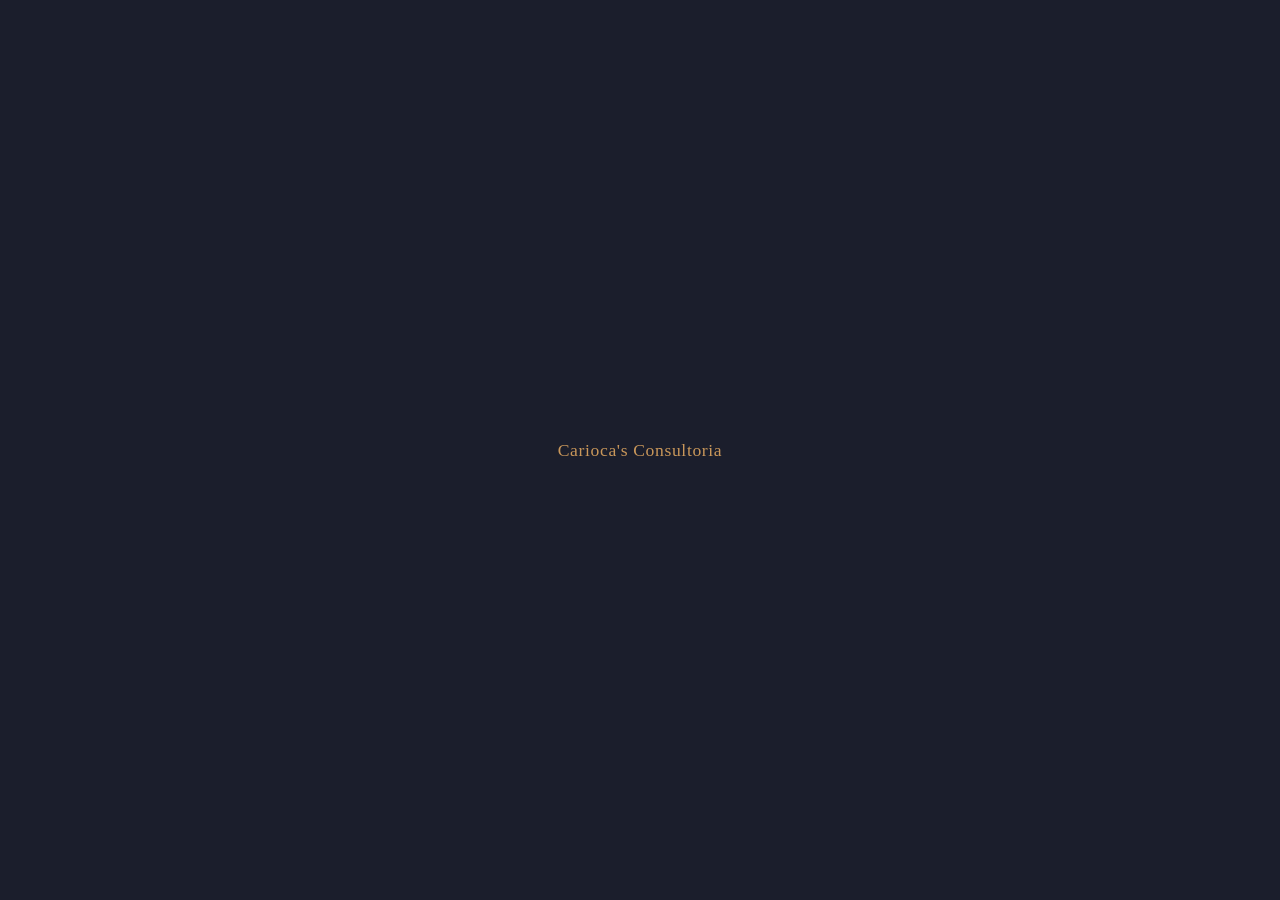
<file: index.html>
<!doctype html>
<html lang="pt-BR">
<head>
<meta charset="utf-8">
<meta name="viewport" content="width=device-width, initial-scale=1">
<title>Carioca's Consultoria</title>
<meta name="robots" content="noindex, nofollow">
<link rel="icon" href="data:image/svg+xml,%3Csvg xmlns='http://www.w3.org/2000/svg' viewBox='0 0 32 32'%3E%3Crect width='32' height='32' fill='%231B1E2C'/%3E%3Ctext x='16' y='22' font-family='Georgia,serif' font-size='14' fill='%23C9975A' text-anchor='middle'%3ECC%3C/text%3E%3C/svg%3E">
<style>
  html, body { margin: 0; height: 100%; }
  body {
    background: #1B1E2C;
    color: #C9975A;
    display: grid;
    place-items: center;
    font-family: "Palatino Linotype", "Book Antiqua", Palatino, Georgia, serif;
    letter-spacing: .04em;
  }
  p { font-size: 1.1rem; margin: 0; }
</style>
</head>
<body><p>Carioca's Consultoria</p></body>
</html>
</file>
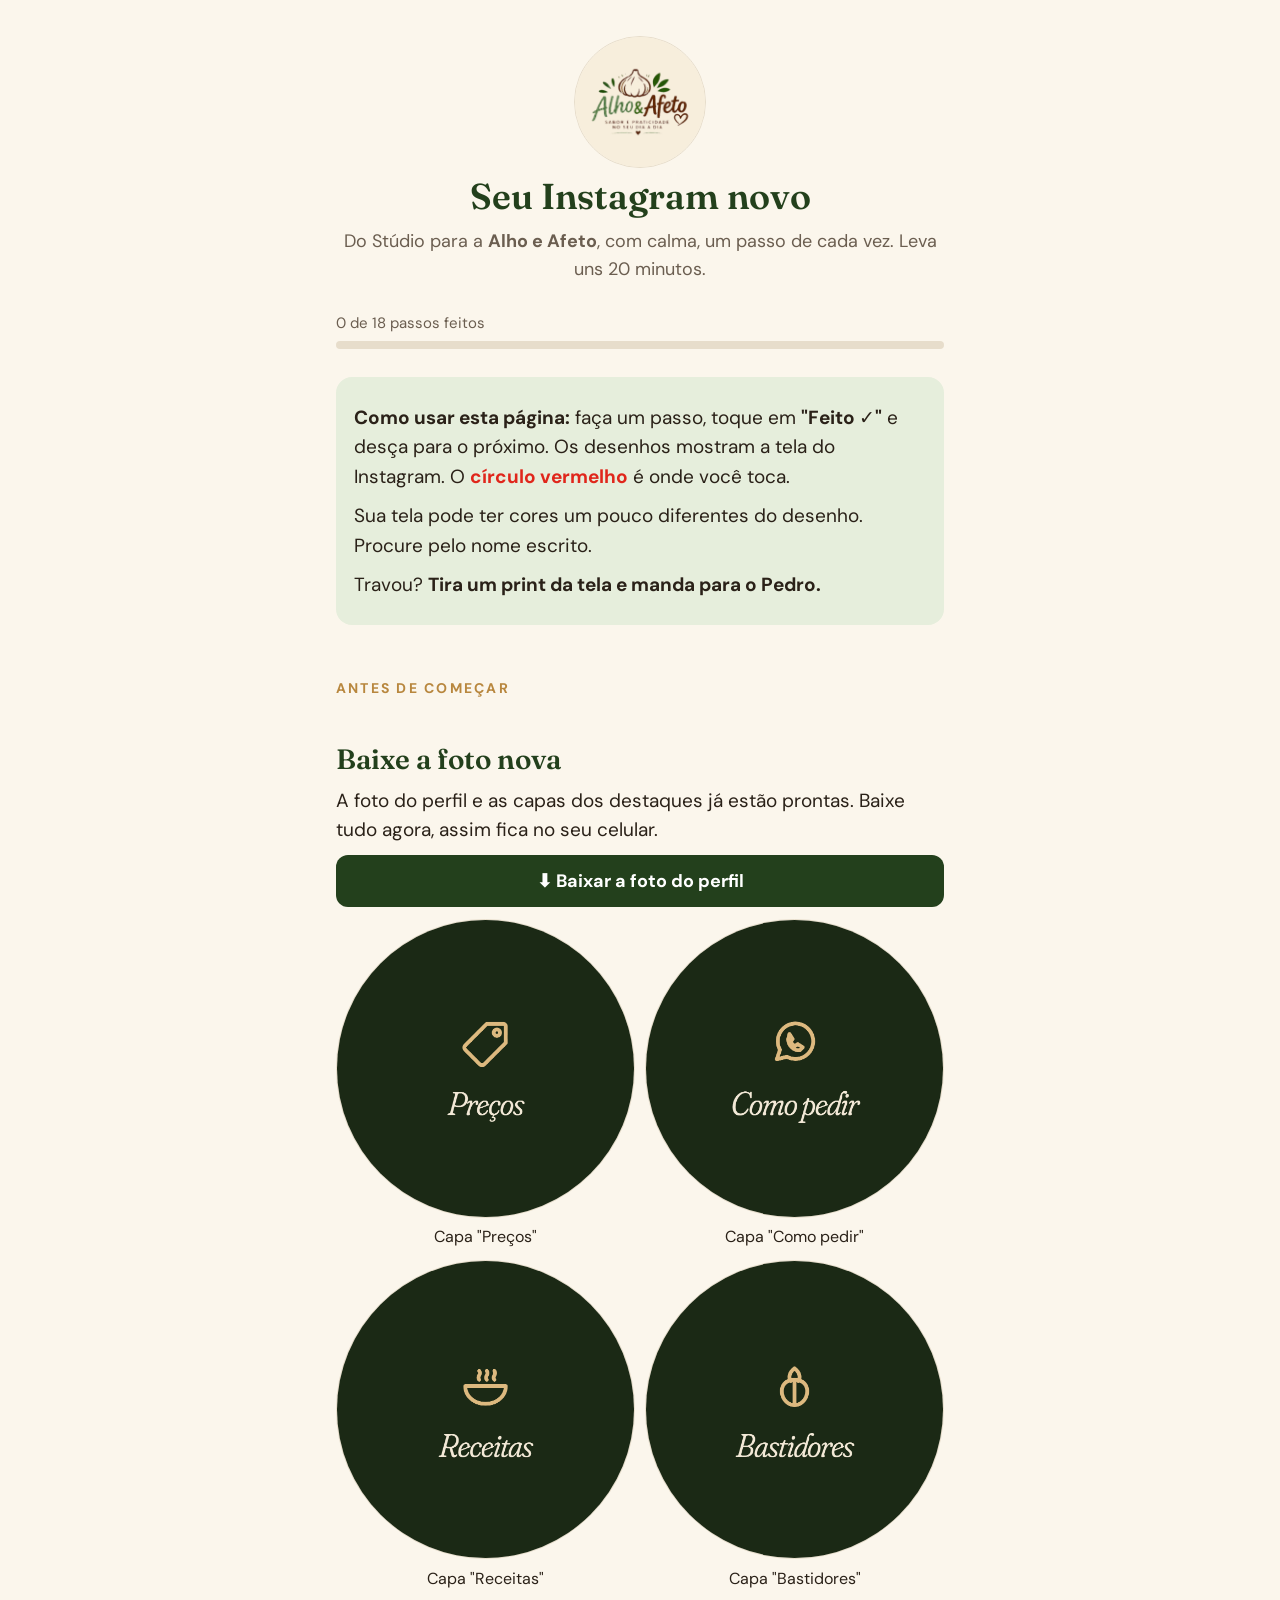
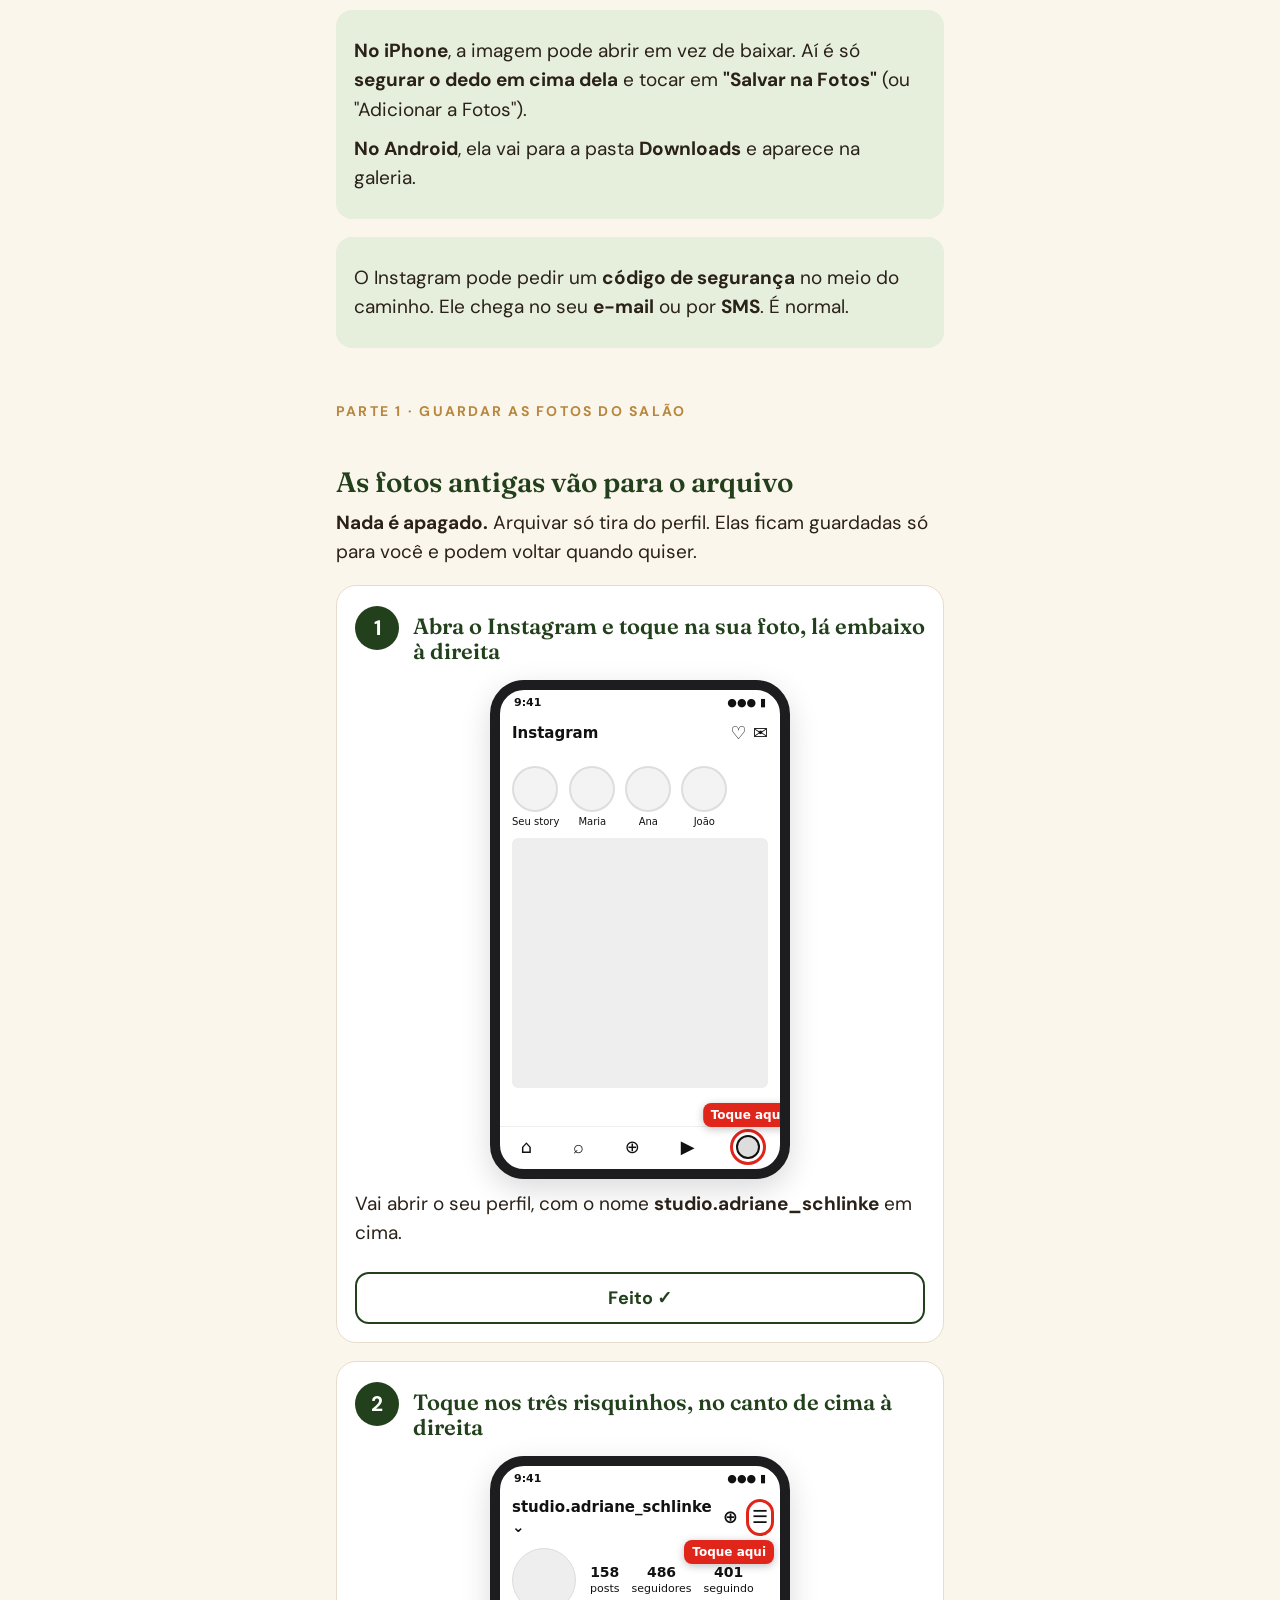
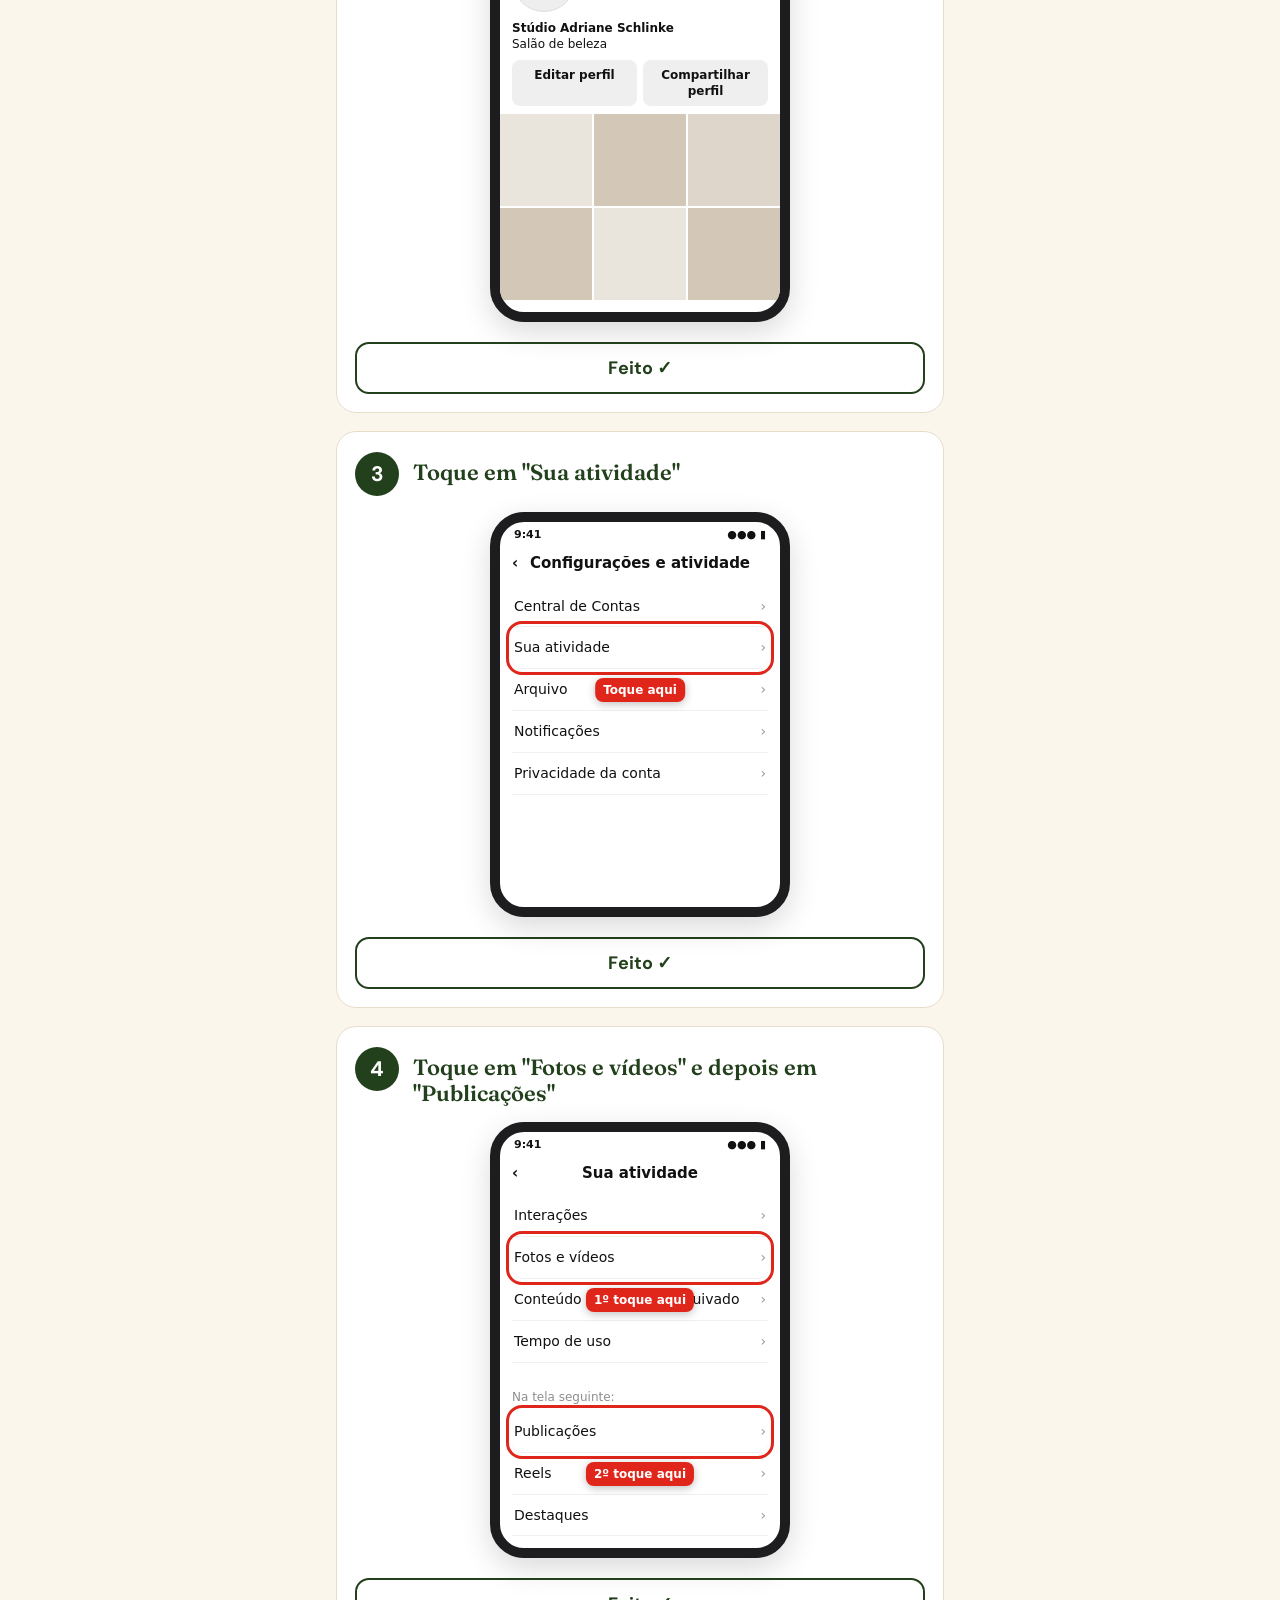
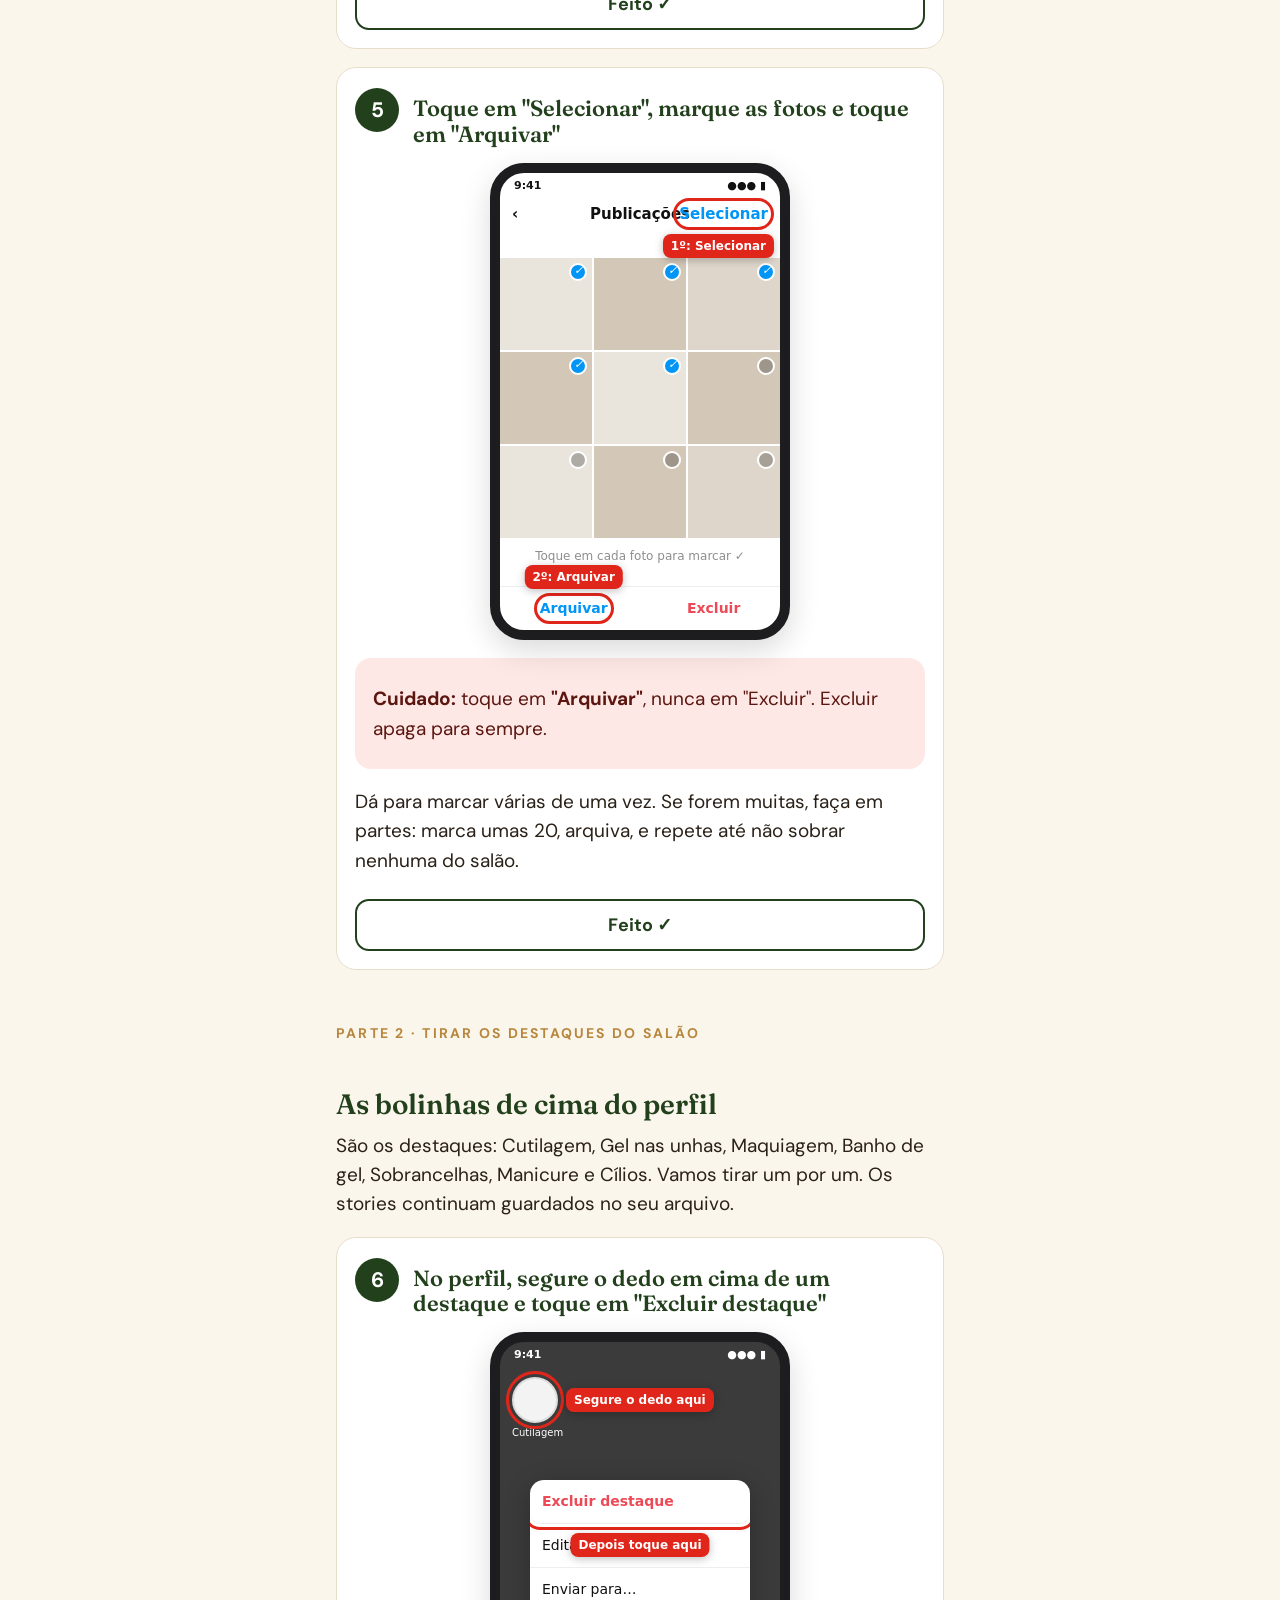
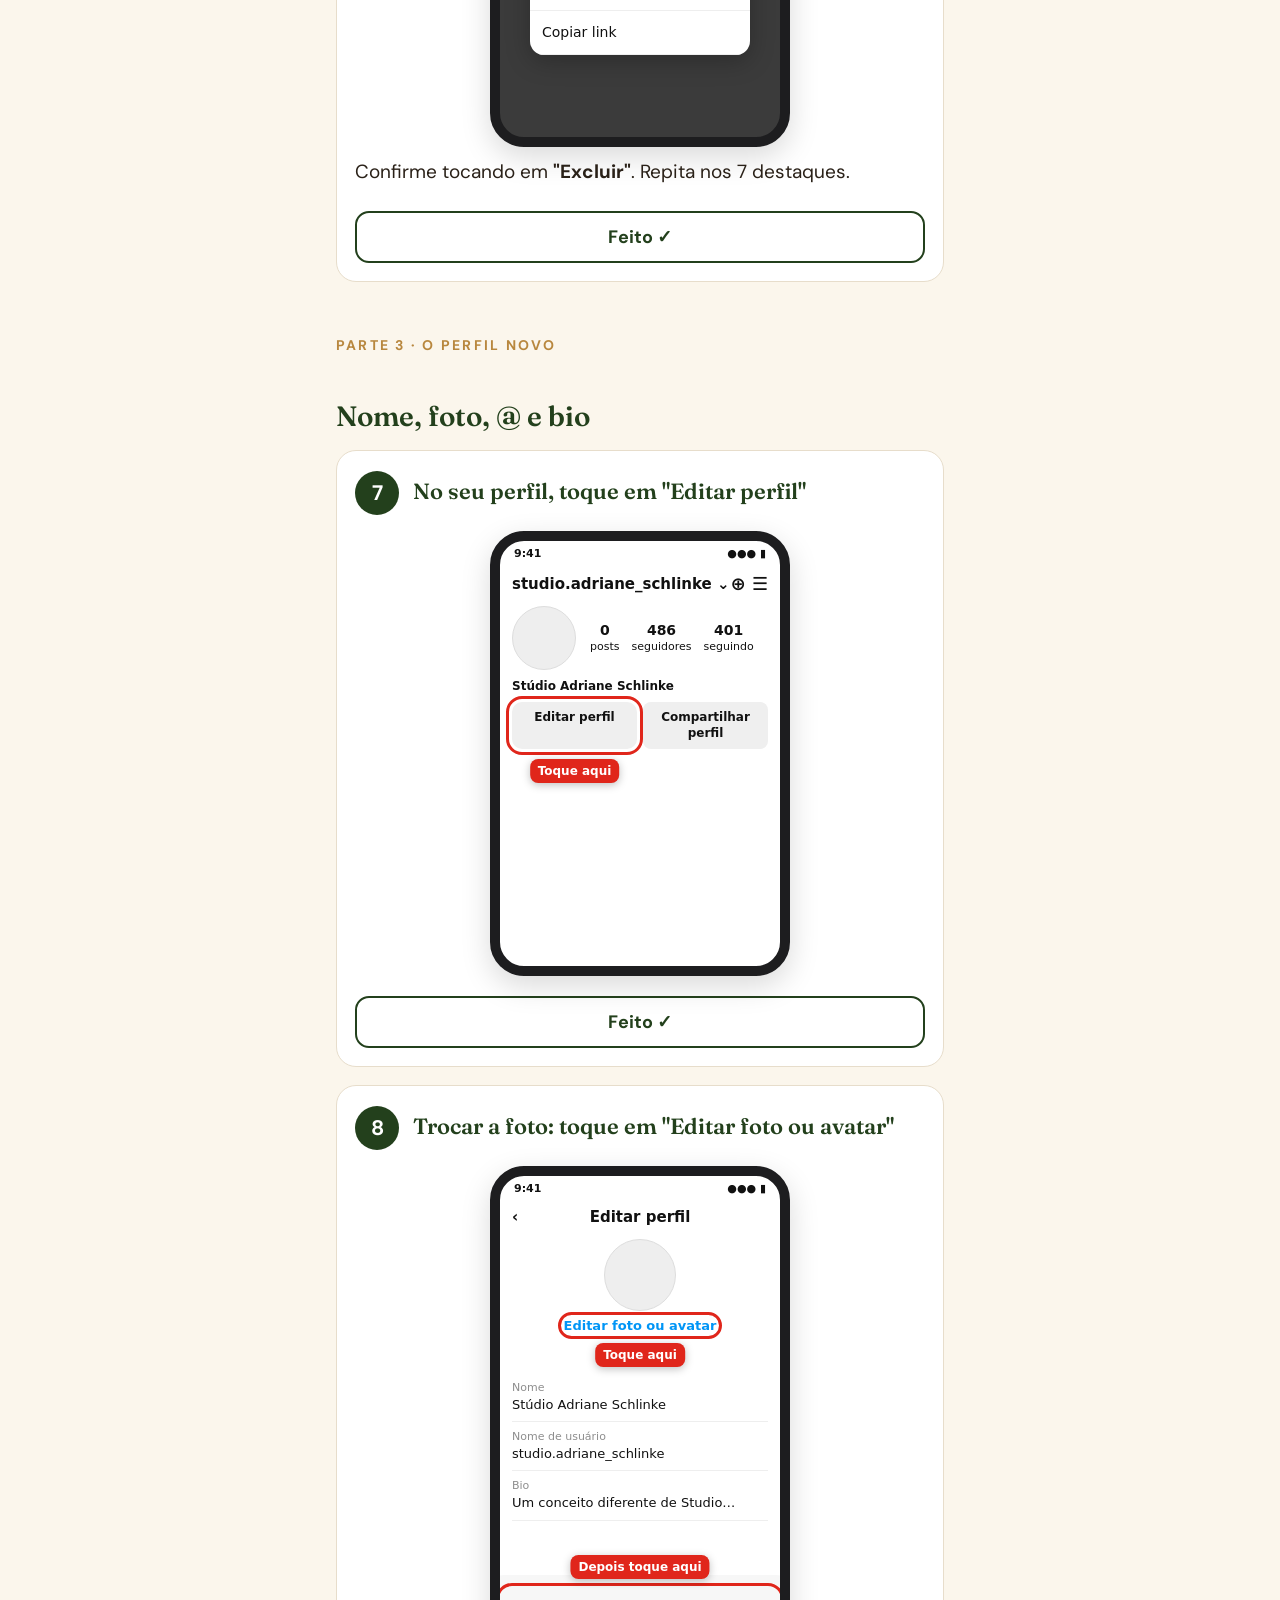
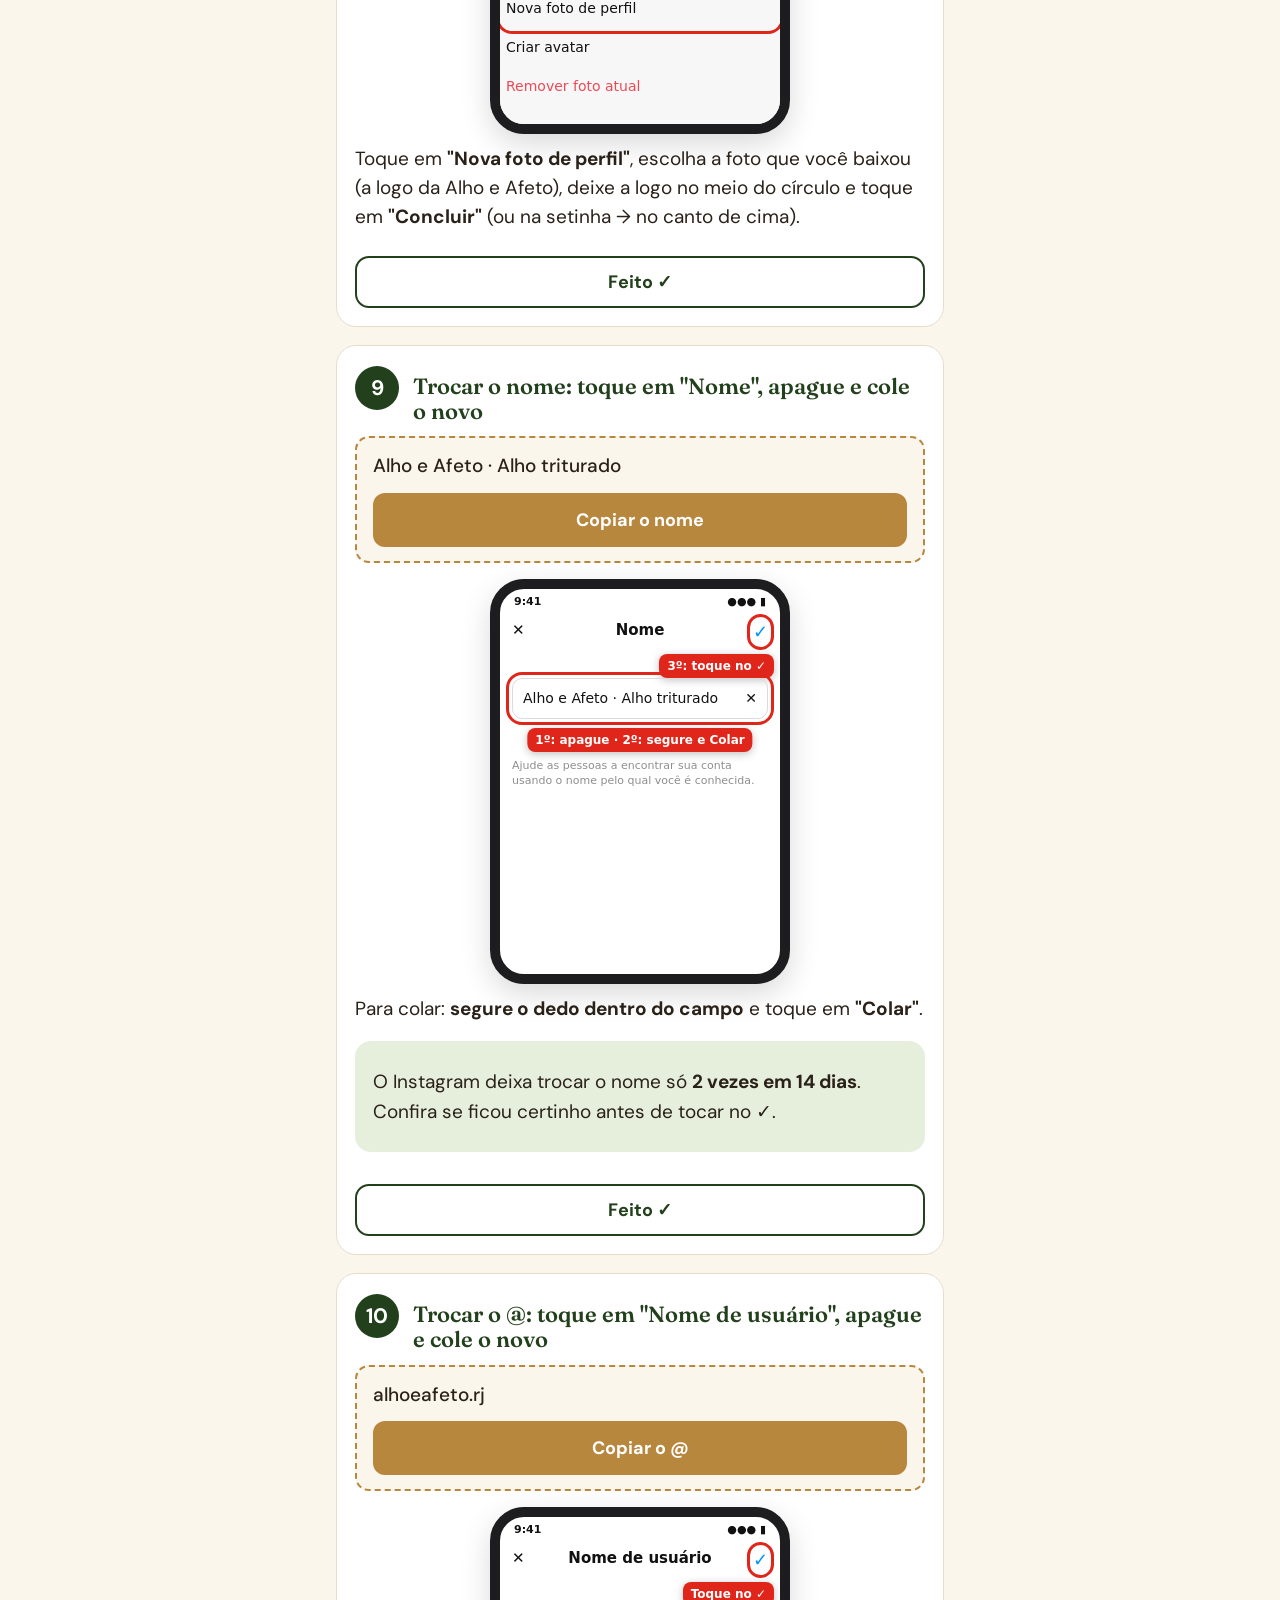
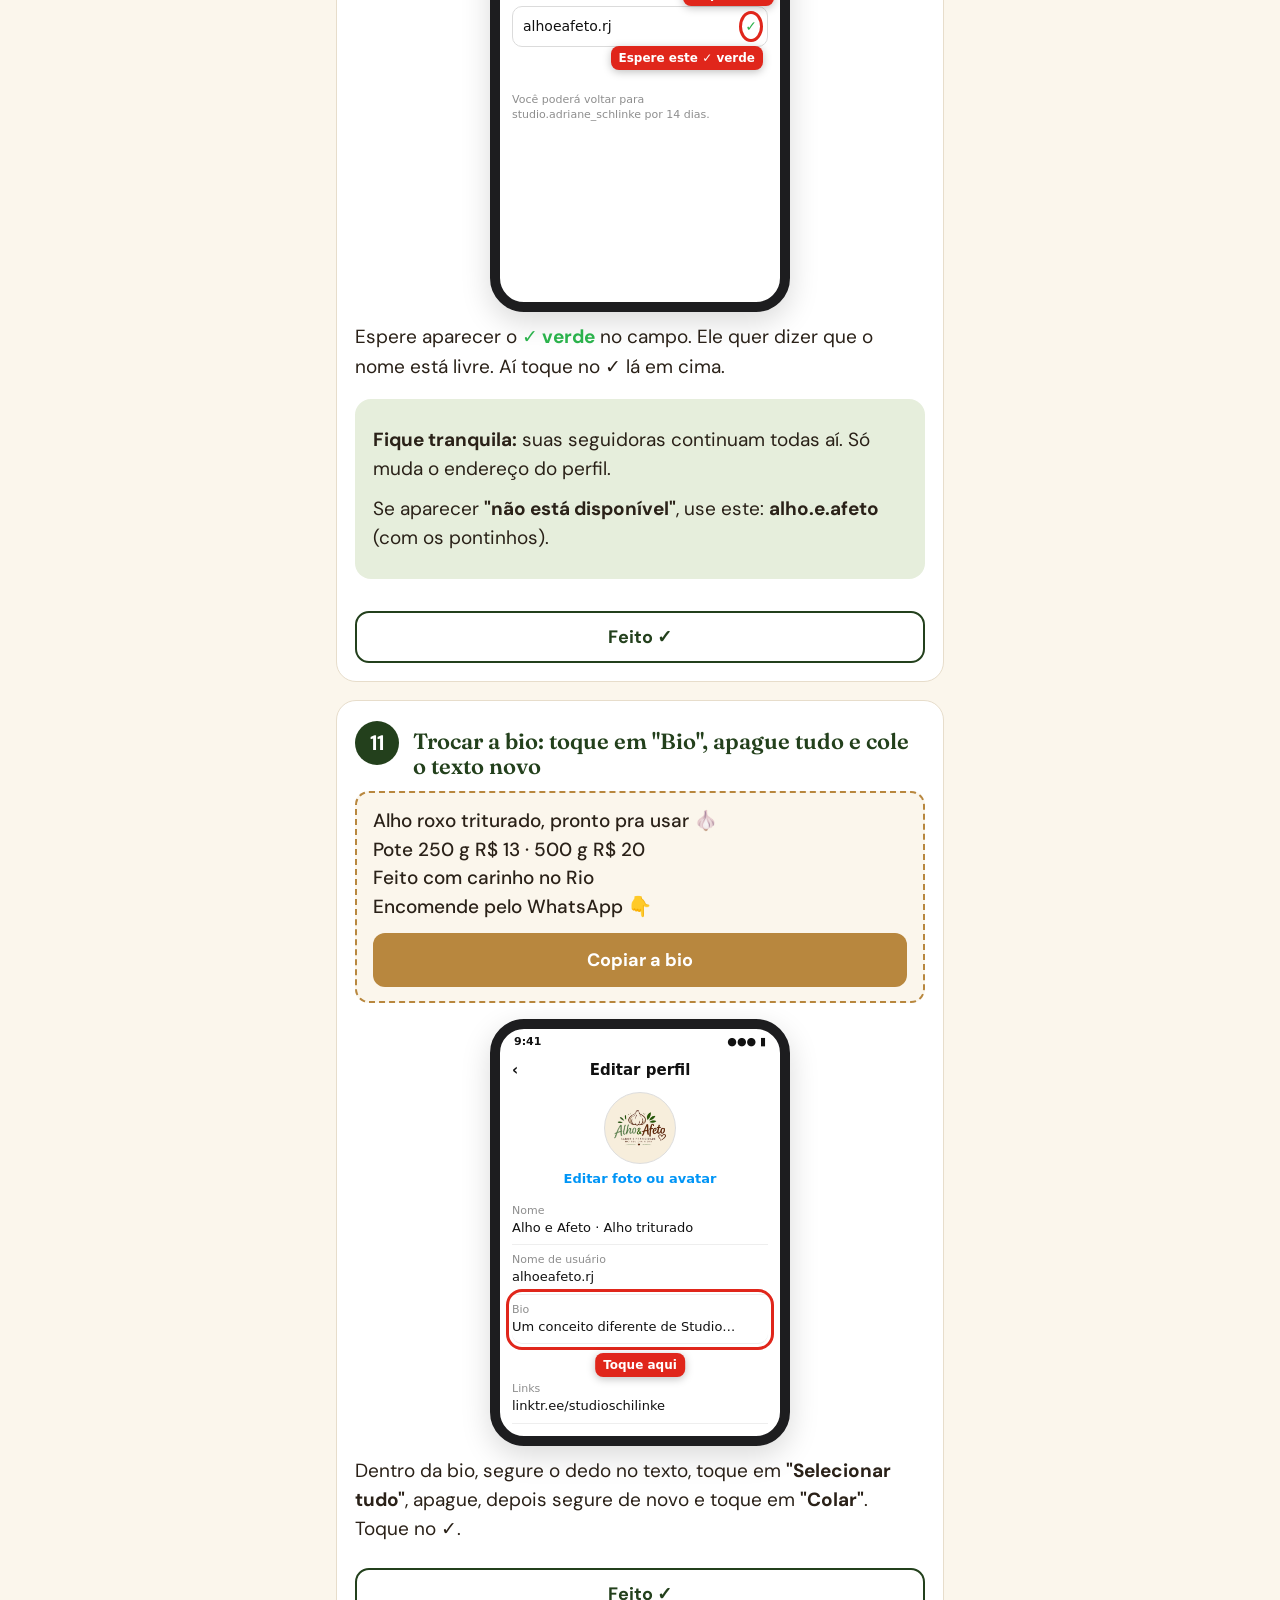
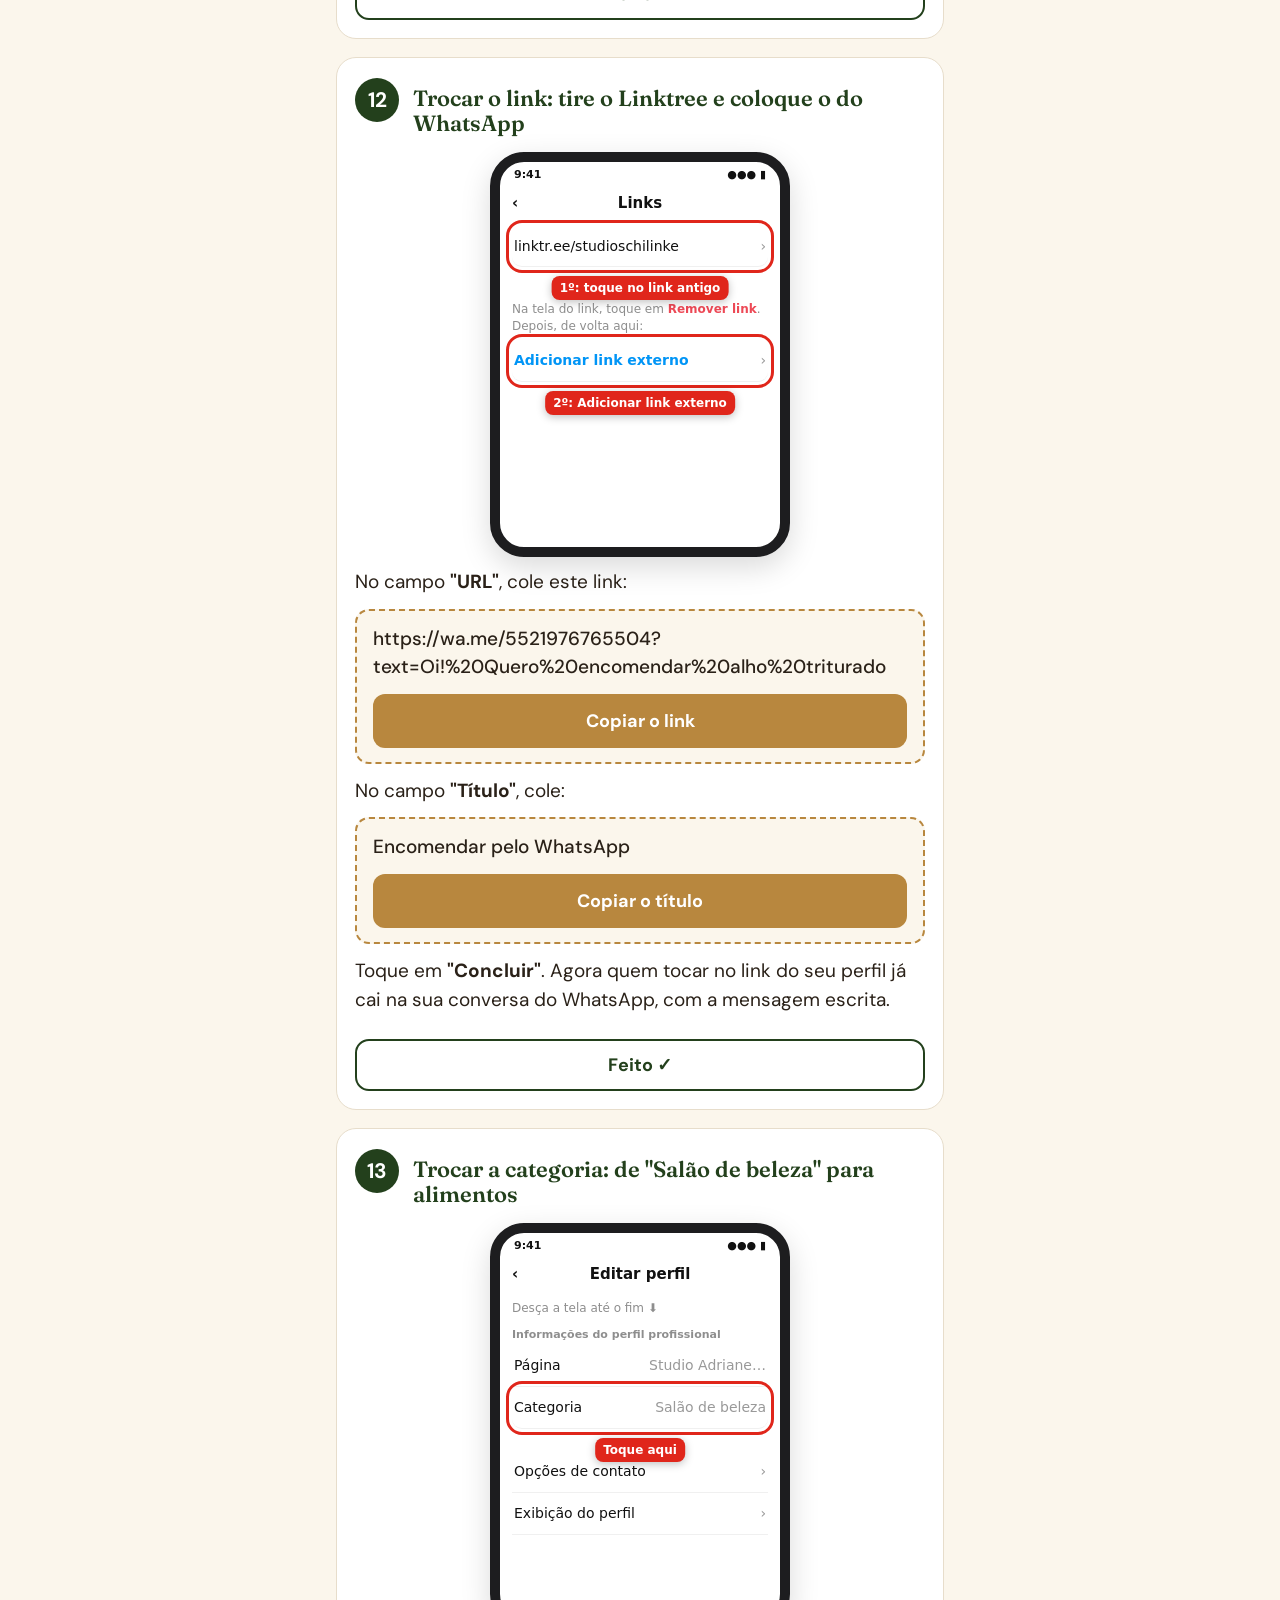
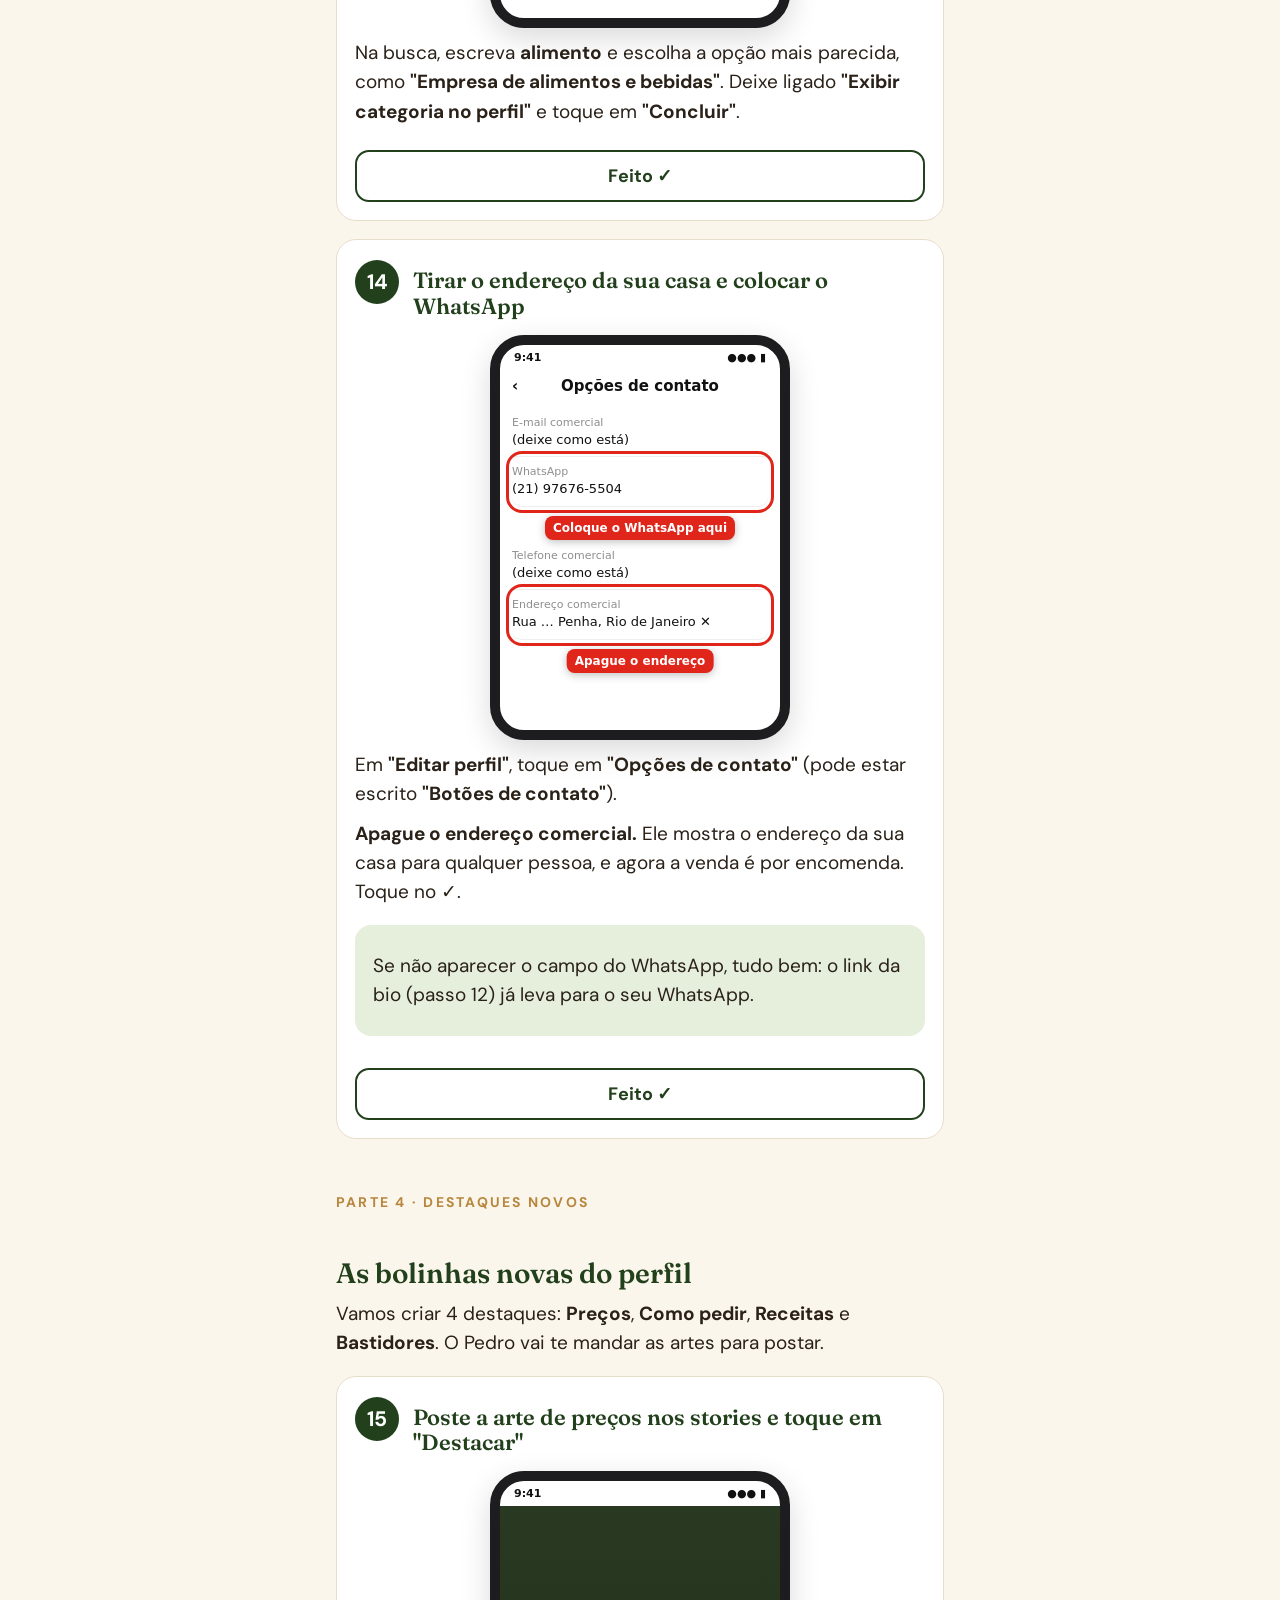
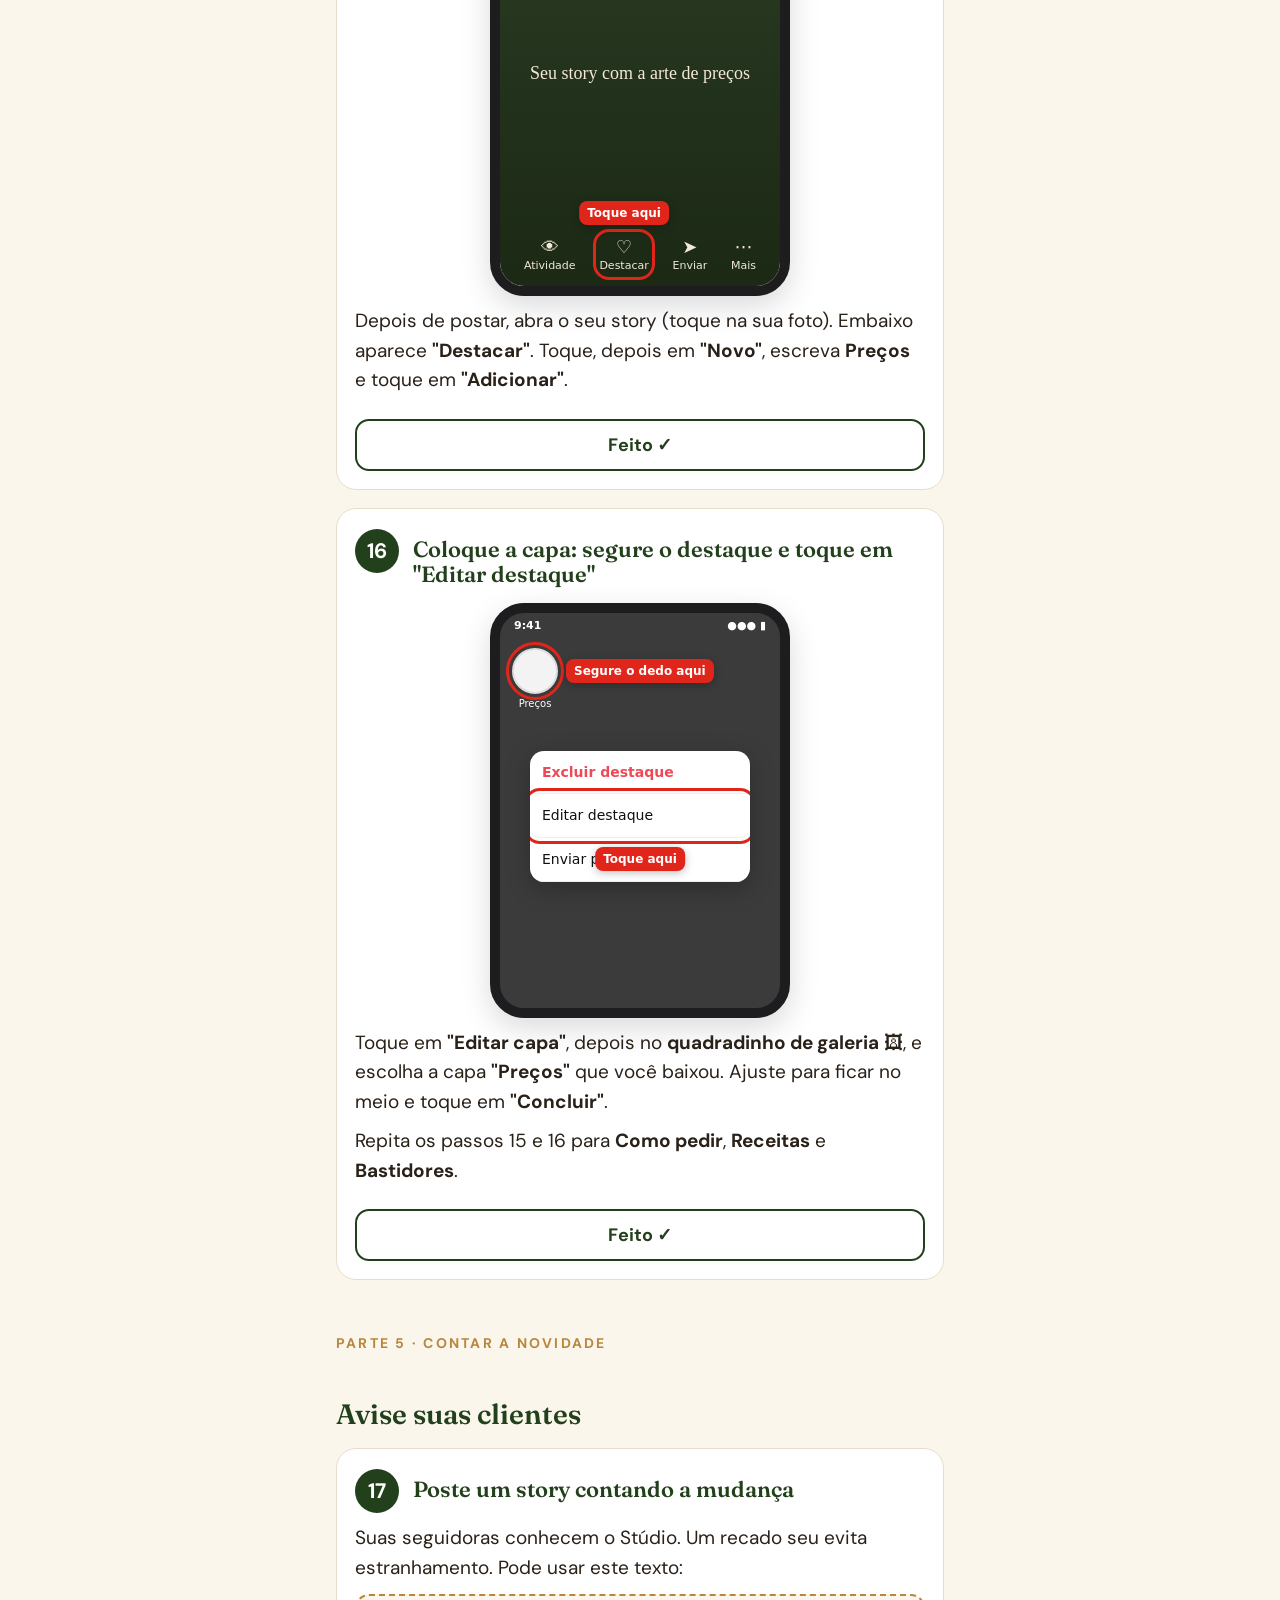
<file: alho-e-afeto/index.html>
<!doctype html>
<html lang="pt-BR">
<head>
<meta charset="utf-8">
<meta name="viewport" content="width=device-width, initial-scale=1">
<meta name="robots" content="noindex, nofollow">
<meta name="theme-color" content="#1B2915">
<title>Seu Instagram novo · Alho e Afeto</title>
<meta property="og:title" content="Seu Instagram novo: Alho e Afeto">
<meta property="og:description" content="Passo a passo, com calma, para transformar o perfil do Stúdio no perfil da Alho e Afeto.">
<meta property="og:image" content="https://pedrohmsr94.github.io/carioca-apresentacoes/alho-e-afeto/foto-perfil.png">
<link rel="icon" href="foto-perfil.png">
<link rel="preconnect" href="https://fonts.googleapis.com">
<link href="https://fonts.googleapis.com/css2?family=DM+Sans:opsz,wght@9..40,400;9..40,500;9..40,700&family=Fraunces:ital,opsz,wght@0,9..144,400;0,9..144,600;1,9..144,400&display=swap" rel="stylesheet">
<style>
:root {
  --fundo: #FBF6EC;
  --cartao: #FFFFFF;
  --texto: #2A2118;
  --suave: #6B5E50;
  --verde: #23401C;
  --verde-claro: #E6EEDC;
  --trigo: #B8873E;
  --alvo: #E0261B;
  --linha: #E7DDCB;
  --ig-azul: #0095F6;
}
@media (prefers-color-scheme: dark) {
  :root:not([data-theme="light"]) {
    --fundo: #17140F; --cartao: #221D16; --texto: #F3EBDD; --suave: #B9AC99;
    --verde: #B9D4A5; --verde-claro: #26331F; --trigo: #E0B571; --linha: #3A3226;
  }
}
:root[data-theme="dark"] {
  --fundo: #17140F; --cartao: #221D16; --texto: #F3EBDD; --suave: #B9AC99;
  --verde: #B9D4A5; --verde-claro: #26331F; --trigo: #E0B571; --linha: #3A3226;
}
* { box-sizing: border-box; }
html { -webkit-text-size-adjust: 100%; }
body { margin: 0; background: var(--fundo); color: var(--texto); font: 400 19px/1.55 'DM Sans', system-ui, sans-serif; }
main { max-width: 640px; margin: 0 auto; padding: 0 16px 80px; }
h1, h2, h3 { font-family: 'Fraunces', Georgia, serif; font-weight: 600; color: var(--verde); line-height: 1.15; margin: 0; }
h1 { font-size: 36px; }
h2 { font-size: 28px; margin: 48px 0 6px; }
h3 { font-size: 22px; }
p { margin: 10px 0; }
strong { font-weight: 700; }
.topo { text-align: center; padding: 36px 0 8px; }
.topo img { width: 132px; height: 132px; border-radius: 50%; border: 1px solid var(--linha); }
.topo p { color: var(--suave); font-size: 18px; }
.aviso { background: var(--verde-claro); border-radius: 16px; padding: 16px 18px; margin: 18px 0; }
.aviso.cuidado { background: #FDE8E6; color: #5C1610; }
@media (prefers-color-scheme: dark) { :root:not([data-theme="light"]) .aviso.cuidado { background: #3D1D19; color: #F6CFCA; } }
.parte-rot { font: 700 14px/1 'DM Sans'; letter-spacing: .16em; text-transform: uppercase; color: var(--trigo); margin-top: 56px; }

/* passo */
.passo { background: var(--cartao); border: 1px solid var(--linha); border-radius: 20px; padding: 20px 18px 18px; margin: 18px 0; }
.passo-cab { display: flex; gap: 14px; align-items: flex-start; }
.num { flex: none; width: 44px; height: 44px; border-radius: 50%; background: var(--verde); color: #fff; font: 700 21px/44px 'DM Sans'; text-align: center; }
@media (prefers-color-scheme: dark) { :root:not([data-theme="light"]) .num { color: #17140F; } }
.passo-cab h3 { padding-top: 8px; }
.passo.feito { opacity: .55; }
.feito-btn { margin-top: 14px; width: 100%; min-height: 52px; border-radius: 14px; border: 2px solid var(--verde); background: transparent; color: var(--verde); font: 700 18px 'DM Sans'; cursor: pointer; }
.passo.feito .feito-btn { background: var(--verde); color: var(--fundo); }

/* textos para copiar */
.copiar { margin: 12px 0; border: 2px dashed var(--trigo); border-radius: 14px; padding: 14px 16px; background: var(--fundo); }
.copiar pre { margin: 0 0 12px; white-space: pre-wrap; overflow-wrap: anywhere; font: 500 19px/1.5 'DM Sans'; color: var(--texto); }
.copiar button, .baixar { display: block; width: 100%; min-height: 52px; border: 0; border-radius: 12px; background: var(--trigo); color: #fff; font: 700 18px 'DM Sans'; cursor: pointer; text-align: center; text-decoration: none; line-height: 52px; }
.baixar { margin: 10px 0; background: var(--verde); }
@media (prefers-color-scheme: dark) { :root:not([data-theme="light"]) .baixar, :root:not([data-theme="light"]) .copiar button { color: #17140F; } }
.capas { display: grid; grid-template-columns: 1fr 1fr; gap: 10px; margin: 12px 0; }
.capas a { display: block; text-align: center; text-decoration: none; color: var(--texto); font-size: 16px; }
.capas img { width: 100%; aspect-ratio: 1; object-fit: cover; object-position: center; border-radius: 50%; border: 1px solid var(--linha); }

/* ── desenho do celular ───────────────────────────────── */
.tela-wrap { display: flex; justify-content: center; margin: 16px 0 6px; }
.tela { width: 100%; max-width: 300px; background: #fff; color: #111; border: 10px solid #1d1d1f; border-radius: 34px; overflow: hidden; font: 400 13px/1.35 system-ui, -apple-system, 'Segoe UI', sans-serif; box-shadow: 0 10px 30px rgba(0,0,0,.15); }
.tela * { font-family: inherit; }
.st { display: flex; justify-content: space-between; padding: 6px 14px 4px; font-size: 11px; font-weight: 600; }
.barra { display: flex; align-items: center; justify-content: space-between; padding: 6px 12px 10px; font-weight: 700; font-size: 15px; }
.barra .icos { display: flex; gap: 14px; font-size: 18px; }
.miolo { padding: 0 12px 12px; min-height: 360px; }
.legenda-tela { text-align: center; color: var(--suave); font-size: 14px; margin: 4px 0 0; }
.perfil-top { display: flex; align-items: center; gap: 14px; }
.av { width: 64px; height: 64px; border-radius: 50%; background: #eee center/cover; flex: none; border: 1px solid #ddd; }
.nums { display: flex; gap: 12px; text-align: center; font-size: 11px; }
.nums b { display: block; font-size: 14px; }
.bio-m { margin: 8px 0; font-size: 12px; }
.btns { display: flex; gap: 6px; margin: 8px 0; }
.btn-m { flex: 1; background: #efefef; border-radius: 8px; text-align: center; padding: 7px 0; font-weight: 600; font-size: 12px; }
.dest { display: flex; gap: 10px; margin: 10px 0; }
.dest div { text-align: center; font-size: 10px; }
.dest i { display: block; width: 46px; height: 46px; border-radius: 50%; border: 2px solid #ddd; background: #f3f3f3 center/cover; margin-bottom: 3px; }
.grade { display: grid; grid-template-columns: repeat(3, 1fr); gap: 2px; margin: 8px -12px 0; }
.grade i { aspect-ratio: 1; background: #e9e4dc; position: relative; }
.grade i:nth-child(3n) { background: #ded6ca; } .grade i:nth-child(2n) { background: #d3c8b8; }
.nav-m { display: flex; justify-content: space-around; align-items: center; border-top: 1px solid #eee; padding: 8px 0 10px; font-size: 18px; }
.nav-m .eu { width: 24px; height: 24px; border-radius: 50%; background: #ddd; border: 2px solid #111; }
.lista-m div { padding: 11px 2px; border-bottom: 1px solid #f0f0f0; display: flex; justify-content: space-between; align-items: center; font-size: 14px; }
.lista-m div span:last-child { color: #999; }
.cab-m { text-align: center; font-weight: 700; font-size: 15px; padding: 6px 0 12px; position: relative; }
.cab-m .esq { position: absolute; left: 0; } .cab-m .dir { position: absolute; right: 0; color: var(--ig-azul); }
.abas-m { display: flex; border-bottom: 1px solid #eee; margin: 0 -12px 2px; font-size: 13px; font-weight: 600; }
.abas-m span { flex: 1; text-align: center; padding: 8px 0; color: #999; } .abas-m span.on { color: #111; border-bottom: 2px solid #111; }
.marca { position: absolute; top: 5px; right: 5px; width: 18px; height: 18px; border-radius: 50%; border: 2px solid #fff; background: rgba(0,0,0,.25); }
.marca.on { background: var(--ig-azul); }
.marca.on::after { content: '✓'; color: #fff; font-size: 11px; position: absolute; left: 3px; top: -1px; }
.rodape-m { display: flex; justify-content: space-around; border-top: 1px solid #eee; padding: 12px 0; font-weight: 700; font-size: 14px; }
.campo-m { border-bottom: 1px solid #eee; padding: 8px 0; }
.campo-m small { display: block; color: #8e8e8e; font-size: 11px; }
.campo-m.vazio small { color: #c7c7c7; }
.foto-ed { text-align: center; margin-bottom: 8px; }
.foto-ed .av { margin: 0 auto 6px; width: 72px; height: 72px; }
.azul { color: var(--ig-azul); font-weight: 600; }
.sec-m { color: #8e8e8e; font-size: 11px; font-weight: 600; margin: 12px 0 2px; }
.folha { margin: 14px -12px 0; background: #f7f7f7; border-radius: 16px 16px 0 0; padding: 14px 14px 18px; }
.folha div { padding: 10px 4px; font-size: 14px; }
.input-m { border: 1px solid #dbdbdb; border-radius: 10px; padding: 10px; font-size: 14px; margin: 6px 0; display: flex; justify-content: space-between; }
.ok-verde { color: #2BB24C; font-weight: 700; }
.menu-flut { margin: 40px auto 0; width: 86%; background: #fff; border-radius: 14px; box-shadow: 0 6px 24px rgba(0,0,0,.25); overflow: hidden; }
.menu-flut div { padding: 12px; border-bottom: 1px solid #eee; font-size: 14px; }
.menu-flut .verm { color: #ED4956; font-weight: 600; }
.escuro { background: #3b3b3b; }
.story-m { height: 380px; margin: 0 -12px; background: linear-gradient(180deg,#2a3a22,#1b2915); color: #f3e9d7; display: flex; flex-direction: column; justify-content: flex-end; padding: 12px; }
.story-m .story-bar { display: flex; justify-content: space-around; font-size: 11px; text-align: center; }
.story-m .story-bar span { display: block; font-size: 18px; }

/* o círculo vermelho que mostra onde tocar */
.alvo { position: relative; outline: 3px solid var(--alvo); outline-offset: 3px; border-radius: 10px; animation: pulso 1.6s ease-in-out infinite; z-index: 2; }
.alvo-r { border-radius: 50%; }
.alvo::after { content: attr(data-dica); position: absolute; z-index: 3; white-space: nowrap; background: var(--alvo); color: #fff; font: 700 12px/1 system-ui, sans-serif; padding: 6px 8px; border-radius: 8px; box-shadow: 0 2px 8px rgba(0,0,0,.25); }
.d-baixo::after { top: calc(100% + 10px); left: 50%; transform: translateX(-50%); }
.d-cima::after { bottom: calc(100% + 10px); left: 50%; transform: translateX(-50%); }
.d-esq::after { right: calc(100% + 10px); top: 50%; transform: translateY(-50%); }
.d-dir::after { left: calc(100% + 10px); top: 50%; transform: translateY(-50%); }
.d-baixo-dir::after { top: calc(100% + 10px); right: -6px; }
@keyframes pulso { 0%, 100% { outline-color: var(--alvo); } 50% { outline-color: rgba(224, 38, 27, .35); } }
@media (prefers-reduced-motion: reduce) { .alvo { animation: none; } }

.fim { text-align: center; }
.ajuda { margin-top: 32px; background: var(--verde); color: var(--fundo); border-radius: 16px; padding: 14px 16px; text-align: center; font-weight: 500; }
.progresso { position: sticky; top: 0; z-index: 9; background: var(--fundo); padding: 10px 0; font-size: 15px; color: var(--suave); }
.progresso .trilho { height: 8px; border-radius: 4px; background: var(--linha); overflow: hidden; margin-top: 6px; }
.progresso .trilho i { display: block; height: 100%; width: 0; background: var(--verde); transition: width .3s; }
</style>
</head>
<body>
<main>

<header class="topo">
  <img src="foto-perfil.png" alt="Logo da Alho e Afeto">
  <h1>Seu Instagram novo</h1>
  <p>Do Stúdio para a <strong>Alho e Afeto</strong>, com calma, um passo de cada vez. Leva uns 20 minutos.</p>
</header>

<div class="progresso" aria-live="polite"><span id="prog-txt">0 de 18 passos feitos</span><div class="trilho"><i id="prog-barra"></i></div></div>

<div class="aviso">
  <p><strong>Como usar esta página:</strong> faça um passo, toque em <strong>"Feito ✓"</strong> e desça para o próximo. Os desenhos mostram a tela do Instagram. O <span style="color:var(--alvo);font-weight:700">círculo vermelho</span> é onde você toca.</p>
  <p>Sua tela pode ter cores um pouco diferentes do desenho. Procure pelo nome escrito.</p>
  <p>Travou? <strong>Tira um print da tela e manda para o Pedro.</strong></p>
</div>

<!-- ═══════════ ANTES ═══════════ -->
<p class="parte-rot">Antes de começar</p>
<h2>Baixe a foto nova</h2>
<p>A foto do perfil e as capas dos destaques já estão prontas. Baixe tudo agora, assim fica no seu celular.</p>

<a class="baixar" href="foto-perfil.png" download="alho-e-afeto-foto-perfil.png">⬇ Baixar a foto do perfil</a>
<div class="capas">
  <a href="destaque-precos.png" download="capa-precos.png"><img src="destaque-precos.png" alt="">Capa "Preços"</a>
  <a href="destaque-como-pedir.png" download="capa-como-pedir.png"><img src="destaque-como-pedir.png" alt="">Capa "Como pedir"</a>
  <a href="destaque-receitas.png" download="capa-receitas.png"><img src="destaque-receitas.png" alt="">Capa "Receitas"</a>
  <a href="destaque-bastidores.png" download="capa-bastidores.png"><img src="destaque-bastidores.png" alt="">Capa "Bastidores"</a>
</div>
<div class="aviso">
  <p><strong>No iPhone</strong>, a imagem pode abrir em vez de baixar. Aí é só <strong>segurar o dedo em cima dela</strong> e tocar em <strong>"Salvar na Fotos"</strong> (ou "Adicionar a Fotos").</p>
  <p><strong>No Android</strong>, ela vai para a pasta <strong>Downloads</strong> e aparece na galeria.</p>
</div>
<div class="aviso">
  <p>O Instagram pode pedir um <strong>código de segurança</strong> no meio do caminho. Ele chega no seu <strong>e-mail</strong> ou por <strong>SMS</strong>. É normal.</p>
</div>

<!-- ═══════════ PARTE 1 ═══════════ -->
<p class="parte-rot">Parte 1 · Guardar as fotos do salão</p>
<h2>As fotos antigas vão para o arquivo</h2>
<p><strong>Nada é apagado.</strong> Arquivar só tira do perfil. Elas ficam guardadas só para você e podem voltar quando quiser.</p>

<section class="passo" data-passo="1">
  <div class="passo-cab"><span class="num">1</span><h3>Abra o Instagram e toque na sua foto, lá embaixo à direita</h3></div>
  <div class="tela-wrap"><div class="tela">
    <div class="st"><span>9:41</span><span>●●● ▮</span></div>
    <div class="barra"><span>Instagram</span><span class="icos">♡ ✉</span></div>
    <div class="miolo">
      <div class="dest"><div><i></i>Seu story</div><div><i></i>Maria</div><div><i></i>Ana</div><div><i></i>João</div></div>
      <div style="height:250px;background:#eee;border-radius:6px"></div>
    </div>
    <div class="nav-m"><span>⌂</span><span>⌕</span><span>⊕</span><span>▶</span><span class="eu alvo alvo-r d-cima" data-dica="Toque aqui"></span></div>
  </div></div>
  <p>Vai abrir o seu perfil, com o nome <strong>studio.adriane_schlinke</strong> em cima.</p>
  <button class="feito-btn">Feito ✓</button>
</section>

<section class="passo" data-passo="2">
  <div class="passo-cab"><span class="num">2</span><h3>Toque nos três risquinhos, no canto de cima à direita</h3></div>
  <div class="tela-wrap"><div class="tela">
    <div class="st"><span>9:41</span><span>●●● ▮</span></div>
    <div class="barra"><span>studio.adriane_schlinke ⌄</span><span class="icos"><span>⊕</span><span class="alvo d-baixo-dir" data-dica="Toque aqui">☰</span></span></div>
    <div class="miolo">
      <div class="perfil-top"><div class="av"></div><div class="nums"><div><b>158</b>posts</div><div><b>486</b>seguidores</div><div><b>401</b>seguindo</div></div></div>
      <div class="bio-m"><b>Stúdio Adriane Schlinke</b><br>Salão de beleza</div>
      <div class="btns"><div class="btn-m">Editar perfil</div><div class="btn-m">Compartilhar perfil</div></div>
      <div class="grade"><i></i><i></i><i></i><i></i><i></i><i></i></div>
    </div>
  </div></div>
  <button class="feito-btn">Feito ✓</button>
</section>

<section class="passo" data-passo="3">
  <div class="passo-cab"><span class="num">3</span><h3>Toque em "Sua atividade"</h3></div>
  <div class="tela-wrap"><div class="tela">
    <div class="st"><span>9:41</span><span>●●● ▮</span></div>
    <div class="miolo">
      <div class="cab-m"><span class="esq">‹</span>Configurações e atividade</div>
      <div class="lista-m">
        <div><span>Central de Contas</span><span>›</span></div>
        <div class="alvo d-baixo" data-dica="Toque aqui"><span>Sua atividade</span><span>›</span></div>
        <div><span>Arquivo</span><span>›</span></div>
        <div><span>Notificações</span><span>›</span></div>
        <div><span>Privacidade da conta</span><span>›</span></div>
      </div>
    </div>
  </div></div>
  <button class="feito-btn">Feito ✓</button>
</section>

<section class="passo" data-passo="4">
  <div class="passo-cab"><span class="num">4</span><h3>Toque em "Fotos e vídeos" e depois em "Publicações"</h3></div>
  <div class="tela-wrap"><div class="tela">
    <div class="st"><span>9:41</span><span>●●● ▮</span></div>
    <div class="miolo">
      <div class="cab-m"><span class="esq">‹</span>Sua atividade</div>
      <div class="lista-m">
        <div><span>Interações</span><span>›</span></div>
        <div class="alvo d-baixo" data-dica="1º toque aqui"><span>Fotos e vídeos</span><span>›</span></div>
        <div><span>Conteúdo removido e arquivado</span><span>›</span></div>
        <div><span>Tempo de uso</span><span>›</span></div>
      </div>
      <p style="margin:26px 0 6px;color:#8e8e8e;font-size:12px">Na tela seguinte:</p>
      <div class="lista-m">
        <div class="alvo d-baixo" data-dica="2º toque aqui"><span>Publicações</span><span>›</span></div>
        <div><span>Reels</span><span>›</span></div>
        <div><span>Destaques</span><span>›</span></div>
      </div>
    </div>
  </div></div>
  <button class="feito-btn">Feito ✓</button>
</section>

<section class="passo" data-passo="5">
  <div class="passo-cab"><span class="num">5</span><h3>Toque em "Selecionar", marque as fotos e toque em "Arquivar"</h3></div>
  <div class="tela-wrap"><div class="tela">
    <div class="st"><span>9:41</span><span>●●● ▮</span></div>
    <div class="miolo">
      <div class="cab-m"><span class="esq">‹</span>Publicações<span class="dir alvo d-baixo-dir" data-dica="1º: Selecionar">Selecionar</span></div>
      <div class="grade" style="margin-top:22px"><i><span class="marca on"></span></i><i><span class="marca on"></span></i><i><span class="marca on"></span></i><i><span class="marca on"></span></i><i><span class="marca on"></span></i><i><span class="marca"></span></i><i><span class="marca"></span></i><i><span class="marca"></span></i><i><span class="marca"></span></i></div>
      <p style="text-align:center;color:#8e8e8e;font-size:12px;margin:10px 0">Toque em cada foto para marcar ✓</p>
    </div>
    <div class="rodape-m"><span class="azul alvo d-cima" data-dica="2º: Arquivar">Arquivar</span><span style="color:#ED4956">Excluir</span></div>
  </div></div>
  <div class="aviso cuidado"><p><strong>Cuidado:</strong> toque em <strong>"Arquivar"</strong>, nunca em "Excluir". Excluir apaga para sempre.</p></div>
  <p>Dá para marcar várias de uma vez. Se forem muitas, faça em partes: marca umas 20, arquiva, e repete até não sobrar nenhuma do salão.</p>
  <button class="feito-btn">Feito ✓</button>
</section>

<!-- ═══════════ PARTE 2 ═══════════ -->
<p class="parte-rot">Parte 2 · Tirar os destaques do salão</p>
<h2>As bolinhas de cima do perfil</h2>
<p>São os destaques: Cutilagem, Gel nas unhas, Maquiagem, Banho de gel, Sobrancelhas, Manicure e Cílios. Vamos tirar um por um. Os stories continuam guardados no seu arquivo.</p>

<section class="passo" data-passo="6">
  <div class="passo-cab"><span class="num">6</span><h3>No perfil, segure o dedo em cima de um destaque e toque em "Excluir destaque"</h3></div>
  <div class="tela-wrap"><div class="tela escuro">
    <div class="st" style="color:#fff"><span>9:41</span><span>●●● ▮</span></div>
    <div class="miolo">
      <div class="dest" style="color:#fff"><div><i class="alvo alvo-r d-dir" data-dica="Segure o dedo aqui"></i>Cutilagem</div></div>
      <div class="menu-flut">
        <div class="verm alvo d-baixo" data-dica="Depois toque aqui">Excluir destaque</div>
        <div>Editar destaque</div>
        <div>Enviar para…</div>
        <div>Copiar link</div>
      </div>
    </div>
  </div></div>
  <p>Confirme tocando em <strong>"Excluir"</strong>. Repita nos 7 destaques.</p>
  <button class="feito-btn">Feito ✓</button>
</section>

<!-- ═══════════ PARTE 3 ═══════════ -->
<p class="parte-rot">Parte 3 · O perfil novo</p>
<h2>Nome, foto, @ e bio</h2>

<section class="passo" data-passo="7">
  <div class="passo-cab"><span class="num">7</span><h3>No seu perfil, toque em "Editar perfil"</h3></div>
  <div class="tela-wrap"><div class="tela">
    <div class="st"><span>9:41</span><span>●●● ▮</span></div>
    <div class="barra"><span>studio.adriane_schlinke ⌄</span><span class="icos">⊕ ☰</span></div>
    <div class="miolo">
      <div class="perfil-top"><div class="av"></div><div class="nums"><div><b>0</b>posts</div><div><b>486</b>seguidores</div><div><b>401</b>seguindo</div></div></div>
      <div class="bio-m"><b>Stúdio Adriane Schlinke</b></div>
      <div class="btns"><div class="btn-m alvo d-baixo" data-dica="Toque aqui">Editar perfil</div><div class="btn-m">Compartilhar perfil</div></div>
    </div>
  </div></div>
  <button class="feito-btn">Feito ✓</button>
</section>

<section class="passo" data-passo="8">
  <div class="passo-cab"><span class="num">8</span><h3>Trocar a foto: toque em "Editar foto ou avatar"</h3></div>
  <div class="tela-wrap"><div class="tela">
    <div class="st"><span>9:41</span><span>●●● ▮</span></div>
    <div class="miolo">
      <div class="cab-m"><span class="esq">‹</span>Editar perfil</div>
      <div class="foto-ed"><div class="av"></div><span class="azul alvo d-baixo" data-dica="Toque aqui">Editar foto ou avatar</span></div>
      <div style="height:30px"></div>
      <div class="campo-m"><small>Nome</small>Stúdio Adriane Schlinke</div>
      <div class="campo-m"><small>Nome de usuário</small>studio.adriane_schlinke</div>
      <div class="campo-m"><small>Bio</small>Um conceito diferente de Studio…</div>
    </div>
    <div class="folha">
      <div class="alvo d-cima" data-dica="Depois toque aqui">Nova foto de perfil</div>
      <div>Criar avatar</div>
      <div style="color:#ED4956">Remover foto atual</div>
    </div>
  </div></div>
  <p>Toque em <strong>"Nova foto de perfil"</strong>, escolha a foto que você baixou (a logo da Alho e Afeto), deixe a logo no meio do círculo e toque em <strong>"Concluir"</strong> (ou na setinha → no canto de cima).</p>
  <button class="feito-btn">Feito ✓</button>
</section>

<section class="passo" data-passo="9">
  <div class="passo-cab"><span class="num">9</span><h3>Trocar o nome: toque em "Nome", apague e cole o novo</h3></div>
  <div class="copiar"><pre id="t-nome">Alho e Afeto · Alho triturado</pre><button data-copiar="t-nome">Copiar o nome</button></div>
  <div class="tela-wrap"><div class="tela">
    <div class="st"><span>9:41</span><span>●●● ▮</span></div>
    <div class="miolo">
      <div class="cab-m"><span class="esq">✕</span>Nome<span class="dir alvo d-baixo-dir" data-dica="3º: toque no ✓" style="font-size:18px">✓</span></div>
      <div class="input-m alvo d-baixo" data-dica="1º: apague · 2º: segure e Colar" style="margin-top:26px"><span>Alho e Afeto · Alho triturado</span><span>✕</span></div>
      <p style="color:#8e8e8e;font-size:11px;margin-top:40px">Ajude as pessoas a encontrar sua conta usando o nome pelo qual você é conhecida.</p>
    </div>
  </div></div>
  <p>Para colar: <strong>segure o dedo dentro do campo</strong> e toque em <strong>"Colar"</strong>.</p>
  <div class="aviso"><p>O Instagram deixa trocar o nome só <strong>2 vezes em 14 dias</strong>. Confira se ficou certinho antes de tocar no ✓.</p></div>
  <button class="feito-btn">Feito ✓</button>
</section>

<section class="passo" data-passo="10">
  <div class="passo-cab"><span class="num">10</span><h3>Trocar o @: toque em "Nome de usuário", apague e cole o novo</h3></div>
  <div class="copiar"><pre id="t-user">alhoeafeto.rj</pre><button data-copiar="t-user">Copiar o @</button></div>
  <div class="tela-wrap"><div class="tela">
    <div class="st"><span>9:41</span><span>●●● ▮</span></div>
    <div class="miolo">
      <div class="cab-m"><span class="esq">✕</span>Nome de usuário<span class="dir alvo d-baixo-dir" data-dica="Toque no ✓" style="font-size:18px">✓</span></div>
      <div class="input-m" style="margin-top:26px"><span>alhoeafeto.rj</span><span class="ok-verde alvo alvo-r d-baixo-dir" data-dica="Espere este ✓ verde">✓</span></div>
      <p style="color:#8e8e8e;font-size:11px;margin-top:46px">Você poderá voltar para studio.adriane_schlinke por 14 dias.</p>
    </div>
  </div></div>
  <p>Espere aparecer o <strong style="color:#2BB24C">✓ verde</strong> no campo. Ele quer dizer que o nome está livre. Aí toque no ✓ lá em cima.</p>
  <div class="aviso"><p><strong>Fique tranquila:</strong> suas seguidoras continuam todas aí. Só muda o endereço do perfil.</p>
  <p>Se aparecer <strong>"não está disponível"</strong>, use este: <strong>alho.e.afeto</strong> (com os pontinhos).</p></div>
  <button class="feito-btn">Feito ✓</button>
</section>

<section class="passo" data-passo="11">
  <div class="passo-cab"><span class="num">11</span><h3>Trocar a bio: toque em "Bio", apague tudo e cole o texto novo</h3></div>
  <div class="copiar"><pre id="t-bio">Alho roxo triturado, pronto pra usar 🧄
Pote 250 g R$ 13 · 500 g R$ 20
Feito com carinho no Rio
Encomende pelo WhatsApp 👇</pre><button data-copiar="t-bio">Copiar a bio</button></div>
  <div class="tela-wrap"><div class="tela">
    <div class="st"><span>9:41</span><span>●●● ▮</span></div>
    <div class="miolo">
      <div class="cab-m"><span class="esq">‹</span>Editar perfil</div>
      <div class="foto-ed"><div class="av" style="background-image:url(foto-perfil.png)"></div><span class="azul">Editar foto ou avatar</span></div>
      <div class="campo-m"><small>Nome</small>Alho e Afeto · Alho triturado</div>
      <div class="campo-m"><small>Nome de usuário</small>alhoeafeto.rj</div>
      <div class="campo-m alvo d-baixo" data-dica="Toque aqui"><small>Bio</small>Um conceito diferente de Studio…</div>
      <div class="campo-m" style="margin-top:30px"><small>Links</small>linktr.ee/studioschilinke</div>
    </div>
  </div></div>
  <p>Dentro da bio, segure o dedo no texto, toque em <strong>"Selecionar tudo"</strong>, apague, depois segure de novo e toque em <strong>"Colar"</strong>. Toque no ✓.</p>
  <button class="feito-btn">Feito ✓</button>
</section>

<section class="passo" data-passo="12">
  <div class="passo-cab"><span class="num">12</span><h3>Trocar o link: tire o Linktree e coloque o do WhatsApp</h3></div>
  <div class="tela-wrap"><div class="tela">
    <div class="st"><span>9:41</span><span>●●● ▮</span></div>
    <div class="miolo">
      <div class="cab-m"><span class="esq">‹</span>Links</div>
      <div class="lista-m">
        <div class="alvo d-baixo" data-dica="1º: toque no link antigo"><span>linktr.ee/studioschilinke</span><span>›</span></div>
      </div>
      <p style="color:#8e8e8e;font-size:12px;margin:34px 0 6px">Na tela do link, toque em <b style="color:#ED4956">Remover link</b>. Depois, de volta aqui:</p>
      <div class="lista-m">
        <div class="alvo d-baixo" data-dica="2º: Adicionar link externo"><span class="azul">Adicionar link externo</span><span>›</span></div>
      </div>
    </div>
  </div></div>
  <p>No campo <strong>"URL"</strong>, cole este link:</p>
  <div class="copiar"><pre id="t-link">https://wa.me/5521976765504?text=Oi!%20Quero%20encomendar%20alho%20triturado</pre><button data-copiar="t-link">Copiar o link</button></div>
  <p>No campo <strong>"Título"</strong>, cole:</p>
  <div class="copiar"><pre id="t-titulo">Encomendar pelo WhatsApp</pre><button data-copiar="t-titulo">Copiar o título</button></div>
  <p>Toque em <strong>"Concluir"</strong>. Agora quem tocar no link do seu perfil já cai na sua conversa do WhatsApp, com a mensagem escrita.</p>
  <button class="feito-btn">Feito ✓</button>
</section>

<section class="passo" data-passo="13">
  <div class="passo-cab"><span class="num">13</span><h3>Trocar a categoria: de "Salão de beleza" para alimentos</h3></div>
  <div class="tela-wrap"><div class="tela">
    <div class="st"><span>9:41</span><span>●●● ▮</span></div>
    <div class="miolo">
      <div class="cab-m"><span class="esq">‹</span>Editar perfil</div>
      <p style="color:#8e8e8e;font-size:12px;margin:4px 0 8px">Desça a tela até o fim ⬇</p>
      <div class="sec-m">Informações do perfil profissional</div>
      <div class="lista-m">
        <div><span>Página</span><span>Studio Adriane…</span></div>
        <div class="alvo d-baixo" data-dica="Toque aqui"><span>Categoria</span><span>Salão de beleza</span></div>
        <div style="margin-top:22px"><span>Opções de contato</span><span>›</span></div>
        <div><span>Exibição do perfil</span><span>›</span></div>
      </div>
    </div>
  </div></div>
  <p>Na busca, escreva <strong>alimento</strong> e escolha a opção mais parecida, como <strong>"Empresa de alimentos e bebidas"</strong>. Deixe ligado <strong>"Exibir categoria no perfil"</strong> e toque em <strong>"Concluir"</strong>.</p>
  <button class="feito-btn">Feito ✓</button>
</section>

<section class="passo" data-passo="14">
  <div class="passo-cab"><span class="num">14</span><h3>Tirar o endereço da sua casa e colocar o WhatsApp</h3></div>
  <div class="tela-wrap"><div class="tela">
    <div class="st"><span>9:41</span><span>●●● ▮</span></div>
    <div class="miolo">
      <div class="cab-m"><span class="esq">‹</span>Opções de contato</div>
      <div class="campo-m"><small>E-mail comercial</small>(deixe como está)</div>
      <div class="campo-m alvo d-baixo" data-dica="Coloque o WhatsApp aqui"><small>WhatsApp</small>(21) 97676-5504</div>
      <div class="campo-m" style="margin-top:34px"><small>Telefone comercial</small>(deixe como está)</div>
      <div class="campo-m alvo d-baixo" data-dica="Apague o endereço"><small>Endereço comercial</small>Rua … Penha, Rio de Janeiro ✕</div>
    </div>
  </div></div>
  <p>Em <strong>"Editar perfil"</strong>, toque em <strong>"Opções de contato"</strong> (pode estar escrito <strong>"Botões de contato"</strong>).</p>
  <p><strong>Apague o endereço comercial.</strong> Ele mostra o endereço da sua casa para qualquer pessoa, e agora a venda é por encomenda. Toque no ✓.</p>
  <div class="aviso"><p>Se não aparecer o campo do WhatsApp, tudo bem: o link da bio (passo 12) já leva para o seu WhatsApp.</p></div>
  <button class="feito-btn">Feito ✓</button>
</section>

<!-- ═══════════ PARTE 4 ═══════════ -->
<p class="parte-rot">Parte 4 · Destaques novos</p>
<h2>As bolinhas novas do perfil</h2>
<p>Vamos criar 4 destaques: <strong>Preços</strong>, <strong>Como pedir</strong>, <strong>Receitas</strong> e <strong>Bastidores</strong>. O Pedro vai te mandar as artes para postar.</p>

<section class="passo" data-passo="15">
  <div class="passo-cab"><span class="num">15</span><h3>Poste a arte de preços nos stories e toque em "Destacar"</h3></div>
  <div class="tela-wrap"><div class="tela">
    <div class="st"><span>9:41</span><span>●●● ▮</span></div>
    <div class="miolo" style="padding-bottom:0">
      <div class="story-m">
        <p style="text-align:center;font-family:Georgia,serif;font-size:18px;margin:0 0 150px">Seu story com a arte de preços</p>
        <div class="story-bar"><div><span>👁</span>Atividade</div><div class="alvo d-cima" data-dica="Toque aqui"><span>♡</span>Destacar</div><div><span>➤</span>Enviar</div><div><span>⋯</span>Mais</div></div>
      </div>
    </div>
  </div></div>
  <p>Depois de postar, abra o seu story (toque na sua foto). Embaixo aparece <strong>"Destacar"</strong>. Toque, depois em <strong>"Novo"</strong>, escreva <strong>Preços</strong> e toque em <strong>"Adicionar"</strong>.</p>
  <button class="feito-btn">Feito ✓</button>
</section>

<section class="passo" data-passo="16">
  <div class="passo-cab"><span class="num">16</span><h3>Coloque a capa: segure o destaque e toque em "Editar destaque"</h3></div>
  <div class="tela-wrap"><div class="tela escuro">
    <div class="st" style="color:#fff"><span>9:41</span><span>●●● ▮</span></div>
    <div class="miolo">
      <div class="dest" style="color:#fff"><div><i class="alvo alvo-r d-dir" data-dica="Segure o dedo aqui"></i>Preços</div></div>
      <div class="menu-flut">
        <div class="verm">Excluir destaque</div>
        <div class="alvo d-baixo" data-dica="Toque aqui">Editar destaque</div>
        <div>Enviar para…</div>
      </div>
    </div>
  </div></div>
  <p>Toque em <strong>"Editar capa"</strong>, depois no <strong>quadradinho de galeria</strong> 🖼, e escolha a capa <strong>"Preços"</strong> que você baixou. Ajuste para ficar no meio e toque em <strong>"Concluir"</strong>.</p>
  <p>Repita os passos 15 e 16 para <strong>Como pedir</strong>, <strong>Receitas</strong> e <strong>Bastidores</strong>.</p>
  <button class="feito-btn">Feito ✓</button>
</section>

<!-- ═══════════ PARTE 5 ═══════════ -->
<p class="parte-rot">Parte 5 · Contar a novidade</p>
<h2>Avise suas clientes</h2>

<section class="passo" data-passo="17">
  <div class="passo-cab"><span class="num">17</span><h3>Poste um story contando a mudança</h3></div>
  <p>Suas seguidoras conhecem o Stúdio. Um recado seu evita estranhamento. Pode usar este texto:</p>
  <div class="copiar"><pre id="t-aviso">O Stúdio virou Alho e Afeto! 🧄
Agora eu cuido do tempero da sua casa: alho roxo triturado, pronto pra usar.
Encomendas pelo WhatsApp do perfil.</pre><button data-copiar="t-aviso">Copiar o recado</button></div>
  <button class="feito-btn">Feito ✓</button>
</section>

<section class="passo" data-passo="18">
  <div class="passo-cab"><span class="num">18</span><h3>Coloque o @ novo no status do WhatsApp</h3></div>
  <div class="copiar"><pre id="t-status">Meu Instagram mudou! Agora é @alhoeafeto.rj 🧄
instagram.com/alhoeafeto.rj</pre><button data-copiar="t-status">Copiar o recado</button></div>
  <p>Se no passo 10 você usou <strong>alho.e.afeto</strong>, troque o @ no recado antes de postar.</p>
  <button class="feito-btn">Feito ✓</button>
</section>

<!-- ═══════════ FIM ═══════════ -->
<p class="parte-rot">Pronto</p>
<h2>Seu perfil vai ficar assim</h2>
<div class="tela-wrap"><div class="tela">
  <div class="st"><span>9:41</span><span>●●● ▮</span></div>
  <div class="barra"><span>alhoeafeto.rj ⌄</span><span class="icos">⊕ ☰</span></div>
  <div class="miolo">
    <div class="perfil-top"><div class="av" style="background-image:url(foto-perfil.png)"></div><div class="nums"><div><b>0</b>posts</div><div><b>486</b>seguidores</div><div><b>401</b>seguindo</div></div></div>
    <div class="bio-m"><b>Alho e Afeto · Alho triturado</b><br><span style="color:#8e8e8e">Empresa de alimentos e bebidas</span><br>Alho roxo triturado, pronto pra usar 🧄<br>Pote 250 g R$ 13 · 500 g R$ 20<br>Feito com carinho no Rio<br>Encomende pelo WhatsApp 👇<br><span style="color:#00376B">🔗 Encomendar pelo WhatsApp</span></div>
    <div class="btns"><div class="btn-m">Editar perfil</div><div class="btn-m">WhatsApp</div></div>
    <div class="dest"><div><i style="background-image:url(destaque-precos.png)"></i>Preços</div><div><i style="background-image:url(destaque-como-pedir.png)"></i>Como pedir</div><div><i style="background-image:url(destaque-receitas.png)"></i>Receitas</div><div><i style="background-image:url(destaque-bastidores.png)"></i>Bastidores</div></div>
  </div>
</div></div>
<p class="fim">Agora é só postar os vídeos e as artes que o Pedro mandou. Uma por dia, com calma. 💚</p>

<div class="ajuda">Travou em algum passo? <strong>Tira um print da tela</strong> e manda para o Pedro.</div>

</main>
<script>
(function () {
  var total = document.querySelectorAll('.passo').length;
  var chave = 'alho-e-afeto-guia-feitos';
  var feitos = {};
  try { feitos = JSON.parse(localStorage.getItem(chave) || '{}'); } catch (e) { feitos = {}; }
  function salvar() { try { localStorage.setItem(chave, JSON.stringify(feitos)); } catch (e) {} }
  function atualizar() {
    var n = 0;
    document.querySelectorAll('.passo').forEach(function (p) {
      var on = !!feitos[p.dataset.passo];
      p.classList.toggle('feito', on);
      p.querySelector('.feito-btn').textContent = on ? 'Feito ✓ (toque para desfazer)' : 'Feito ✓';
      if (on) n++;
    });
    document.getElementById('prog-txt').textContent = n + ' de ' + total + ' passos feitos';
    document.getElementById('prog-barra').style.width = (100 * n / total) + '%';
  }
  document.querySelectorAll('.feito-btn').forEach(function (b) {
    b.addEventListener('click', function () {
      var p = b.closest('.passo'); var id = p.dataset.passo;
      feitos[id] = !feitos[id]; salvar(); atualizar();
      if (feitos[id]) { var prox = p.nextElementSibling; while (prox && !prox.classList.contains('passo')) prox = prox.nextElementSibling;
        if (prox) prox.scrollIntoView({ behavior: 'smooth', block: 'start' }); }
    });
  });
  document.querySelectorAll('[data-copiar]').forEach(function (b) {
    b.addEventListener('click', function () {
      var texto = document.getElementById(b.dataset.copiar).textContent;
      var original = b.textContent;
      function ok() { b.textContent = 'Copiado ✓ agora é só colar'; setTimeout(function () { b.textContent = original; }, 2500); }
      if (navigator.clipboard && window.isSecureContext) {
        navigator.clipboard.writeText(texto).then(ok, function () { reserva(texto); ok(); });
      } else { reserva(texto); ok(); }
    });
  });
  function reserva(texto) {
    var t = document.createElement('textarea'); t.value = texto; t.setAttribute('readonly', '');
    t.style.position = 'fixed'; t.style.opacity = '0'; document.body.appendChild(t);
    t.select(); t.setSelectionRange(0, 99999);
    try { document.execCommand('copy'); } catch (e) {}
    document.body.removeChild(t);
  }
  atualizar();
})();
</script>
</body>
</html>
</file>
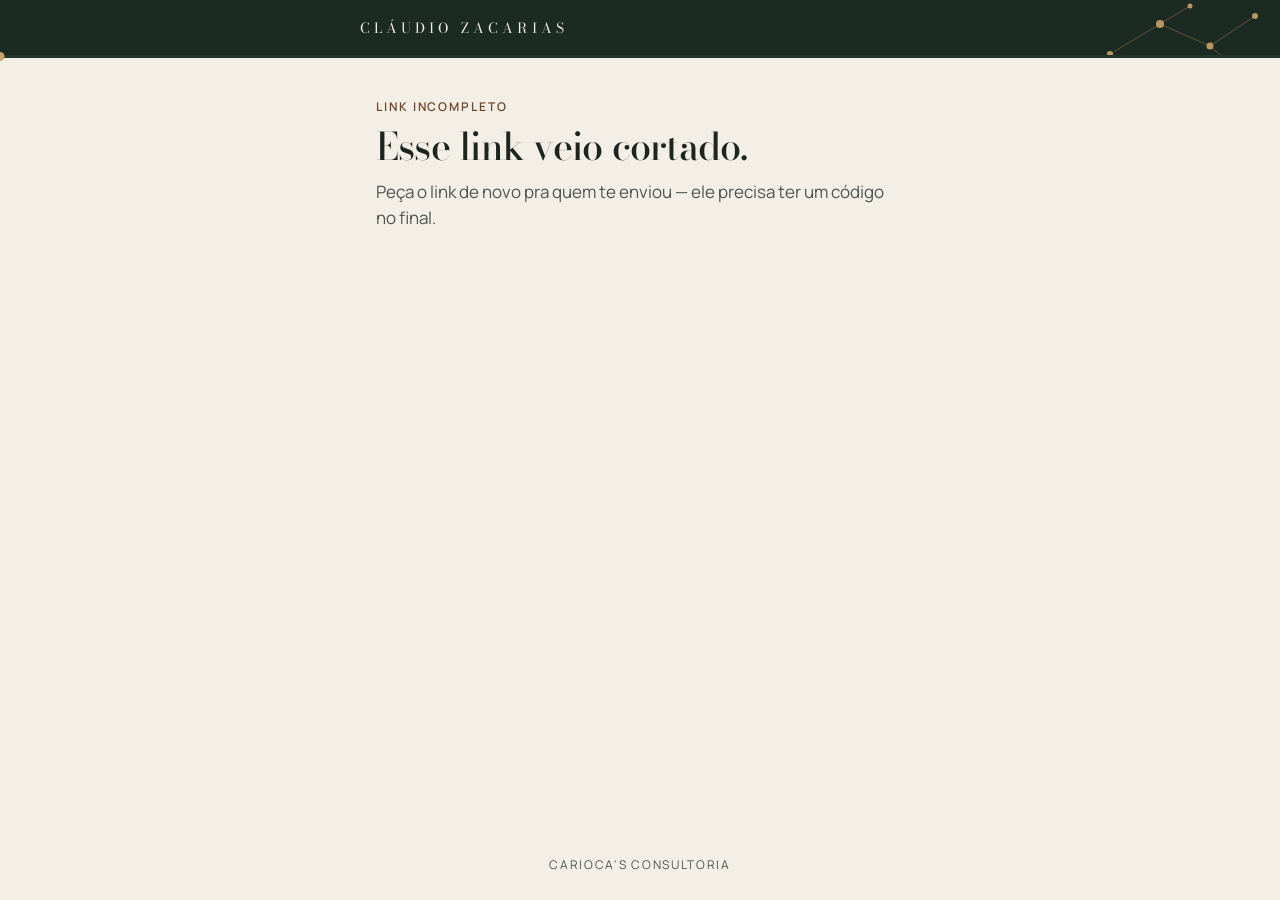
<file: claudio-arquetipos/index.html>
<!doctype html>
<html lang="pt-BR">
<head>
<meta charset="utf-8">
<meta name="viewport" content="width=device-width,initial-scale=1,viewport-fit=cover">
<meta name="robots" content="noindex, nofollow">
<meta name="theme-color" content="#1B2A22">
<title>Cláudio Zacarias · algumas perguntas</title>
<link rel="preconnect" href="https://fonts.googleapis.com">
<link rel="preconnect" href="https://fonts.gstatic.com" crossorigin>
<link href="https://fonts.googleapis.com/css2?family=Bodoni+Moda:opsz,wght@6..96,400..600&family=Manrope:wght@400;500;600&display=swap" rel="stylesheet">
<style>
:root{
  --fundo:#1B2A22;--fundo-2:#24372D;--papel:#F4EFE6;--papel-2:#E5DCCD;
  --tinta:#1D2520;--tinta-media:#4C5550;--apoio:#9A6A42;--apoio-esc:#6B4529;
  --destaque:#C9A46A;--destaque-esc:#A8844C;
  --f-tit:'Bodoni Moda',system-ui,sans-serif;--f-corpo:'Manrope',system-ui,sans-serif;--f-marca:'Bodoni Moda',Georgia,serif;
}
*,*::before,*::after{box-sizing:border-box;margin:0;padding:0}
html{-webkit-text-size-adjust:100%}
body{background:var(--papel);color:var(--tinta);font-family:var(--f-corpo);font-size:17px;line-height:1.5;min-height:100vh;display:flex;flex-direction:column}
button{font:inherit;color:inherit;cursor:pointer}
.topo{background:var(--fundo);color:var(--papel);padding:18px 16px 16px;position:relative;overflow:hidden}
.topo__in{max-width:560px;margin:0 auto;display:flex;align-items:center;gap:10px;position:relative;z-index:1}
.topo img{width:28px;height:auto}
.topo span{font-family:var(--f-marca);letter-spacing:.3em;text-transform:uppercase;font-size:14px}
.topo svg{position:absolute;right:-10px;top:-6px;width:210px;height:90px;opacity:.9}
.barra{height:3px;background:var(--fundo-2);position:relative}
.barra i{position:absolute;left:0;top:0;height:3px;background:var(--apoio);transition:width .3s}
.barra b{position:absolute;top:-3px;width:9px;height:9px;border-radius:50%;background:var(--destaque);transform:translateX(-50%);transition:left .3s}
main{flex:1;width:100%;max-width:560px;margin:0 auto;padding:28px 16px 40px}
.rot{font-size:12px;font-weight:600;letter-spacing:.16em;text-transform:uppercase;color:var(--apoio-esc)}
h1{font-family:var(--f-tit);font-weight:500;font-size:clamp(28px,7.5vw,38px);line-height:1.08;letter-spacing:-.02em;margin-top:10px}
h2{font-family:var(--f-tit);font-weight:500;font-size:clamp(22px,5.8vw,28px);line-height:1.2;letter-spacing:-.015em;margin-top:12px}
p{margin-top:12px;color:var(--tinta-media)}
ul.guia{list-style:none;margin-top:18px}
ul.guia li{position:relative;padding:8px 0 8px 22px;border-top:1px solid var(--papel-2);color:var(--tinta)}
ul.guia li::before{content:'';position:absolute;left:3px;top:17px;width:7px;height:7px;border-radius:50%;background:var(--destaque)}
.acoes{display:flex;gap:12px;align-items:center;margin-top:28px;flex-wrap:wrap}
.btn{background:var(--destaque);color:var(--fundo);border:0;border-radius:999px;padding:14px 26px;font-weight:600;font-size:16px;min-height:48px}
.btn:disabled{opacity:.5;cursor:default}
.voltar{background:none;border:0;color:var(--tinta-media);padding:10px 4px;font-size:15px;text-decoration:underline;text-underline-offset:3px}
.escala{list-style:none;margin-top:22px;display:grid;gap:8px}
.op{width:100%;display:flex;align-items:center;gap:14px;text-align:left;background:#fff;border:1px solid var(--papel-2);border-radius:14px;padding:14px 16px;min-height:54px;transition:border-color .15s,background .15s}
.op:hover{border-color:var(--apoio)}
.op .n{flex:0 0 30px;height:30px;border-radius:50%;border:1px solid var(--apoio);display:flex;align-items:center;justify-content:center;font-weight:600;font-size:14px;color:var(--apoio-esc)}
.op[aria-pressed="true"]{background:var(--fundo);border-color:var(--fundo);color:var(--papel)}
.op[aria-pressed="true"] .n{border-color:var(--destaque);background:var(--destaque);color:var(--fundo)}
.op.mais-marcada{border-color:var(--fundo);opacity:.55;cursor:default}
.op.mais-marcada .n{background:var(--fundo);border-color:var(--fundo);color:var(--papel)}
.tag{font-size:11px;font-weight:600;letter-spacing:.12em;text-transform:uppercase;color:var(--apoio-esc);margin-left:auto}
.passo{margin-top:14px;display:inline-flex;align-items:center;gap:8px;background:var(--fundo);color:var(--papel);border-radius:999px;padding:7px 14px;font-size:14px;font-weight:600}
.passo i{width:8px;height:8px;border-radius:50%;background:var(--destaque)}
label.campo{display:block;margin-top:18px;font-weight:600;font-size:15px}
input[type=text],textarea{width:100%;margin-top:6px;font:inherit;color:var(--tinta);background:#fff;border:1px solid var(--papel-2);border-radius:12px;padding:12px 14px}
textarea{min-height:110px;resize:vertical}
.aviso{margin-top:16px;background:#fff;border-left:3px solid var(--destaque);border-radius:0 10px 10px 0;padding:12px 14px;font-size:15px;color:var(--tinta)}
.miudo{font-size:13px;color:var(--tinta-media);margin-top:18px}
ul.guia li b{color:var(--tinta);font-weight:600}
.parte{margin-top:20px;padding-top:16px;border-top:1px solid var(--papel-2)}
.parte p{margin-top:6px}
.parte .rot{margin-top:0}
ol.mini{list-style:none;margin-top:10px;display:grid;gap:6px}
ol.mini li{display:flex;align-items:center;gap:12px;font-size:15px;color:var(--tinta)}
ol.mini .n{flex:0 0 26px;height:26px;border-radius:50%;border:1px solid var(--apoio);display:flex;align-items:center;justify-content:center;font-weight:600;font-size:13px;color:var(--apoio-esc)}
:focus-visible{outline:3px solid var(--destaque);outline-offset:2px}
footer{padding:18px 16px 26px;text-align:center;font-size:12px;letter-spacing:.14em;text-transform:uppercase;color:var(--tinta-media)}
@media (prefers-reduced-motion:reduce){*{transition:none!important}}
</style>
</head>
<body>
<header class="topo">
  <svg viewBox="0 0 210 90" aria-hidden="true"><g stroke="#9A6A42" stroke-width="1" opacity=".7"><line x1="30" y1="60" x2="80" y2="30"/><line x1="80" y1="30" x2="130" y2="52"/><line x1="130" y1="52" x2="175" y2="22"/><line x1="130" y1="52" x2="160" y2="78"/><line x1="80" y1="30" x2="110" y2="12"/></g><g fill="#C9A46A"><circle cx="30" cy="60" r="3"/><circle cx="80" cy="30" r="4"/><circle cx="130" cy="52" r="3.5"/><circle cx="175" cy="22" r="3"/><circle cx="160" cy="78" r="2.5"/><circle cx="110" cy="12" r="2.5"/></g></svg>
  <div class="topo__in"><span>Cláudio Zacarias</span></div>
</header>
<div class="barra" aria-hidden="true"><i id="bi" style="width:0"></i><b id="bb" style="left:0"></b></div>
<main id="app" aria-live="polite"></main>
<footer>Carioca's Consultoria</footer>
<script>
const D = {"nome": "Cláudio", "pron": "dele", "itens": ["Gosto de citar o que li — um livro, um autor, uma pesquisa — pra sustentar o que eu falo.", "Trato o cliente que paga pouco do mesmo jeito que trato o que paga muito.", "Fico satisfeito quando o empresário sai da conversa entendendo uma coisa que antes ele não entendia.", "Já fiz coisa de graça por alguém só porque a pessoa estava precisando.", "Quero que o empresário daqui me veja como um deles, não como um consultor que veio de fora.", "Antes de propor qualquer coisa, eu pesquiso: converso com gente, leio, comparo.", "Quero que quem me encontra pela primeira vez perceba, pela postura, que está diante de alguém sério.", "Pra explicar negócio, uso exemplo do dia a dia: a pomada, o açougue, a academia.", "Em evento meu, sou eu que pego a bebida, sirvo e vejo se está faltando alguma coisa pra alguém.", "Falo com dono de empresa do mesmo jeito que falo com qualquer um no balcão: sem cerimônia.", "Não me incomoda trabalhar sem saber direito quanto entra e quanto sai.", "Vendo com mais facilidade no bairro, no meio do povo, do que em condomínio de luxo.", "Faz diferença pra mim ser visto como referência entre os empresários de Jataí.", "Quando o cliente chega aflito, a primeira coisa que eu digo é: deixa comigo, eu resolvo.", "Gosto de fazer a pessoa se sentir parte da turma.", "Antes de apresentar duas pessoas, penso no que elas têm em comum pra conversa fluir.", "Quando falo de preço, falo com firmeza e não peço desculpa pelo valor.", "Vender de novo pra quem já comprou me dá mais gosto do que conquistar cliente novo.", "Me identifico com ambiente de estudo: estante de livro, quadro com anotação, mesa de trabalho.", "Se o problema do cliente é menor do que ele pensa, eu falo, mesmo que isso me custe a venda.", "Quando entro numa empresa, marco reunião fixa toda semana e cobro do dono que ela aconteça.", "Quando um cliente some, faço questão de dizer pra ele que ele fez falta.", "Prefiro foto minha no dia a dia, no balcão, do que produzida em estúdio.", "Prefiro resolver no instinto do que parar pra estudar o problema.", "Com cliente, vou direto ao negócio; conversa pessoal é perda de tempo.", "Nas fotos, prefiro aparecer atendendo ou servindo alguém do que posando sozinho.", "Numa mesa que eu organizo, sou eu que decido quem entra.", "O que me move é entender a fundo por que um cliente volta e outro não.", "Gosto de explicar o meu trabalho com número: quanto a empresa faturava antes e quanto passou a faturar.", "O que o cliente está passando fora do negócio não é assunto meu.", "Gosto que me vejam como alguém de outro nível.", "Gosto de ambiente com textura e luz quente: madeira, couro, uma mesa bem posta.", "O que mais me move é poupar o cliente de um prejuízo que eu mesmo já tive.", "Quando explico um problema pro dono, mostro o porquê, com um dado ou um caso que eu estudei.", "Quero que a minha imagem seja de alguém acessível, que qualquer um chama pra um café.", "O que me move é ter o resultado na mão: meta, métrica, número no fim do mês.", "Se me chamarem pra explicar o meu jeito de trabalhar numa aula, eu aceito na hora.", "Com cliente antigo, a conversa vai pra vida pessoal antes de chegar no negócio.", "Me identifico com imagem sóbria e clássica: camisa bem passada, sapato bom, relógio.", "Lembro do que o cliente me contou da última vez — a família, a viagem, o que ele bebe — e puxo o assunto na próxima.", "Quero que quem chega no lugar onde eu atendo se sinta bem cuidado desde a porta.", "O que me move é a pessoa sair da conversa se sentindo importante, lembrada.", "Quero que a minha imagem passe a ideia de alguém que estudou o assunto a fundo.", "Me sinto realizado quando tiro um empresário do sufoco, mesmo que ele nem vire cliente.", "Pra receber alguém, faço questão do detalhe: o café certo, o vinho, a comida, a música."], "rodadas": [{"pergunta": "Qual destas frases é mais você falando? E qual é menos?", "opcoes": ["“O preço é esse. O que dá pra mudar é a forma de pagar.”", "“Fala comigo como você fala com um amigo.”", "“Que bom te ver de novo — tava sentindo sua falta.”", "“Deixa comigo, eu resolvo isso pra você.”", "“Deixa eu te mostrar por que isso acontece.”"]}, {"pergunta": "E destas?", "opcoes": ["“Não compra por medo. O seu problema é menor do que parece.”", "“O relacionamento começa antes da venda, não depois.”", "“Não adianta faturar mais se você não sabe pra onde está indo.”", "“Ninguém compra porque precisa. Compra pra fazer parte.”", "“Antes de mudar qualquer coisa, a gente precisa entender o porquê.”"]}, {"pergunta": "O que mais te move no trabalho? E o que menos?", "opcoes": ["Entender a fundo como as coisas funcionam.", "Fazer a pessoa se sentir lembrada.", "Tirar alguém do sufoco.", "Ter o resultado na mão, em número.", "Estar no meio da turma, como um deles."]}, {"pergunta": "E destes?", "opcoes": ["Pertencer e fazer pertencer.", "Ensinar o que eu aprendi.", "Poupar o cliente de um prejuízo.", "Criar vínculo que dura anos.", "Ser referência entre os empresários da cidade."]}, {"pergunta": "Numa festa ou num evento seu, o que mais é você? E o que menos?", "opcoes": ["Fico no balcão, no meio da turma.", "Sirvo cada um e vejo se está faltando alguma coisa.", "Acabo numa roda explicando alguma coisa que eu estudei.", "Junto as pessoas certas e faço a noite acontecer.", "Decido quem vem, o que se serve e como a noite corre."]}, {"pergunta": "E no trabalho, o que mais é você? E o que menos?", "opcoes": ["Resolvo a burocracia pro cliente não precisar nem ler.", "Converso do mesmo jeito com o dono e com quem atende no balcão.", "Estudo o caso antes de propor qualquer coisa.", "Ponho meta, marco a reunião da semana e cobro.", "Mando mensagem pro cliente todo mês, mesmo sem nada pra vender."]}, {"pergunta": "Qual imagem é mais você? E qual é menos?", "opcoes": ["Mesa posta, vinho, luz baixa, gente conversando.", "Estante de livros, quadro cheio de anotação, luz de mesa.", "Escritório sóbrio, madeira escura, camisa bem passada.", "O balcão cheio num sábado de manhã, gente de todo tipo.", "Mãos servindo um café, alguém sendo bem atendido."]}, {"pergunta": "Qual palavra é mais o lugar onde você recebe um cliente? E qual é menos?", "opcoes": ["sóbrio", "acolhedor", "acessível", "reflexivo", "íntimo"]}], "fora": [{"pergunta": "Qual destas frases é mais a cara do Cláudio falando? E qual é menos?", "opcoes": ["“O preço é esse. O que dá pra mudar é a forma de pagar.”", "“Fala comigo como você fala com um amigo.”", "“Que bom te ver de novo — tava sentindo sua falta.”", "“Deixa comigo, eu resolvo isso pra você.”", "“Deixa eu te mostrar por que isso acontece.”"]}, {"pergunta": "O que mais move o Cláudio no trabalho, pelo que você vê? E o que menos?", "opcoes": ["Entender a fundo como as coisas funcionam.", "Fazer a pessoa se sentir lembrada.", "Tirar alguém do sufoco.", "Ter o resultado na mão, em número.", "Estar no meio da turma, como um deles."]}, {"pergunta": "Numa festa ou num evento, o que o Cláudio mais faz, pelo que você já viu? E o que menos?", "opcoes": ["Fica no balcão, no meio da turma.", "Serve cada um e vê se está faltando alguma coisa.", "Acaba numa roda explicando alguma coisa que estudou.", "Junta as pessoas certas e faz a noite acontecer.", "Decide quem vem, o que se serve e como a noite corre."]}, {"pergunta": "Qual imagem combina mais com o Cláudio? E qual combina menos?", "opcoes": ["Mesa posta, vinho, luz baixa, gente conversando.", "Estante de livros, quadro cheio de anotação, luz de mesa.", "Escritório sóbrio, madeira escura, camisa bem passada.", "O balcão cheio num sábado de manhã, gente de todo tipo.", "Mãos servindo um café, alguém sendo bem atendido."]}], "n": 5, "versao": "9f5e49e5", "supabase": {"url": "https://mitlydgtcoqfqdwznqfx.supabase.co", "key": "sb_publishable_pzdYFfDtC7zLwPKaCcpioA_pIL14vtP"}};
const Q = new URLSearchParams(location.search);
const TOKEN = Q.get('c') || '';
const MODO = Q.get('m') === 'fora' ? 'fora' : 'cliente';
const CHAVE = 'arq_' + D.versao + '_' + MODO;
const ESCALA = [[1,'Discordo totalmente'],[2,'Discordo'],[3,'Neutro, ou depende'],[4,'Concordo'],[5,'Concordo totalmente']];
const LETRAS = 'ABCDE';
const NI = D.itens.length, NR = D.rodadas.length, NF = D.fora.length;
const TOTAL = MODO === 'cliente' ? NI + NR : NF;
const novo = () => ({tela:'inicio', i:0, passo:'mais', escala:{}, escolha:[], fora:[], respondente:'', relacao:'', relacaoOutra:'', comentario:''});
let E = ler() || novo();
function ler(){ try { const s = JSON.parse(localStorage.getItem(CHAVE)); return s && s.tela ? s : null; } catch(e){ return null; } }
function gravar(){ try { localStorage.setItem(CHAVE, JSON.stringify(E)); } catch(e){} }
const app = document.getElementById('app');
let travado = false;   // evita pular frase com toque duplo durante a transição

function h(tag, attrs, ...filhos){
  const n = document.createElement(tag);
  for (const [k, v] of Object.entries(attrs || {})) {
    if (k === 'on') for (const [ev, fn] of Object.entries(v)) n.addEventListener(ev, fn);
    else if (k === 'class') n.className = v;
    else if (v !== false && v != null) n.setAttribute(k, v === true ? '' : v);
  }
  for (const f of filhos.flat()) if (f != null) n.append(f.nodeType ? f : document.createTextNode(String(f)));
  return n;
}
function progresso(feito){
  const pct = Math.max(0, Math.min(100, feito / TOTAL * 100));
  document.getElementById('bi').style.width = pct + '%';
  document.getElementById('bb').style.left = pct + '%';
}
function ir(mud){ Object.assign(E, mud); gravar(); render(); window.scrollTo(0, 0); }

// ---------------------------------------------------------------- telas
function inicio(){
  if (!TOKEN) return [h('p', {class:'rot'}, 'Link incompleto'), h('h1', {}, 'Esse link veio cortado.'), h('p', {}, 'Peça o link de novo pra quem te enviou — ele precisa ter um código no final.')];
  if (MODO === 'fora') return [
    h('p', {class:'rot'}, '4 perguntas · 2 minutos'),
    h('h1', {}, 'Como você enxerga ' + D.nome + '?'),
    h('p', {}, D.nome + ' está num trabalho sobre como a marca ' + D.pron + ' se apresenta. A gente quer saber como quem convive com ' + D.nome + ' enxerga o trabalho ' + D.pron + ' — e a sua visão ajuda muito.'),
    h('ul', {class:'guia'}, h('li', {}, 'Em cada pergunta, toque na opção que MAIS combina com ' + D.nome + '.'), h('li', {}, 'Depois, na que MENOS combina.'), h('li', {}, 'Não tem certo nem errado — vale a primeira impressão.')),
    h('div', {class:'acoes'}, h('button', {class:'btn', on:{click:() => ir({tela:'quem'})}}, 'Começar'))];
  const temProgresso = Object.keys(E.escala).length > 0;
  return [
    h('p', {class:'rot'}, 'Oi, ' + D.nome),
    h('h1', {}, 'Algumas frases sobre o seu jeito de trabalhar.'),
    h('p', {}, 'São ' + NI + ' frases e ' + NR + ' escolhas rápidas — uns 15 minutos. Antes delas, três telas curtas explicando o que a gente está fazendo: o que é a sua marca, por que essas perguntas e como elas funcionam.'),
    temProgresso
      ? h('div', {class:'acoes'},
          h('button', {class:'btn', on:{click:() => ir({tela:'escala', i: Math.min(E.i || 0, NI - 1)})}}, 'Continuar de onde parei'),
          h('button', {class:'voltar', on:{click:() => ir({tela:'marca'})}}, 'Rever a explicação'))
      : h('div', {class:'acoes'}, h('button', {class:'btn', on:{click:() => ir({tela:'marca'})}}, 'Começar pela explicação'))];
}

function marca(){
  progresso(0);
  return [
    h('p', {class:'rot'}, 'Antes de começar · 1 de 3'),
    h('h1', {}, 'A sua marca é o jeito como as pessoas reconhecem você.'),
    h('p', {}, 'Não é só o logo ou as cores. É o que a pessoa sente quando conversa com você, lê um post seu ou entra no seu escritório. Quando tudo isso conta a mesma história, a cliente confia antes mesmo da primeira reunião.'),
    h('p', {}, 'Uma marca pessoal aparece em quatro lugares:'),
    h('ul', {class:'guia'},
      h('li', {}, h('b', {}, 'Como você fala'), ' — as palavras, o tom, o jeito de explicar.'),
      h('li', {}, h('b', {}, 'O que te move'), ' — o motivo de fazer esse trabalho e não outro.'),
      h('li', {}, h('b', {}, 'Como você age'), ' — o que você faz no atendimento, principalmente quando ninguém está olhando.'),
      h('li', {}, h('b', {}, 'Como você aparece'), ' — a imagem, o espaço, a roupa, as fotos.')),
    h('p', {}, 'As frases que vêm a seguir passam por esses quatro lugares, misturadas de propósito.'),
    h('div', {class:'acoes'}, h('button', {class:'btn', on:{click:() => ir({tela:'escolhe'})}}, 'Continuar'), h('button', {class:'voltar', on:{click:() => ir({tela:'inicio'})}}, 'Voltar'))];
}

function escolhe(){
  progresso(0);
  return [
    h('p', {class:'rot'}, 'Antes de começar · 2 de 3'),
    h('h1', {}, 'Todo mundo tem vários jeitos. A marca escolhe qual vem na frente.'),
    h('p', {}, 'Você é várias coisas ao mesmo tempo — e isso é bom. Mas quando o site diz uma coisa, o Instagram outra e a palestra uma terceira, quem está chegando não sabe com quem está falando.'),
    h('p', {}, 'Essas perguntas servem pra descobrir o que vem primeiro em você, o que vem em segundo e o que aparece só em alguns lugares. É isso que decide, depois, o que o site fala primeiro, que tipo de foto faz sentido, como você abre uma palestra e como é o primeiro atendimento.'),
    h('div', {class:'aviso'}, 'Não é teste de personalidade e não tem resposta certa. Não existe marca melhor ou pior — existe marca coerente, que diz a mesma coisa em todo lugar.'),
    h('div', {class:'acoes'}, h('button', {class:'btn', on:{click:() => ir({tela:'como'})}}, 'Continuar'), h('button', {class:'voltar', on:{click:() => ir({tela:'marca'})}}, 'Voltar'))];
}

function como(){
  progresso(0);
  return [
    h('p', {class:'rot'}, 'Antes de começar · 3 de 3'),
    h('h1', {}, 'Como vão ser as perguntas.'),
    h('div', {class:'parte'},
      h('p', {class:'rot'}, 'Parte 1 · ' + NI + ' frases'),
      h('p', {}, 'Uma frase por vez, sobre o seu jeito de trabalhar. Você diz o quanto ela é verdade pra você, de 1 a 5. Tocou, a próxima aparece sozinha.'),
      h('ol', {class:'mini'}, ESCALA.map(([v, t]) => h('li', {}, h('span', {class:'n'}, v), t)))),
    h('div', {class:'parte'},
      h('p', {class:'rot'}, 'Parte 2 · ' + NR + ' escolhas'),
      h('p', {}, 'Em cada rodada aparecem ' + D.n + ' frases. Você toca primeiro na que MAIS é você e depois na que MENOS é você. É aqui que aparece o que vem primeiro — por isso vale escolher mesmo quando todas parecem um pouco você.')),
    h('div', {class:'parte'},
      h('p', {class:'rot'}, 'Depois'),
      h('p', {}, 'A gente cruza as suas respostas com as nossas conversas e com o olhar de três pessoas que te conhecem, e traz a leitura no próximo encontro pra você validar. Nada é publicado.')),
    h('ul', {class:'guia'},
      h('li', {}, 'Pense no seu trabalho de hoje, não no ideal.'),
      h('li', {}, 'Vale a primeira resposta que vier.'),
      h('li', {}, 'Na dúvida, marque 3.'),
      h('li', {}, 'Pode pausar: o que você responder fica guardado neste aparelho.')),
    h('div', {class:'acoes'}, h('button', {class:'btn', on:{click:() => ir({tela:'escala', i:0})}}, 'Começar as frases'), h('button', {class:'voltar', on:{click:() => ir({tela:'escolhe'})}}, 'Voltar'))];
}

function escala(){
  const i = E.i, atual = E.escala[i + 1];
  progresso(i);
  const escolher = (v) => { if (travado) return; travado = true; E.escala[i + 1] = v; gravar(); render(); setTimeout(() => { travado = false; ir(i + 1 < NI ? {i: i + 1} : {tela:'transicao', i:0}); }, 220); };
  return [
    h('p', {class:'rot'}, 'Parte 1 de 2 · frase ' + (i + 1) + ' de ' + NI),
    h('h2', {}, D.itens[i]),
    h('ul', {class:'escala'}, ESCALA.map(([v, t]) => h('li', {}, h('button', {class:'op', 'aria-pressed': String(atual === v), on:{click:() => escolher(v)}}, h('span', {class:'n'}, v), t)))),
    h('div', {class:'acoes'}, h('button', {class:'voltar', on:{click:() => i > 0 ? ir({i: i - 1}) : ir({tela:'como'})}}, 'Voltar'))];
}

function transicao(){
  progresso(NI);
  return [
    h('p', {class:'rot'}, 'Parte 2 de 2'),
    h('h1', {}, 'Agora é escolher.'),
    h('p', {}, 'Em cada rodada aparecem ' + D.n + ' frases. Toque primeiro na que MAIS é você; depois, na que MENOS é você.'),
    h('div', {class:'aviso'}, 'Mesmo que todas pareçam um pouco você, escolha uma. É isso que mostra o que vem primeiro.'),
    h('div', {class:'acoes'}, h('button', {class:'btn', on:{click:() => ir({tela:'escolha', i:0, passo:'mais'})}}, 'Continuar'), h('button', {class:'voltar', on:{click:() => ir({tela:'escala', i: NI - 1})}}, 'Voltar'))];
}

function escolha(){
  const fora = MODO === 'fora';
  const lista = fora ? D.fora : D.rodadas, resp = fora ? E.fora : E.escolha, n = lista.length;
  const i = E.i, r = lista[i], atual = resp[i] || {};
  progresso((fora ? 0 : NI) + i);
  const marcar = (L) => {
    if (E.passo === 'mais') { resp[i] = {mais: L, menos: atual.menos === L ? null : atual.menos}; ir({passo:'menos'}); }
    else {
      if (L === atual.mais || travado) return;
      travado = true;
      resp[i] = {mais: atual.mais, menos: L}; gravar(); render();
      setTimeout(() => { travado = false; ir(i + 1 < n ? {i: i + 1, passo:'mais'} : {tela:'fim'}); }, 220);
    }
  };
  const voltar = () => {
    if (E.passo === 'menos') return ir({passo:'mais'});
    if (i > 0) return ir({i: i - 1, passo:'menos'});
    return ir(fora ? {tela:'quem'} : {tela:'transicao'});
  };
  const quem = fora ? D.nome : 'você';
  return [
    h('p', {class:'rot'}, (fora ? 'Pergunta ' : 'Rodada ') + (i + 1) + ' de ' + n),
    h('h2', {}, r.pergunta),
    h('div', {class:'passo'}, h('i'), E.passo === 'mais' ? 'Qual é MAIS ' + (fora ? 'a cara de ' + quem : quem) + '?' : 'E qual é MENOS ' + (fora ? 'a cara de ' + quem : quem) + '?'),
    h('ul', {class:'escala'}, r.opcoes.map((t, j) => {
      const L = LETRAS[j];
      const eMais = atual.mais === L, eMenos = atual.menos === L;
      const cls = 'op' + (E.passo === 'menos' && eMais ? ' mais-marcada' : '');
      const pressed = E.passo === 'mais' ? eMais : eMenos;
      return h('li', {}, h('button', {class: cls, 'aria-pressed': String(pressed), 'aria-disabled': String(E.passo === 'menos' && eMais), on:{click:() => marcar(L)}},
        h('span', {class:'n'}, L), t, E.passo === 'menos' && eMais ? h('span', {class:'tag'}, 'mais') : null));
    })),
    h('div', {class:'acoes'}, h('button', {class:'voltar', on:{click: voltar}}, 'Voltar'))];
}

function quemE(){
  progresso(0);
  const opc = ['Cliente', 'Parceira ou parceiro de trabalho', 'Amiga, amigo ou família', 'Outra relação'];
  const outra = E.relacao === 'Outra relação';
  const falta = () => !E.relacao || (E.relacao === 'Outra relação' && !E.relacaoOutra.trim());
  const btn = h('button', {class:'btn', disabled: falta(), on:{click:() => ir({tela:'escolha', i:0, passo:'mais'})}}, 'Continuar');
  return [
    h('p', {class:'rot'}, 'Antes de começar'),
    h('h2', {}, 'Só pra gente saber de onde vem o seu olhar.'),
    h('label', {class:'campo'}, 'Seu nome (opcional)', h('input', {type:'text', maxlength:'80', value: E.respondente, on:{input:(ev) => { E.respondente = ev.target.value; gravar(); }}})),
    h('p', {class:'rot', style:'margin-top:22px'}, 'Você conhece ' + D.nome + ' como'),
    h('ul', {class:'escala'}, opc.map((t, j) => h('li', {}, h('button', {class:'op', 'aria-pressed': String(E.relacao === t), on:{click:() => ir({relacao: t})}}, h('span', {class:'n'}, LETRAS[j]), t)))),
    h('p', {class:'miudo'}, 'É mais de uma coisa ao mesmo tempo — cliente que também é amiga, por exemplo? Marque "Outra relação" e conte as duas ali.'),
    outra ? h('label', {class:'campo'}, 'Qual relação?', h('input', {type:'text', maxlength:'80', placeholder: 'Ex.: cliente e amiga de infância', value: E.relacaoOutra, on:{input:(ev) => { E.relacaoOutra = ev.target.value; gravar(); btn.disabled = falta(); }}})) : null,
    h('div', {class:'acoes'}, btn, h('button', {class:'voltar', on:{click:() => ir({tela:'inicio'})}}, 'Voltar'))];
}

function faltando(){
  if (MODO === 'fora') return [...Array(NF).keys()].filter(i => !(E.fora[i] && E.fora[i].mais && E.fora[i].menos)).map(i => 'pergunta ' + (i + 1));
  const f = [];
  for (let i = 1; i <= NI; i++) if (!E.escala[i]) f.push('frase ' + i);
  for (let i = 0; i < NR; i++) if (!(E.escolha[i] && E.escolha[i].mais && E.escolha[i].menos)) f.push('rodada ' + (i + 1));
  return f;
}

function fim(){
  progresso(TOTAL);
  const falta = faltando();
  const status = h('div', {class:'miudo', role:'status'});
  const btn = h('button', {class:'btn', disabled: falta.length > 0, on:{click:() => enviar(btn, status)}}, 'Enviar respostas');
  const voltar = MODO === 'fora' ? {tela:'escolha', i: NF - 1, passo:'menos'} : {tela:'escolha', i: NR - 1, passo:'menos'};
  return [
    h('p', {class:'rot'}, 'Pronto'),
    h('h1', {}, MODO === 'fora' ? 'Obrigado por olhar com calma.' : 'Falta só enviar.'),
    falta.length ? h('div', {class:'aviso'}, 'Ficou sem resposta: ' + falta.slice(0, 6).join(', ') + (falta.length > 6 ? '…' : '') + '. Volte e complete antes de enviar.') : null,
    h('label', {class:'campo'}, MODO === 'fora' ? 'Quer acrescentar alguma coisa? (opcional)' : 'Quer comentar alguma frase? (opcional)',
      h('textarea', {maxlength:'1800', placeholder: MODO === 'fora' ? 'Uma palavra que resume ' + D.nome + ', por exemplo.' : 'Ex.: na 12, depende muito do cliente.', on:{input:(ev) => { E.comentario = ev.target.value; gravar(); }}}, E.comentario)),
    h('div', {class:'acoes'}, btn, h('button', {class:'voltar', on:{click:() => ir(voltar)}}, 'Voltar')),
    status,
    h('p', {class:'miudo'}, MODO === 'fora' ? 'As respostas vão direto pra equipe que está fazendo esse trabalho com ' + D.nome + '. Não são publicadas.' : 'As respostas vão direto pra equipe que está fazendo esse trabalho com você. Não são publicadas.')];
}

async function enviar(btn, status){
  btn.disabled = true; status.textContent = 'Enviando…';
  const respostas = MODO === 'cliente' ? {v: D.versao, escala: E.escala, escolha: E.escolha} : {v: D.versao, fora: E.fora};
  try {
    const r = await fetch(D.supabase.url + '/rest/v1/rpc/enviar_formulario', {
      method: 'POST',
      headers: {'apikey': D.supabase.key, 'Content-Type': 'application/json'},
      body: JSON.stringify({p_token: TOKEN, p_respostas: respostas,
        p_respondente: MODO === 'cliente' ? D.nome : (E.respondente || null),
        p_relacao: MODO === 'fora' ? ((E.relacao === 'Outra relação' ? E.relacaoOutra.trim() : E.relacao) || null) : null,
        p_comentario: E.comentario || null})
    });
    if (!r.ok) { const j = await r.json().catch(() => ({})); throw new Error(j.message || ('erro ' + r.status)); }
    E = novo(); E.tela = 'enviado'; gravar(); render();   // recarregar mostra "recebido", não recomeça
  } catch (err) {
    status.textContent = 'Não consegui enviar (' + err.message + '). Suas respostas continuam guardadas neste aparelho — tente de novo em instantes.';
    btn.disabled = false;
  }
}

function enviado(){
  progresso(TOTAL);
  return [
    h('p', {class:'rot'}, 'Recebido'),
    h('h1', {}, MODO === 'fora' ? 'Obrigado!' : 'Obrigado, ' + D.nome + '.'),
    h('p', {}, MODO === 'fora' ? 'Sua resposta chegou. Pode fechar esta página.' : 'Suas respostas chegaram. A gente cruza com as nossas conversas e traz a leitura no próximo encontro.')];
}

function render(){
  const telas = {inicio, marca, escolhe, como, escala, transicao, escolha, quem: quemE, fim, enviado};
  if (!TOKEN && E.tela !== 'inicio') E.tela = 'inicio';
  app.replaceChildren(...(telas[E.tela] || inicio)().filter(Boolean));
}

document.addEventListener('keydown', (ev) => {
  if (ev.target.closest('input,textarea')) return;
  const k = ev.key.toUpperCase();
  const botoes = [...app.querySelectorAll('.escala .op')];
  const idx = E.tela === 'escala' ? '12345'.indexOf(k) : LETRAS.indexOf(k);
  if ((E.tela === 'escala' || E.tela === 'escolha') && idx >= 0 && botoes[idx]) botoes[idx].click();
});
render();
</script>
</body>
</html>
</file>
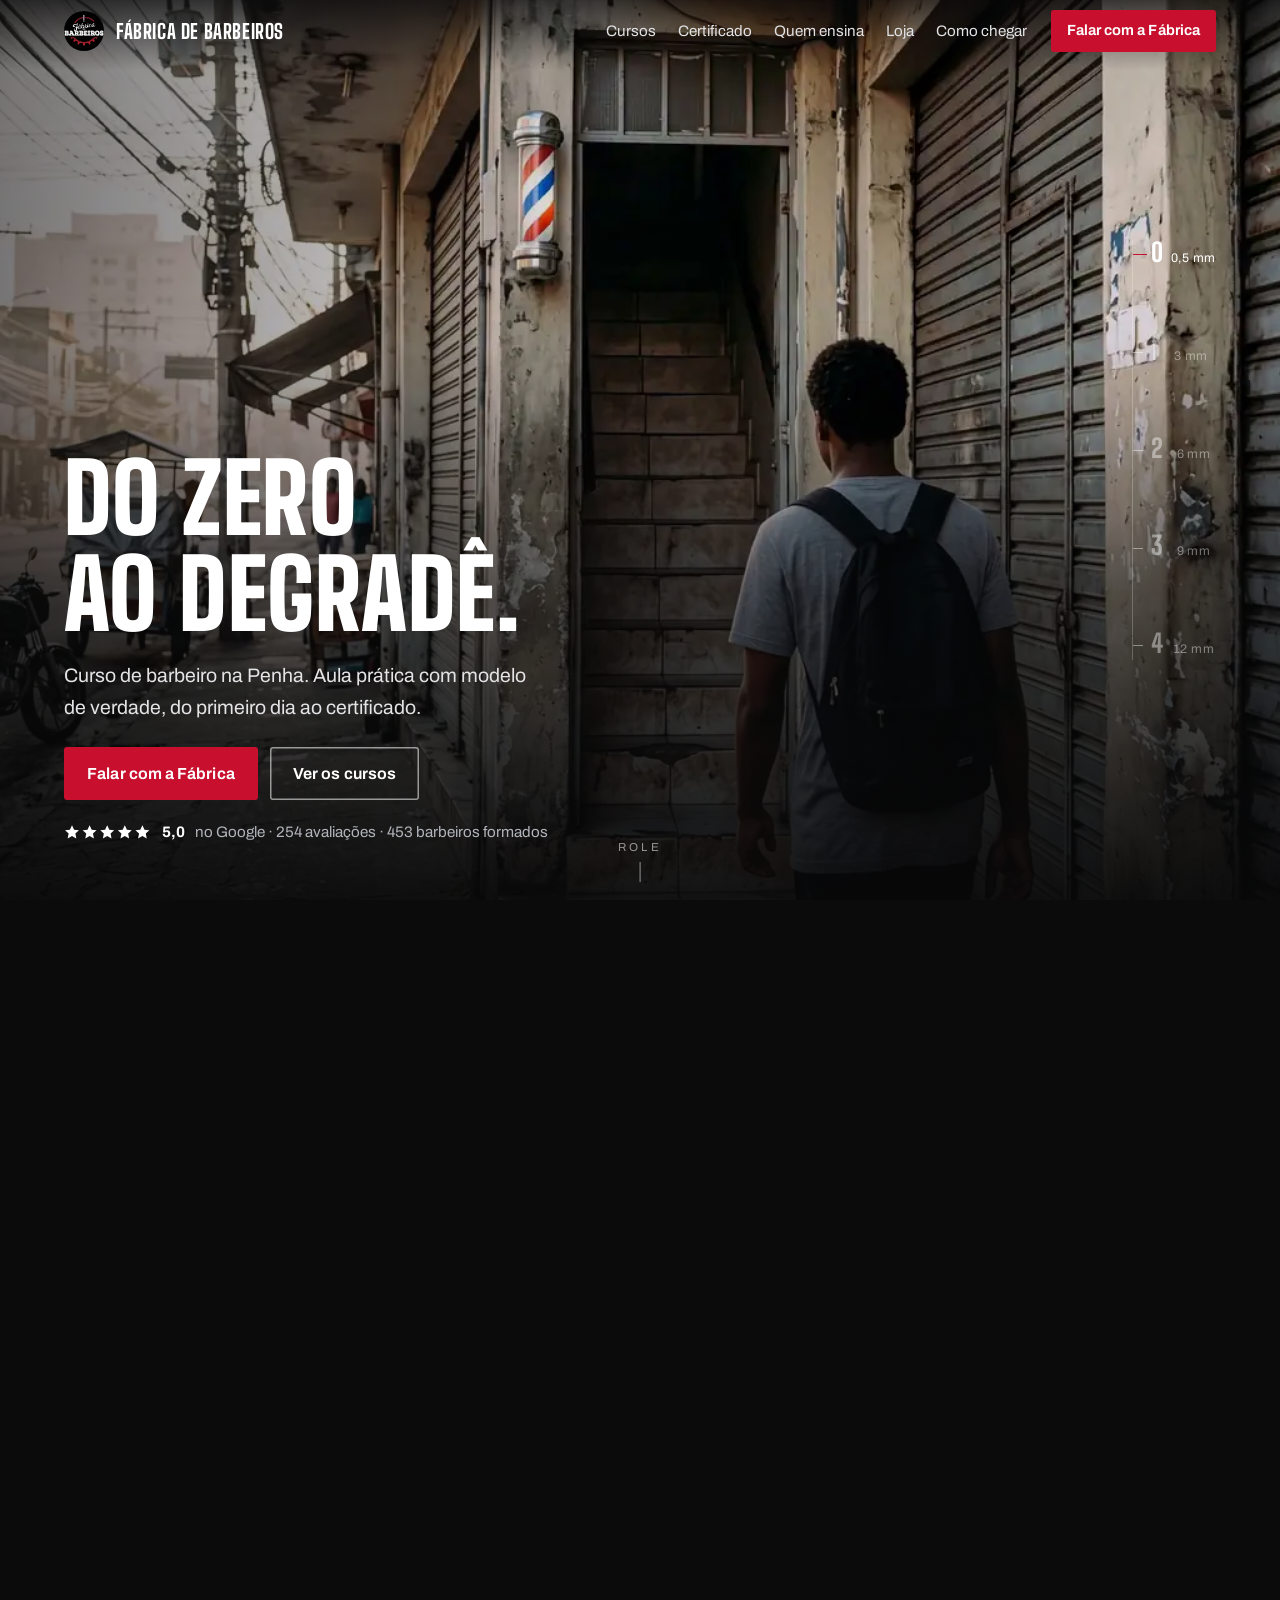
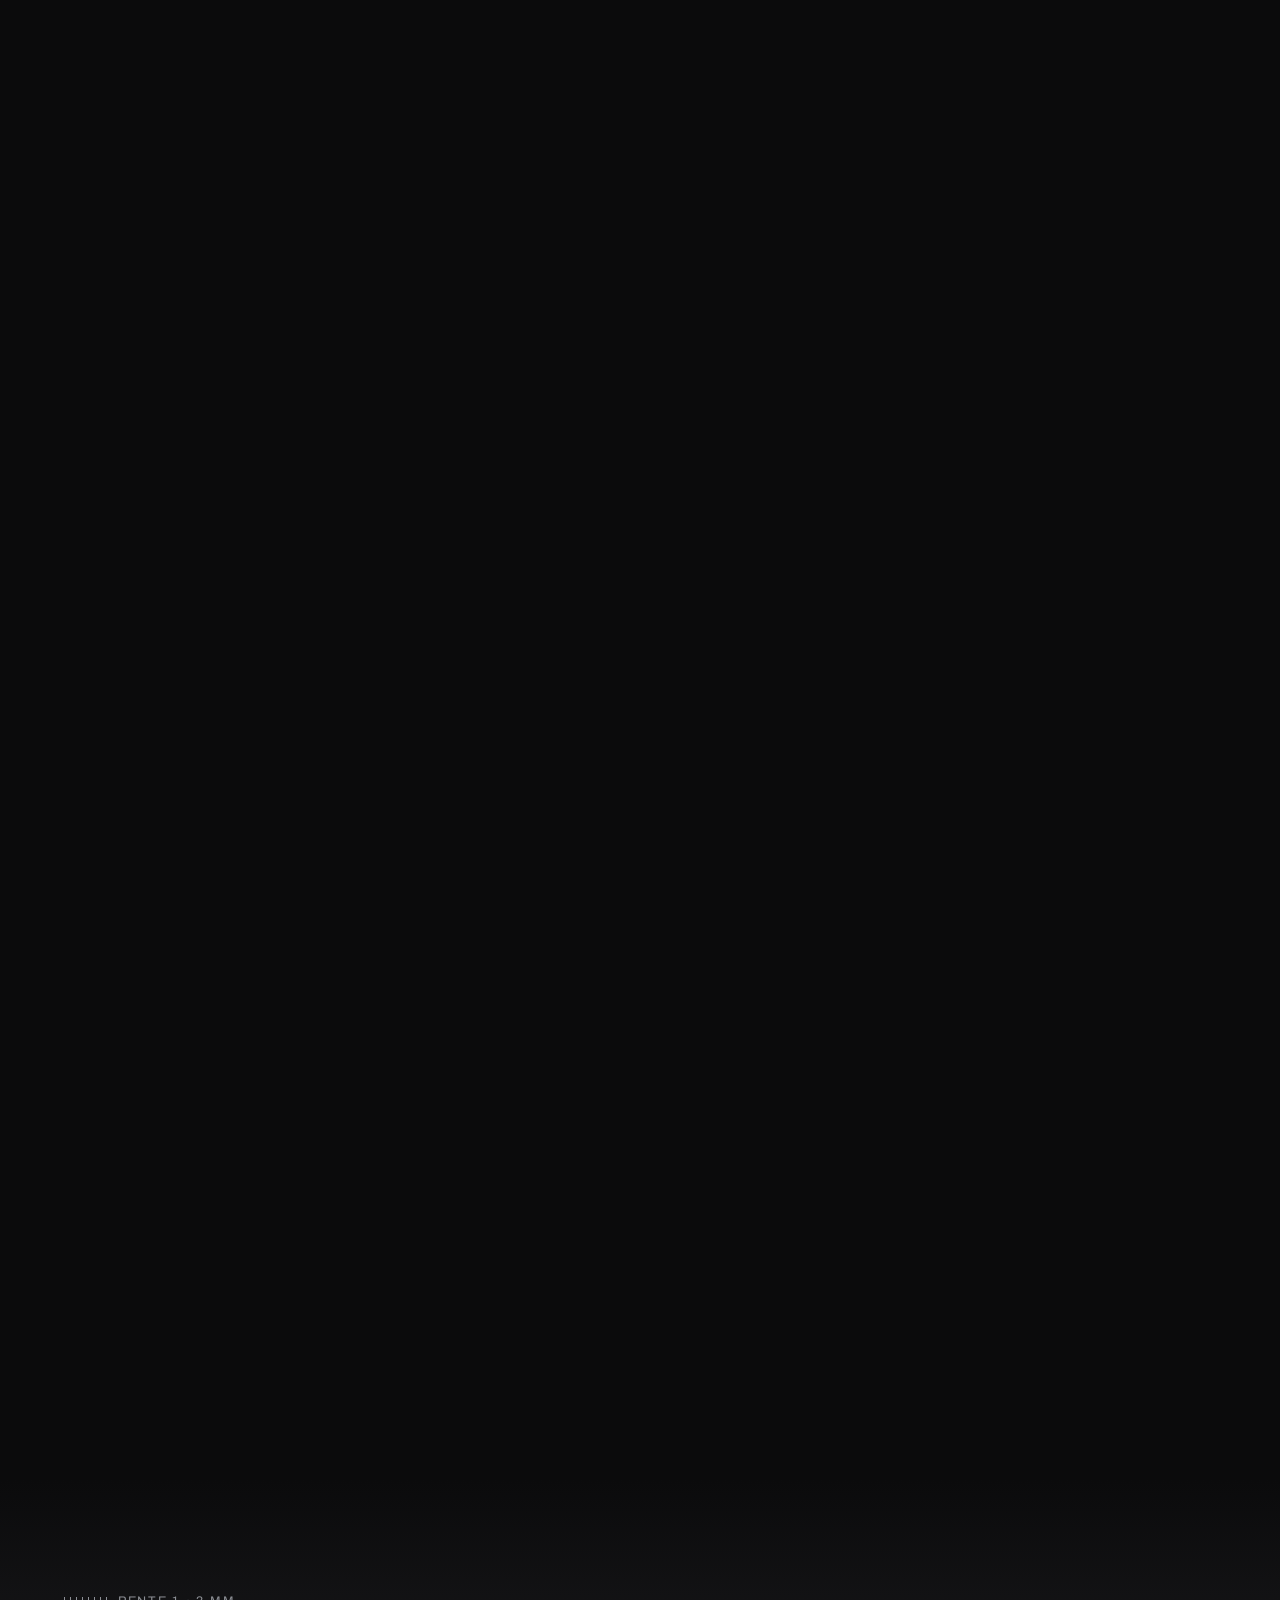
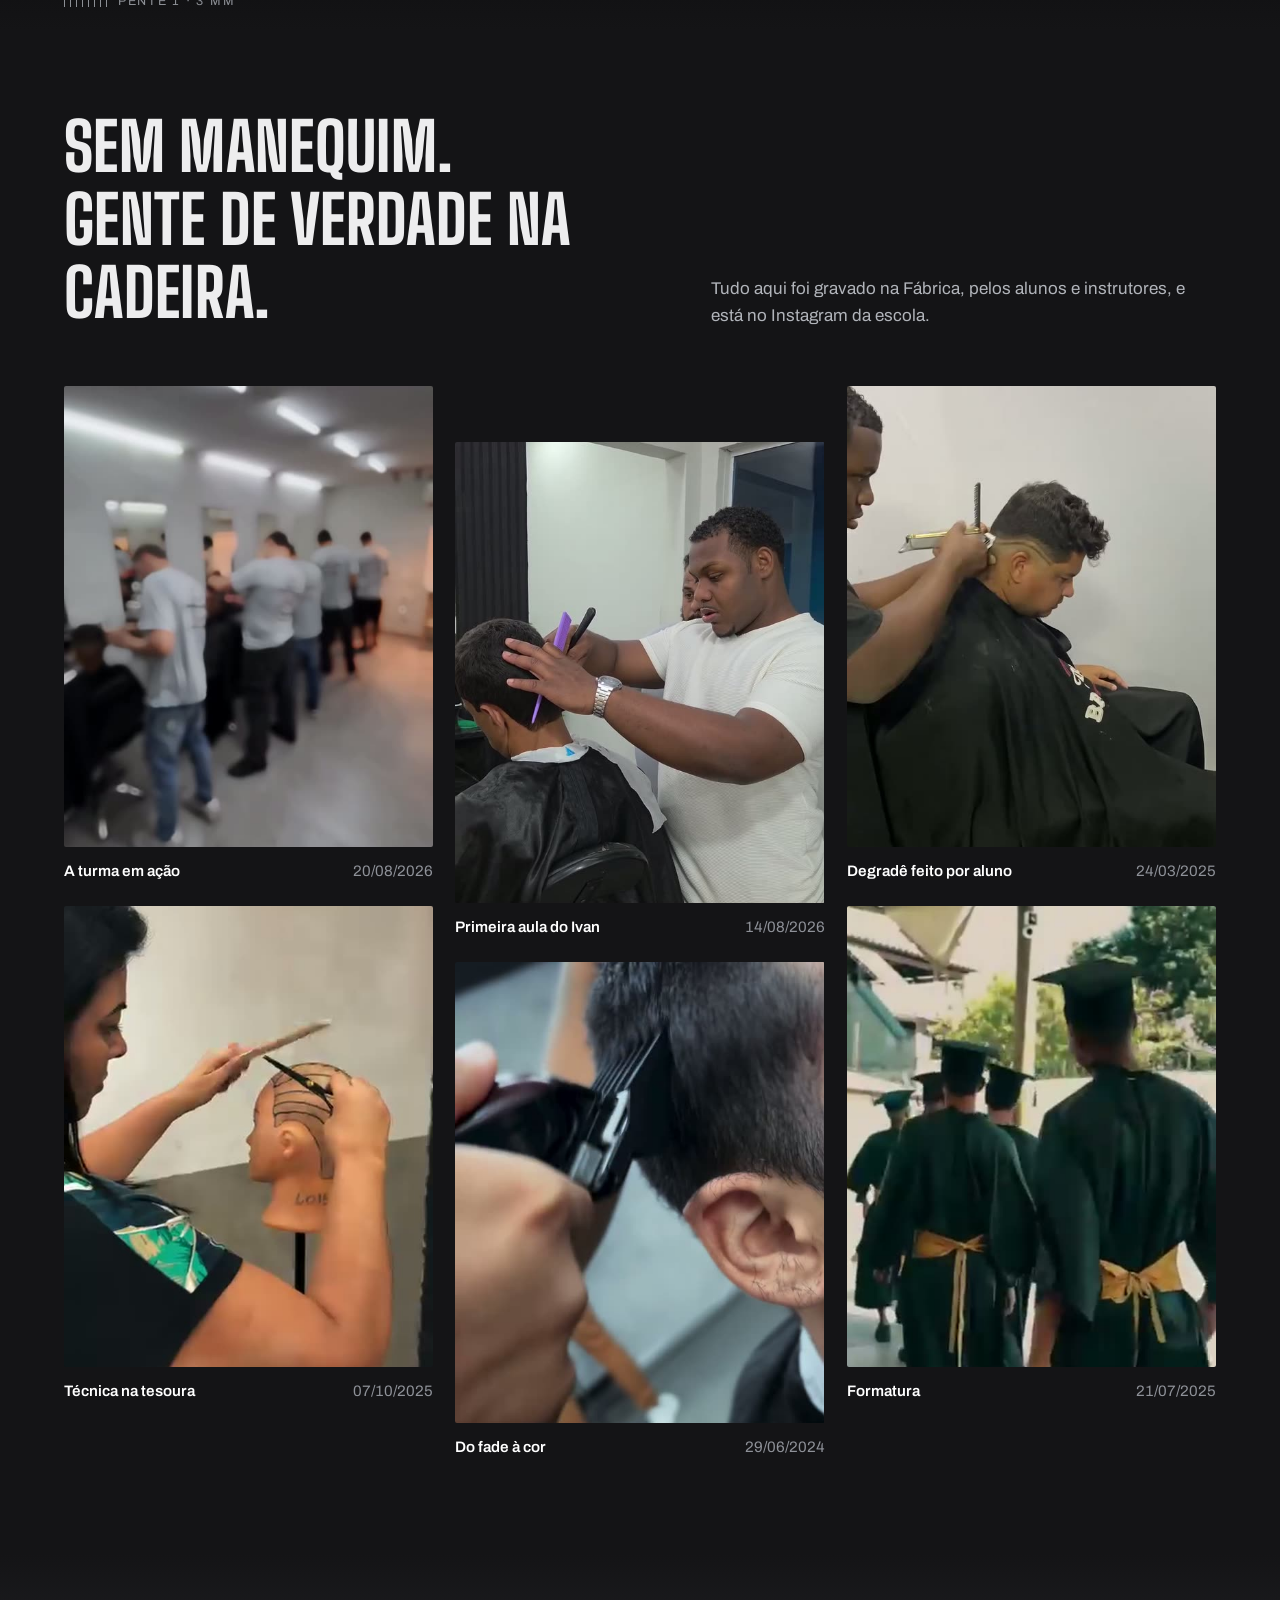
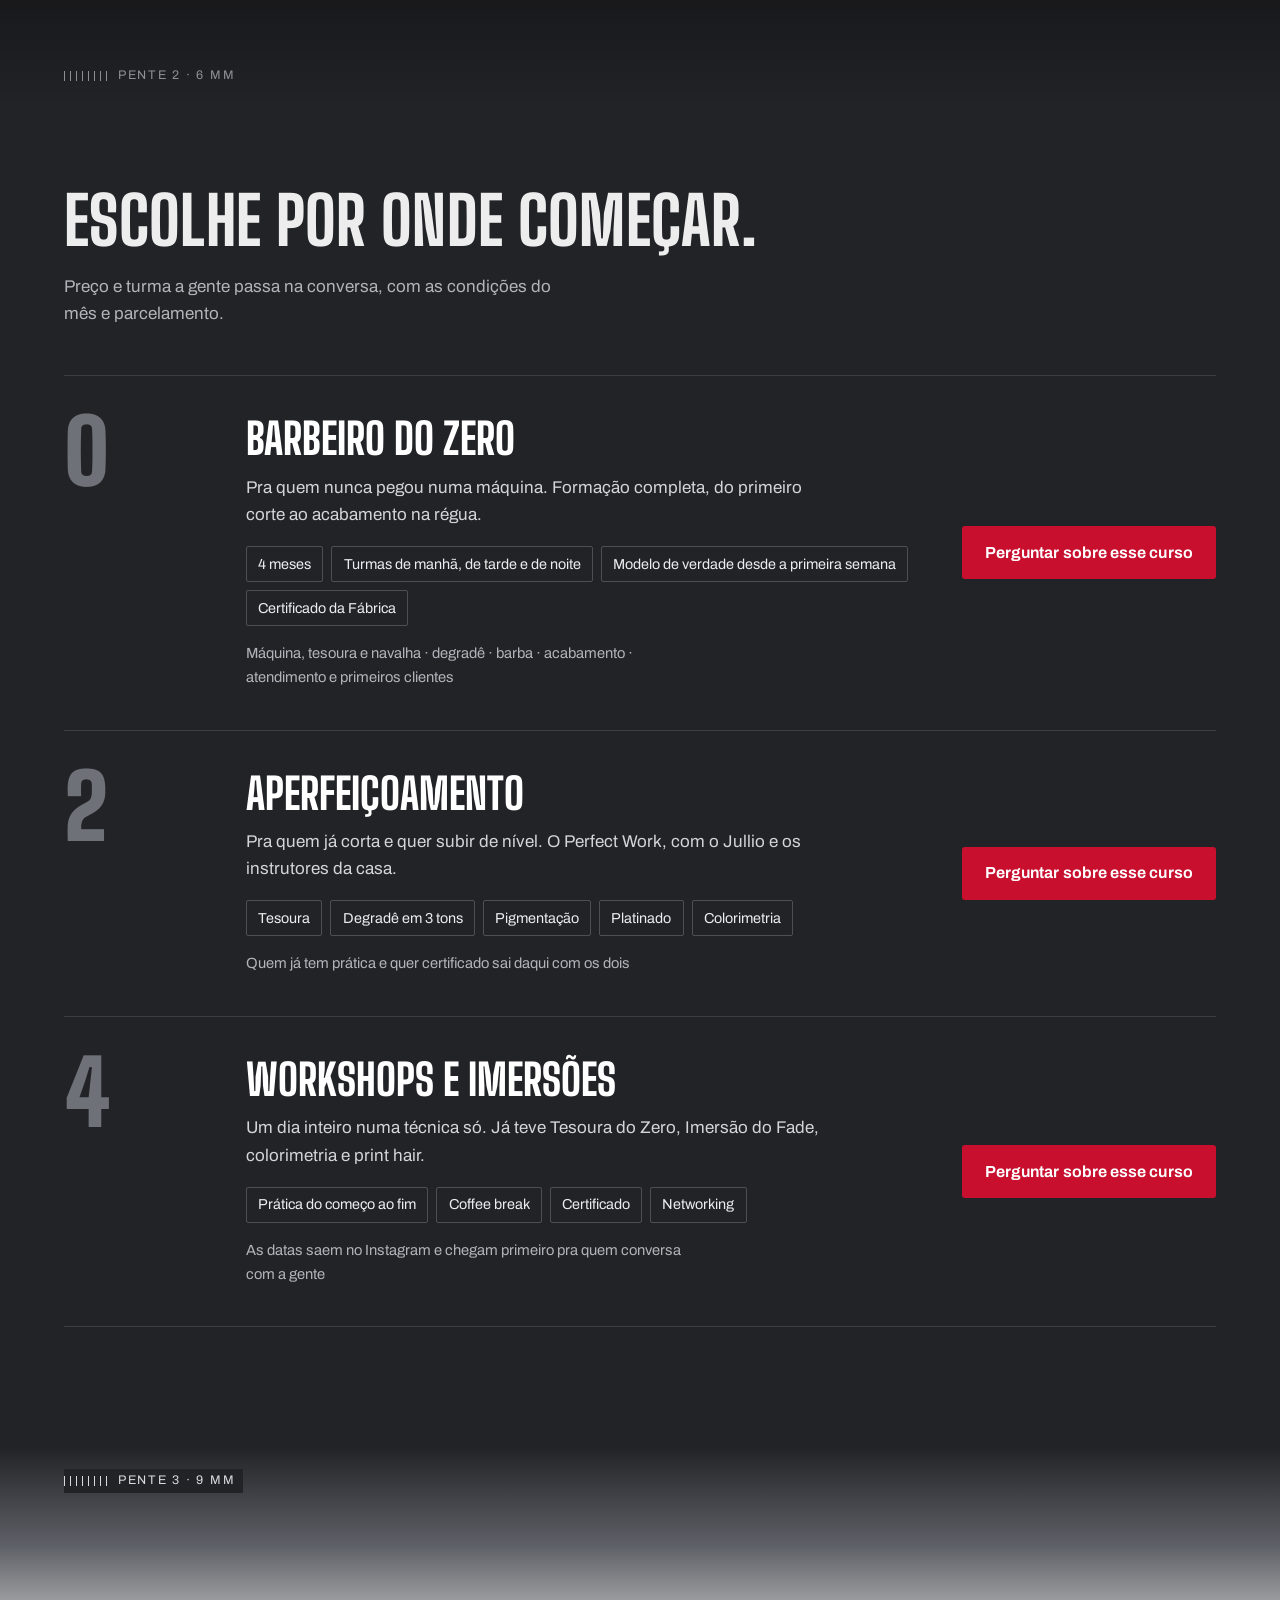
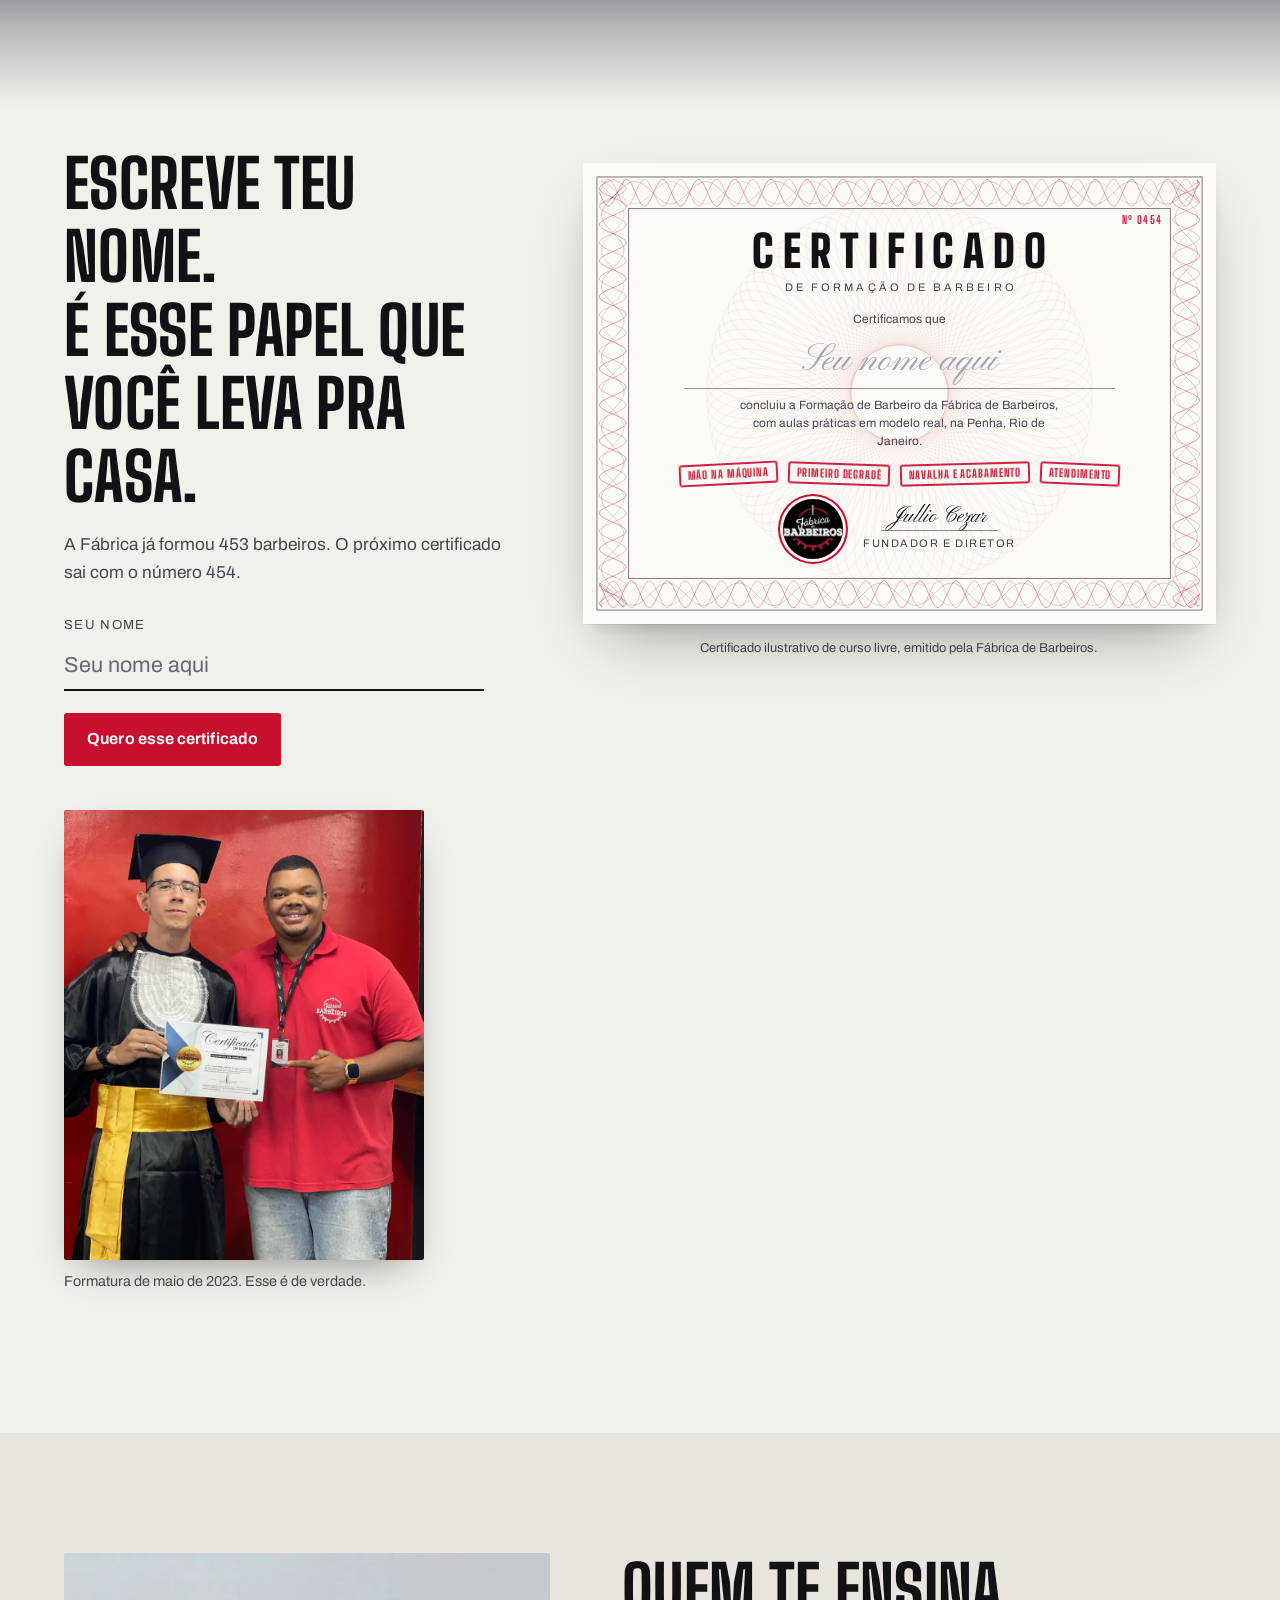
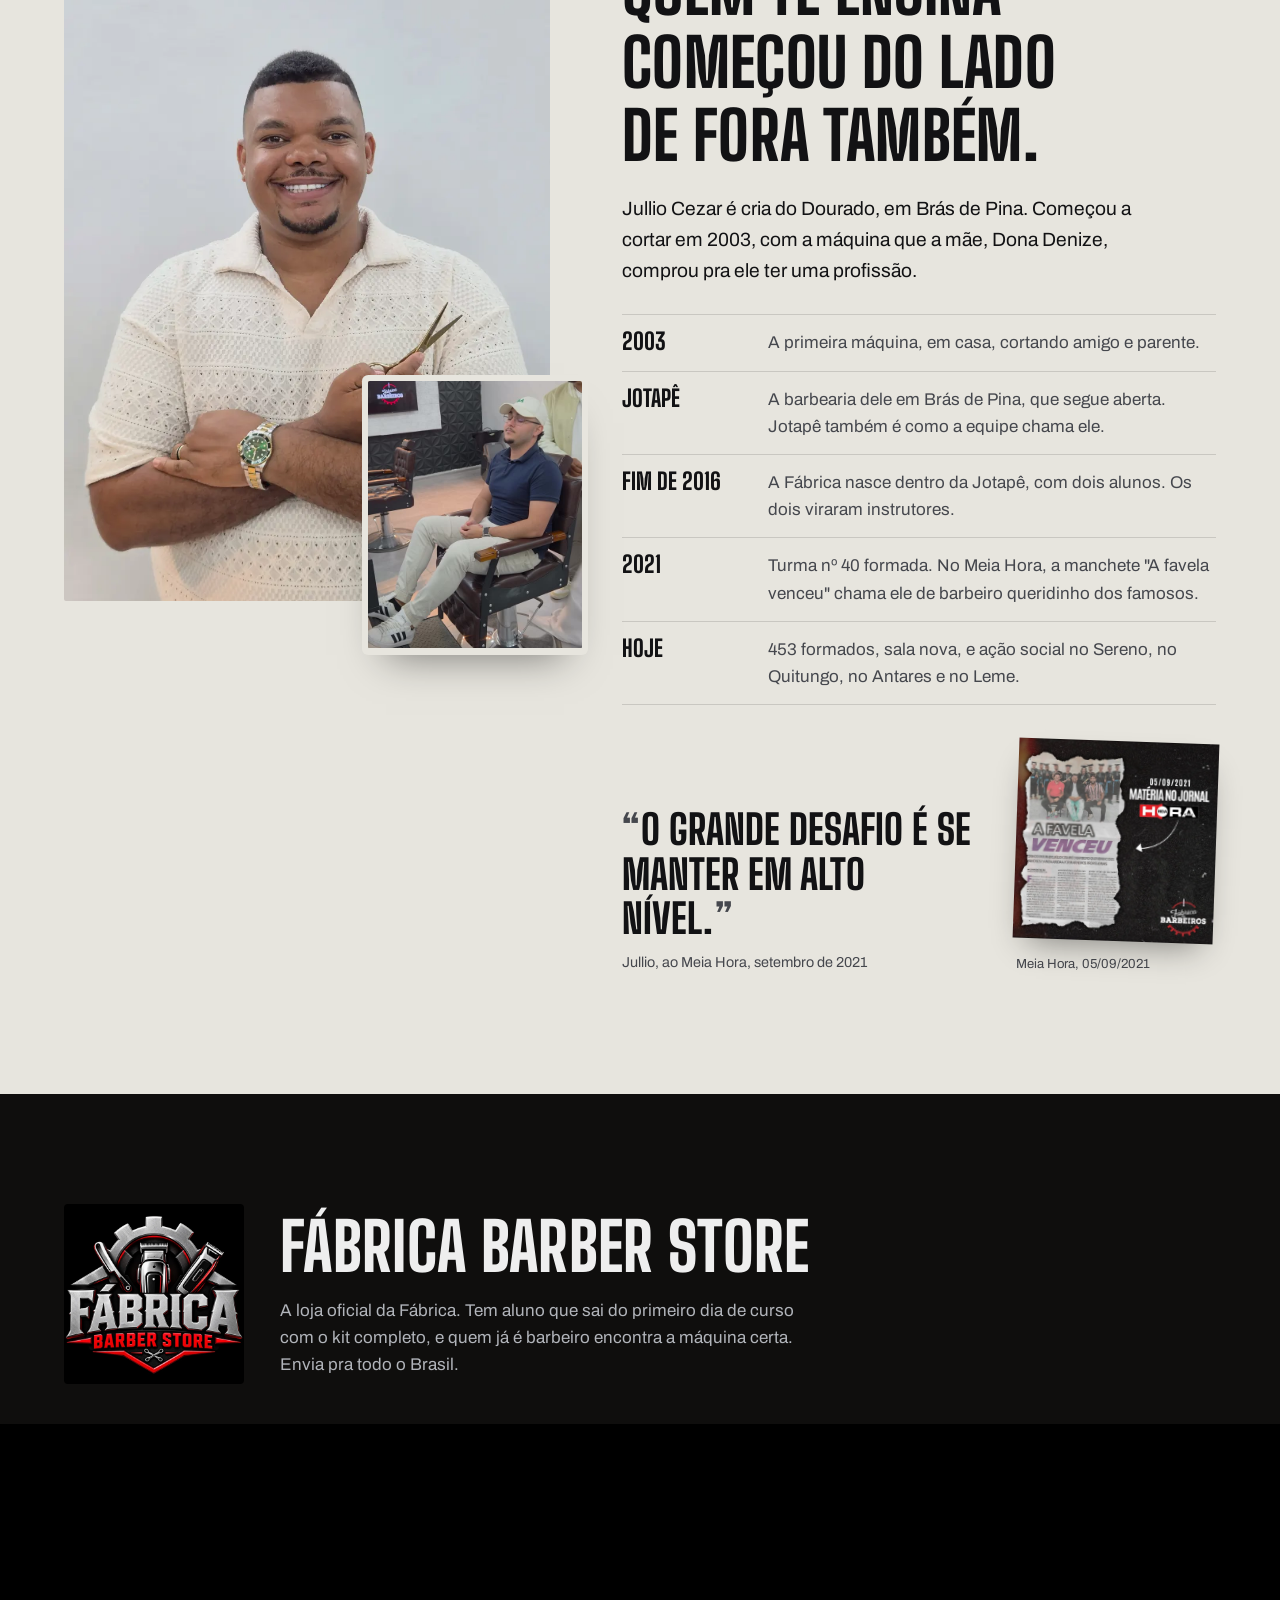
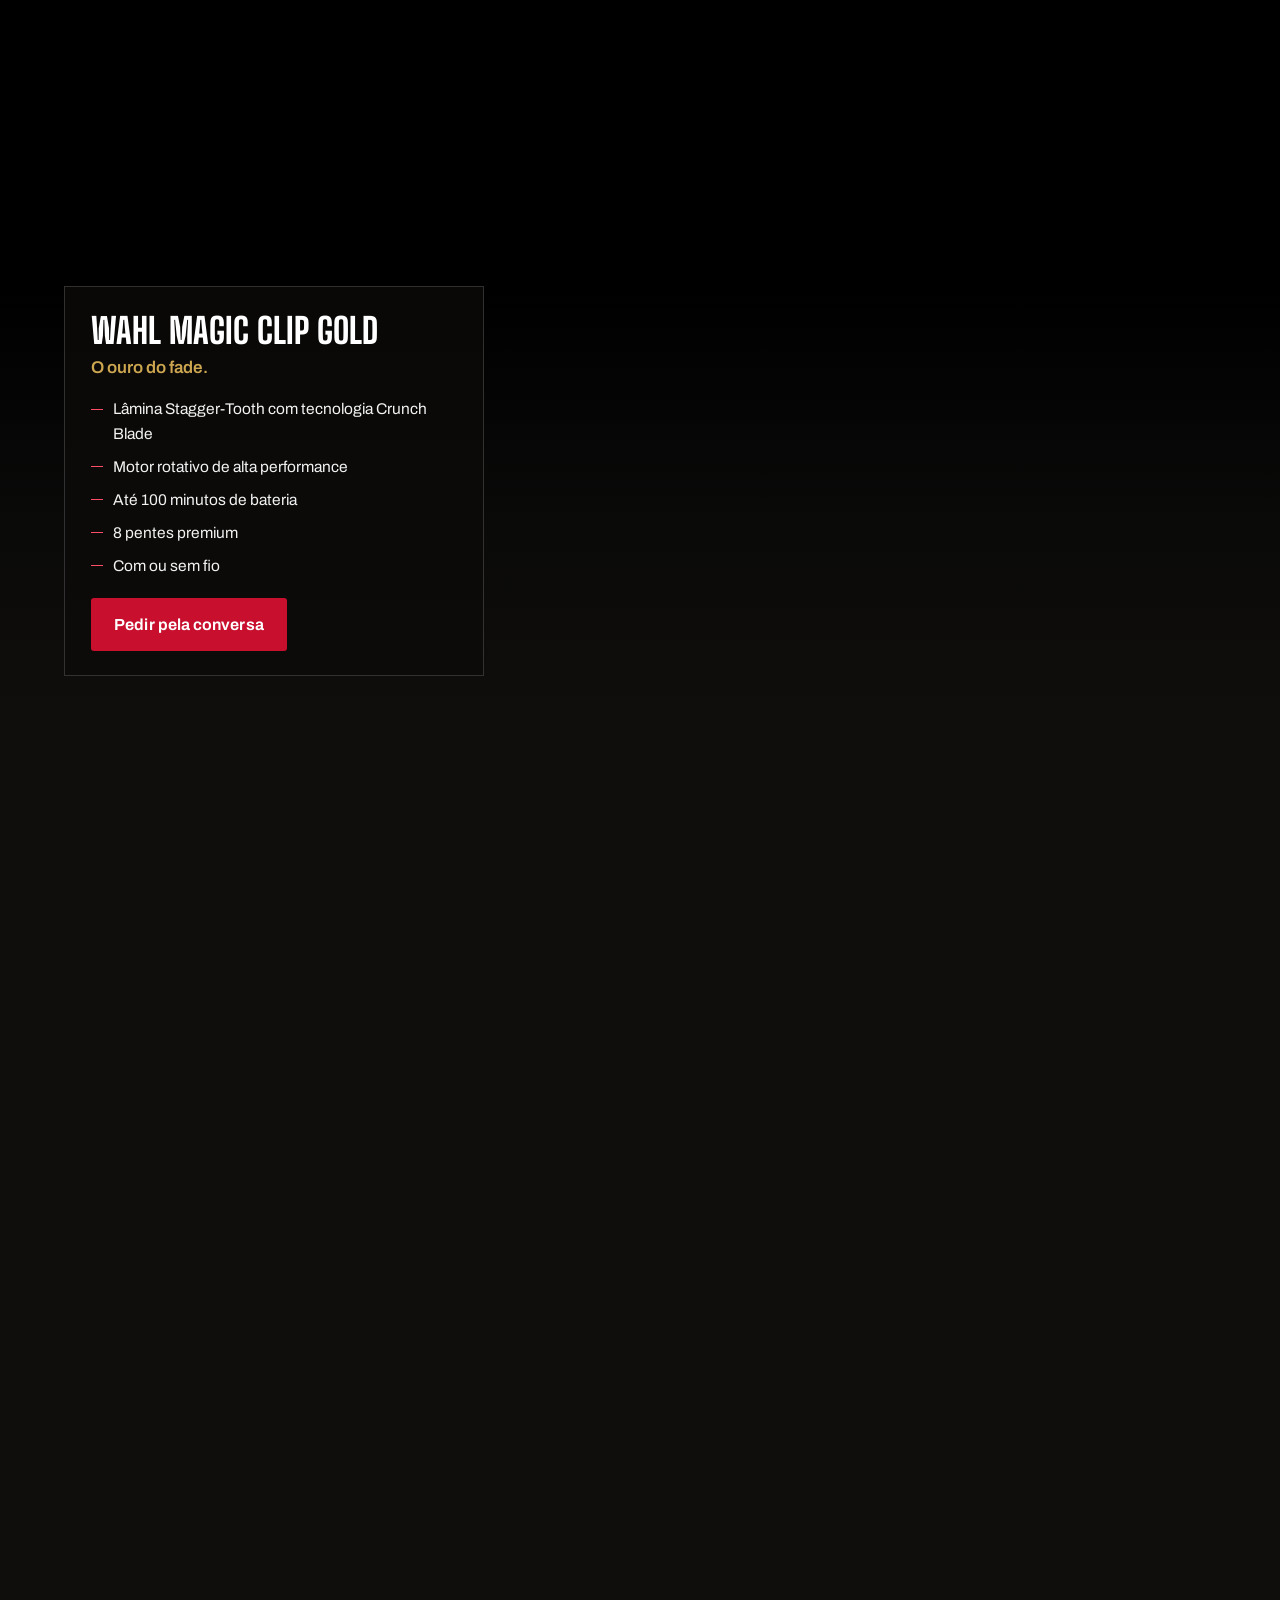
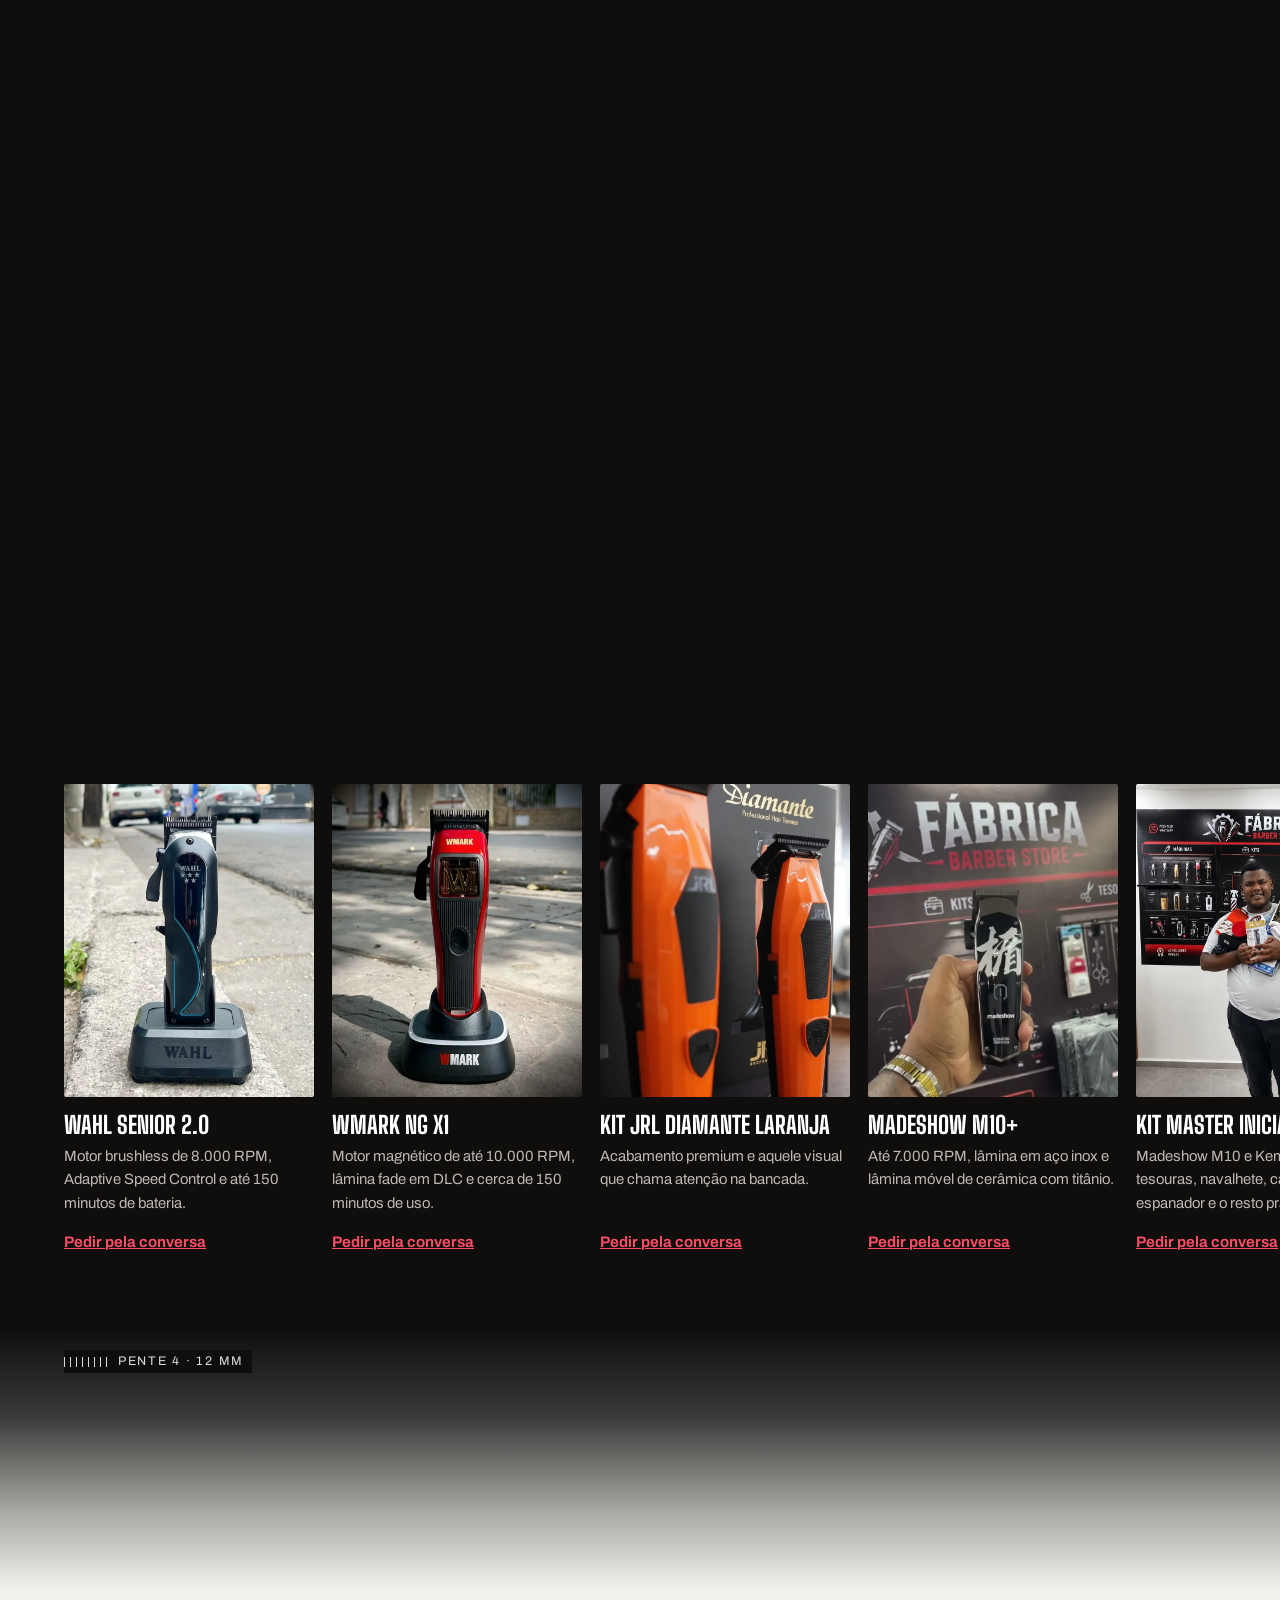
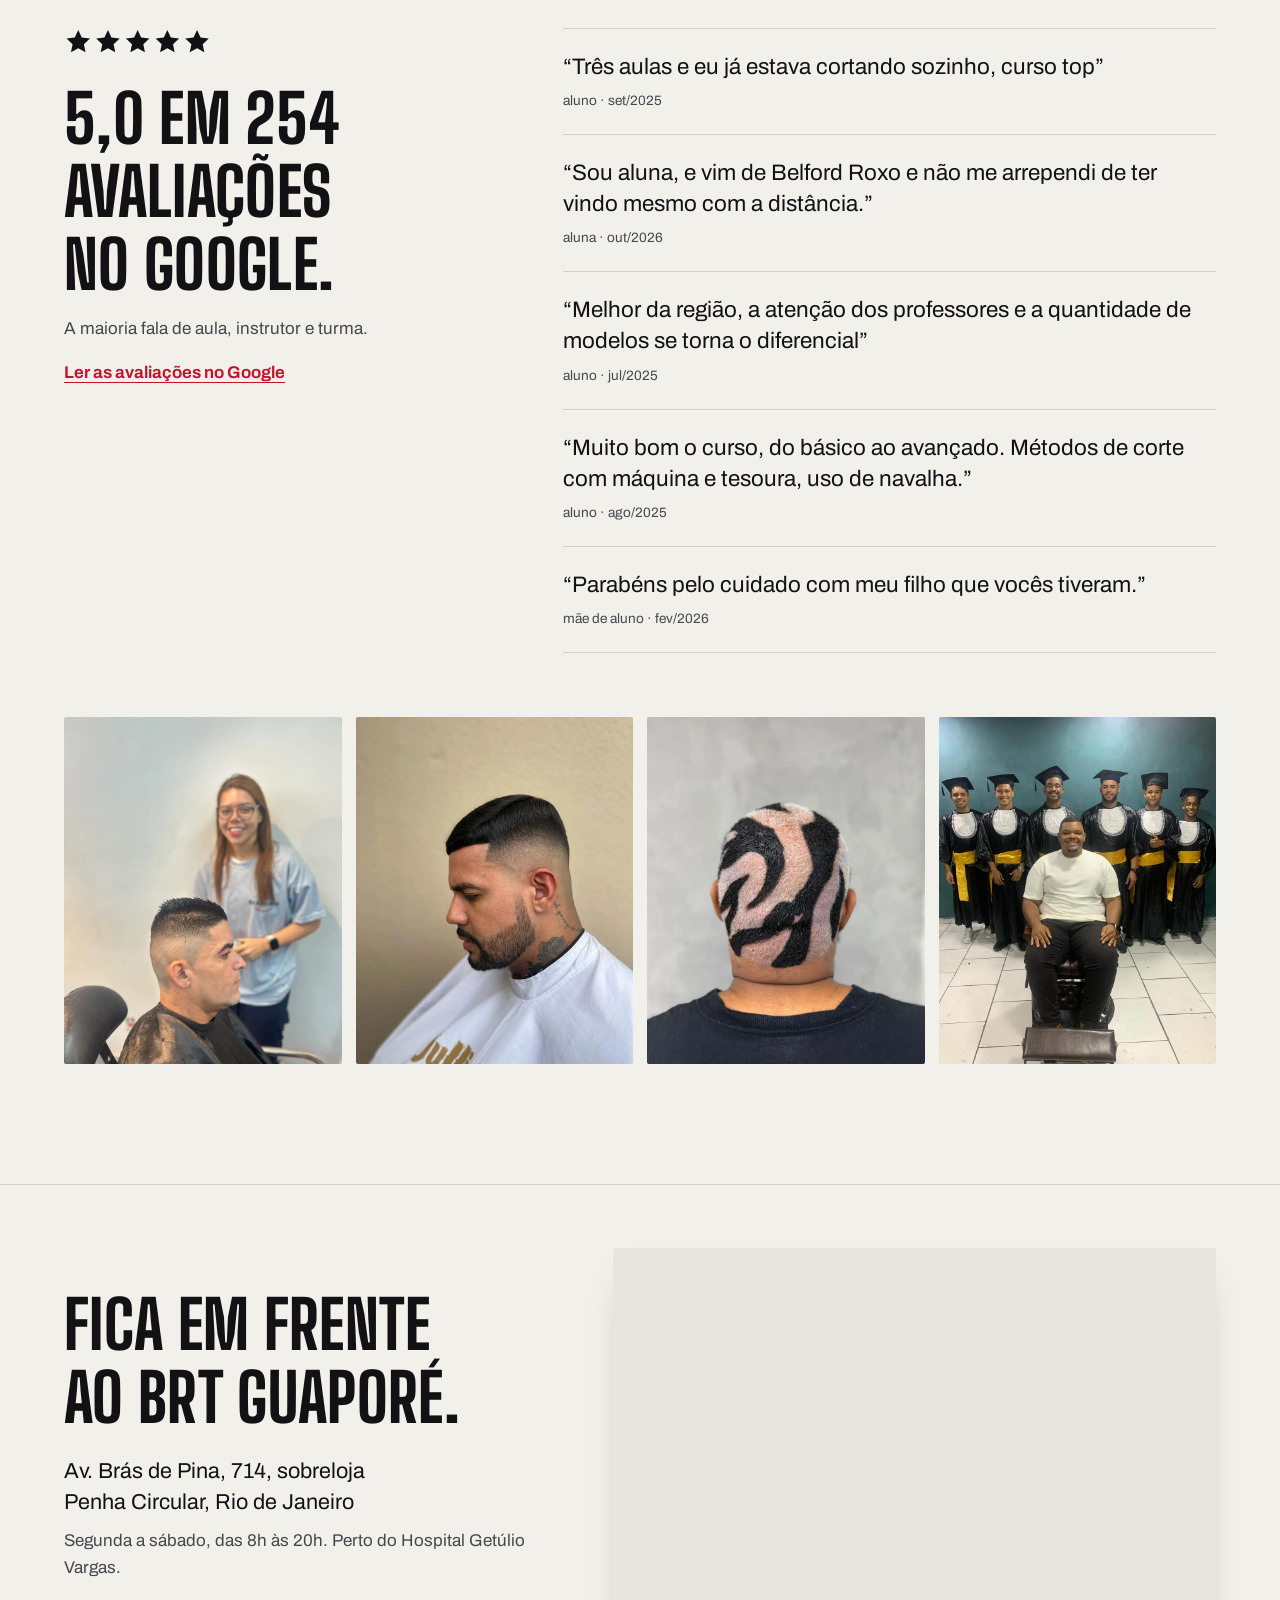
<file: fabrica-site/index.html>
<!doctype html>
<html lang="pt-BR">
<head>
<meta charset="utf-8">
<meta name="viewport" content="width=device-width,initial-scale=1,viewport-fit=cover">
<title>Fábrica de Barbeiros</title>
<meta name="description" content="Curso de barbeiro na Penha, Rio de Janeiro. Aula prática com modelo de verdade, do zero ao certificado.">
<meta name="robots" content="noindex, nofollow">
<meta name="googlebot" content="noindex, nofollow">
<meta name="theme-color" content="#0B0B0C">
<meta property="og:type" content="website">
<meta property="og:locale" content="pt_BR">
<meta property="og:url" content="https://pedrohmsr94.github.io/carioca-apresentacoes/fabrica-site/">
<meta property="og:title" content="Fábrica de Barbeiros · Do zero ao degradê">
<meta property="og:description" content="Curso de barbeiro na Penha, Rio de Janeiro. Aula prática com modelo de verdade, do zero ao certificado.">
<meta property="og:image" content="https://pedrohmsr94.github.io/carioca-apresentacoes/fabrica-site/assets/capa.jpg">
<meta property="og:image:width" content="1200">
<meta property="og:image:height" content="630">
<meta name="twitter:card" content="summary_large_image">
<link rel="icon" href="assets/icone-32.png" type="image/png" sizes="32x32">
<link rel="apple-touch-icon" href="assets/icone-180.png">
<link rel="preconnect" href="https://fonts.googleapis.com">
<link rel="preconnect" href="https://fonts.gstatic.com" crossorigin>
<link rel="stylesheet" href="https://fonts.googleapis.com/css2?family=Archivo:wdth,wght@75..100,400..700&family=Big+Shoulders+Display:wght@600;700;800;900&family=Pinyon+Script&display=swap">
<link rel="stylesheet" href="estilo.css?v=41312060">
</head>
<body>
<header class="topo" id="topo">
  <a class="marca" href="#inicio" aria-label="Fábrica de Barbeiros, início">
    <img src="assets/fotos/logo.webp" alt="" width="40" height="40">
    <span>Fábrica de Barbeiros</span>
  </a>
  <nav class="menu" aria-label="Seções">
    <a href="#cursos">Cursos</a>
    <a href="#certificado">Certificado</a>
    <a href="#jullio">Quem ensina</a>
    <a href="#loja">Loja</a>
    <a href="#chegar">Como chegar</a>
  </nav>
  <button class="botao botao--vermelho botao--curto" type="button" data-conversa>Falar com a Fábrica</button>
</header>

<main id="inicio">

<!-- 0,5 mm · o filme: da rua da Penha até o degradê pronto -->
<section class="filme" id="filme" aria-label="Do lado de fora até o degradê" data-base="assets/filme/" data-quadros="144">
  <div class="filme__palco">
    <img class="filme__poster" src="assets/filme/d/0001.webp" alt="" fetchpriority="high">
    <canvas class="filme__tela" aria-hidden="true"></canvas>
    <div class="filme__veu" aria-hidden="true"></div>

    <div class="filme__capitulos">
      <div class="capitulo is-ativo" data-de="0" data-ate="0.24">
        <h1 class="titulo-filme">Do zero<br>ao degradê.</h1>
        <p class="filme__texto">Curso de barbeiro na Penha. Aula prática com modelo de verdade, do primeiro dia ao certificado.</p>
        <div class="filme__acoes">
          <button class="botao botao--vermelho" type="button" data-conversa>Falar com a Fábrica</button>
          <a class="botao botao--vazado" href="#cursos">Ver os cursos</a>
        </div>
        <p class="filme__prova"><span class="estrelas" aria-hidden="true"></span><strong>5,0</strong> no Google · 254 avaliações · 453 barbeiros formados</p>
      </div>
      <div class="capitulo" data-de="0.24" data-ate="0.5">
        <h2 class="titulo-capitulo">Lá em cima, é mão na máquina.</h2>
        <p class="filme__texto">Sobe a escada da Brás de Pina, 714. Turma de manhã, de tarde e de noite, numa sala nova, com modelo de verdade na cadeira.</p>
      </div>
      <div class="capitulo" data-de="0.5" data-ate="0.76">
        <h2 class="titulo-capitulo">A primeira passada é tua.</h2>
        <p class="filme__texto">Com o instrutor do lado, corrigindo o movimento. "Três aulas e eu já estava cortando sozinho", escreveu um aluno em setembro de 2025.</p>
      </div>
      <div class="capitulo" data-de="0.76" data-ate="1.01">
        <h2 class="titulo-capitulo">Quatro meses depois, o degradê é teu.</h2>
        <p class="filme__texto">E o certificado da Fábrica também.</p>
        <div class="filme__acoes"><button class="botao botao--vermelho" type="button" data-conversa>Falar com a Fábrica</button></div>
      </div>
    </div>

    <ol class="regua" aria-hidden="true">
      <li data-p="0"><b>0</b><span>0,5 mm</span></li>
      <li data-p="0.25"><b>1</b><span>3 mm</span></li>
      <li data-p="0.5"><b>2</b><span>6 mm</span></li>
      <li data-p="0.75"><b>3</b><span>9 mm</span></li>
      <li data-p="1"><b>4</b><span>12 mm</span></li>
    </ol>
    <span class="filme__rolar" aria-hidden="true">Role</span>
  </div>
  <!-- sem movimento ou sem canvas: as quatro cenas paradas -->
  <div class="filme__estatico">
    <img src="assets/filme/d/0001.webp" alt="Rua da Penha, a escada da sobreloja" loading="lazy">
    <img src="assets/filme/d/0060.webp" alt="A sala de aula da Fábrica" loading="lazy">
    <img src="assets/filme/d/0100.webp" alt="A máquina na nuca do modelo" loading="lazy">
    <img src="assets/filme/d/0144.webp" alt="O degradê pronto" loading="lazy">
  </div>
</section>

<div class="faixa faixa--1" aria-hidden="true"><span>pente 1 · 3 mm</span></div>

<!-- 3 mm · gente de verdade -->
<section class="real" id="real" aria-labelledby="real-titulo">
  <div class="real__topo">
    <h2 id="real-titulo" class="titulo-secao">Sem manequim.<br>Gente de verdade na cadeira.</h2>
    <p class="texto-claro">Tudo aqui foi gravado na Fábrica, pelos alunos e instrutores, e está no Instagram da escola.</p>
  </div>
  <ul class="tira">
    <li class="tira__item">
      <video muted loop playsinline preload="none" poster="assets/real/turma-em-acao.jpg" data-video="assets/real/turma-em-acao.mp4"></video>
      <p><b>A turma em ação</b><span>20/08/2026</span></p>
    </li>
    <li class="tira__item tira__item--alto">
      <video muted loop playsinline preload="none" poster="assets/real/primeira-aula.jpg" data-video="assets/real/primeira-aula.mp4"></video>
      <p><b>Primeira aula do Ivan</b><span>14/08/2026</span></p>
    </li>
    <li class="tira__item">
      <video muted loop playsinline preload="none" poster="assets/real/degrade-aluno.jpg" data-video="assets/real/degrade-aluno.mp4"></video>
      <p><b>Degradê feito por aluno</b><span>24/03/2025</span></p>
    </li>
    <li class="tira__item">
      <video muted loop playsinline preload="none" poster="assets/real/tesoura-turma.jpg" data-video="assets/real/tesoura-turma.mp4"></video>
      <p><b>Técnica na tesoura</b><span>07/10/2025</span></p>
    </li>
    <li class="tira__item tira__item--alto">
      <video muted loop playsinline preload="none" poster="assets/real/fade-close.jpg" data-video="assets/real/fade-close.mp4"></video>
      <p><b>Do fade à cor</b><span>29/06/2024</span></p>
    </li>
    <li class="tira__item">
      <video muted loop playsinline preload="none" poster="assets/real/formatura.jpg" data-video="assets/real/formatura.mp4"></video>
      <p><b>Formatura</b><span>21/07/2025</span></p>
    </li>
  </ul>
</section>

<div class="faixa faixa--2" aria-hidden="true"><span>pente 2 · 6 mm</span></div>

<!-- 6 mm · cursos, sem preço -->
<section class="cursos" id="cursos" aria-labelledby="cursos-titulo">
  <h2 id="cursos-titulo" class="titulo-secao">Escolhe por onde começar.</h2>
  <p class="texto-claro cursos__intro">Preço e turma a gente passa na conversa, com as condições do mês e parcelamento.</p>

  <div class="tabela">
    <article class="linha" aria-labelledby="c1">
      <div class="linha__pente" aria-hidden="true"><b>0</b></div>
      <div class="linha__corpo">
        <h3 id="c1">Barbeiro do zero</h3>
        <p>Pra quem nunca pegou numa máquina. Formação completa, do primeiro corte ao acabamento na régua.</p>
        <ul class="linha__fatos">
          <li>4 meses</li><li>Turmas de manhã, de tarde e de noite</li><li>Modelo de verdade desde a primeira semana</li><li>Certificado da Fábrica</li>
        </ul>
        <p class="linha__aprende">Máquina, tesoura e navalha · degradê · barba · acabamento · atendimento e primeiros clientes</p>
      </div>
      <button class="botao botao--vermelho linha__acao" type="button" data-conversa="Quero saber do curso Barbeiro do zero">Perguntar sobre esse curso</button>
    </article>

    <article class="linha" aria-labelledby="c2">
      <div class="linha__pente" aria-hidden="true"><b>2</b></div>
      <div class="linha__corpo">
        <h3 id="c2">Aperfeiçoamento</h3>
        <p>Pra quem já corta e quer subir de nível. O Perfect Work, com o Jullio e os instrutores da casa.</p>
        <ul class="linha__fatos">
          <li>Tesoura</li><li>Degradê em 3 tons</li><li>Pigmentação</li><li>Platinado</li><li>Colorimetria</li>
        </ul>
        <p class="linha__aprende">Quem já tem prática e quer certificado sai daqui com os dois</p>
      </div>
      <button class="botao botao--vermelho linha__acao" type="button" data-conversa="Já corto e quero fazer o Aperfeiçoamento">Perguntar sobre esse curso</button>
    </article>

    <article class="linha" aria-labelledby="c3">
      <div class="linha__pente" aria-hidden="true"><b>4</b></div>
      <div class="linha__corpo">
        <h3 id="c3">Workshops e imersões</h3>
        <p>Um dia inteiro numa técnica só. Já teve Tesoura do Zero, Imersão do Fade, colorimetria e print hair.</p>
        <ul class="linha__fatos">
          <li>Prática do começo ao fim</li><li>Coffee break</li><li>Certificado</li><li>Networking</li>
        </ul>
        <p class="linha__aprende">As datas saem no Instagram e chegam primeiro pra quem conversa com a gente</p>
      </div>
      <button class="botao botao--vermelho linha__acao" type="button" data-conversa="Quando é o próximo workshop?">Perguntar sobre esse curso</button>
    </article>
  </div>
</section>

<div class="faixa faixa--3" aria-hidden="true"><span>pente 3 · 9 mm</span></div>

<!-- 9 mm · o certificado com o nome de quem visita -->
<section class="certificado" id="certificado" aria-labelledby="cert-titulo">
  <div class="certificado__texto">
    <h2 id="cert-titulo" class="titulo-secao titulo-secao--tinta">Escreve teu nome.<br>É esse papel que você leva pra casa.</h2>
    <p>A Fábrica já formou 453 barbeiros. O próximo certificado sai com o número 454.</p>
  </div>

  <div class="certificado__acao">
    <label class="campo" for="nome-aluno">
      <span>Seu nome</span>
      <input id="nome-aluno" type="text" maxlength="34" autocomplete="given-name" placeholder="Seu nome aqui">
    </label>
    <button class="botao botao--vermelho" type="button" data-conversa="Quero fazer o curso Barbeiro do zero">Quero esse certificado</button>
  </div>

  <figure class="certificado__foto">
    <img src="assets/fotos/formando-certificado.webp" alt="Formando de beca segurando o certificado ao lado do Jullio" loading="lazy" width="880" height="1100">
    <figcaption>Formatura de maio de 2023. Esse é de verdade.</figcaption>
  </figure>

  <div class="papel" aria-label="Exemplo de certificado com o seu nome">
    <div class="papel__folha">
      <canvas class="papel__guilhoche" aria-hidden="true"></canvas>
      <div class="papel__miolo">
        <div class="papel__topo">
          <p class="papel__numero">Nº 0454</p>
          <p class="papel__titulo">Certificado</p>
          <p class="papel__sub">de formação de barbeiro</p>
        </div>
        <div class="papel__meio">
          <p class="papel__certificamos">Certificamos que</p>
          <p class="papel__nome" data-nome>Seu nome aqui</p>
          <p class="papel__corpo">concluiu a Formação de Barbeiro da Fábrica de Barbeiros, com aulas práticas em modelo real, na Penha, Rio de Janeiro.</p>
        </div>
        <div class="papel__fim">
          <ul class="papel__carimbos">
            <li>Mão na máquina</li><li>Primeiro degradê</li><li>Navalha e acabamento</li><li>Atendimento</li>
          </ul>
          <div class="papel__rodape">
            <img class="papel__selo" src="assets/fotos/logo.webp" alt="" width="84" height="84">
            <div class="papel__assina"><span class="assinatura">Jullio Cezar</span><span class="papel__cargo">fundador e diretor</span></div>
          </div>
        </div>
      </div>
    </div>
    <p class="papel__nota">Certificado ilustrativo de curso livre, emitido pela Fábrica de Barbeiros.</p>
  </div>
</section>

<!-- 12 mm · quem ensina -->
<section class="jullio" id="jullio" aria-labelledby="jullio-titulo">
  <div class="jullio__midia">
    <img class="jullio__retrato" src="assets/fotos/jullio-retrato.webp" alt="Jullio Cezar, fundador da Fábrica de Barbeiros, sorrindo com a tesoura na mão" loading="lazy" width="825" height="1100">
    <video class="jullio__video" muted loop playsinline preload="none" poster="assets/real/jullio-sala.jpg" data-video="assets/real/jullio-sala.mp4" aria-label="O Jullio na sala nova da Fábrica"></video>
  </div>
  <div class="jullio__texto">
    <h2 id="jullio-titulo" class="titulo-secao titulo-secao--tinta">Quem te ensina começou do lado de fora também.</h2>
    <p class="jullio__lide">Jullio Cezar é cria do Dourado, em Brás de Pina. Começou a cortar em 2003, com a máquina que a mãe, Dona Denize, comprou pra ele ter uma profissão.</p>
    <ol class="linha-tempo">
      <li><b>2003</b><span>A primeira máquina, em casa, cortando amigo e parente.</span></li>
      <li><b>Jotapê</b><span>A barbearia dele em Brás de Pina, que segue aberta. Jotapê também é como a equipe chama ele.</span></li>
      <li><b>Fim de 2016</b><span>A Fábrica nasce dentro da Jotapê, com dois alunos. Os dois viraram instrutores.</span></li>
      <li><b>2021</b><span>Turma nº 40 formada. No Meia Hora, a manchete "A favela venceu" chama ele de barbeiro queridinho dos famosos.</span></li>
      <li><b>Hoje</b><span>453 formados, sala nova, e ação social no Sereno, no Quitungo, no Antares e no Leme.</span></li>
    </ol>
    <div class="jullio__jornal">
      <blockquote class="citacao">
        <p>O grande desafio é se manter em alto nível.</p>
        <footer>Jullio, ao Meia Hora, setembro de 2021</footer>
      </blockquote>
      <figure class="recorte">
        <img src="assets/fotos/meia-hora.webp" alt="Recorte do jornal Meia Hora: A favela venceu, com o Jullio e alunos formados" loading="lazy" width="1080" height="1080">
        <figcaption>Meia Hora, 05/09/2021</figcaption>
      </figure>
    </div>
  </div>
</section>

<!-- a loja: outra sala, de couro -->
<section class="loja" id="loja" aria-labelledby="loja-titulo">
  <div class="loja__abre">
    <img class="loja__logo" src="assets/fotos/loja-logo.webp" alt="Fábrica Barber Store" loading="lazy" width="1100" height="1100">
    <div>
      <h2 id="loja-titulo" class="titulo-secao">Fábrica Barber Store</h2>
      <p class="texto-claro">A loja oficial da Fábrica. Tem aluno que sai do primeiro dia de curso com o kit completo, e quem já é barbeiro encontra a máquina certa. Envia pra todo o Brasil.</p>
    </div>
  </div>

  <div class="vitrine" id="vitrine" data-base="assets/maquina/" data-quadros="48">
    <div class="vitrine__palco">
      <canvas class="vitrine__tela" aria-hidden="true"></canvas>
      <img class="vitrine__poster" src="assets/maquina/0001.webp" alt="Wahl Magic Clip Gold na base de carga" loading="lazy">
      <div class="vitrine__ficha">
        <h3>Wahl Magic Clip Gold</h3>
        <p class="vitrine__apelido">O ouro do fade.</p>
        <ul class="vitrine__specs">
          <li data-de="0.1">Lâmina Stagger-Tooth com tecnologia Crunch Blade</li>
          <li data-de="0.3">Motor rotativo de alta performance</li>
          <li data-de="0.5">Até 100 minutos de bateria</li>
          <li data-de="0.65">8 pentes premium</li>
          <li data-de="0.8">Com ou sem fio</li>
        </ul>
        <button class="botao botao--vermelho" type="button" data-conversa="Tem a Wahl Magic Clip Gold disponível?">Pedir pela conversa</button>
      </div>
    </div>
  </div>

  <ul class="prateleira" aria-label="Outras máquinas e kits">
    <li class="produto">
      <img src="assets/fotos/prod-senior.webp" alt="Wahl Senior 2.0 na base" loading="lazy">
      <h3>Wahl Senior 2.0</h3>
      <p>Motor brushless de 8.000 RPM, Adaptive Speed Control e até 150 minutos de bateria.</p>
      <button class="link-acao" type="button" data-conversa="Tem a Wahl Senior 2.0?">Pedir pela conversa</button>
    </li>
    <li class="produto">
      <img src="assets/fotos/prod-x1.webp" alt="Wmark NG X1 vermelha na base" loading="lazy">
      <h3>Wmark NG X1</h3>
      <p>Motor magnético de até 10.000 RPM, lâmina fade em DLC e cerca de 150 minutos de uso.</p>
      <button class="link-acao" type="button" data-conversa="Tem a Wmark NG X1?">Pedir pela conversa</button>
    </li>
    <li class="produto">
      <img src="assets/fotos/prod-jrl.webp" alt="Máquina JRL laranja do kit Diamante" loading="lazy">
      <h3>Kit JRL Diamante laranja</h3>
      <p>Acabamento premium e aquele visual que chama atenção na bancada.</p>
      <button class="link-acao" type="button" data-conversa="Quero saber do kit JRL Diamante laranja">Pedir pela conversa</button>
    </li>
    <li class="produto">
      <img src="assets/fotos/prod-madeshow.webp" alt="Madeshow M10+ na mão" loading="lazy">
      <h3>Madeshow M10+</h3>
      <p>Até 7.000 RPM, lâmina em aço inox e lâmina móvel de cerâmica com titânio.</p>
      <button class="link-acao" type="button" data-conversa="Tem a Madeshow M10+?">Pedir pela conversa</button>
    </li>
    <li class="produto produto--kit">
      <img src="assets/fotos/loja-aluno-kit.webp" alt="Aluno na loja da Fábrica com o kit completo" loading="lazy">
      <h3>Kit Master Iniciante</h3>
      <p>Madeshow M10 e Kemei 2299, tesouras, navalhete, capa, gola, toalha, espanador e o resto pra sair do zero.</p>
      <button class="link-acao" type="button" data-conversa="Quero o Kit Master Iniciante">Pedir pela conversa</button>
    </li>
  </ul>
</section>

<div class="faixa faixa--4" aria-hidden="true"><span>pente 4 · 12 mm</span></div>

<!-- quem já passou por aqui -->
<section class="prova" id="prova" aria-labelledby="prova-titulo">
  <div class="prova__nota">
    <span class="estrelas estrelas--grande" aria-hidden="true"></span>
    <h2 id="prova-titulo" class="titulo-secao titulo-secao--tinta">5,0 em 254 avaliações no Google.</h2>
    <p>A maioria fala de aula, instrutor e turma.</p>
    <a class="prova__google" href="https://www.google.com/maps?cid=13961718206493958411" target="_blank" rel="noopener">Ler as avaliações no Google</a>
  </div>
  <ul class="vozes">
    <li><q>Três aulas e eu já estava cortando sozinho, curso top</q><span>aluno · set/2025</span></li>
    <li><q>Sou aluna, e vim de Belford Roxo e não me arrependi de ter vindo mesmo com a distância.</q><span>aluna · out/2026</span></li>
    <li><q>Melhor da região, a atenção dos professores e a quantidade de modelos se torna o diferencial</q><span>aluno · jul/2025</span></li>
    <li><q>Muito bom o curso, do básico ao avançado. Métodos de corte com máquina e tesoura, uso de navalha.</q><span>aluno · ago/2025</span></li>
    <li><q>Parabéns pelo cuidado com meu filho que vocês tiveram.</q><span>mãe de aluno · fev/2026</span></li>
  </ul>
  <div class="prova__fotos">
    <img src="assets/fotos/aluna.webp" alt="Aluna da Fábrica ao lado do corte que fez" loading="lazy">
    <img src="assets/fotos/corte-2.webp" alt="Degradê baixo com a capa da Fábrica" loading="lazy">
    <img src="assets/fotos/corte-3.webp" alt="Print hair feito em aula" loading="lazy">
    <img src="assets/fotos/formatura-turma.webp" alt="Turma formada de beca com o Jullio" loading="lazy">
  </div>
</section>

<!-- como chegar -->
<section class="chegar" id="chegar" aria-labelledby="chegar-titulo">
  <div class="chegar__texto">
    <h2 id="chegar-titulo" class="titulo-secao titulo-secao--tinta">Fica em frente ao BRT Guaporé.</h2>
    <address>
      Av. Brás de Pina, 714, sobreloja<br>
      Penha Circular, Rio de Janeiro
    </address>
    <p>Segunda a sábado, das 8h às 20h. Perto do Hospital Getúlio Vargas.</p>
    <div class="chegar__acoes">
      <button class="botao botao--vermelho" type="button" data-conversa="Quero marcar uma visita">Marcar uma visita</button>
      <a class="botao botao--tinta" href="https://www.google.com/maps/dir/?api=1&amp;destination=F%C3%A1brica+de+Barbeiros%2C+Av.+Br%C3%A1s+de+Pina%2C+714%2C+Penha+Circular%2C+Rio+de+Janeiro" target="_blank" rel="noopener">Traçar a rota</a>
    </div>
  </div>
  <!-- a ficha do Google, viva: nota, avaliações e rotas se atualizam sozinhas -->
  <div class="mapa">
    <iframe src="https://www.google.com/maps?cid=13961718206493958411&amp;output=embed&amp;hl=pt-BR" title="A Fábrica de Barbeiros no Google Maps: nota, avaliações e rotas" loading="lazy" referrerpolicy="no-referrer-when-downgrade" allowfullscreen></iframe>
  </div>
</section>

<section class="fim" aria-labelledby="fim-titulo">
  <h2 id="fim-titulo" class="titulo-fim">Vem pra Fábrica.</h2>
  <p class="texto-claro">Pergunta o que quiser. A resposta chega na hora, de dia ou de noite.</p>
  <button class="botao botao--vermelho botao--grande" type="button" data-conversa>Falar com a Fábrica</button>
</section>

</main>

<footer class="rodape">
  <div class="rodape__marca">
    <img src="assets/fotos/logo.webp" alt="" width="56" height="56">
    <div>
      <b>Fábrica de Barbeiros</b>
      <span>Av. Brás de Pina, 714, sobreloja · Penha Circular · Rio de Janeiro</span>
      <span>Segunda a sábado, 8h às 20h</span>
    </div>
  </div>
  <div class="rodape__links">
    <a href="https://www.instagram.com/fabricadebarbeiros/" target="_blank" rel="noopener">@fabricadebarbeiros</a>
    <a href="https://www.instagram.com/fabricabarberstore/" target="_blank" rel="noopener">@fabricabarberstore</a>
    <a href="https://www.google.com/maps?cid=13961718206493958411" target="_blank" rel="noopener">Fábrica no Google</a>
  </div>
  <p class="rodape__nota">Site de demonstração feito pela Carioca's Consultoria em outubro de 2026. As cenas da abertura e a máquina girando foram geradas por IA a partir de fotos reais da escola e da loja. Fotos, vídeos e avaliações são reais, do Instagram e do Google da Fábrica.</p>
</footer>

<!-- o agente da Fábrica (demonstração) -->
<button class="chamar is-oculto" id="chamar" type="button" data-conversa aria-controls="conversa" aria-expanded="false" aria-label="Falar com a Fábrica, responde na hora">
  <img src="assets/fotos/logo.webp" alt="" width="36" height="36">
  <span><b>Falar com a Fábrica</b><small>responde na hora</small></span>
</button>

<div class="conversa" id="conversa" role="dialog" aria-label="Conversa com a Fábrica de Barbeiros" hidden>
  <div class="conversa__topo">
    <img src="assets/fotos/logo.webp" alt="" width="40" height="40">
    <div><b>Fábrica de Barbeiros</b><small>responde na hora · demonstração</small></div>
    <button class="conversa__fechar" type="button" aria-label="Fechar conversa" data-fechar>
      <svg viewBox="0 0 24 24" width="20" height="20" aria-hidden="true"><path d="M6 6l12 12M18 6L6 18" stroke="currentColor" stroke-width="1.8" stroke-linecap="round"/></svg>
    </button>
  </div>
  <div class="conversa__fio" data-fio aria-live="polite"></div>
  <div class="conversa__atalhos" data-atalhos>
    <button type="button" data-p="Qual o valor?">Qual o valor?</button>
    <button type="button" data-p="Quando começa a próxima turma?">Quando começa a turma?</button>
    <button type="button" data-p="Mulher pode fazer?">Mulher pode fazer?</button>
    <button type="button" data-p="Já sou barbeira, quero o certificado">Já corto, quero certificado</button>
    <button type="button" data-p="Onde fica?">Onde fica?</button>
    <button type="button" data-p="Quero visitar">Quero visitar</button>
  </div>
  <form class="conversa__campo" data-form>
    <label class="visualmente-oculto" for="msg">Escreva sua mensagem</label>
    <input id="msg" type="text" autocomplete="off" placeholder="Escreve tua dúvida…" maxlength="240">
    <button type="submit" aria-label="Enviar">
      <svg viewBox="0 0 24 24" width="20" height="20" aria-hidden="true"><path d="M4 12l15-7-6 15-2.5-6.5L4 12z" fill="none" stroke="currentColor" stroke-width="1.8" stroke-linejoin="round"/></svg>
    </button>
  </form>
</div>

<script src="app.js?v=c02cc4b2"></script>
</body>
</html>
</file>
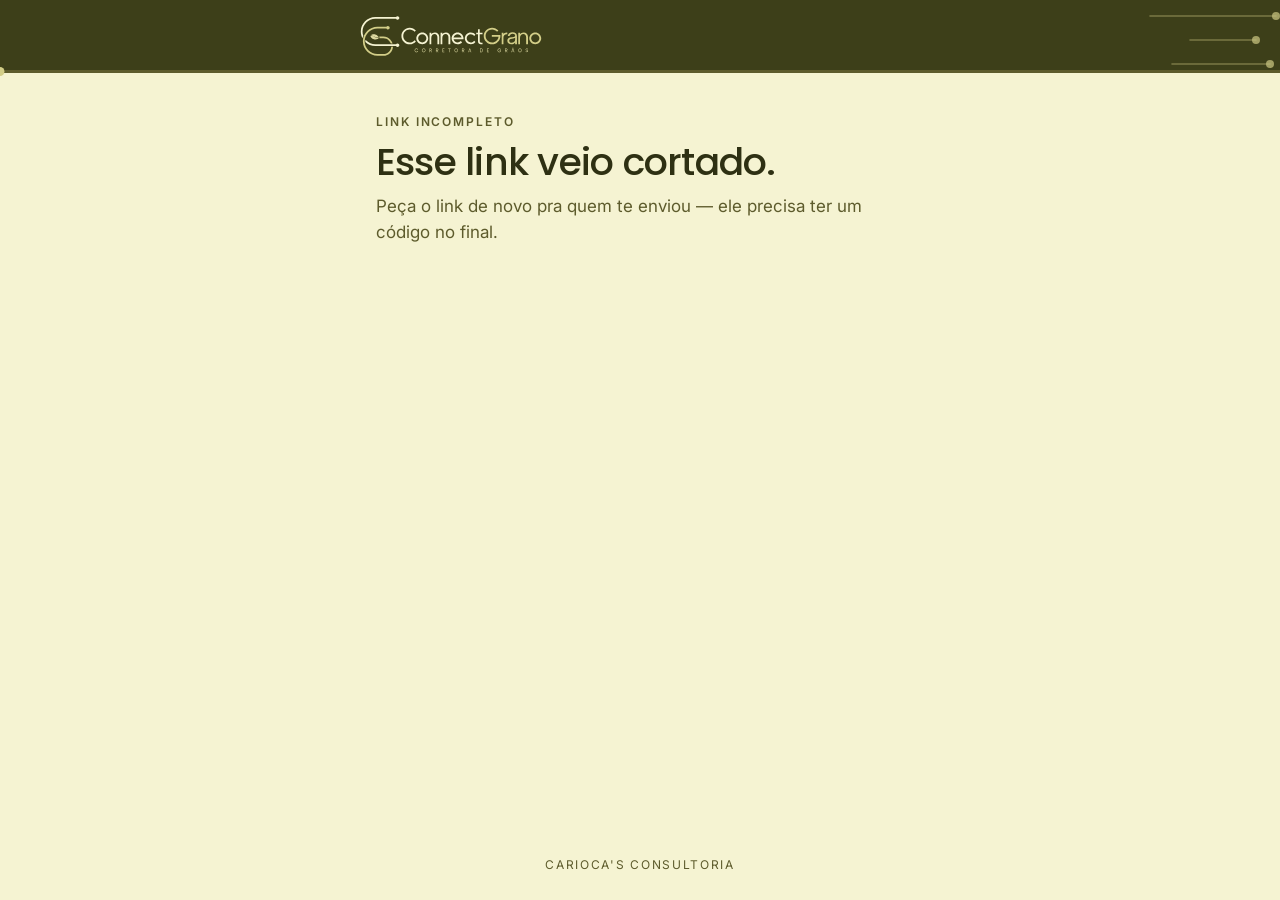
<file: gisele-arquetipos/index.html>
<!doctype html>
<html lang="pt-BR">
<head>
<meta charset="utf-8">
<meta name="viewport" content="width=device-width,initial-scale=1,viewport-fit=cover">
<meta name="robots" content="noindex, nofollow">
<meta name="theme-color" content="#3D3F19">
<title>Connect Grano · algumas perguntas</title>
<link rel="icon" href="logo.svg">
<link rel="preconnect" href="https://fonts.googleapis.com">
<link rel="preconnect" href="https://fonts.gstatic.com" crossorigin>
<link href="https://fonts.googleapis.com/css2?family=Poppins:wght@300;400;500;600&family=Inter:wght@400;500;600&display=swap" rel="stylesheet">
<style>
:root{
  --fundo:#3D3F19;--fundo-2:#5D5B2C;--papel:#F5F3D2;--papel-2:#E4E0B6;
  --tinta:#2E3013;--tinta-media:#5D5B2C;--apoio:#74743D;--apoio-esc:#5D5B2C;
  --destaque:#D3CE88;--destaque-esc:#A9A35A;
  --f-tit:'Poppins',system-ui,sans-serif;--f-corpo:'Inter',system-ui,sans-serif;--f-marca:'Poppins',Georgia,serif;
}
*,*::before,*::after{box-sizing:border-box;margin:0;padding:0}
html{-webkit-text-size-adjust:100%}
body{background:var(--papel);color:var(--tinta);font-family:var(--f-corpo);font-size:17px;line-height:1.5;min-height:100vh;display:flex;flex-direction:column}
button{font:inherit;color:inherit;cursor:pointer}
.topo{background:var(--fundo);color:var(--papel);padding:18px 16px 16px;position:relative;overflow:hidden}
.topo__in{max-width:560px;margin:0 auto;display:flex;align-items:center;gap:10px;position:relative;z-index:1}
.topo img{width:28px;height:auto}
.topo{padding:16px 16px 14px}
.topo img.topo__logo{width:auto;height:40px;display:block}
.topo span{font-family:var(--f-marca);letter-spacing:.3em;text-transform:uppercase;font-size:14px}
.topo svg{position:absolute;right:-10px;top:-6px;width:210px;height:90px;opacity:.9}
.barra{height:3px;background:var(--fundo-2);position:relative}
.barra i{position:absolute;left:0;top:0;height:3px;background:var(--apoio);transition:width .3s}
.barra b{position:absolute;top:-3px;width:9px;height:9px;border-radius:50%;background:var(--destaque);transform:translateX(-50%);transition:left .3s}
main{flex:1;width:100%;max-width:560px;margin:0 auto;padding:28px 16px 40px}
.rot{font-size:12px;font-weight:600;letter-spacing:.16em;text-transform:uppercase;color:var(--apoio-esc)}
h1{font-family:var(--f-tit);font-weight:500;font-size:clamp(28px,7.5vw,38px);line-height:1.08;letter-spacing:-.02em;margin-top:10px}
h2{font-family:var(--f-tit);font-weight:500;font-size:clamp(22px,5.8vw,28px);line-height:1.2;letter-spacing:-.015em;margin-top:12px}
p{margin-top:12px;color:var(--tinta-media)}
ul.guia{list-style:none;margin-top:18px}
ul.guia li{position:relative;padding:8px 0 8px 22px;border-top:1px solid var(--papel-2);color:var(--tinta)}
ul.guia li::before{content:'';position:absolute;left:3px;top:17px;width:7px;height:7px;border-radius:50%;background:var(--destaque)}
.acoes{display:flex;gap:12px;align-items:center;margin-top:28px;flex-wrap:wrap}
.btn{background:var(--destaque);color:var(--fundo);border:0;border-radius:999px;padding:14px 26px;font-weight:600;font-size:16px;min-height:48px}
.btn:disabled{opacity:.5;cursor:default}
.voltar{background:none;border:0;color:var(--tinta-media);padding:10px 4px;font-size:15px;text-decoration:underline;text-underline-offset:3px}
.escala{list-style:none;margin-top:22px;display:grid;gap:8px}
.op{width:100%;display:flex;align-items:center;gap:14px;text-align:left;background:#fff;border:1px solid var(--papel-2);border-radius:14px;padding:14px 16px;min-height:54px;transition:border-color .15s,background .15s}
.op:hover{border-color:var(--apoio)}
.op .n{flex:0 0 30px;height:30px;border-radius:50%;border:1px solid var(--apoio);display:flex;align-items:center;justify-content:center;font-weight:600;font-size:14px;color:var(--apoio-esc)}
.op[aria-pressed="true"]{background:var(--fundo);border-color:var(--fundo);color:var(--papel)}
.op[aria-pressed="true"] .n{border-color:var(--destaque);background:var(--destaque);color:var(--fundo)}
.op.mais-marcada{border-color:var(--fundo);opacity:.55;cursor:default}
.op.mais-marcada .n{background:var(--fundo);border-color:var(--fundo);color:var(--papel)}
.tag{font-size:11px;font-weight:600;letter-spacing:.12em;text-transform:uppercase;color:var(--apoio-esc);margin-left:auto}
.passo{margin-top:14px;display:inline-flex;align-items:center;gap:8px;background:var(--fundo);color:var(--papel);border-radius:999px;padding:7px 14px;font-size:14px;font-weight:600}
.passo i{width:8px;height:8px;border-radius:50%;background:var(--destaque)}
label.campo{display:block;margin-top:18px;font-weight:600;font-size:15px}
input[type=text],textarea{width:100%;margin-top:6px;font:inherit;color:var(--tinta);background:#fff;border:1px solid var(--papel-2);border-radius:12px;padding:12px 14px}
textarea{min-height:110px;resize:vertical}
.aviso{margin-top:16px;background:#fff;border-left:3px solid var(--destaque);border-radius:0 10px 10px 0;padding:12px 14px;font-size:15px;color:var(--tinta)}
.miudo{font-size:13px;color:var(--tinta-media);margin-top:18px}
ul.guia li b{color:var(--tinta);font-weight:600}
.parte{margin-top:20px;padding-top:16px;border-top:1px solid var(--papel-2)}
.parte p{margin-top:6px}
.parte .rot{margin-top:0}
ol.mini{list-style:none;margin-top:10px;display:grid;gap:6px}
ol.mini li{display:flex;align-items:center;gap:12px;font-size:15px;color:var(--tinta)}
ol.mini .n{flex:0 0 26px;height:26px;border-radius:50%;border:1px solid var(--apoio);display:flex;align-items:center;justify-content:center;font-weight:600;font-size:13px;color:var(--apoio-esc)}
:focus-visible{outline:3px solid var(--destaque);outline-offset:2px}
footer{padding:18px 16px 26px;text-align:center;font-size:12px;letter-spacing:.14em;text-transform:uppercase;color:var(--tinta-media)}
@media (prefers-reduced-motion:reduce){*{transition:none!important}}
</style>
</head>
<body>
<header class="topo">
  <svg viewBox="0 0 210 90" aria-hidden="true"><g stroke="#D3CE88" stroke-width="1.6" fill="none" stroke-linecap="round" opacity=".45"><path d="M70 22 H196"/><path d="M110 46 H176"/><path d="M92 70 H190"/></g><g fill="#D3CE88" opacity=".75"><circle cx="196" cy="22" r="4"/><circle cx="176" cy="46" r="4"/><circle cx="190" cy="70" r="4"/></g></svg>
  <div class="topo__in"><img class="topo__logo" src="logo-horizontal.svg" alt="Connect Grano · Corretora de grãos"></div>
</header>
<div class="barra" aria-hidden="true"><i id="bi" style="width:0"></i><b id="bb" style="left:0"></b></div>
<main id="app" aria-live="polite"></main>
<footer>Carioca's Consultoria</footer>
<script>
const D = {"nome": "Gisele", "pron": "dela", "itens": ["O que me move é ter tudo sob controle: contrato assinado, embarque na data, pagamento em dia.", "Falo simples, do jeito que se fala na roça, sem palavra difícil.", "O aperto do produtor não é assunto meu: o meu trabalho é o preço.", "Gosto de apresentar número e regra clara quando explico o meu trabalho.", "Atendo o pequeno produtor mesmo quando a comissão não compensa.", "Luz do dia, lavoura, céu aberto: é a imagem que tem a minha cara.", "Acompanho Chicago, dólar e notícia mesmo nos dias em que não tenho negócio pra fechar.", "Cobro a compradora e o produtor quando alguém sai do combinado.", "O que me move é ser a ponte: ligar quem planta a quem compra, de igual pra igual.", "Prefiro o simples e natural ao produzido demais.", "Costumo dizer pro produtor que ele não vai tomar essa decisão sozinho.", "Tenho critério claro pra decidir com qual compradora eu trabalho.", "O que mais me move é evitar que o produtor tome um prejuízo que não precisava.", "Prefiro explicar por que o preço está assim a só mandar o número.", "Prefiro ouvir o produtor contar como foi a safra antes de falar de negócio.", "Quero que a minha comunicação faça o produtor se sentir acolhido, não pressionado.", "Já falei pro produtor uma verdade sobre o preço que ele não queria ouvir.", "Falo com firmeza e digo como o negócio vai ser feito: prazo, contrato, embarque.", "A minha fé está no jeito como eu trabalho, mesmo quando eu não falo dela.", "Não quero parecer mais chique nem mais importante que o produtor.", "Quando alguém espalha informação errada de mercado, sinto necessidade de corrigir.", "O que mais me move é fazer o certo e dormir em paz.", "Gráfico, número e notícia aparecendo no meu conteúdo me representam.", "Não me importo de fechar negócio sem saber exatamente como vai ser o embarque.", "Converso com o produtor como vizinho, sem formalidade.", "Nas fotos, prefiro aparecer conversando com o produtor a aparecer sozinha em pose.", "Prefiro atender só produtor grande, que dá volume.", "Costumo dizer \"calma, vamos ver com tranquilidade\" antes de falar de qualquer preço.", "Me sinto realizada quando o produtor desliga o telefone mais tranquilo, mesmo sem fechar negócio.", "Já recusei negócio que parecia vantajoso porque não estava certo.", "Gosto de imagem sóbria e sólida, que transmita uma empresa estruturada.", "Antes de falar de preço, eu pergunto como está a lavoura e a família do produtor.", "Escritório organizado, contrato, logo bem feito: isso passa a imagem certa.", "Evito discussão e polêmica, mesmo quando eu tenho razão.", "Faz diferença pra mim ser reconhecida como referência no mercado de grãos da região.", "Gosto de material limpo e organizado, que explica sem enfeite.", "Falo com o produtor pequeno do mesmo jeito que falo com o grande.", "Um pouco de polêmica faz bem pra ser lembrada.", "O que mais me move é o produtor entender o mercado e decidir com informação.", "Gente real, produtor de verdade, sem cenário: é assim que eu quero aparecer.", "Atendo produtor fora do horário quando sei que ele está apertado pra vender.", "Pra vender bem, o feeling do produtor vale mais que qualquer informação.", "Já abri mão de uma comissão porque o negócio não era o melhor pro produtor.", "Gosto de fazer parte da roda do produtor: cooperativa, feira, igreja, café na fazenda.", "Antes de sugerir vender, preciso olhar os números: custo, mercado, prazo."], "rodadas": [{"pergunta": "Qual destas frases é mais você falando com o produtor? E qual é menos?", "opcoes": ["\"Calma, uma coisa de cada vez.\"", "\"Vai ser assim: contrato, embarque, pagamento.\"", "\"Fica tranquilo, eu vou acompanhar isso com você.\"", "\"E aí, como é que tá a lavoura?\"", "\"Deixa eu te explicar o que está mexendo no preço.\""]}, {"pergunta": "E destas?", "opcoes": ["\"Aqui pequeno e grande são tratados igual.\"", "\"Se não estiver certo, a gente não faz.\"", "\"Aqui tem critério, e ele funciona.\"", "\"A verdade é essa, mesmo que não seja a que você queria ouvir.\"", "\"Você não vai decidir isso sozinho.\""]}, {"pergunta": "O que mais te move no trabalho? E o que menos?", "opcoes": ["Fazer o produtor entender o mercado.", "Construir uma empresa sólida e respeitada.", "Proteger o produtor de prejuízo.", "Estar perto do produtor, ser da roda dele.", "Trabalhar em paz, fazendo o certo."]}, {"pergunta": "E destes?", "opcoes": ["Ligar quem planta a quem compra.", "Não deixar ninguém vender no escuro.", "Manter o nome limpo.", "Evitar que alguém tome calote.", "Ser referência na região."]}, {"pergunta": "O que mais é você no dia a dia? E o que menos?", "opcoes": ["Ligo pra saber como o produtor está, mesmo sem negócio.", "Estudo o mercado antes de responder.", "Converso sem formalidade, tomo café na fazenda.", "Organizo, confiro contrato e cobro prazo.", "Escolho o caminho mais simples e mais limpo."]}, {"pergunta": "E destes?", "opcoes": ["Atendo o pequeno igual ao grande.", "Abro mão da comissão se o negócio não é bom pro produtor.", "Digo o que o produtor não quer ouvir.", "Evito a briga até o fim.", "Decido rápido e assumo a responsabilidade."]}, {"pergunta": "Qual imagem é mais você? E qual é menos?", "opcoes": ["Tela com gráfico de Chicago e um caderno de anotações.", "Roda de produtor na cooperativa, gente de verdade.", "Conversa na varanda da fazenda, alguém ouvindo.", "Lavoura ao amanhecer, céu aberto.", "Escritório organizado, contrato na mesa."]}, {"pergunta": "Qual palavra é mais a sua marca? E qual é menos?", "opcoes": ["acolhedora", "próxima", "leve", "clara", "sólida"]}], "fora": [{"pergunta": "Qual destas frases é mais a cara da Gisele falando? E qual é menos?", "opcoes": ["\"Calma, uma coisa de cada vez.\"", "\"Vai ser assim: contrato, embarque, pagamento.\"", "\"Fica tranquilo, eu vou acompanhar isso com você.\"", "\"E aí, como é que tá a lavoura?\"", "\"Deixa eu te explicar o que está mexendo no preço.\""]}, {"pergunta": "O que mais move a Gisele no trabalho, pelo que você vê? E o que menos?", "opcoes": ["Fazer o produtor entender o mercado.", "Construir uma empresa sólida e respeitada.", "Proteger o produtor de prejuízo.", "Estar perto do produtor, ser da roda dele.", "Trabalhar em paz, fazendo o certo."]}, {"pergunta": "O que a Gisele mais faz, pelo que você já viu? E o que menos?", "opcoes": ["Liga pra saber como o produtor está, mesmo sem negócio.", "Estuda o mercado antes de responder.", "Conversa sem formalidade, toma café na fazenda.", "Organiza, confere contrato e cobra prazo.", "Escolhe o caminho mais simples e mais limpo."]}, {"pergunta": "Qual imagem combina mais com a Gisele? E qual combina menos?", "opcoes": ["Tela com gráfico de Chicago e um caderno de anotações.", "Roda de produtor na cooperativa, gente de verdade.", "Conversa na varanda da fazenda, alguém ouvindo.", "Lavoura ao amanhecer, céu aberto.", "Escritório organizado, contrato na mesa."]}], "n": 5, "versao": "e7f5d344", "supabase": {"url": "https://mitlydgtcoqfqdwznqfx.supabase.co", "key": "sb_publishable_pzdYFfDtC7zLwPKaCcpioA_pIL14vtP"}};
const Q = new URLSearchParams(location.search);
const TOKEN = Q.get('c') || '';
const ZAP = TOKEN.startsWith('wpp');
const NUM = (Q.get('w') || '').replace(/\D/g, '');
const MODO = Q.get('m') === 'fora' ? 'fora' : 'cliente';
const CHAVE = 'arq_' + D.versao + '_' + MODO;
const ESCALA = [[1,'Discordo totalmente'],[2,'Discordo'],[3,'Neutro, ou depende'],[4,'Concordo'],[5,'Concordo totalmente']];
const LETRAS = 'ABCDE';
const NI = D.itens.length, NR = D.rodadas.length, NF = D.fora.length;
const TOTAL = MODO === 'cliente' ? NI + NR : NF;
const novo = () => ({tela:'inicio', i:0, passo:'mais', escala:{}, escolha:[], fora:[], respondente:'', relacao:'', relacaoOutra:'', comentario:''});
let E = ler() || novo();
function ler(){ try { const s = JSON.parse(localStorage.getItem(CHAVE)); return s && s.tela ? s : null; } catch(e){ return null; } }
function gravar(){ try { localStorage.setItem(CHAVE, JSON.stringify(E)); } catch(e){} }
const app = document.getElementById('app');
let travado = false;   // evita pular frase com toque duplo durante a transição

function h(tag, attrs, ...filhos){
  const n = document.createElement(tag);
  for (const [k, v] of Object.entries(attrs || {})) {
    if (k === 'on') for (const [ev, fn] of Object.entries(v)) n.addEventListener(ev, fn);
    else if (k === 'class') n.className = v;
    else if (v !== false && v != null) n.setAttribute(k, v === true ? '' : v);
  }
  for (const f of filhos.flat()) if (f != null) n.append(f.nodeType ? f : document.createTextNode(String(f)));
  return n;
}
function progresso(feito){
  const pct = Math.max(0, Math.min(100, feito / TOTAL * 100));
  document.getElementById('bi').style.width = pct + '%';
  document.getElementById('bb').style.left = pct + '%';
}
function ir(mud){ Object.assign(E, mud); gravar(); render(); window.scrollTo(0, 0); }

// ---------------------------------------------------------------- telas
function inicio(){
  if (!TOKEN) return [h('p', {class:'rot'}, 'Link incompleto'), h('h1', {}, 'Esse link veio cortado.'), h('p', {}, 'Peça o link de novo pra quem te enviou — ele precisa ter um código no final.')];
  if (MODO === 'fora') return [
    h('p', {class:'rot'}, '4 perguntas · 2 minutos'),
    h('h1', {}, 'Como você enxerga ' + D.nome + '?'),
    h('p', {}, D.nome + ' está num trabalho sobre como a marca ' + D.pron + ' se apresenta. A gente quer saber como quem convive com ' + D.nome + ' enxerga o trabalho ' + D.pron + ' — e a sua visão ajuda muito.'),
    h('ul', {class:'guia'}, h('li', {}, 'Em cada pergunta, toque na opção que MAIS combina com ' + D.nome + '.'), h('li', {}, 'Depois, na que MENOS combina.'), h('li', {}, 'Não tem certo nem errado — vale a primeira impressão.')),
    h('div', {class:'acoes'}, h('button', {class:'btn', on:{click:() => ir({tela:'quem'})}}, 'Começar'))];
  const temProgresso = Object.keys(E.escala).length > 0;
  return [
    h('p', {class:'rot'}, 'Oi, ' + D.nome),
    h('h1', {}, 'Algumas frases sobre o seu jeito de trabalhar.'),
    h('p', {}, 'São ' + NI + ' frases e ' + NR + ' escolhas rápidas — uns 15 minutos. Antes delas, três telas curtas explicando o que a gente está fazendo: o que é a sua marca, por que essas perguntas e como elas funcionam.'),
    temProgresso
      ? h('div', {class:'acoes'},
          h('button', {class:'btn', on:{click:() => ir({tela:'escala', i: Math.min(E.i || 0, NI - 1)})}}, 'Continuar de onde parei'),
          h('button', {class:'voltar', on:{click:() => ir({tela:'marca'})}}, 'Rever a explicação'))
      : h('div', {class:'acoes'}, h('button', {class:'btn', on:{click:() => ir({tela:'marca'})}}, 'Começar pela explicação'))];
}

function marca(){
  progresso(0);
  return [
    h('p', {class:'rot'}, 'Antes de começar · 1 de 3'),
    h('h1', {}, 'A sua marca é o jeito como as pessoas reconhecem você.'),
    h('p', {}, 'Não é só o logo ou as cores. É o que o produtor sente quando conversa com você, ouve um áudio seu, vê um post seu ou recebe sua visita na fazenda. Quando tudo isso conta a mesma história, ele confia antes mesmo do primeiro negócio.'),
    h('p', {}, 'Uma marca pessoal aparece em quatro lugares:'),
    h('ul', {class:'guia'},
      h('li', {}, h('b', {}, 'Como você fala'), ' — as palavras, o tom, o jeito de explicar.'),
      h('li', {}, h('b', {}, 'O que te move'), ' — o motivo de fazer esse trabalho e não outro.'),
      h('li', {}, h('b', {}, 'Como você age'), ' — o que você faz num negócio, principalmente quando ninguém está olhando.'),
      h('li', {}, h('b', {}, 'Como você aparece'), ' — a imagem, a roupa, as fotos, os vídeos.')),
    h('p', {}, 'As frases que vêm a seguir passam por esses quatro lugares, misturadas de propósito.'),
    h('div', {class:'acoes'}, h('button', {class:'btn', on:{click:() => ir({tela:'escolhe'})}}, 'Continuar'), h('button', {class:'voltar', on:{click:() => ir({tela:'inicio'})}}, 'Voltar'))];
}

function escolhe(){
  progresso(0);
  return [
    h('p', {class:'rot'}, 'Antes de começar · 2 de 3'),
    h('h1', {}, 'Todo mundo tem vários jeitos. A marca escolhe qual vem na frente.'),
    h('p', {}, 'Você é várias coisas ao mesmo tempo — e isso é bom. Mas quando o Instagram diz uma coisa, o WhatsApp outra e a conversa na fazenda uma terceira, o produtor que está chegando não sabe com quem está falando.'),
    h('p', {}, 'Essas perguntas servem pra descobrir o que vem primeiro em você, o que vem em segundo e o que aparece só em alguns lugares. É isso que decide, depois, o que o Instagram fala primeiro, que tipo de foto faz sentido, como você abre um vídeo e como é a primeira conversa com um produtor novo.'),
    h('div', {class:'aviso'}, 'Não é teste de personalidade e não tem resposta certa. Não existe marca melhor ou pior — existe marca coerente, que diz a mesma coisa em todo lugar.'),
    h('div', {class:'acoes'}, h('button', {class:'btn', on:{click:() => ir({tela:'como'})}}, 'Continuar'), h('button', {class:'voltar', on:{click:() => ir({tela:'marca'})}}, 'Voltar'))];
}

function como(){
  progresso(0);
  return [
    h('p', {class:'rot'}, 'Antes de começar · 3 de 3'),
    h('h1', {}, 'Como vão ser as perguntas.'),
    h('div', {class:'parte'},
      h('p', {class:'rot'}, 'Parte 1 · ' + NI + ' frases'),
      h('p', {}, 'Uma frase por vez, sobre o seu jeito de trabalhar. Você diz o quanto ela é verdade pra você, de 1 a 5. Tocou, a próxima aparece sozinha.'),
      h('ol', {class:'mini'}, ESCALA.map(([v, t]) => h('li', {}, h('span', {class:'n'}, v), t)))),
    h('div', {class:'parte'},
      h('p', {class:'rot'}, 'Parte 2 · ' + NR + ' escolhas'),
      h('p', {}, 'Em cada rodada aparecem ' + D.n + ' frases. Você toca primeiro na que MAIS é você e depois na que MENOS é você. É aqui que aparece o que vem primeiro — por isso vale escolher mesmo quando todas parecem um pouco você.')),
    h('div', {class:'parte'},
      h('p', {class:'rot'}, 'Depois'),
      h('p', {}, 'A gente cruza as suas respostas com as nossas conversas e com o olhar de três pessoas que te conhecem, e traz a leitura no próximo encontro pra você validar. Nada é publicado.')),
    h('ul', {class:'guia'},
      h('li', {}, 'Pense no seu trabalho de hoje, não no ideal.'),
      h('li', {}, 'Vale a primeira resposta que vier.'),
      h('li', {}, 'Na dúvida, marque 3.'),
      h('li', {}, 'Pode pausar: o que você responder fica guardado neste aparelho.')),
    h('div', {class:'acoes'}, h('button', {class:'btn', on:{click:() => ir({tela:'escala', i:0})}}, 'Começar as frases'), h('button', {class:'voltar', on:{click:() => ir({tela:'escolhe'})}}, 'Voltar'))];
}

function escala(){
  const i = E.i, atual = E.escala[i + 1];
  progresso(i);
  const escolher = (v) => { if (travado) return; travado = true; E.escala[i + 1] = v; gravar(); render(); setTimeout(() => { travado = false; ir(i + 1 < NI ? {i: i + 1} : {tela:'transicao', i:0}); }, 220); };
  return [
    h('p', {class:'rot'}, 'Parte 1 de 2 · frase ' + (i + 1) + ' de ' + NI),
    h('h2', {}, D.itens[i]),
    h('ul', {class:'escala'}, ESCALA.map(([v, t]) => h('li', {}, h('button', {class:'op', 'aria-pressed': String(atual === v), on:{click:() => escolher(v)}}, h('span', {class:'n'}, v), t)))),
    h('div', {class:'acoes'}, h('button', {class:'voltar', on:{click:() => i > 0 ? ir({i: i - 1}) : ir({tela:'como'})}}, 'Voltar'))];
}

function transicao(){
  progresso(NI);
  return [
    h('p', {class:'rot'}, 'Parte 2 de 2'),
    h('h1', {}, 'Agora é escolher.'),
    h('p', {}, 'Em cada rodada aparecem ' + D.n + ' frases. Toque primeiro na que MAIS é você; depois, na que MENOS é você.'),
    h('div', {class:'aviso'}, 'Mesmo que todas pareçam um pouco você, escolha uma. É isso que mostra o que vem primeiro.'),
    h('div', {class:'acoes'}, h('button', {class:'btn', on:{click:() => ir({tela:'escolha', i:0, passo:'mais'})}}, 'Continuar'), h('button', {class:'voltar', on:{click:() => ir({tela:'escala', i: NI - 1})}}, 'Voltar'))];
}

function escolha(){
  const fora = MODO === 'fora';
  const lista = fora ? D.fora : D.rodadas, resp = fora ? E.fora : E.escolha, n = lista.length;
  const i = E.i, r = lista[i], atual = resp[i] || {};
  progresso((fora ? 0 : NI) + i);
  const marcar = (L) => {
    if (E.passo === 'mais') { resp[i] = {mais: L, menos: atual.menos === L ? null : atual.menos}; ir({passo:'menos'}); }
    else {
      if (L === atual.mais || travado) return;
      travado = true;
      resp[i] = {mais: atual.mais, menos: L}; gravar(); render();
      setTimeout(() => { travado = false; ir(i + 1 < n ? {i: i + 1, passo:'mais'} : {tela:'fim'}); }, 220);
    }
  };
  const voltar = () => {
    if (E.passo === 'menos') return ir({passo:'mais'});
    if (i > 0) return ir({i: i - 1, passo:'menos'});
    return ir(fora ? {tela:'quem'} : {tela:'transicao'});
  };
  const quem = fora ? D.nome : 'você';
  return [
    h('p', {class:'rot'}, (fora ? 'Pergunta ' : 'Rodada ') + (i + 1) + ' de ' + n),
    h('h2', {}, r.pergunta),
    h('div', {class:'passo'}, h('i'), E.passo === 'mais' ? 'Qual é MAIS ' + (fora ? 'a cara de ' + quem : quem) + '?' : 'E qual é MENOS ' + (fora ? 'a cara de ' + quem : quem) + '?'),
    h('ul', {class:'escala'}, r.opcoes.map((t, j) => {
      const L = LETRAS[j];
      const eMais = atual.mais === L, eMenos = atual.menos === L;
      const cls = 'op' + (E.passo === 'menos' && eMais ? ' mais-marcada' : '');
      const pressed = E.passo === 'mais' ? eMais : eMenos;
      return h('li', {}, h('button', {class: cls, 'aria-pressed': String(pressed), 'aria-disabled': String(E.passo === 'menos' && eMais), on:{click:() => marcar(L)}},
        h('span', {class:'n'}, L), t, E.passo === 'menos' && eMais ? h('span', {class:'tag'}, 'mais') : null));
    })),
    h('div', {class:'acoes'}, h('button', {class:'voltar', on:{click: voltar}}, 'Voltar'))];
}

function quemE(){
  progresso(0);
  const opc = ['Cliente', 'Parceira ou parceiro de trabalho', 'Amiga, amigo ou família', 'Outra relação'];
  const outra = E.relacao === 'Outra relação';
  const falta = () => !E.relacao || (E.relacao === 'Outra relação' && !E.relacaoOutra.trim());
  const btn = h('button', {class:'btn', disabled: falta(), on:{click:() => ir({tela:'escolha', i:0, passo:'mais'})}}, 'Continuar');
  return [
    h('p', {class:'rot'}, 'Antes de começar'),
    h('h2', {}, 'Só pra gente saber de onde vem o seu olhar.'),
    h('label', {class:'campo'}, 'Seu nome (opcional)', h('input', {type:'text', maxlength:'80', value: E.respondente, on:{input:(ev) => { E.respondente = ev.target.value; gravar(); }}})),
    h('p', {class:'rot', style:'margin-top:22px'}, 'Você conhece ' + D.nome + ' como'),
    h('ul', {class:'escala'}, opc.map((t, j) => h('li', {}, h('button', {class:'op', 'aria-pressed': String(E.relacao === t), on:{click:() => ir({relacao: t})}}, h('span', {class:'n'}, LETRAS[j]), t)))),
    h('p', {class:'miudo'}, 'É mais de uma coisa ao mesmo tempo — cliente que também é amiga, por exemplo? Marque "Outra relação" e conte as duas ali.'),
    outra ? h('label', {class:'campo'}, 'Qual relação?', h('input', {type:'text', maxlength:'80', placeholder: 'Ex.: cliente e amiga de infância', value: E.relacaoOutra, on:{input:(ev) => { E.relacaoOutra = ev.target.value; gravar(); btn.disabled = falta(); }}})) : null,
    h('div', {class:'acoes'}, btn, h('button', {class:'voltar', on:{click:() => ir({tela:'inicio'})}}, 'Voltar'))];
}

function faltando(){
  if (MODO === 'fora') return [...Array(NF).keys()].filter(i => !(E.fora[i] && E.fora[i].mais && E.fora[i].menos)).map(i => 'pergunta ' + (i + 1));
  const f = [];
  for (let i = 1; i <= NI; i++) if (!E.escala[i]) f.push('frase ' + i);
  for (let i = 0; i < NR; i++) if (!(E.escolha[i] && E.escolha[i].mais && E.escolha[i].menos)) f.push('rodada ' + (i + 1));
  return f;
}

function fim(){
  progresso(TOTAL);
  const falta = faltando();
  const status = h('div', {class:'miudo', role:'status'});
  const btn = h('button', {class:'btn', disabled: falta.length > 0, on:{click:() => enviar(btn, status)}}, ZAP ? 'Enviar pelo WhatsApp' : 'Enviar respostas');
  const voltar = MODO === 'fora' ? {tela:'escolha', i: NF - 1, passo:'menos'} : {tela:'escolha', i: NR - 1, passo:'menos'};
  return [
    h('p', {class:'rot'}, 'Pronto'),
    h('h1', {}, MODO === 'fora' ? 'Obrigado por olhar com calma.' : 'Falta só enviar.'),
    falta.length ? h('div', {class:'aviso'}, 'Ficou sem resposta: ' + falta.slice(0, 6).join(', ') + (falta.length > 6 ? '…' : '') + '. Volte e complete antes de enviar.') : null,
    h('label', {class:'campo'}, MODO === 'fora' ? 'Quer acrescentar alguma coisa? (opcional)' : 'Quer comentar alguma frase? (opcional)',
      h('textarea', {maxlength:'1800', placeholder: MODO === 'fora' ? 'Uma palavra que resume ' + D.nome + ', por exemplo.' : 'Ex.: na 12, depende muito do cliente.', on:{input:(ev) => { E.comentario = ev.target.value; gravar(); }}}, E.comentario)),
    h('div', {class:'acoes'}, btn, h('button', {class:'voltar', on:{click:() => ir(voltar)}}, 'Voltar')),
    status,
    h('p', {class:'miudo'}, ZAP ? 'Ao tocar em enviar, o WhatsApp abre com as suas respostas num código. É só mandar a mensagem' + (NUM ? '.' : ' pra quem te passou este link.') + ' Não são publicadas.' : (MODO === 'fora' ? 'As respostas vão direto pra equipe que está fazendo esse trabalho com ' + D.nome + '. Não são publicadas.' : 'As respostas vão direto pra equipe que está fazendo esse trabalho com você. Não são publicadas.'))];
}

function codigo(){
  const par = (x) => ((x && x.mais) || '-') + ((x && x.menos) || '-');
  if (MODO === 'cliente') {
    let e = ''; for (let i = 1; i <= NI; i++) e += (E.escala[i] || 0);
    return 'CG1|' + D.versao + '|C|' + e + '|' + [...Array(NR).keys()].map(i => par(E.escolha[i])).join('');
  }
  const rel = (E.relacao === 'Outra relação' ? E.relacaoOutra.trim() : E.relacao) || '';
  return 'CG1|' + D.versao + '|F|' + [...Array(NF).keys()].map(i => par(E.fora[i])).join('') + '|' + rel.replace(/\|/g, '/') + '|' + (E.respondente || '').replace(/\|/g, '/');
}
function abrirZap(){
  const txt = (MODO === 'cliente' ? 'Respostas da ' + D.nome + ' — formulário Connect Grano' : 'Minhas respostas sobre a ' + D.nome + ' — formulário Connect Grano')
    + '\n\n' + codigo() + (E.comentario ? '\n\nComentário: ' + E.comentario : '') + '\n\n(é só enviar esta mensagem)';
  window.open('https://wa.me/' + NUM + '?text=' + encodeURIComponent(txt), '_blank');
}
async function enviar(btn, status){
  if (ZAP) { abrirZap(); E.tela = 'enviado'; gravar(); render(); return; }
  btn.disabled = true; status.textContent = 'Enviando…';
  const respostas = MODO === 'cliente' ? {v: D.versao, escala: E.escala, escolha: E.escolha} : {v: D.versao, fora: E.fora};
  try {
    const r = await fetch(D.supabase.url + '/rest/v1/rpc/enviar_formulario', {
      method: 'POST',
      headers: {'apikey': D.supabase.key, 'Content-Type': 'application/json'},
      body: JSON.stringify({p_token: TOKEN, p_respostas: respostas,
        p_respondente: MODO === 'cliente' ? D.nome : (E.respondente || null),
        p_relacao: MODO === 'fora' ? ((E.relacao === 'Outra relação' ? E.relacaoOutra.trim() : E.relacao) || null) : null,
        p_comentario: E.comentario || null})
    });
    if (!r.ok) { const j = await r.json().catch(() => ({})); throw new Error(j.message || ('erro ' + r.status)); }
    E = novo(); E.tela = 'enviado'; gravar(); render();   // recarregar mostra "recebido", não recomeça
  } catch (err) {
    status.textContent = 'Não consegui enviar (' + err.message + '). Suas respostas continuam guardadas neste aparelho — tente de novo em instantes.';
    btn.disabled = false;
  }
}

function enviado(){
  progresso(TOTAL);
  return [
    h('p', {class:'rot'}, 'Recebido'),
    h('h1', {}, MODO === 'fora' ? 'Obrigado!' : 'Obrigado, ' + D.nome + '.'),
    ZAP ? h('p', {}, 'O WhatsApp abriu com as suas respostas? É só enviar a mensagem' + (NUM ? '.' : ' pra quem te passou este link.') + ' Se não abriu, toque abaixo.') : h('p', {}, MODO === 'fora' ? 'Sua resposta chegou. Pode fechar esta página.' : 'Suas respostas chegaram. A gente cruza com as nossas conversas e traz a leitura no próximo encontro.'),
    ZAP ? h('div', {class:'acoes'}, h('button', {class:'btn', on:{click:abrirZap}}, 'Abrir o WhatsApp de novo')) : null];
}

function render(){
  const telas = {inicio, marca, escolhe, como, escala, transicao, escolha, quem: quemE, fim, enviado};
  if (!TOKEN && E.tela !== 'inicio') E.tela = 'inicio';
  app.replaceChildren(...(telas[E.tela] || inicio)().filter(Boolean));
}

document.addEventListener('keydown', (ev) => {
  if (ev.target.closest('input,textarea')) return;
  const k = ev.key.toUpperCase();
  const botoes = [...app.querySelectorAll('.escala .op')];
  const idx = E.tela === 'escala' ? '12345'.indexOf(k) : LETRAS.indexOf(k);
  if ((E.tela === 'escala' || E.tela === 'escolha') && idx >= 0 && botoes[idx]) botoes[idx].click();
});
render();
</script>
</body>
</html>
</file>
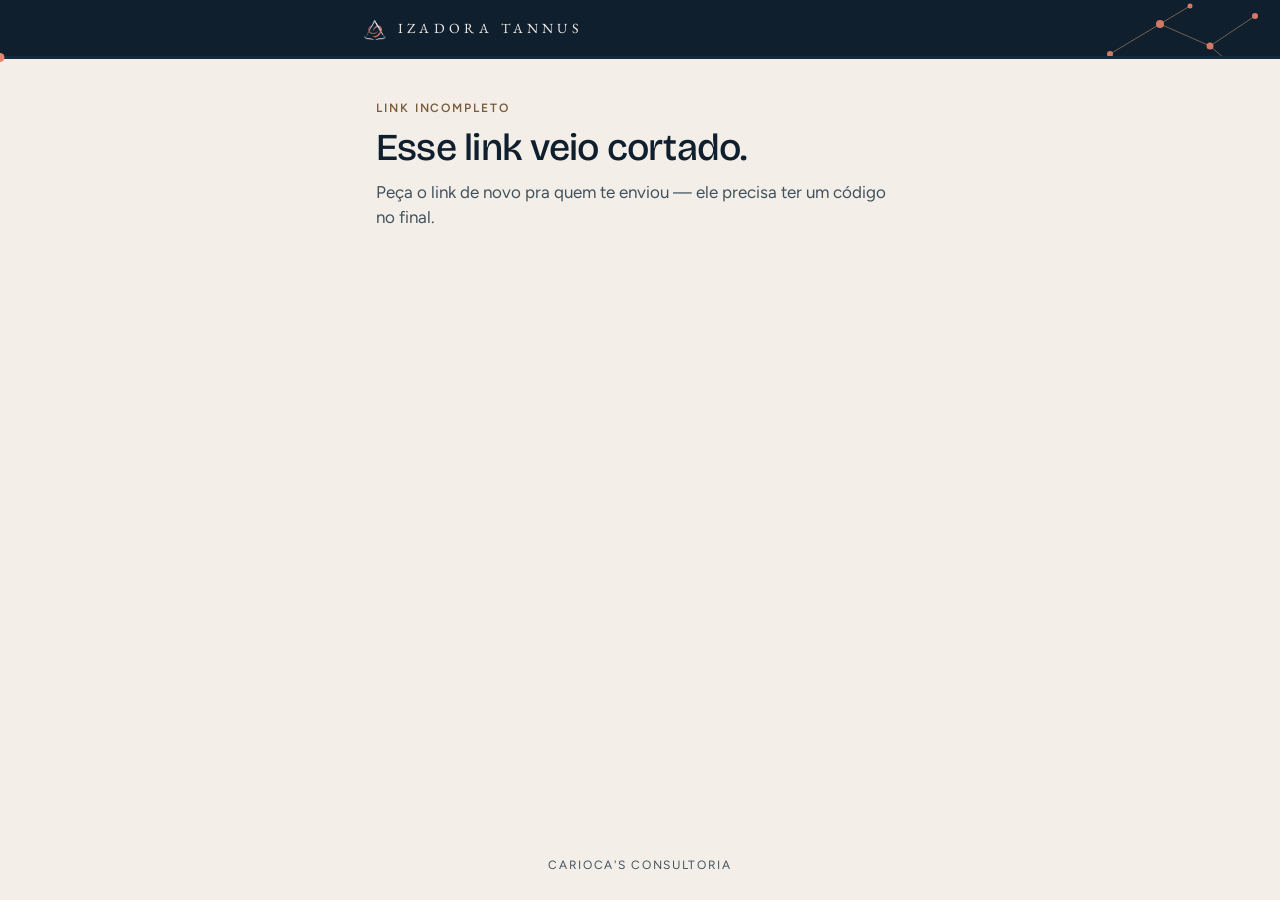
<file: izadora-arquetipos/index.html>
<!doctype html>
<html lang="pt-BR">
<head>
<meta charset="utf-8">
<meta name="viewport" content="width=device-width,initial-scale=1,viewport-fit=cover">
<meta name="robots" content="noindex, nofollow">
<meta name="theme-color" content="#0F1F2E">
<title>Izadora Tannus · algumas perguntas</title>
<link rel="icon" href="../izadora-site/assets/logo.png">
<link rel="preconnect" href="https://fonts.googleapis.com">
<link rel="preconnect" href="https://fonts.gstatic.com" crossorigin>
<link href="https://fonts.googleapis.com/css2?family=Bricolage+Grotesque:opsz,wght@12..96,400..600&family=Figtree:wght@400;500;600&family=EB+Garamond:wght@400;500&display=swap" rel="stylesheet">
<style>
:root{
  --fundo:#0F1F2E;--fundo-2:#142A3D;--papel:#F3EEE7;--papel-2:#E9E2D8;
  --tinta:#0F1F2E;--tinta-media:#41525F;--apoio:#B08968;--apoio-esc:#7A5C3E;
  --destaque:#E8846B;--destaque-esc:#C96A52;
  --f-tit:'Bricolage Grotesque',system-ui,sans-serif;--f-corpo:'Figtree',system-ui,sans-serif;--f-marca:'EB Garamond',Georgia,serif;
}
*,*::before,*::after{box-sizing:border-box;margin:0;padding:0}
html{-webkit-text-size-adjust:100%}
body{background:var(--papel);color:var(--tinta);font-family:var(--f-corpo);font-size:17px;line-height:1.5;min-height:100vh;display:flex;flex-direction:column}
button{font:inherit;color:inherit;cursor:pointer}
.topo{background:var(--fundo);color:var(--papel);padding:18px 16px 16px;position:relative;overflow:hidden}
.topo__in{max-width:560px;margin:0 auto;display:flex;align-items:center;gap:10px;position:relative;z-index:1}
.topo img{width:28px;height:auto}
.topo span{font-family:var(--f-marca);letter-spacing:.3em;text-transform:uppercase;font-size:14px}
.topo svg{position:absolute;right:-10px;top:-6px;width:210px;height:90px;opacity:.9}
.barra{height:3px;background:var(--fundo-2);position:relative}
.barra i{position:absolute;left:0;top:0;height:3px;background:var(--apoio);transition:width .3s}
.barra b{position:absolute;top:-3px;width:9px;height:9px;border-radius:50%;background:var(--destaque);transform:translateX(-50%);transition:left .3s}
main{flex:1;width:100%;max-width:560px;margin:0 auto;padding:28px 16px 40px}
.rot{font-size:12px;font-weight:600;letter-spacing:.16em;text-transform:uppercase;color:var(--apoio-esc)}
h1{font-family:var(--f-tit);font-weight:500;font-size:clamp(28px,7.5vw,38px);line-height:1.08;letter-spacing:-.02em;margin-top:10px}
h2{font-family:var(--f-tit);font-weight:500;font-size:clamp(22px,5.8vw,28px);line-height:1.2;letter-spacing:-.015em;margin-top:12px}
p{margin-top:12px;color:var(--tinta-media)}
ul.guia{list-style:none;margin-top:18px}
ul.guia li{position:relative;padding:8px 0 8px 22px;border-top:1px solid var(--papel-2);color:var(--tinta)}
ul.guia li::before{content:'';position:absolute;left:3px;top:17px;width:7px;height:7px;border-radius:50%;background:var(--destaque)}
.acoes{display:flex;gap:12px;align-items:center;margin-top:28px;flex-wrap:wrap}
.btn{background:var(--destaque);color:var(--fundo);border:0;border-radius:999px;padding:14px 26px;font-weight:600;font-size:16px;min-height:48px}
.btn:disabled{opacity:.5;cursor:default}
.voltar{background:none;border:0;color:var(--tinta-media);padding:10px 4px;font-size:15px;text-decoration:underline;text-underline-offset:3px}
.escala{list-style:none;margin-top:22px;display:grid;gap:8px}
.op{width:100%;display:flex;align-items:center;gap:14px;text-align:left;background:#fff;border:1px solid var(--papel-2);border-radius:14px;padding:14px 16px;min-height:54px;transition:border-color .15s,background .15s}
.op:hover{border-color:var(--apoio)}
.op .n{flex:0 0 30px;height:30px;border-radius:50%;border:1px solid var(--apoio);display:flex;align-items:center;justify-content:center;font-weight:600;font-size:14px;color:var(--apoio-esc)}
.op[aria-pressed="true"]{background:var(--fundo);border-color:var(--fundo);color:var(--papel)}
.op[aria-pressed="true"] .n{border-color:var(--destaque);background:var(--destaque);color:var(--fundo)}
.op.mais-marcada{border-color:var(--fundo);opacity:.55;cursor:default}
.op.mais-marcada .n{background:var(--fundo);border-color:var(--fundo);color:var(--papel)}
.tag{font-size:11px;font-weight:600;letter-spacing:.12em;text-transform:uppercase;color:var(--apoio-esc);margin-left:auto}
.passo{margin-top:14px;display:inline-flex;align-items:center;gap:8px;background:var(--fundo);color:var(--papel);border-radius:999px;padding:7px 14px;font-size:14px;font-weight:600}
.passo i{width:8px;height:8px;border-radius:50%;background:var(--destaque)}
label.campo{display:block;margin-top:18px;font-weight:600;font-size:15px}
input[type=text],textarea{width:100%;margin-top:6px;font:inherit;color:var(--tinta);background:#fff;border:1px solid var(--papel-2);border-radius:12px;padding:12px 14px}
textarea{min-height:110px;resize:vertical}
.aviso{margin-top:16px;background:#fff;border-left:3px solid var(--destaque);border-radius:0 10px 10px 0;padding:12px 14px;font-size:15px;color:var(--tinta)}
.miudo{font-size:13px;color:var(--tinta-media);margin-top:18px}
ul.guia li b{color:var(--tinta);font-weight:600}
.parte{margin-top:20px;padding-top:16px;border-top:1px solid var(--papel-2)}
.parte p{margin-top:6px}
.parte .rot{margin-top:0}
ol.mini{list-style:none;margin-top:10px;display:grid;gap:6px}
ol.mini li{display:flex;align-items:center;gap:12px;font-size:15px;color:var(--tinta)}
ol.mini .n{flex:0 0 26px;height:26px;border-radius:50%;border:1px solid var(--apoio);display:flex;align-items:center;justify-content:center;font-weight:600;font-size:13px;color:var(--apoio-esc)}
:focus-visible{outline:3px solid var(--destaque);outline-offset:2px}
footer{padding:18px 16px 26px;text-align:center;font-size:12px;letter-spacing:.14em;text-transform:uppercase;color:var(--tinta-media)}
@media (prefers-reduced-motion:reduce){*{transition:none!important}}
</style>
</head>
<body>
<header class="topo">
  <svg viewBox="0 0 210 90" aria-hidden="true"><g stroke="#B08968" stroke-width="1" opacity=".7"><line x1="30" y1="60" x2="80" y2="30"/><line x1="80" y1="30" x2="130" y2="52"/><line x1="130" y1="52" x2="175" y2="22"/><line x1="130" y1="52" x2="160" y2="78"/><line x1="80" y1="30" x2="110" y2="12"/></g><g fill="#E8846B"><circle cx="30" cy="60" r="3"/><circle cx="80" cy="30" r="4"/><circle cx="130" cy="52" r="3.5"/><circle cx="175" cy="22" r="3"/><circle cx="160" cy="78" r="2.5"/><circle cx="110" cy="12" r="2.5"/></g></svg>
  <div class="topo__in"><img src="../izadora-site/assets/logo.png" alt=""><span>Izadora Tannus</span></div>
</header>
<div class="barra" aria-hidden="true"><i id="bi" style="width:0"></i><b id="bb" style="left:0"></b></div>
<main id="app" aria-live="polite"></main>
<footer>Carioca's Consultoria</footer>
<script>
const D = {"nome": "Izadora", "pron": "dela", "itens": ["Gosto que a cliente se sinta única, atendida sob medida.", "Costumo dizer \"calma, isso tem solução\" antes de explicar qualquer coisa.", "Respondo cliente fora do horário quando sei que ela está aflita.", "Se o cliente saiu satisfeito, não importa tanto se ele entendeu o que assinou.", "Faço questão de que as coisas sejam bonitas, não só funcionais.", "Trato a cliente de uma consulta igual à cliente de um projeto grande.", "Quero que o meu escritório seja um lugar onde a pessoa possa chorar sem se sentir constrangida.", "Prefiro o caminho simples e honesto, mesmo que renda menos.", "Minha imagem deveria parecer acessível, gente como a gente.", "Antes de falar do caso, eu pergunto como a pessoa está.", "Prefiro foto minha em lugar comum da cidade do que em estúdio.", "Estudo um tema a fundo mesmo quando nenhum cliente pediu.", "Já cobrei menos, ou deixei de cobrar, porque a pessoa estava num momento difícil.", "A aparência do escritório não faz diferença pro cliente.", "Falo de fé com naturalidade no meu trabalho, quando cabe.", "Mantenho vínculo com clientes depois que o trabalho termina.", "Gosto de material visual limpo e organizado, com a informação clara: esquema, mapa, tópico.", "Procuro o acordo até o fim antes de aceitar a briga.", "No atendimento, costumo dizer que a pessoa não vai passar por aquilo sozinha.", "Presto atenção a detalhes do atendimento: o café, a xícara, a cadeira.", "Quando ouço alguém falar errado sobre direito, sinto necessidade de corrigir.", "Quero que qualquer família, não só as ricas, consiga se planejar.", "Nas fotos, prefiro aparecer ouvindo alguém a aparecer em pose de autoridade.", "Não quero parecer melhor do que ninguém.", "Prefiro explicar o porquê de uma regra a só dizer o que a pessoa tem que fazer.", "Pra família, eu quero mais tranquilidade do que vitória.", "Já perdi cliente por dizer uma verdade que ele não queria ouvir.", "Me identifico com imagem leve e natural: luz do dia, pouca produção.", "Me sinto realizada quando a cliente sai mais aliviada do que chegou, mesmo sem fechar contrato.", "Me sinto mais à vontade entre pessoas simples do que em ambiente de elite.", "Livros, estudo e formação aparecendo na minha imagem me representam.", "Falo com cliente como falo com uma amiga, sem formalidade.", "Gosto de sofisticação — tecido, pedra, luz — mesmo sem mostrar.", "Um pouco de susto (\"você pode perder tudo\") ajuda a pessoa a se mexer.", "O que mais me move é a pessoa entender de verdade a própria situação.", "Minhas conversas com as clientes costumam ficar pessoais, íntimas.", "Gosto que me vejam como alguém de outro nível.", "Não dou direção no escuro: antes, preciso ver os documentos.", "Uso palavras de afeto com naturalidade no atendimento.", "Acredito que, feito do jeito certo, quase tudo se resolve em paz.", "O lado emocional do cliente não é assunto meu.", "Relacionamento é o centro do que eu faço; o documento é consequência.", "Se uma pessoa sem estudo não entenderia a frase, eu reescrevo.", "Minha origem, minha fé e minha família aparecem com orgulho no que eu mostro.", "O que mais me move é evitar que uma família sofra o que não precisava sofrer."], "rodadas": [{"pergunta": "Qual destas frases é mais você falando? E qual é menos?", "opcoes": ["\"É simples, olha só.\"", "\"Deixa eu te explicar como isso funciona.\"", "\"Fica tranquila, eu vou te acompanhar.\"", "\"Me conta tudo, do seu jeito, com calma.\"", "\"Calma, isso tem solução.\""]}, {"pergunta": "E destas?", "opcoes": ["\"A verdade é essa, mesmo que não seja a que você queria ouvir.\"", "\"Vamos pôr cada coisa no seu lugar.\"", "\"Que bom ter você aqui.\"", "\"Aqui todo mundo é tratado igual.\"", "\"Você não precisa passar por isso sozinha.\""]}, {"pergunta": "O que mais te move no trabalho? E o que menos?", "opcoes": ["Fazer a pessoa entender.", "Proteger quem está vulnerável.", "Estar perto das pessoas comuns.", "Trazer paz pra família.", "Criar um vínculo verdadeiro."]}, {"pergunta": "E destes?", "opcoes": ["Evitar sofrimento.", "Fazer o certo.", "Pertencer e fazer pertencer.", "Tornar a experiência especial.", "Não deixar ninguém ser enganado."]}, {"pergunta": "O que mais é você no dia a dia? E o que menos?", "opcoes": ["Escolho o caminho mais simples.", "Capricho em cada detalhe.", "Atendo mesmo quando estou cansada.", "Estudo antes de responder.", "Converso sem formalidade."]}, {"pergunta": "E destes?", "opcoes": ["Evito a briga até o fim.", "Ligo pra saber como a cliente está.", "Mantenho contato depois do trabalho.", "Trato todo mundo igual.", "Digo o que o cliente não quer ouvir."]}, {"pergunta": "Qual imagem é mais você? E qual é menos?", "opcoes": ["Mãos, uma xícara, alguém ouvindo.", "Pedra, linho, luz quente, beleza.", "Luz do dia, janela, planta, simplicidade.", "Livros, mesa organizada, um esquema no papel.", "Você na rua de Prudente, do jeito que é."]}, {"pergunta": "Qual palavra é mais o seu escritório? E qual é menos?", "opcoes": ["claro", "acessível", "acolhedor", "leve", "sofisticado"]}], "fora": [{"pergunta": "Qual destas frases é mais a cara da Izadora falando? E qual é menos?", "opcoes": ["\"É simples, olha só.\"", "\"Deixa eu te explicar como isso funciona.\"", "\"Fica tranquila, eu vou te acompanhar.\"", "\"Me conta tudo, do seu jeito, com calma.\"", "\"Calma, isso tem solução.\""]}, {"pergunta": "O que mais move a Izadora no trabalho, pelo que você vê? E o que menos?", "opcoes": ["Fazer a pessoa entender.", "Proteger quem está vulnerável.", "Estar perto das pessoas comuns.", "Trazer paz pra família.", "Criar um vínculo verdadeiro."]}, {"pergunta": "O que ela mais faz, pelo que você já viu? E o que menos?", "opcoes": ["Escolhe o caminho mais simples.", "Capricha em cada detalhe.", "Atende mesmo quando está cansada.", "Estuda antes de responder.", "Conversa sem formalidade."]}, {"pergunta": "Qual imagem combina mais com ela? E qual combina menos?", "opcoes": ["Mãos, uma xícara, alguém ouvindo.", "Pedra, linho, luz quente, beleza.", "Luz do dia, janela, planta, simplicidade.", "Livros, mesa organizada, um esquema no papel.", "Ela na rua de Prudente, do jeito que é."]}], "n": 5, "versao": "9f14f064", "supabase": {"url": "https://mitlydgtcoqfqdwznqfx.supabase.co", "key": "sb_publishable_pzdYFfDtC7zLwPKaCcpioA_pIL14vtP"}};
const Q = new URLSearchParams(location.search);
const TOKEN = Q.get('c') || '';
const MODO = Q.get('m') === 'fora' ? 'fora' : 'cliente';
const CHAVE = 'arq_' + D.versao + '_' + MODO;
const ESCALA = [[1,'Discordo totalmente'],[2,'Discordo'],[3,'Neutro, ou depende'],[4,'Concordo'],[5,'Concordo totalmente']];
const LETRAS = 'ABCDE';
const NI = D.itens.length, NR = D.rodadas.length, NF = D.fora.length;
const TOTAL = MODO === 'cliente' ? NI + NR : NF;
const novo = () => ({tela:'inicio', i:0, passo:'mais', escala:{}, escolha:[], fora:[], respondente:'', relacao:'', relacaoOutra:'', comentario:''});
let E = ler() || novo();
function ler(){ try { const s = JSON.parse(localStorage.getItem(CHAVE)); return s && s.tela ? s : null; } catch(e){ return null; } }
function gravar(){ try { localStorage.setItem(CHAVE, JSON.stringify(E)); } catch(e){} }
const app = document.getElementById('app');
let travado = false;   // evita pular frase com toque duplo durante a transição

function h(tag, attrs, ...filhos){
  const n = document.createElement(tag);
  for (const [k, v] of Object.entries(attrs || {})) {
    if (k === 'on') for (const [ev, fn] of Object.entries(v)) n.addEventListener(ev, fn);
    else if (k === 'class') n.className = v;
    else if (v !== false && v != null) n.setAttribute(k, v === true ? '' : v);
  }
  for (const f of filhos.flat()) if (f != null) n.append(f.nodeType ? f : document.createTextNode(String(f)));
  return n;
}
function progresso(feito){
  const pct = Math.max(0, Math.min(100, feito / TOTAL * 100));
  document.getElementById('bi').style.width = pct + '%';
  document.getElementById('bb').style.left = pct + '%';
}
function ir(mud){ Object.assign(E, mud); gravar(); render(); window.scrollTo(0, 0); }

// ---------------------------------------------------------------- telas
function inicio(){
  if (!TOKEN) return [h('p', {class:'rot'}, 'Link incompleto'), h('h1', {}, 'Esse link veio cortado.'), h('p', {}, 'Peça o link de novo pra quem te enviou — ele precisa ter um código no final.')];
  if (MODO === 'fora') return [
    h('p', {class:'rot'}, '4 perguntas · 2 minutos'),
    h('h1', {}, 'Como você enxerga ' + D.nome + '?'),
    h('p', {}, D.nome + ' está num trabalho sobre como a marca ' + D.pron + ' se apresenta. A gente quer saber como quem convive com ' + D.nome + ' enxerga o trabalho ' + D.pron + ' — e a sua visão ajuda muito.'),
    h('ul', {class:'guia'}, h('li', {}, 'Em cada pergunta, toque na opção que MAIS combina com ' + D.nome + '.'), h('li', {}, 'Depois, na que MENOS combina.'), h('li', {}, 'Não tem certo nem errado — vale a primeira impressão.')),
    h('div', {class:'acoes'}, h('button', {class:'btn', on:{click:() => ir({tela:'quem'})}}, 'Começar'))];
  const temProgresso = Object.keys(E.escala).length > 0;
  return [
    h('p', {class:'rot'}, 'Oi, ' + D.nome),
    h('h1', {}, 'Algumas frases sobre o seu jeito de trabalhar.'),
    h('p', {}, 'São ' + NI + ' frases e ' + NR + ' escolhas rápidas — uns 15 minutos. Antes delas, três telas curtas explicando o que a gente está fazendo: o que é a sua marca, por que essas perguntas e como elas funcionam.'),
    temProgresso
      ? h('div', {class:'acoes'},
          h('button', {class:'btn', on:{click:() => ir({tela:'escala', i: Math.min(E.i || 0, NI - 1)})}}, 'Continuar de onde parei'),
          h('button', {class:'voltar', on:{click:() => ir({tela:'marca'})}}, 'Rever a explicação'))
      : h('div', {class:'acoes'}, h('button', {class:'btn', on:{click:() => ir({tela:'marca'})}}, 'Começar pela explicação'))];
}

function marca(){
  progresso(0);
  return [
    h('p', {class:'rot'}, 'Antes de começar · 1 de 3'),
    h('h1', {}, 'A sua marca é o jeito como as pessoas reconhecem você.'),
    h('p', {}, 'Não é só o logo ou as cores. É o que a pessoa sente quando conversa com você, lê um post seu ou entra no seu escritório. Quando tudo isso conta a mesma história, a cliente confia antes mesmo da primeira reunião.'),
    h('p', {}, 'Uma marca pessoal aparece em quatro lugares:'),
    h('ul', {class:'guia'},
      h('li', {}, h('b', {}, 'Como você fala'), ' — as palavras, o tom, o jeito de explicar.'),
      h('li', {}, h('b', {}, 'O que te move'), ' — o motivo de fazer esse trabalho e não outro.'),
      h('li', {}, h('b', {}, 'Como você age'), ' — o que você faz no atendimento, principalmente quando ninguém está olhando.'),
      h('li', {}, h('b', {}, 'Como você aparece'), ' — a imagem, o espaço, a roupa, as fotos.')),
    h('p', {}, 'As frases que vêm a seguir passam por esses quatro lugares, misturadas de propósito.'),
    h('div', {class:'acoes'}, h('button', {class:'btn', on:{click:() => ir({tela:'escolhe'})}}, 'Continuar'), h('button', {class:'voltar', on:{click:() => ir({tela:'inicio'})}}, 'Voltar'))];
}

function escolhe(){
  progresso(0);
  return [
    h('p', {class:'rot'}, 'Antes de começar · 2 de 3'),
    h('h1', {}, 'Todo mundo tem vários jeitos. A marca escolhe qual vem na frente.'),
    h('p', {}, 'Você é várias coisas ao mesmo tempo — e isso é bom. Mas quando o site diz uma coisa, o Instagram outra e a palestra uma terceira, quem está chegando não sabe com quem está falando.'),
    h('p', {}, 'Essas perguntas servem pra descobrir o que vem primeiro em você, o que vem em segundo e o que aparece só em alguns lugares. É isso que decide, depois, o que o site fala primeiro, que tipo de foto faz sentido, como você abre uma palestra e como é o primeiro atendimento.'),
    h('div', {class:'aviso'}, 'Não é teste de personalidade e não tem resposta certa. Não existe marca melhor ou pior — existe marca coerente, que diz a mesma coisa em todo lugar.'),
    h('div', {class:'acoes'}, h('button', {class:'btn', on:{click:() => ir({tela:'como'})}}, 'Continuar'), h('button', {class:'voltar', on:{click:() => ir({tela:'marca'})}}, 'Voltar'))];
}

function como(){
  progresso(0);
  return [
    h('p', {class:'rot'}, 'Antes de começar · 3 de 3'),
    h('h1', {}, 'Como vão ser as perguntas.'),
    h('div', {class:'parte'},
      h('p', {class:'rot'}, 'Parte 1 · ' + NI + ' frases'),
      h('p', {}, 'Uma frase por vez, sobre o seu jeito de trabalhar. Você diz o quanto ela é verdade pra você, de 1 a 5. Tocou, a próxima aparece sozinha.'),
      h('ol', {class:'mini'}, ESCALA.map(([v, t]) => h('li', {}, h('span', {class:'n'}, v), t)))),
    h('div', {class:'parte'},
      h('p', {class:'rot'}, 'Parte 2 · ' + NR + ' escolhas'),
      h('p', {}, 'Em cada rodada aparecem ' + D.n + ' frases. Você toca primeiro na que MAIS é você e depois na que MENOS é você. É aqui que aparece o que vem primeiro — por isso vale escolher mesmo quando todas parecem um pouco você.')),
    h('div', {class:'parte'},
      h('p', {class:'rot'}, 'Depois'),
      h('p', {}, 'A gente cruza as suas respostas com as nossas conversas e com o olhar de três pessoas que te conhecem, e traz a leitura no próximo encontro pra você validar. Nada é publicado.')),
    h('ul', {class:'guia'},
      h('li', {}, 'Pense no seu trabalho de hoje, não no ideal.'),
      h('li', {}, 'Vale a primeira resposta que vier.'),
      h('li', {}, 'Na dúvida, marque 3.'),
      h('li', {}, 'Pode pausar: o que você responder fica guardado neste aparelho.')),
    h('div', {class:'acoes'}, h('button', {class:'btn', on:{click:() => ir({tela:'escala', i:0})}}, 'Começar as frases'), h('button', {class:'voltar', on:{click:() => ir({tela:'escolhe'})}}, 'Voltar'))];
}

function escala(){
  const i = E.i, atual = E.escala[i + 1];
  progresso(i);
  const escolher = (v) => { if (travado) return; travado = true; E.escala[i + 1] = v; gravar(); render(); setTimeout(() => { travado = false; ir(i + 1 < NI ? {i: i + 1} : {tela:'transicao', i:0}); }, 220); };
  return [
    h('p', {class:'rot'}, 'Parte 1 de 2 · frase ' + (i + 1) + ' de ' + NI),
    h('h2', {}, D.itens[i]),
    h('ul', {class:'escala'}, ESCALA.map(([v, t]) => h('li', {}, h('button', {class:'op', 'aria-pressed': String(atual === v), on:{click:() => escolher(v)}}, h('span', {class:'n'}, v), t)))),
    h('div', {class:'acoes'}, h('button', {class:'voltar', on:{click:() => i > 0 ? ir({i: i - 1}) : ir({tela:'como'})}}, 'Voltar'))];
}

function transicao(){
  progresso(NI);
  return [
    h('p', {class:'rot'}, 'Parte 2 de 2'),
    h('h1', {}, 'Agora é escolher.'),
    h('p', {}, 'Em cada rodada aparecem ' + D.n + ' frases. Toque primeiro na que MAIS é você; depois, na que MENOS é você.'),
    h('div', {class:'aviso'}, 'Mesmo que todas pareçam um pouco você, escolha uma. É isso que mostra o que vem primeiro.'),
    h('div', {class:'acoes'}, h('button', {class:'btn', on:{click:() => ir({tela:'escolha', i:0, passo:'mais'})}}, 'Continuar'), h('button', {class:'voltar', on:{click:() => ir({tela:'escala', i: NI - 1})}}, 'Voltar'))];
}

function escolha(){
  const fora = MODO === 'fora';
  const lista = fora ? D.fora : D.rodadas, resp = fora ? E.fora : E.escolha, n = lista.length;
  const i = E.i, r = lista[i], atual = resp[i] || {};
  progresso((fora ? 0 : NI) + i);
  const marcar = (L) => {
    if (E.passo === 'mais') { resp[i] = {mais: L, menos: atual.menos === L ? null : atual.menos}; ir({passo:'menos'}); }
    else {
      if (L === atual.mais || travado) return;
      travado = true;
      resp[i] = {mais: atual.mais, menos: L}; gravar(); render();
      setTimeout(() => { travado = false; ir(i + 1 < n ? {i: i + 1, passo:'mais'} : {tela:'fim'}); }, 220);
    }
  };
  const voltar = () => {
    if (E.passo === 'menos') return ir({passo:'mais'});
    if (i > 0) return ir({i: i - 1, passo:'menos'});
    return ir(fora ? {tela:'quem'} : {tela:'transicao'});
  };
  const quem = fora ? D.nome : 'você';
  return [
    h('p', {class:'rot'}, (fora ? 'Pergunta ' : 'Rodada ') + (i + 1) + ' de ' + n),
    h('h2', {}, r.pergunta),
    h('div', {class:'passo'}, h('i'), E.passo === 'mais' ? 'Qual é MAIS ' + (fora ? 'a cara de ' + quem : quem) + '?' : 'E qual é MENOS ' + (fora ? 'a cara de ' + quem : quem) + '?'),
    h('ul', {class:'escala'}, r.opcoes.map((t, j) => {
      const L = LETRAS[j];
      const eMais = atual.mais === L, eMenos = atual.menos === L;
      const cls = 'op' + (E.passo === 'menos' && eMais ? ' mais-marcada' : '');
      const pressed = E.passo === 'mais' ? eMais : eMenos;
      return h('li', {}, h('button', {class: cls, 'aria-pressed': String(pressed), 'aria-disabled': String(E.passo === 'menos' && eMais), on:{click:() => marcar(L)}},
        h('span', {class:'n'}, L), t, E.passo === 'menos' && eMais ? h('span', {class:'tag'}, 'mais') : null));
    })),
    h('div', {class:'acoes'}, h('button', {class:'voltar', on:{click: voltar}}, 'Voltar'))];
}

function quemE(){
  progresso(0);
  const opc = ['Cliente', 'Parceira ou parceiro de trabalho', 'Amiga, amigo ou família', 'Outra relação'];
  const outra = E.relacao === 'Outra relação';
  const falta = () => !E.relacao || (E.relacao === 'Outra relação' && !E.relacaoOutra.trim());
  const btn = h('button', {class:'btn', disabled: falta(), on:{click:() => ir({tela:'escolha', i:0, passo:'mais'})}}, 'Continuar');
  return [
    h('p', {class:'rot'}, 'Antes de começar'),
    h('h2', {}, 'Só pra gente saber de onde vem o seu olhar.'),
    h('label', {class:'campo'}, 'Seu nome (opcional)', h('input', {type:'text', maxlength:'80', value: E.respondente, on:{input:(ev) => { E.respondente = ev.target.value; gravar(); }}})),
    h('p', {class:'rot', style:'margin-top:22px'}, 'Você conhece ' + D.nome + ' como'),
    h('ul', {class:'escala'}, opc.map((t, j) => h('li', {}, h('button', {class:'op', 'aria-pressed': String(E.relacao === t), on:{click:() => ir({relacao: t})}}, h('span', {class:'n'}, LETRAS[j]), t)))),
    h('p', {class:'miudo'}, 'É mais de uma coisa ao mesmo tempo — cliente que também é amiga, por exemplo? Marque "Outra relação" e conte as duas ali.'),
    outra ? h('label', {class:'campo'}, 'Qual relação?', h('input', {type:'text', maxlength:'80', placeholder: 'Ex.: cliente e amiga de infância', value: E.relacaoOutra, on:{input:(ev) => { E.relacaoOutra = ev.target.value; gravar(); btn.disabled = falta(); }}})) : null,
    h('div', {class:'acoes'}, btn, h('button', {class:'voltar', on:{click:() => ir({tela:'inicio'})}}, 'Voltar'))];
}

function faltando(){
  if (MODO === 'fora') return [...Array(NF).keys()].filter(i => !(E.fora[i] && E.fora[i].mais && E.fora[i].menos)).map(i => 'pergunta ' + (i + 1));
  const f = [];
  for (let i = 1; i <= NI; i++) if (!E.escala[i]) f.push('frase ' + i);
  for (let i = 0; i < NR; i++) if (!(E.escolha[i] && E.escolha[i].mais && E.escolha[i].menos)) f.push('rodada ' + (i + 1));
  return f;
}

function fim(){
  progresso(TOTAL);
  const falta = faltando();
  const status = h('div', {class:'miudo', role:'status'});
  const btn = h('button', {class:'btn', disabled: falta.length > 0, on:{click:() => enviar(btn, status)}}, 'Enviar respostas');
  const voltar = MODO === 'fora' ? {tela:'escolha', i: NF - 1, passo:'menos'} : {tela:'escolha', i: NR - 1, passo:'menos'};
  return [
    h('p', {class:'rot'}, 'Pronto'),
    h('h1', {}, MODO === 'fora' ? 'Obrigado por olhar com calma.' : 'Falta só enviar.'),
    falta.length ? h('div', {class:'aviso'}, 'Ficou sem resposta: ' + falta.slice(0, 6).join(', ') + (falta.length > 6 ? '…' : '') + '. Volte e complete antes de enviar.') : null,
    h('label', {class:'campo'}, MODO === 'fora' ? 'Quer acrescentar alguma coisa? (opcional)' : 'Quer comentar alguma frase? (opcional)',
      h('textarea', {maxlength:'1800', placeholder: MODO === 'fora' ? 'Uma palavra que resume ' + D.nome + ', por exemplo.' : 'Ex.: na 12, depende muito do cliente.', on:{input:(ev) => { E.comentario = ev.target.value; gravar(); }}}, E.comentario)),
    h('div', {class:'acoes'}, btn, h('button', {class:'voltar', on:{click:() => ir(voltar)}}, 'Voltar')),
    status,
    h('p', {class:'miudo'}, MODO === 'fora' ? 'As respostas vão direto pra equipe que está fazendo esse trabalho com ' + D.nome + '. Não são publicadas.' : 'As respostas vão direto pra equipe que está fazendo esse trabalho com você. Não são publicadas.')];
}

async function enviar(btn, status){
  btn.disabled = true; status.textContent = 'Enviando…';
  const respostas = MODO === 'cliente' ? {v: D.versao, escala: E.escala, escolha: E.escolha} : {v: D.versao, fora: E.fora};
  try {
    const r = await fetch(D.supabase.url + '/rest/v1/rpc/enviar_formulario', {
      method: 'POST',
      headers: {'apikey': D.supabase.key, 'Content-Type': 'application/json'},
      body: JSON.stringify({p_token: TOKEN, p_respostas: respostas,
        p_respondente: MODO === 'cliente' ? D.nome : (E.respondente || null),
        p_relacao: MODO === 'fora' ? ((E.relacao === 'Outra relação' ? E.relacaoOutra.trim() : E.relacao) || null) : null,
        p_comentario: E.comentario || null})
    });
    if (!r.ok) { const j = await r.json().catch(() => ({})); throw new Error(j.message || ('erro ' + r.status)); }
    E = novo(); E.tela = 'enviado'; gravar(); render();   // recarregar mostra "recebido", não recomeça
  } catch (err) {
    status.textContent = 'Não consegui enviar (' + err.message + '). Suas respostas continuam guardadas neste aparelho — tente de novo em instantes.';
    btn.disabled = false;
  }
}

function enviado(){
  progresso(TOTAL);
  return [
    h('p', {class:'rot'}, 'Recebido'),
    h('h1', {}, MODO === 'fora' ? 'Obrigado!' : 'Obrigado, ' + D.nome + '.'),
    h('p', {}, MODO === 'fora' ? 'Sua resposta chegou. Pode fechar esta página.' : 'Suas respostas chegaram. A gente cruza com as nossas conversas e traz a leitura no próximo encontro.')];
}

function render(){
  const telas = {inicio, marca, escolhe, como, escala, transicao, escolha, quem: quemE, fim, enviado};
  if (!TOKEN && E.tela !== 'inicio') E.tela = 'inicio';
  app.replaceChildren(...(telas[E.tela] || inicio)().filter(Boolean));
}

document.addEventListener('keydown', (ev) => {
  if (ev.target.closest('input,textarea')) return;
  const k = ev.key.toUpperCase();
  const botoes = [...app.querySelectorAll('.escala .op')];
  const idx = E.tela === 'escala' ? '12345'.indexOf(k) : LETRAS.indexOf(k);
  if ((E.tela === 'escala' || E.tela === 'escolha') && idx >= 0 && botoes[idx]) botoes[idx].click();
});
render();
</script>
</body>
</html>
</file>
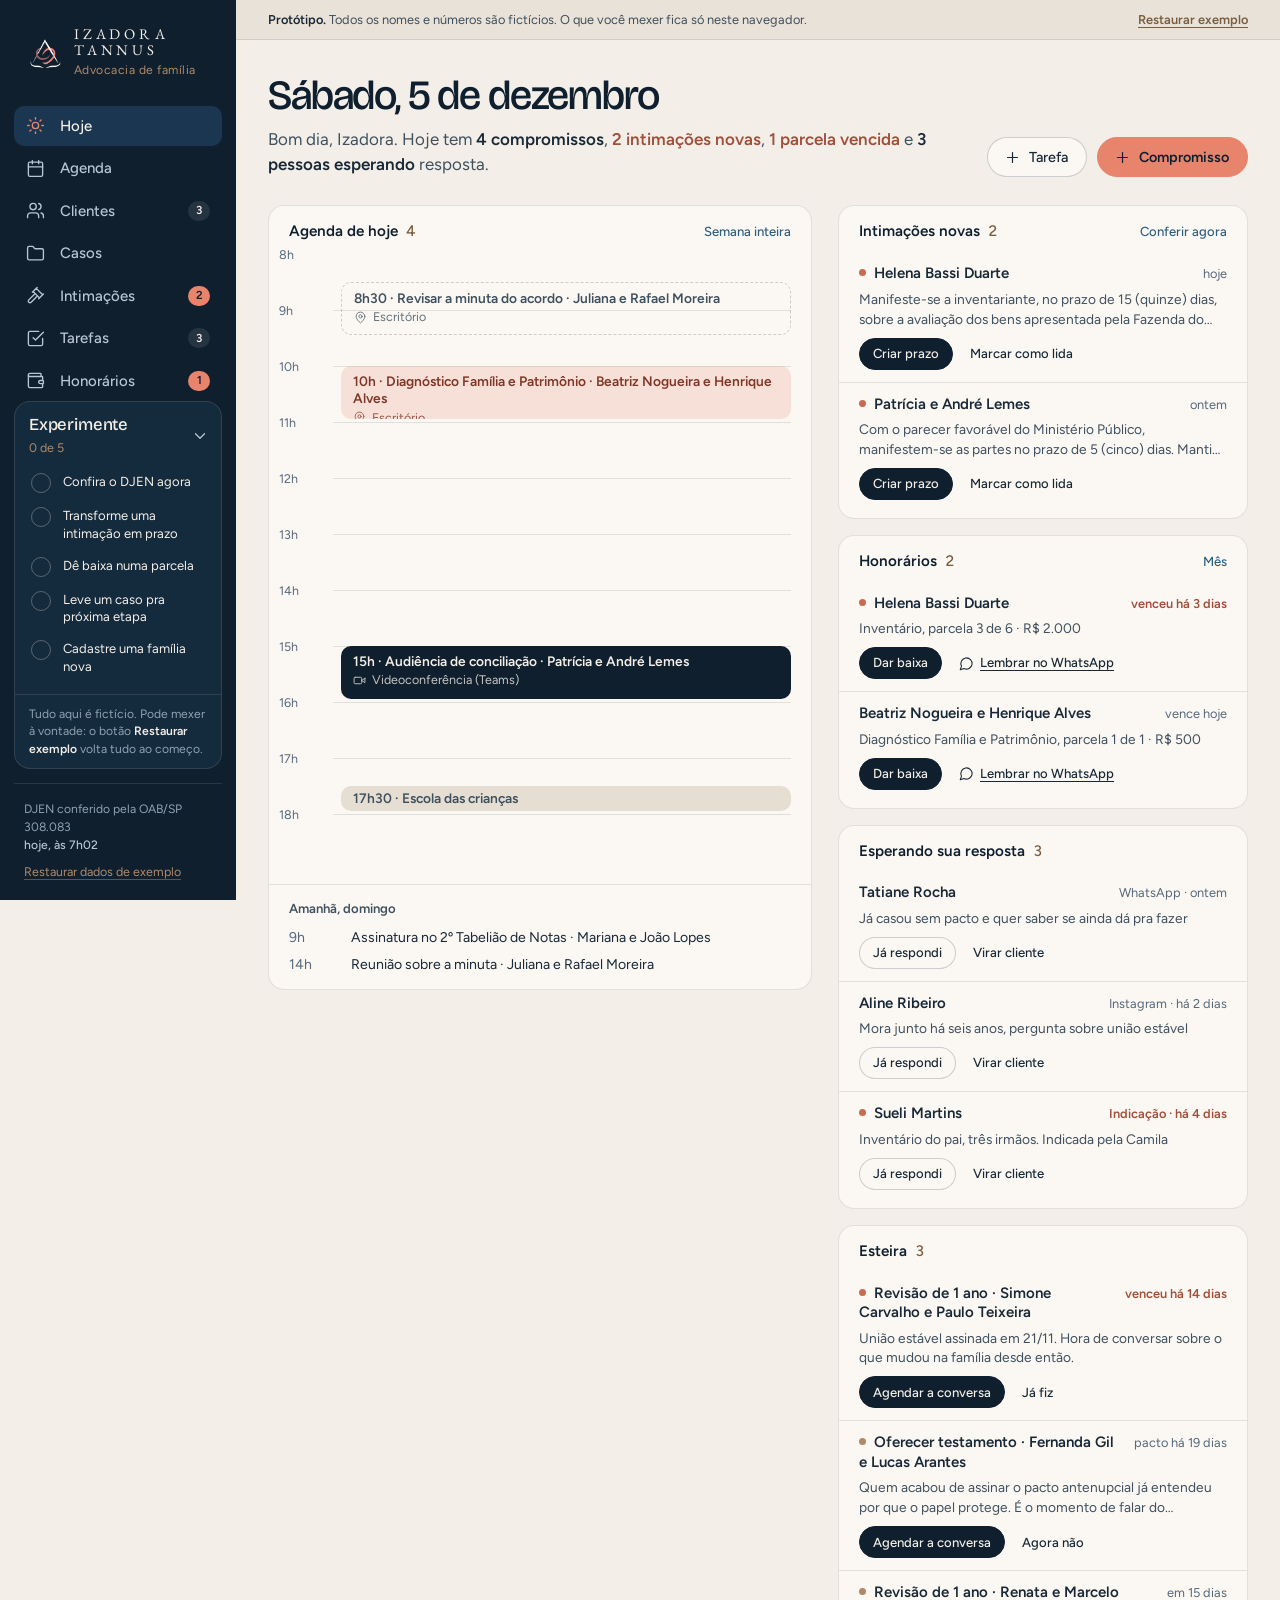
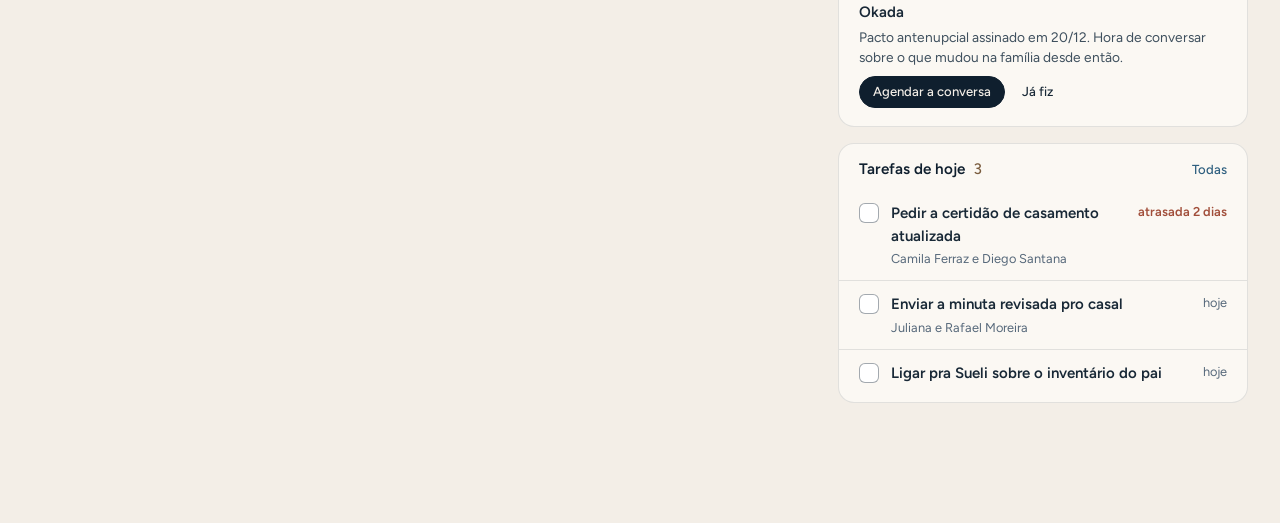
<file: izadora-painel/index.html>
<!doctype html>
<html lang="pt-BR">
<head>
<meta charset="utf-8">
<meta name="viewport" content="width=device-width, initial-scale=1, viewport-fit=cover">
<meta name="robots" content="noindex, nofollow">
<title>Painel · Izadora Tannus</title>
<meta name="description" content="Protótipo do painel de gestão do escritório, com dados fictícios.">
<meta name="theme-color" content="#0F1F2E">
<link rel="icon" href="assets/logo.png" type="image/png">
<link rel="preconnect" href="https://fonts.googleapis.com">
<link rel="preconnect" href="https://fonts.gstatic.com" crossorigin>
<link href="https://fonts.googleapis.com/css2?family=Bricolage+Grotesque:opsz,wght@12..96,400..600&family=Figtree:ital,wght@0,400;0,500;0,600;1,400&family=EB+Garamond:wght@400;500&display=swap" rel="stylesheet">
<link rel="stylesheet" href="painel.css">
</head>
<body>
<!--
THESIS: O painel abre no dia dela, não num quadro de números. A agenda corre na vertical e, ao lado, só o que pede ação: intimação, parcela vencida, gente esperando e a esteira (revisão de 1 ano, testamento depois do pacto). Recusa o dashboard de cartões com métrica grande.
OWN-WORLD: menu lateral em marinho #0F1F2E com o logo e o wordmark em EB Garamond espaçado; mesa em creme #F3EEE7 com folhas #FBF8F3 separadas por linha de 1px; coral #E8846B só em ponto, linha do "agora" e botão principal; cobre #7A5C3E em rótulo e número; Figtree na interface, Bricolage só na manchete do dia.
STORY: Ela entende em cinco segundos o que tem hoje, resolve cada item ali mesmo (prazo, baixa, resposta) e percebe que o painel lembra do próximo serviço de cada família.
FIRST VIEWPORT: manchete com o dia e uma frase-resumo no alto; à esquerda a linha do tempo de hoje com a linha coral do agora; à direita o trilho "o que pede você"; o guia "Experimente" no canto.
FORM: "O dia como mesa", estrutura 1 da lista ordenada, chave 4773d7fc.
FINISH: unreviewed and undocumented is unfinished; this build ends with the finish review, the verdict, DESIGN.md, and every shipping raster carrying its provenance
-->
<div class="app">
  <aside class="lateral" aria-label="Menu">
    <a class="marca" href="#hoje" aria-label="Izadora Tannus, início">
      <img src="assets/logo.png" alt="" width="40" height="32">
      <span class="marca__nome">Izadora Tannus</span>
      <span class="marca__sub">Advocacia de família</span>
    </a>
    <nav class="nav" id="nav"></nav>
    <section class="guia guia--lateral" id="guia-lateral" aria-label="Experimente o painel"></section>
    <div class="lateral__pe">
      <p class="lateral__djen" id="djen-status"></p>
      <button class="lateral__reset" type="button" data-acao="restaurar">Restaurar dados de exemplo</button>
    </div>
  </aside>

  <div class="principal">
    <div class="aviso-demo" role="note">
      <span><b>Protótipo.</b> Todos os nomes e números são fictícios. O que você mexer fica só neste navegador.</span>
      <button type="button" class="aviso-demo__btn" data-acao="restaurar">Restaurar exemplo</button>
    </div>
    <main id="tela" class="tela" tabindex="-1"></main>
  </div>

  <nav class="barra-movel" id="barra-movel" aria-label="Menu"></nav>
</div>

<dialog class="folha" id="folha" aria-labelledby="folha-titulo">
  <div class="folha__topo">
    <h2 id="folha-titulo" class="folha__titulo"></h2>
    <button type="button" class="icone-btn" data-acao="fechar-folha" aria-label="Fechar"></button>
  </div>
  <div class="folha__corpo" id="folha-corpo"></div>
</dialog>

<aside class="guia guia--movel" id="guia" aria-label="Experimente o painel"></aside>
<div class="aviso" id="aviso" role="status" aria-live="polite"></div>

<script src="dados.js"></script>
<script src="painel.js"></script>
</body>
</html>
</file>
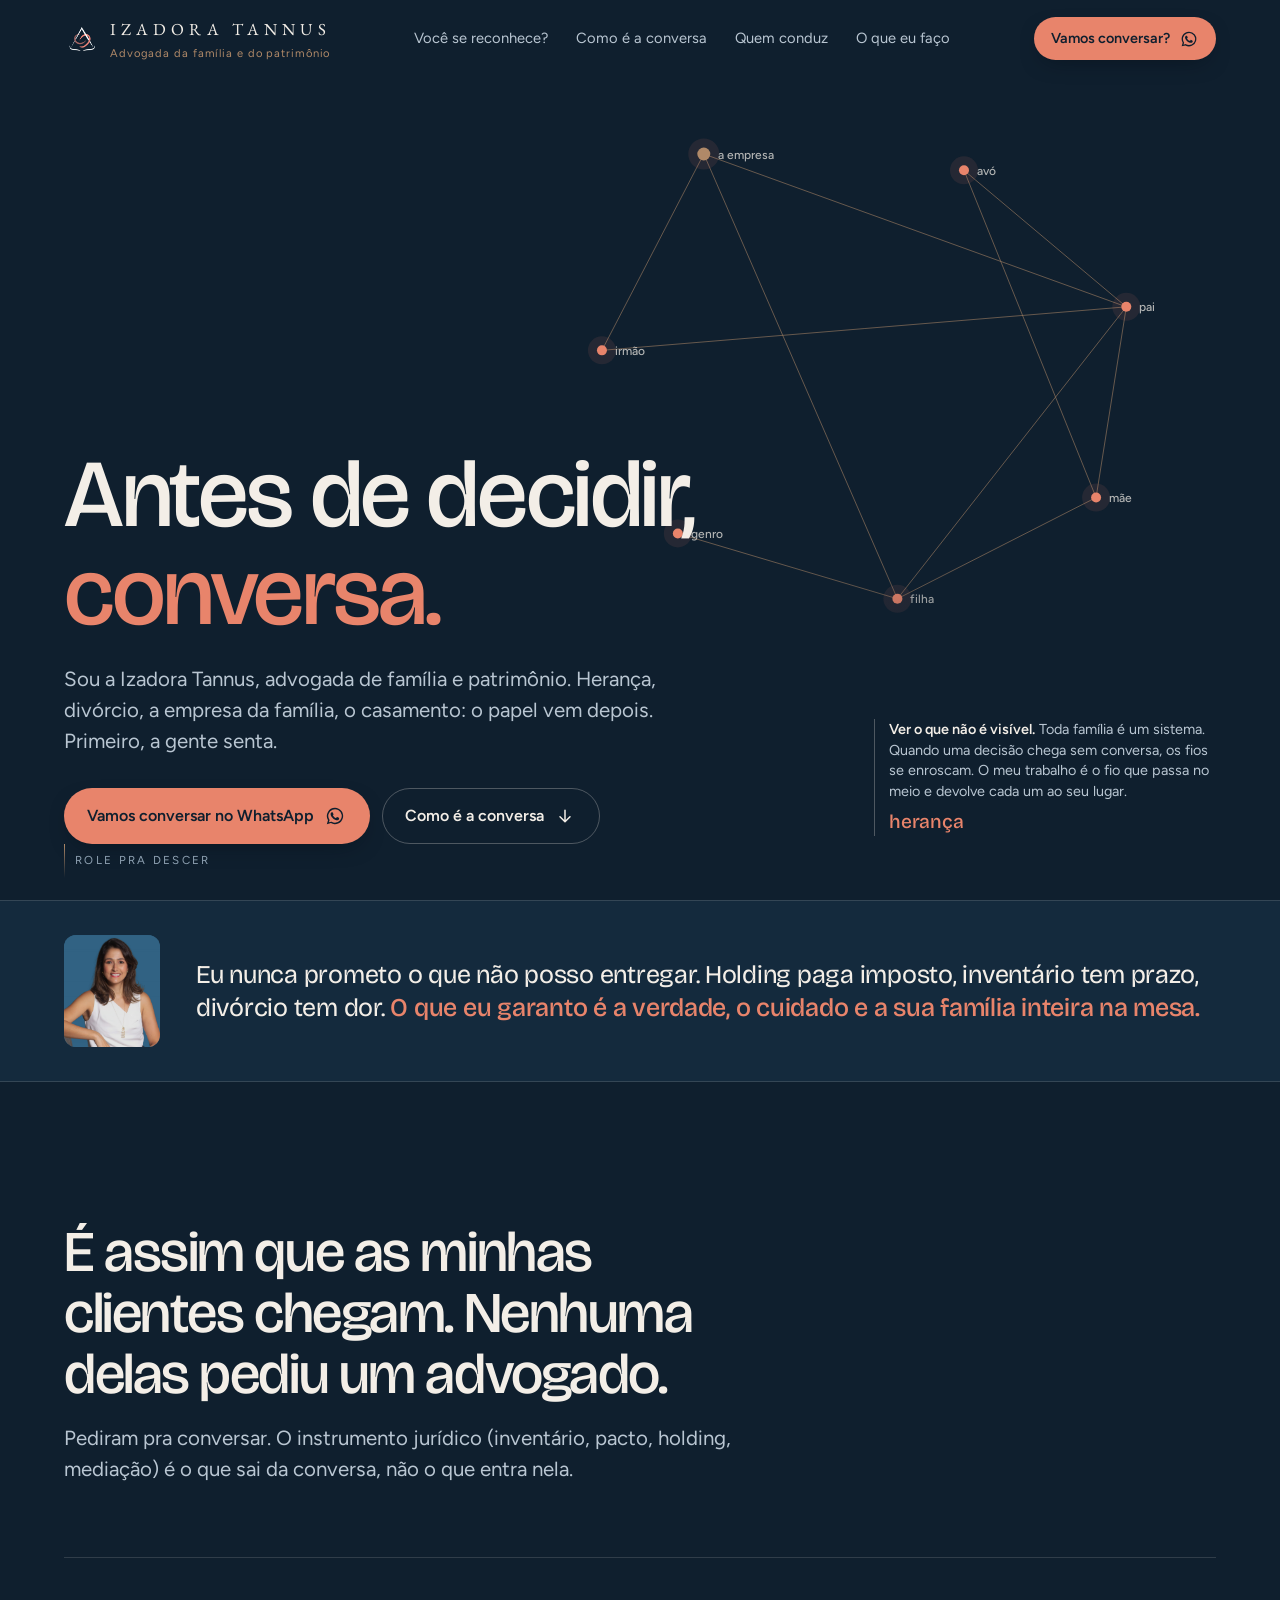
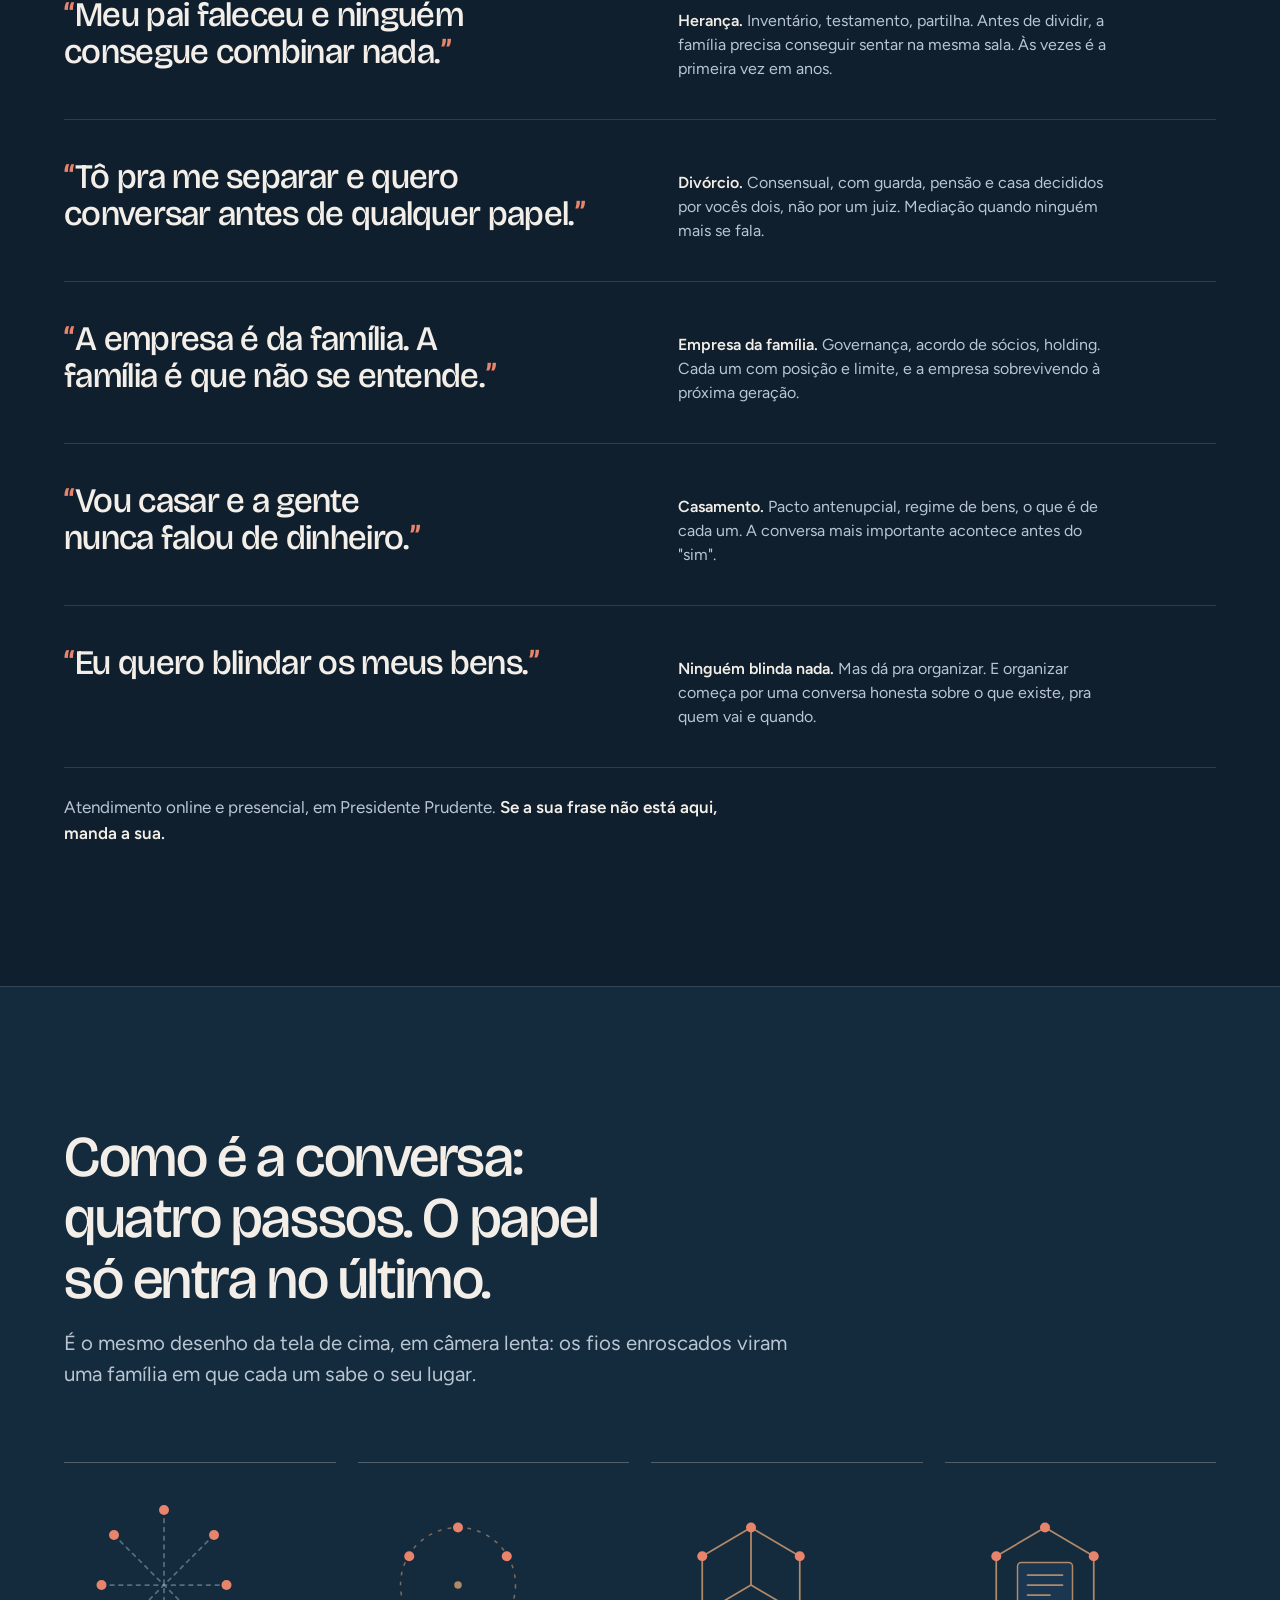
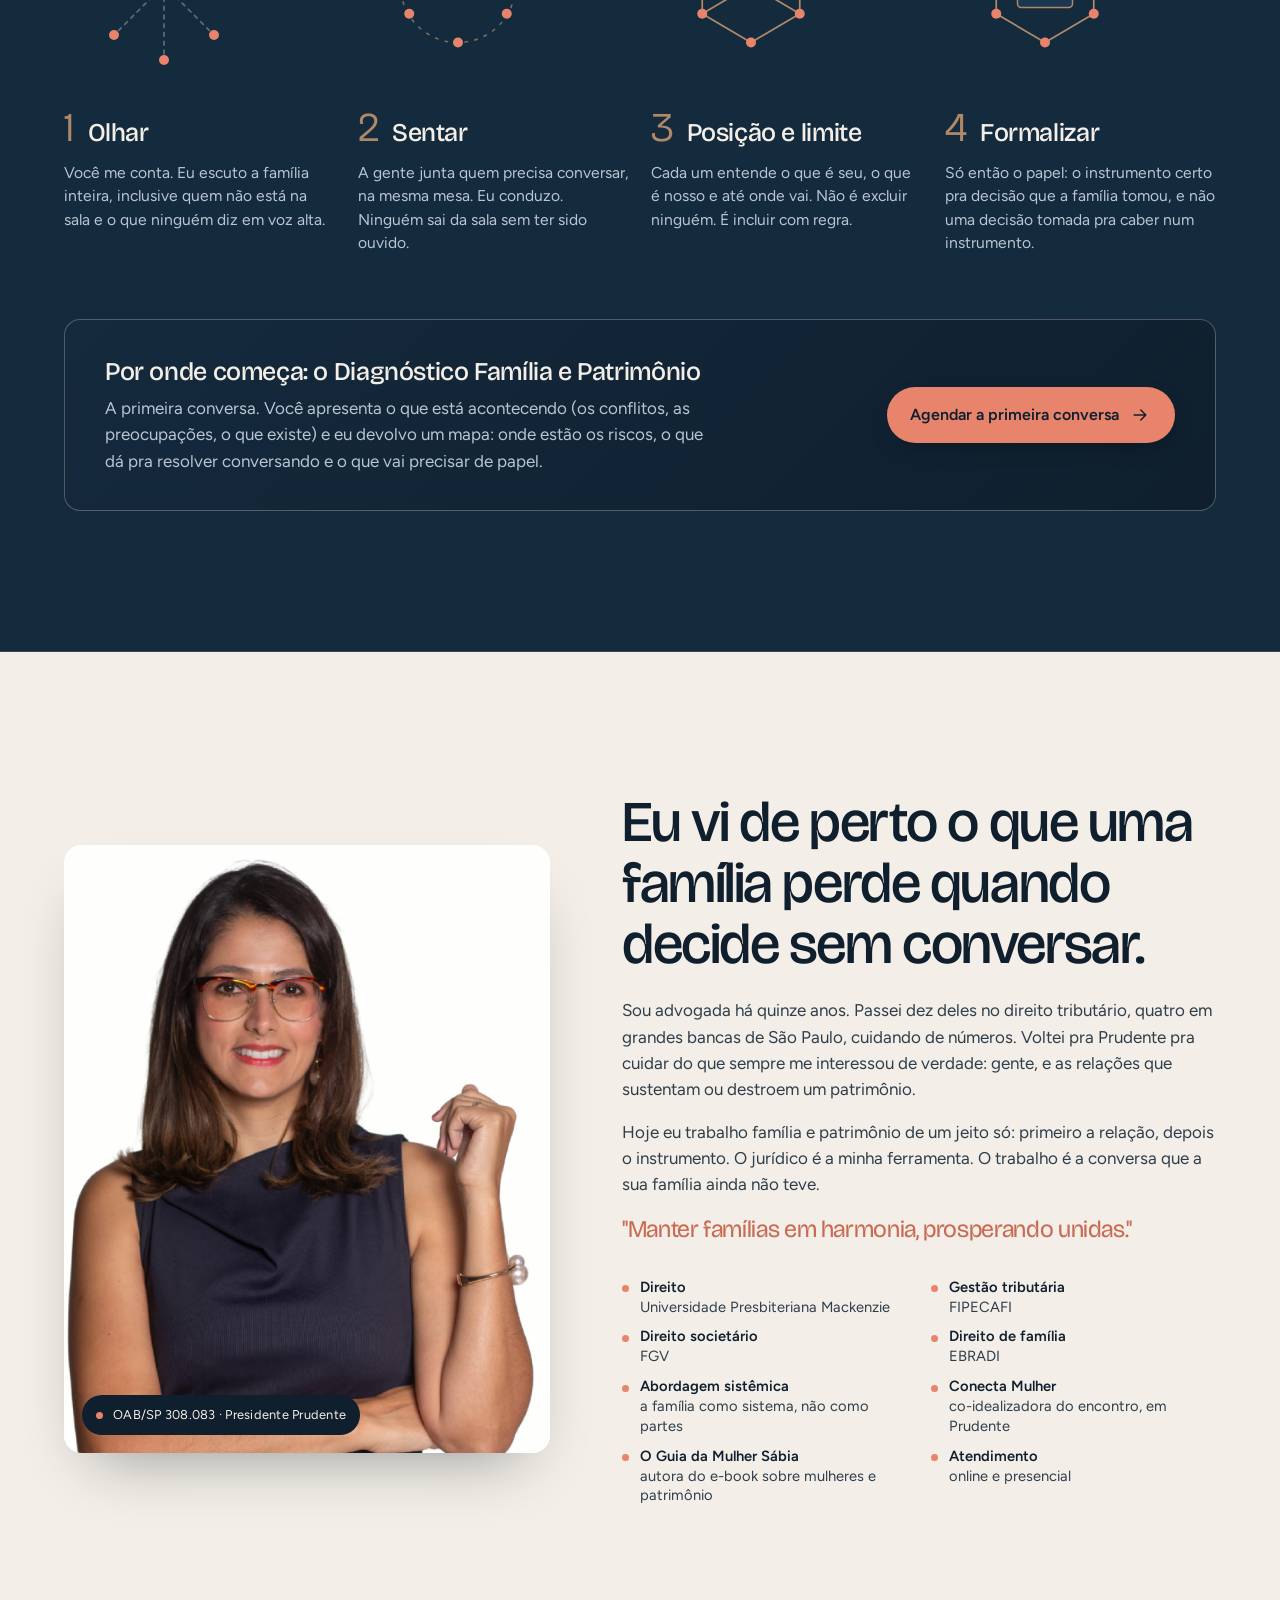
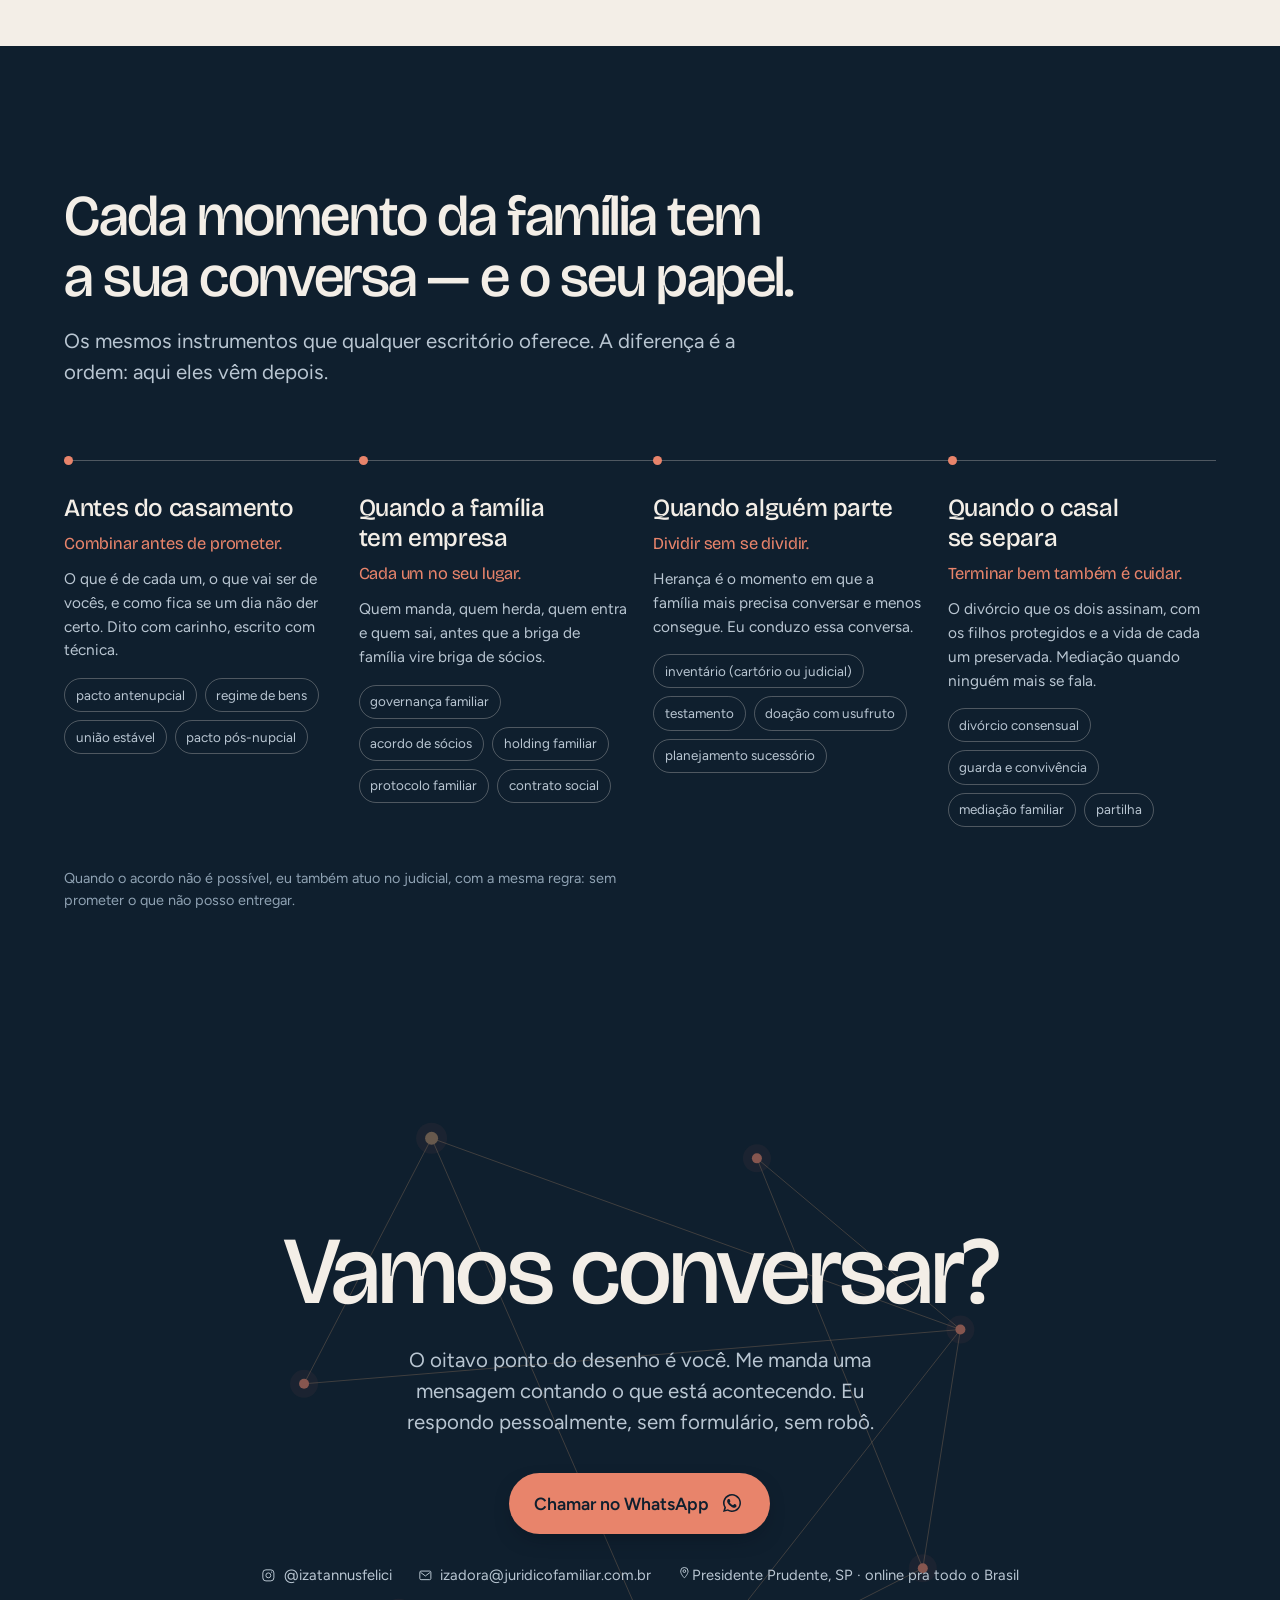
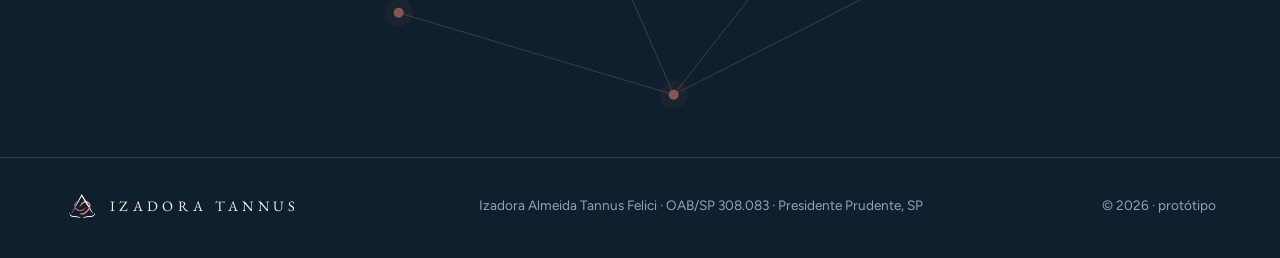
<file: izadora-site/index.html>
<!doctype html>
<html lang="pt-BR">
<head>
<meta charset="utf-8">
<meta name="viewport" content="width=device-width,initial-scale=1">
<title>Izadora Tannus — Antes de decidir, conversa.</title>
<meta name="description" content="Izadora Tannus, advogada de família e patrimônio em Presidente Prudente. Herança, divórcio, empresa da família, casamento — a conversa vem antes do papel.">
<meta name="theme-color" content="#0F1F2E">
<meta name="robots" content="noindex, nofollow">
<meta property="og:title" content="Izadora Tannus — Antes de decidir, conversa.">
<meta property="og:description" content="Advogada de família e patrimônio em Presidente Prudente. Herança, divórcio, empresa da família, casamento: a conversa vem antes do papel.">
<meta property="og:type" content="website">
<meta property="og:image" content="assets/izadora-azul.jpg">
<link rel="icon" href="assets/logo.png" type="image/png">
<link rel="preconnect" href="https://fonts.googleapis.com">
<link rel="preconnect" href="https://fonts.gstatic.com" crossorigin>
<link href="https://fonts.googleapis.com/css2?family=Bricolage+Grotesque:opsz,wght@12..96,300..700&family=Figtree:ital,wght@0,400;0,500;0,600;1,400&family=EB+Garamond:wght@400;500&display=swap" rel="stylesheet">
<style>
/* ============================================================
   IZADORA TANNUS · protótipo v1 · Carioca's Consultoria · 19/09/2026
   Direção: A Constelação — a família como sistema vivo.
   ============================================================ */
:root{
  --marinho:#0F1F2E; --marinho-2:#142A3D; --marinho-3:#1B3650;
  --petroleo:#2E5F7F; --petroleo-2:#3A739A;
  --cobre:#B08968; --cobre-esc:#7A5C3E; --coral:#E8846B; --coral-esc:#C96A52;
  --claro:#F3EEE7; --claro-2:#E9E2D8; --claro-med:#B9C6D2; --claro-leve:#8FA2B3;
  --linha:rgba(243,238,231,.14); --linha-forte:rgba(243,238,231,.28);
  --display:'Bricolage Grotesque','Segoe UI',system-ui,sans-serif;
  --corpo:'Figtree','Segoe UI',system-ui,sans-serif;
  --marca:'EB Garamond',Georgia,serif;
  --gutter:clamp(20px,5vw,72px);
  --ease:cubic-bezier(.16,1,.3,1);
}
*,*::before,*::after{box-sizing:border-box;margin:0;padding:0}
html{scroll-behavior:smooth;-webkit-text-size-adjust:100%}
@media (prefers-reduced-motion:reduce){html{scroll-behavior:auto}}
body{background:var(--marinho);color:var(--claro);font-family:var(--corpo);font-size:17px;line-height:1.55;-webkit-font-smoothing:antialiased;overflow-x:clip}
::selection{background:var(--coral);color:var(--marinho)}
::-webkit-scrollbar{width:12px}::-webkit-scrollbar-track{background:var(--marinho)}::-webkit-scrollbar-thumb{background:var(--marinho-3);border-radius:6px;border:3px solid var(--marinho)}::-webkit-scrollbar-thumb:hover{background:var(--petroleo)}
:focus-visible{outline:2px solid var(--cobre);outline-offset:3px;border-radius:4px}
a{color:inherit;text-decoration:none}
img{display:block;max-width:100%}
b,strong{font-weight:600}
.wrap{width:min(100% - 2*var(--gutter),1180px);margin-inline:auto}
h1,h2,h3{font-family:var(--display);font-weight:500;letter-spacing:-.025em;line-height:1.06;text-wrap:balance;color:var(--claro)}
h1{font-size:clamp(2.6rem,8.2vw,6rem);font-variation-settings:'opsz' 96;line-height:1.02}
h2{font-size:clamp(2rem,5.2vw,3.6rem);font-variation-settings:'opsz' 96}
h3{font-size:clamp(1.25rem,2.4vw,1.6rem);font-variation-settings:'opsz' 48;letter-spacing:-.015em;line-height:1.22}
p{max-width:62ch}
.lede{font-size:clamp(1.05rem,1.6vw,1.3rem);line-height:1.5;color:var(--claro-med)}
.rotulo{font-family:var(--corpo);font-size:.72rem;font-weight:600;letter-spacing:.22em;text-transform:uppercase;color:var(--cobre)}
.claro .rotulo{color:var(--cobre-esc)}

/* ---------- reveal ---------- */
.rv{opacity:0;transform:translateY(22px);filter:blur(6px);transition:opacity 1s var(--ease),transform 1s var(--ease),filter 1s var(--ease)}
.rv.in{opacity:1;transform:none;filter:none}
.rv.d1{transition-delay:.08s}.rv.d2{transition-delay:.16s}.rv.d3{transition-delay:.24s}.rv.d4{transition-delay:.32s}
@media (prefers-reduced-motion:reduce){.rv{opacity:1;transform:none;filter:none;transition:none}}

/* ---------- botões ---------- */
.btn{display:inline-flex;align-items:center;gap:.7em;font-family:var(--corpo);font-weight:600;font-size:1rem;line-height:1;padding:1.05em 1.5em 1.05em 1.35em;border-radius:999px;border:1.5px solid transparent;cursor:pointer;position:relative;isolation:isolate;transition:transform .5s var(--ease),box-shadow .5s var(--ease),background .3s,color .3s,border-color .3s;will-change:transform}
.btn svg{width:1.25em;height:1.25em;flex:none;transition:transform .5s var(--ease)}
.btn--coral{background:var(--coral);color:var(--marinho);box-shadow:0 8px 22px -10px rgba(5,12,20,.6)}
.btn--coral:hover{transform:translateY(-2px);box-shadow:0 14px 30px -12px rgba(5,12,20,.7);background:#F0937B}
.btn--coral:hover svg{transform:translateX(3px) rotate(-8deg)}
.btn--coral:active{transform:translateY(0) scale(.98)}
.btn--linha{background:transparent;color:var(--claro);border-color:var(--linha-forte)}
.btn--linha:hover{border-color:var(--claro);transform:translateY(-2px)}
.btn--linha:hover svg{transform:translateY(3px)}
.claro .btn--linha{color:var(--marinho);border-color:rgba(15,31,46,.3)}
.claro .btn--linha:hover{border-color:var(--marinho)}
.btn--peq{font-size:.9rem;padding:.8em 1.2em .8em 1.1em}

/* ---------- topo ---------- */
.topo{position:fixed;inset:0 0 auto;z-index:50;padding:14px var(--gutter);display:flex;align-items:center;justify-content:space-between;transition:background .4s,backdrop-filter .4s,box-shadow .4s}
.topo.solido{background:rgba(15,31,46,.78);backdrop-filter:blur(14px);-webkit-backdrop-filter:blur(14px);box-shadow:0 1px 0 var(--linha)}
.marca{display:flex;align-items:center;gap:12px}
.marca img{width:34px;height:auto}
.marca span{font-family:var(--marca);font-size:1.05rem;letter-spacing:.3em;text-transform:uppercase;color:var(--claro);padding-top:2px}
.marca small{display:block;font-family:var(--corpo);font-size:.7rem;letter-spacing:.08em;color:var(--cobre);margin-top:3px;text-transform:none}
.topo nav{display:none;gap:28px;font-size:.92rem;color:var(--claro-med)}
.topo nav a{position:relative;padding:4px 0}
.topo nav a::after{content:'';position:absolute;left:0;right:100%;bottom:0;height:1px;background:var(--coral);transition:right .45s var(--ease)}
.topo nav a:hover{color:var(--claro)}.topo nav a:hover::after{right:0}
@media (min-width:900px){.topo nav{display:flex}}
.topo .btn{display:none}@media (min-width:640px){.topo .btn{display:inline-flex}}

/* ---------- hero ---------- */
.hero{position:relative;min-height:100svh;display:grid;align-items:end;padding:min(46svh,420px) 0 48px;overflow:hidden;isolation:isolate}
@media (min-width:900px){.hero{padding:120px 0 56px}}
.hero canvas{position:absolute;inset:0;width:100%;height:100%;z-index:-1}
.hero::after{content:'';position:absolute;inset:auto 0 0;height:38%;background:linear-gradient(to top,var(--marinho) 12%,rgba(15,31,46,0));z-index:-1;pointer-events:none}
.hero__grid{display:grid;gap:36px}
@media (min-width:900px){.hero__grid{grid-template-columns:1.15fr .85fr;align-items:end;gap:48px}}
.hero h1 em{font-style:normal;color:var(--coral)}
.hero .lede{margin-top:22px;max-width:52ch}
.hero__acoes{display:flex;flex-wrap:wrap;gap:12px;margin-top:32px}
.hero__legenda{display:flex;align-items:flex-start;gap:14px;color:var(--claro-med);font-size:.9rem;line-height:1.45;max-width:38ch;padding-left:14px;border-left:1px solid var(--linha-forte)}
.hero__legenda b{color:var(--claro);font-weight:600}
.hero__legenda .palavra{display:block;font-family:var(--display);font-size:1.2rem;font-weight:500;color:var(--coral);letter-spacing:-.01em;margin-top:6px;min-height:1.3em;transition:opacity .4s}
.hero__legenda .palavra.troca{opacity:0}
@media (min-width:900px){.hero__legenda{justify-self:end;margin-bottom:8px}}
.scroll-dica{display:none;position:absolute;left:var(--gutter);bottom:22px;font-size:.72rem;letter-spacing:.2em;text-transform:uppercase;color:var(--claro-leve);align-items:center;gap:10px}
.scroll-dica i{display:block;width:1px;height:34px;background:linear-gradient(var(--cobre),transparent);animation:cai 2.2s var(--ease) infinite}
@media (min-width:900px){.scroll-dica{display:flex}}
@keyframes cai{0%{transform:scaleY(0);transform-origin:top}55%{transform:scaleY(1);transform-origin:top}56%{transform-origin:bottom}100%{transform:scaleY(0);transform-origin:bottom}}
@media (prefers-reduced-motion:reduce){.scroll-dica i{animation:none}}

/* ---------- faixa de verdade ---------- */
.faixa{border-top:1px solid var(--linha);border-bottom:1px solid var(--linha);background:var(--marinho-2)}
.faixa .wrap{padding:34px 0;display:grid;gap:22px;align-items:center}
@media (min-width:760px){.faixa .wrap{grid-template-columns:auto 1fr;gap:36px}}
.faixa figure{width:96px;height:112px;border-radius:12px;overflow:hidden;background:var(--petroleo);flex:none}
.faixa figure img{width:100%;height:100%;object-fit:cover;object-position:60% 14%;transform:scale(1.15);transform-origin:60% 14%}
.faixa p{font-family:var(--display);font-variation-settings:'opsz' 48;font-size:clamp(1.15rem,2.1vw,1.6rem);font-weight:400;line-height:1.3;color:var(--claro);max-width:none;letter-spacing:-.01em}
.faixa p b{color:var(--coral);font-weight:500}

/* ---------- seções ---------- */
.sec{padding:clamp(80px,11vw,140px) 0}
.sec__cab{display:grid;gap:18px;margin-bottom:clamp(40px,6vw,72px);max-width:760px}
.sec__cab .lede{max-width:56ch}
.claro{background:var(--claro);color:var(--marinho)}
.claro h2,.claro h3{color:var(--marinho)}
.claro .lede{color:#41525F}
.claro p{color:#2E3E4B}

/* situações */
.sit{list-style:none;border-top:1px solid var(--linha)}
.sit li{border-bottom:1px solid var(--linha)}
.sit a{display:grid;gap:10px 32px;padding:30px 0;grid-template-columns:1fr;align-items:baseline;position:relative;transition:padding .5s var(--ease)}
@media (min-width:820px){.sit a{grid-template-columns:minmax(0,1.15fr) minmax(0,1fr) auto;padding:38px 0}.sit .tema{display:inline-flex}}
.sit .fala{font-family:var(--display);font-variation-settings:'opsz' 72;font-size:clamp(1.45rem,3vw,2.15rem);font-weight:500;letter-spacing:-.02em;line-height:1.08;color:var(--claro);text-wrap:balance;transition:color .35s,transform .6s var(--ease)}
.sit .fala::before{content:'“';color:var(--coral);margin-right:.05em}.sit .fala::after{content:'”';color:var(--coral);margin-left:.05em}
.sit .resp{color:var(--claro-med);font-size:1rem;line-height:1.5;max-width:44ch}
.sit .resp b{color:var(--claro)}
.sit .tema{display:none;align-items:center;gap:10px;font-size:.78rem;letter-spacing:.18em;text-transform:uppercase;color:var(--cobre);font-weight:600;white-space:nowrap}
.sit .tema i{width:8px;height:8px;border-radius:50%;background:var(--coral);outline:0 solid rgba(232,132,107,.18);transition:outline-width .4s,transform .5s var(--ease)}
.sit a:hover .fala{color:var(--coral);transform:translateX(8px)}
.sit a:hover .tema i{outline-width:8px;transform:scale(1.25)}
.sit a::after{content:'';position:absolute;left:0;right:100%;bottom:-1px;height:1px;background:var(--coral);transition:right .6s var(--ease)}
.sit a:hover::after{right:0}
.sit .nota{margin-top:26px;color:var(--claro-med);font-size:1rem}
.sit .nota b{color:var(--claro)}

/* como funciona — os quatro estados */
.passos{display:grid;gap:34px 20px}
@media (min-width:600px){.passos{grid-template-columns:repeat(2,1fr)}}
@media (min-width:820px){.passos{grid-template-columns:repeat(4,1fr);gap:22px}}
.passo{position:relative;padding-top:22px;border-top:1px solid var(--linha-forte)}
.passo svg{width:100%;max-width:200px;height:auto;aspect-ratio:1;display:block;margin-bottom:18px}
@media (max-width:599px){.passo{display:grid;grid-template-columns:120px 1fr;gap:0 20px;align-items:start}.passo svg{max-width:120px;margin:0;grid-row:span 2}}
.passo svg circle.n{fill:var(--coral);transition:r .5s}
.passo svg line,.passo svg path{stroke:var(--cobre);stroke-width:1.4;fill:none;stroke-linecap:round;transition:opacity .5s}
.passo svg .fraco{stroke:var(--claro-leve);opacity:.55;stroke-dasharray:3 4}
.passo h3{margin-bottom:8px}
.passo h3 span{font-family:var(--display);font-weight:300;font-variation-settings:'opsz' 96;font-size:1.6em;color:var(--cobre);margin-right:.35em;letter-spacing:-.02em}
.passo p{color:var(--claro-med);font-size:.98rem;line-height:1.5}
.passo:hover svg circle.n{r:5.5}
.entrada{margin-top:clamp(40px,6vw,64px);display:grid;gap:22px;padding:30px;border:1px solid var(--linha-forte);border-radius:16px;background:linear-gradient(135deg,var(--marinho-2),var(--marinho))}
@media (min-width:820px){.entrada{grid-template-columns:1fr auto;align-items:center;padding:36px 40px}}
.entrada h3{margin-bottom:8px}
.entrada p{color:var(--claro-med);max-width:56ch}

/* quem conduz */
.quem{display:grid;gap:40px}
@media (min-width:900px){.quem{grid-template-columns:.9fr 1.1fr;gap:72px;align-items:center}}
.quem__foto{position:relative;border-radius:18px;overflow:hidden;background:#fff;aspect-ratio:4/5;box-shadow:0 30px 60px -30px rgba(15,31,46,.45)}
.quem__foto img{width:100%;height:100%;object-fit:cover;object-position:50% 12%;transform:scale(1.02);transition:transform 1.6s var(--ease)}
.quem__foto:hover img{transform:scale(1.06)}
.quem__foto figcaption{position:absolute;left:18px;bottom:18px;background:var(--marinho);color:var(--claro);padding:10px 14px;border-radius:999px;font-size:.8rem;letter-spacing:.02em;display:flex;align-items:center;gap:10px}
.quem__foto figcaption i{width:7px;height:7px;border-radius:50%;background:var(--coral)}
.quem h2{margin-bottom:22px}
.quem .texto p+p{margin-top:16px}
.quem .cita{margin-top:28px;font-family:var(--display);font-variation-settings:'opsz' 72;font-size:1.5rem;line-height:1.25;color:var(--coral-esc);letter-spacing:-.015em}
.cred{list-style:none;margin-top:34px;display:grid;grid-template-columns:repeat(2,1fr);gap:10px 24px;font-size:.92rem;color:#2E3E4B}
.cred li{padding-left:18px;position:relative;line-height:1.35}
.cred li::before{content:'';position:absolute;left:0;top:.5em;width:7px;height:7px;border-radius:50%;background:var(--coral)}
.cred b{display:block;color:var(--marinho);font-weight:600}

/* o que faz — por momento */
.mom{display:grid;gap:0;position:relative;border-left:1px solid var(--linha-forte);padding-left:26px}
@media (min-width:820px){.mom{grid-template-columns:repeat(4,1fr);gap:26px;border-left:0;padding-left:0;border-top:1px solid var(--linha-forte)}}
.mom article{position:relative;padding:6px 0 34px}
@media (min-width:820px){.mom article{padding:32px 0 0}}
.mom article::before{content:'';position:absolute;left:-31px;top:12px;width:9px;height:9px;border-radius:50%;background:var(--coral);outline:0 solid rgba(232,132,107,.16);transition:outline-width .4s,transform .5s var(--ease)}
@media (min-width:820px){.mom article::before{left:0;top:-5px}}
.mom article:hover::before{outline-width:9px;transform:scale(1.3)}
.mom h3{margin-bottom:10px;font-size:clamp(1.3rem,2.2vw,1.55rem)}
.mom .frase{font-family:var(--display);font-variation-settings:'opsz' 48;font-size:1.05rem;color:var(--coral);letter-spacing:-.01em;margin-bottom:12px;line-height:1.3}
.mom ul{list-style:none;display:flex;flex-wrap:wrap;gap:8px;margin-top:16px}
.mom li{font-size:.84rem;padding:.42em .8em;border:1px solid var(--linha-forte);border-radius:999px;color:var(--claro-med);transition:border-color .3s,color .3s}
.mom li:hover{border-color:var(--coral);color:var(--coral)}
.mom p{color:var(--claro-med);font-size:.96rem}
.mom .obs{margin-top:22px;color:var(--claro-leve);font-size:.9rem;max-width:none}

/* fecho */
.fecho{position:relative;overflow:hidden;padding:clamp(90px,14vw,170px) 0;text-align:center;isolation:isolate}
.fecho canvas{position:absolute;inset:0;width:100%;height:100%;z-index:-1;opacity:.55}
.fecho::before{content:'';position:absolute;inset:0;background:radial-gradient(48% 52% at 50% 50%,rgba(15,31,46,.85),rgba(15,31,46,0) 78%);z-index:-1}
.fecho h2{font-size:clamp(2.6rem,9vw,6rem);margin-inline:auto}
.fecho .lede{margin:22px auto 0;max-width:40ch}
.fecho .btn{margin-top:36px;font-size:1.1rem}
.fecho .canais{margin-top:30px;display:flex;flex-wrap:wrap;justify-content:center;gap:10px 26px;font-size:.92rem;color:var(--claro-med)}
.fecho .canais a{display:inline-flex;align-items:center;gap:8px;position:relative}
.fecho .canais a::after{content:'';position:absolute;left:0;right:100%;bottom:-3px;height:1px;background:var(--coral);transition:right .45s var(--ease)}
.fecho .canais a:hover{color:var(--claro)}.fecho .canais a:hover::after{right:0}
.fecho .canais svg{width:1em;height:1em}

/* rodapé */
.rodape{border-top:1px solid var(--linha);padding:34px 0 40px;font-size:.85rem;color:var(--claro-leve)}
.rodape .wrap{display:flex;flex-wrap:wrap;gap:14px 32px;justify-content:space-between;align-items:center}
.rodape .marca span{font-size:.9rem}

/* whatsapp flutuante (mobile) */
.zap{position:fixed;right:16px;bottom:16px;z-index:40;width:58px;height:58px;border-radius:50%;background:var(--coral);color:var(--marinho);display:grid;place-items:center;box-shadow:0 10px 26px -8px rgba(5,12,20,.7);transition:transform .5s var(--ease),opacity .4s;opacity:0;transform:translateY(20px) scale(.9);pointer-events:none}
.zap.ver{opacity:1;transform:none;pointer-events:auto}
.zap svg{width:28px;height:28px}
.zap:hover{transform:translateY(-3px) scale(1.04)}
@media (min-width:640px){.zap{display:none}}
</style>
</head>
<body>
<!--
THESIS: A família é um sistema vivo — quando uma decisão chega sem conversa, os vínculos se enroscam; quando cada um tem posição e limite, o desenho se acalma. A página vende a conversa; holding, pacto, inventário e divórcio aparecem como consequência. Recusa o hero de advogada com foto à direita e três cartões de serviço.
OWN-WORLD: marinho profundo como espaço; pontos coral ligados por fios cobre, com massa e amortecimento; Bricolage Grotesque em tamanho grande contra rótulos minúsculos; o wordmark em EB Garamond espaçado como no logo dela; coral só em ponto, fio e botão — nunca área; uma passagem clara (creme) pra ela aparecer.
STORY: a visitante reconhece a própria família no desenho e a própria frase na lista; entende que aqui a conversa vem antes do papel; manda mensagem no WhatsApp.
FIRST VIEWPORT: tela inteira de constelação viva (canvas) — sete pontos com nome, fios que se enroscam quando uma palavra cai (herança, divórcio, a empresa, casamento) e se acalmam quando o fio cobre passa. Embaixo à esquerda, "Antes de decidir, conversa." em 6rem, o lede e o botão coral do WhatsApp; à direita, a legenda com a palavra que caiu. O cursor mexe nos pontos.
FORM: A Constelação — o diagrama sistêmico da família; candidato 1 da lista própria, escolhido pelo Pedro como IMPECCABLE'S PICK; seed fd2321bf; code-led.
FINISH: unreviewed and undocumented is unfinished; this build ends with the finish review, the verdict, DESIGN.md, and every shipping raster carrying its provenance.
-->

<header class="topo" id="topo">
  <a class="marca" href="#" aria-label="Izadora Tannus, início">
    <img src="assets/logo.png" alt="" width="34" height="26">
    <span>Izadora Tannus<small>Advogada da família e do patrimônio</small></span>
  </a>
  <nav aria-label="Seções">
    <a href="#situacoes">Você se reconhece?</a>
    <a href="#conversa">Como é a conversa</a>
    <a href="#izadora">Quem conduz</a>
    <a href="#momentos">O que eu faço</a>
  </nav>
  <a class="btn btn--coral btn--peq" href="https://wa.me/5518997191509?text=Ol%C3%A1%2C%20Izadora!%20Quero%20conversar%20sobre%20a%20minha%20fam%C3%ADlia." target="_blank" rel="noopener">Vamos conversar? <svg viewBox="0 0 24 24" aria-hidden="true"><path fill="currentColor" d="M12 2.2a9.8 9.8 0 0 0-8.4 14.8L2.2 21.8l4.9-1.3A9.8 9.8 0 1 0 12 2.2Zm0 17.9a8.1 8.1 0 0 1-4.1-1.1l-.3-.2-2.9.8.8-2.8-.2-.3A8.1 8.1 0 1 1 12 20.1Zm4.5-6.1c-.2-.1-1.5-.7-1.7-.8-.2-.1-.4-.1-.6.1-.2.2-.6.8-.8 1-.1.2-.3.2-.5.1-.2-.1-1-.4-2-1.2-.7-.7-1.2-1.5-1.4-1.7-.1-.2 0-.4.1-.5l.4-.4.2-.4c.1-.2 0-.3 0-.4l-.8-1.8c-.2-.5-.4-.4-.6-.4h-.5c-.2 0-.4.1-.7.3-.2.2-.9.9-.9 2.1s.9 2.4 1 2.6c.1.2 1.8 2.8 4.4 3.9 1.6.7 2.2.7 3 .6.5-.1 1.5-.6 1.7-1.2.2-.6.2-1.1.1-1.2-.1-.1-.2-.2-.4-.3Z"/></svg></a>
</header>

<main>
<section class="hero" aria-label="Apresentação">
  <canvas id="ceu" aria-hidden="true"></canvas>
  <div class="wrap hero__grid">
    <div>
      <h1 class="rv">Antes de decidir, <em>conversa.</em></h1>
      <p class="lede rv d1">Sou a Izadora Tannus, advogada de família e patrimônio. Herança, divórcio, a empresa da família, o casamento: o papel vem depois. Primeiro, a gente senta.</p>
      <div class="hero__acoes rv d2">
        <a class="btn btn--coral" href="https://wa.me/5518997191509?text=Ol%C3%A1%2C%20Izadora!%20Quero%20conversar%20sobre%20a%20minha%20fam%C3%ADlia." target="_blank" rel="noopener">Vamos conversar no WhatsApp <svg viewBox="0 0 24 24" aria-hidden="true"><path fill="currentColor" d="M12 2.2a9.8 9.8 0 0 0-8.4 14.8L2.2 21.8l4.9-1.3A9.8 9.8 0 1 0 12 2.2Zm0 17.9a8.1 8.1 0 0 1-4.1-1.1l-.3-.2-2.9.8.8-2.8-.2-.3A8.1 8.1 0 1 1 12 20.1Zm4.5-6.1c-.2-.1-1.5-.7-1.7-.8-.2-.1-.4-.1-.6.1-.2.2-.6.8-.8 1-.1.2-.3.2-.5.1-.2-.1-1-.4-2-1.2-.7-.7-1.2-1.5-1.4-1.7-.1-.2 0-.4.1-.5l.4-.4.2-.4c.1-.2 0-.3 0-.4l-.8-1.8c-.2-.5-.4-.4-.6-.4h-.5c-.2 0-.4.1-.7.3-.2.2-.9.9-.9 2.1s.9 2.4 1 2.6c.1.2 1.8 2.8 4.4 3.9 1.6.7 2.2.7 3 .6.5-.1 1.5-.6 1.7-1.2.2-.6.2-1.1.1-1.2-.1-.1-.2-.2-.4-.3Z"/></svg></a>
        <a class="btn btn--linha" href="#conversa">Como é a conversa <svg viewBox="0 0 24 24" aria-hidden="true"><path d="M12 5v14m0 0-6-6m6 6 6-6" fill="none" stroke="currentColor" stroke-width="1.8" stroke-linecap="round" stroke-linejoin="round"/></svg></a>
      </div>
    </div>
    <div class="hero__legenda rv d3">
      <div>
        <b>Ver o que não é visível.</b> Toda família é um sistema. Quando uma decisão chega sem conversa, os fios se enroscam. O meu trabalho é o fio que passa no meio e devolve cada um ao seu lugar.
        <span class="palavra" id="palavra" aria-live="polite">herança</span>
      </div>
    </div>
  </div>
  <div class="scroll-dica" aria-hidden="true"><i></i> role pra descer</div>
</section>

<div class="faixa">
  <div class="wrap">
    <figure class="rv"><img src="assets/izadora-azul.jpg" alt="Izadora Tannus" width="1600" height="1607"></figure>
    <p class="rv d1">Eu nunca prometo o que não posso entregar. Holding paga imposto, inventário tem prazo, divórcio tem dor. <b>O que eu garanto é a verdade, o cuidado e a sua família inteira na mesa.</b></p>
  </div>
</div>

<section class="sec" id="situacoes" aria-labelledby="t-sit">
  <div class="wrap">
    <div class="sec__cab">
      <h2 id="t-sit" class="rv">É assim que as minhas clientes chegam. Nenhuma delas pediu um advogado.</h2>
      <p class="lede rv d2">Pediram pra conversar. O instrumento jurídico (inventário, pacto, holding, mediação) é o que sai da conversa, não o que entra nela.</p>
    </div>
    <ul class="sit rv d2">
      <li><a href="#momentos"><span class="fala">Meu pai faleceu e ninguém consegue combinar nada.</span><span class="resp"><b>Herança.</b> Inventário, testamento, partilha. Antes de dividir, a família precisa conseguir sentar na mesma sala. Às vezes é a primeira vez em anos.</span><span class="tema"><i></i>herança</span></a></li>
      <li><a href="#momentos"><span class="fala">Tô pra me separar e quero conversar antes de qualquer papel.</span><span class="resp"><b>Divórcio.</b> Consensual, com guarda, pensão e casa decididos por vocês dois, não por um juiz. Mediação quando ninguém mais se fala.</span><span class="tema"><i></i>separação</span></a></li>
      <li><a href="#momentos"><span class="fala">A empresa é da família. A família é que não se entende.</span><span class="resp"><b>Empresa da família.</b> Governança, acordo de sócios, holding. Cada um com posição e limite, e a empresa sobrevivendo à próxima geração.</span><span class="tema"><i></i>sucessão</span></a></li>
      <li><a href="#momentos"><span class="fala">Vou casar e a gente nunca falou de dinheiro.</span><span class="resp"><b>Casamento.</b> Pacto antenupcial, regime de bens, o que é de cada um. A conversa mais importante acontece antes do "sim".</span><span class="tema"><i></i>casamento</span></a></li>
      <li><a href="#conversa"><span class="fala">Eu quero blindar os meus bens.</span><span class="resp"><b>Ninguém blinda nada.</b> Mas dá pra organizar. E organizar começa por uma conversa honesta sobre o que existe, pra quem vai e quando.</span><span class="tema"><i></i>patrimônio</span></a></li>
    </ul>
    <p class="nota rv" style="margin-top:26px;color:var(--claro-med)">Atendimento online e presencial, em Presidente Prudente. <b style="color:var(--claro)">Se a sua frase não está aqui, manda a sua.</b></p>
  </div>
</section>

<section class="sec" id="conversa" aria-labelledby="t-conv" style="background:var(--marinho-2);border-top:1px solid var(--linha);border-bottom:1px solid var(--linha)">
  <div class="wrap">
    <div class="sec__cab">
      <h2 id="t-conv" class="rv">Como é a conversa: quatro passos. O papel só entra no último.</h2>
      <p class="lede rv d2">É o mesmo desenho da tela de cima, em câmera lenta: os fios enroscados viram uma família em que cada um sabe o seu lugar.</p>
    </div>
    <div class="passos">
      <div class="passo rv">
        <svg viewBox="0 0 160 160" aria-hidden="true"><line class="fraco" x1="40" y1="40" x2="120" y2="120"/><line class="fraco" x1="120" y1="40" x2="40" y2="120"/><line class="fraco" x1="80" y1="20" x2="80" y2="140"/><line class="fraco" x1="30" y1="80" x2="130" y2="80"/><circle class="n" cx="40" cy="40" r="4"/><circle class="n" cx="120" cy="40" r="4"/><circle class="n" cx="40" cy="120" r="4"/><circle class="n" cx="120" cy="120" r="4"/><circle class="n" cx="80" cy="20" r="4"/><circle class="n" cx="80" cy="140" r="4"/><circle class="n" cx="30" cy="80" r="4"/><circle class="n" cx="130" cy="80" r="4"/></svg>
        <h3><span>1</span>Olhar</h3>
        <p>Você me conta. Eu escuto a família inteira, inclusive quem não está na sala e o que ninguém diz em voz alta.</p>
      </div>
      <div class="passo rv d1">
        <svg viewBox="0 0 160 160" aria-hidden="true"><circle cx="80" cy="80" r="46" fill="none" stroke="var(--cobre)" stroke-width="1.2" stroke-dasharray="3 5" opacity=".7"/><circle class="n" cx="80" cy="34" r="4"/><circle class="n" cx="119" cy="57" r="4"/><circle class="n" cx="119" cy="103" r="4"/><circle class="n" cx="80" cy="126" r="4"/><circle class="n" cx="41" cy="103" r="4"/><circle class="n" cx="41" cy="57" r="4"/><circle cx="80" cy="80" r="3" fill="var(--cobre)"/></svg>
        <h3><span>2</span>Sentar</h3>
        <p>A gente junta quem precisa conversar, na mesma mesa. Eu conduzo. Ninguém sai da sala sem ter sido ouvido.</p>
      </div>
      <div class="passo rv d2">
        <svg viewBox="0 0 160 160" aria-hidden="true"><path d="M80 34 L119 57 L119 103 L80 126 L41 103 L41 57 Z"/><line x1="80" y1="34" x2="80" y2="80"/><line x1="119" y1="103" x2="80" y2="80"/><line x1="41" y1="103" x2="80" y2="80"/><circle class="n" cx="80" cy="34" r="4"/><circle class="n" cx="119" cy="57" r="4"/><circle class="n" cx="119" cy="103" r="4"/><circle class="n" cx="80" cy="126" r="4"/><circle class="n" cx="41" cy="103" r="4"/><circle class="n" cx="41" cy="57" r="4"/></svg>
        <h3><span>3</span>Posição e limite</h3>
        <p>Cada um entende o que é seu, o que é nosso e até onde vai. Não é excluir ninguém. É incluir com regra.</p>
      </div>
      <div class="passo rv d3">
        <svg viewBox="0 0 160 160" aria-hidden="true"><path d="M80 34 L119 57 L119 103 L80 126 L41 103 L41 57 Z"/><rect x="58" y="62" width="44" height="36" rx="3" fill="var(--marinho-3)" stroke="var(--cobre)" stroke-width="1.2"/><line x1="66" y1="72" x2="94" y2="72"/><line x1="66" y1="80" x2="94" y2="80"/><line x1="66" y1="88" x2="84" y2="88"/><circle class="n" cx="80" cy="34" r="4"/><circle class="n" cx="119" cy="57" r="4"/><circle class="n" cx="119" cy="103" r="4"/><circle class="n" cx="80" cy="126" r="4"/><circle class="n" cx="41" cy="103" r="4"/><circle class="n" cx="41" cy="57" r="4"/></svg>
        <h3><span>4</span>Formalizar</h3>
        <p>Só então o papel: o instrumento certo pra decisão que a família tomou, e não uma decisão tomada pra caber num instrumento.</p>
      </div>
    </div>
    <div class="entrada rv">
      <div>
        <h3>Por onde começa: o Diagnóstico Família e Patrimônio</h3>
        <p>A primeira conversa. Você apresenta o que está acontecendo (os conflitos, as preocupações, o que existe) e eu devolvo um mapa: onde estão os riscos, o que dá pra resolver conversando e o que vai precisar de papel.</p>
      </div>
      <a class="btn btn--coral" href="https://wa.me/5518997191509?text=Ol%C3%A1%2C%20Izadora!%20Quero%20agendar%20o%20Diagn%C3%B3stico%20Fam%C3%ADlia%20e%20Patrim%C3%B4nio." target="_blank" rel="noopener">Agendar a primeira conversa <svg viewBox="0 0 24 24" aria-hidden="true"><path d="M5 12h14m0 0-6-6m6 6-6 6" fill="none" stroke="currentColor" stroke-width="1.8" stroke-linecap="round" stroke-linejoin="round"/></svg></a>
    </div>
  </div>
</section>

<section class="sec claro" id="izadora" aria-labelledby="t-quem">
  <div class="wrap quem">
    <figure class="quem__foto rv">
      <img src="assets/izadora-branco.jpg" alt="Izadora Tannus, de óculos e vestido escuro, sorrindo de braços cruzados" width="1300" height="1900">
      <figcaption><i></i>OAB/SP 308.083 · Presidente Prudente</figcaption>
    </figure>
    <div class="texto">
      <h2 class="rv">Eu vi de perto o que uma família perde quando decide sem conversar.</h2>
      <p class="rv d2">Sou advogada há quinze anos. Passei dez deles no direito tributário, quatro em grandes bancas de São Paulo, cuidando de números. Voltei pra Prudente pra cuidar do que sempre me interessou de verdade: gente, e as relações que sustentam ou destroem um patrimônio.</p>
      <p class="rv d2">Hoje eu trabalho família e patrimônio de um jeito só: primeiro a relação, depois o instrumento. O jurídico é a minha ferramenta. O trabalho é a conversa que a sua família ainda não teve.</p>
      <p class="cita rv d3">"Manter famílias em harmonia, prosperando unidas."</p>
      <ul class="cred rv d3">
        <li><b>Direito</b>Universidade Presbiteriana Mackenzie</li>
        <li><b>Gestão tributária</b>FIPECAFI</li>
        <li><b>Direito societário</b>FGV</li>
        <li><b>Direito de família</b>EBRADI</li>
        <li><b>Abordagem sistêmica</b>a família como sistema, não como partes</li>
        <li><b>Conecta Mulher</b>co-idealizadora do encontro, em Prudente</li>
        <li><b>O Guia da Mulher Sábia</b>autora do e-book sobre mulheres e patrimônio</li>
        <li><b>Atendimento</b>online e presencial</li>
      </ul>
    </div>
  </div>
</section>

<section class="sec" id="momentos" aria-labelledby="t-mom">
  <div class="wrap">
    <div class="sec__cab">
      <h2 id="t-mom" class="rv">Cada momento da família tem a sua conversa — e o seu papel.</h2>
      <p class="lede rv d2">Os mesmos instrumentos que qualquer escritório oferece. A diferença é a ordem: aqui eles vêm depois.</p>
    </div>
    <div class="mom">
      <article class="rv"><h3>Antes do casamento</h3><p class="frase">Combinar antes de prometer.</p><p>O que é de cada um, o que vai ser de vocês, e como fica se um dia não der certo. Dito com carinho, escrito com técnica.</p><ul><li>pacto antenupcial</li><li>regime de bens</li><li>união estável</li><li>pacto pós-nupcial</li></ul></article>
      <article class="rv d1"><h3>Quando a família tem empresa</h3><p class="frase">Cada um no seu lugar.</p><p>Quem manda, quem herda, quem entra e quem sai, antes que a briga de família vire briga de sócios.</p><ul><li>governança familiar</li><li>acordo de sócios</li><li>holding familiar</li><li>protocolo familiar</li><li>contrato social</li></ul></article>
      <article class="rv d2"><h3>Quando alguém parte</h3><p class="frase">Dividir sem se dividir.</p><p>Herança é o momento em que a família mais precisa conversar e menos consegue. Eu conduzo essa conversa.</p><ul><li>inventário (cartório ou judicial)</li><li>testamento</li><li>doação com usufruto</li><li>planejamento sucessório</li></ul></article>
      <article class="rv d3"><h3>Quando o casal se separa</h3><p class="frase">Terminar bem também é cuidar.</p><p>O divórcio que os dois assinam, com os filhos protegidos e a vida de cada um preservada. Mediação quando ninguém mais se fala.</p><ul><li>divórcio consensual</li><li>guarda e convivência</li><li>mediação familiar</li><li>partilha</li></ul></article>
    </div>
    <p class="obs rv" style="margin-top:40px;color:var(--claro-leve);font-size:.9rem">Quando o acordo não é possível, eu também atuo no judicial, com a mesma regra: sem prometer o que não posso entregar.</p>
  </div>
</section>

<section class="fecho" id="contato" aria-labelledby="t-fecho">
  <canvas id="ceu2" aria-hidden="true"></canvas>
  <div class="wrap">
    <h2 id="t-fecho" class="rv">Vamos conversar?</h2>
    <p class="lede rv d1">O oitavo ponto do desenho é você. Me manda uma mensagem contando o que está acontecendo. Eu respondo pessoalmente, sem formulário, sem robô.</p>
    <a class="btn btn--coral rv d3" href="https://wa.me/5518997191509?text=Ol%C3%A1%2C%20Izadora!%20Quero%20conversar%20sobre%20a%20minha%20fam%C3%ADlia." target="_blank" rel="noopener">Chamar no WhatsApp <svg viewBox="0 0 24 24" aria-hidden="true"><path fill="currentColor" d="M12 2.2a9.8 9.8 0 0 0-8.4 14.8L2.2 21.8l4.9-1.3A9.8 9.8 0 1 0 12 2.2Zm0 17.9a8.1 8.1 0 0 1-4.1-1.1l-.3-.2-2.9.8.8-2.8-.2-.3A8.1 8.1 0 1 1 12 20.1Zm4.5-6.1c-.2-.1-1.5-.7-1.7-.8-.2-.1-.4-.1-.6.1-.2.2-.6.8-.8 1-.1.2-.3.2-.5.1-.2-.1-1-.4-2-1.2-.7-.7-1.2-1.5-1.4-1.7-.1-.2 0-.4.1-.5l.4-.4.2-.4c.1-.2 0-.3 0-.4l-.8-1.8c-.2-.5-.4-.4-.6-.4h-.5c-.2 0-.4.1-.7.3-.2.2-.9.9-.9 2.1s.9 2.4 1 2.6c.1.2 1.8 2.8 4.4 3.9 1.6.7 2.2.7 3 .6.5-.1 1.5-.6 1.7-1.2.2-.6.2-1.1.1-1.2-.1-.1-.2-.2-.4-.3Z"/></svg></a>
    <div class="canais rv d4">
      <a href="https://www.instagram.com/izatannusfelici/" target="_blank" rel="noopener"><svg viewBox="0 0 24 24" aria-hidden="true"><rect x="3" y="3" width="18" height="18" rx="5" fill="none" stroke="currentColor" stroke-width="1.6"/><circle cx="12" cy="12" r="4" fill="none" stroke="currentColor" stroke-width="1.6"/><circle cx="17.3" cy="6.7" r="1" fill="currentColor"/></svg>@izatannusfelici</a>
      <a href="mailto:izadora@juridicofamiliar.com.br"><svg viewBox="0 0 24 24" aria-hidden="true"><rect x="3" y="5" width="18" height="14" rx="2" fill="none" stroke="currentColor" stroke-width="1.6"/><path d="m4 7 8 6 8-6" fill="none" stroke="currentColor" stroke-width="1.6"/></svg>izadora@juridicofamiliar.com.br</a>
      <span><svg viewBox="0 0 24 24" aria-hidden="true"><path d="M12 21s6-5.7 6-11a6 6 0 1 0-12 0c0 5.3 6 11 6 11Z" fill="none" stroke="currentColor" stroke-width="1.6"/><circle cx="12" cy="10" r="2.2" fill="none" stroke="currentColor" stroke-width="1.6"/></svg>Presidente Prudente, SP · online pra todo o Brasil</span>
    </div>
  </div>
</section>
</main>

<footer class="rodape">
  <div class="wrap">
    <a class="marca" href="#"><img src="assets/logo.png" alt="" width="26" height="20"><span>Izadora Tannus</span></a>
    <span>Izadora Almeida Tannus Felici · OAB/SP 308.083 · Presidente Prudente, SP</span>
    <span>© 2026 · protótipo</span>
  </div>
</footer>

<a class="zap" id="zap" href="https://wa.me/5518997191509?text=Ol%C3%A1%2C%20Izadora!%20Quero%20conversar%20sobre%20a%20minha%20fam%C3%ADlia." target="_blank" rel="noopener" aria-label="Conversar no WhatsApp"><svg viewBox="0 0 24 24" aria-hidden="true"><path fill="currentColor" d="M12 2.2a9.8 9.8 0 0 0-8.4 14.8L2.2 21.8l4.9-1.3A9.8 9.8 0 1 0 12 2.2Zm0 17.9a8.1 8.1 0 0 1-4.1-1.1l-.3-.2-2.9.8.8-2.8-.2-.3A8.1 8.1 0 1 1 12 20.1Zm4.5-6.1c-.2-.1-1.5-.7-1.7-.8-.2-.1-.4-.1-.6.1-.2.2-.6.8-.8 1-.1.2-.3.2-.5.1-.2-.1-1-.4-2-1.2-.7-.7-1.2-1.5-1.4-1.7-.1-.2 0-.4.1-.5l.4-.4.2-.4c.1-.2 0-.3 0-.4l-.8-1.8c-.2-.5-.4-.4-.6-.4h-.5c-.2 0-.4.1-.7.3-.2.2-.9.9-.9 2.1s.9 2.4 1 2.6c.1.2 1.8 2.8 4.4 3.9 1.6.7 2.2.7 3 .6.5-.1 1.5-.6 1.7-1.2.2-.6.2-1.1.1-1.2-.1-.1-.2-.2-.4-.3Z"/></svg></a>

<script>
(() => {
  const reduz = matchMedia('(prefers-reduced-motion: reduce)').matches;

  /* ---------- reveal ---------- */
  const io = new IntersectionObserver((es) => es.forEach(e => { if (e.isIntersecting) { e.target.classList.add('in'); io.unobserve(e.target); } }), { threshold: .12, rootMargin: '0px 0px -6% 0px' });
  document.querySelectorAll('.rv').forEach(el => io.observe(el));

  /* ---------- topo + zap ---------- */
  const topo = document.getElementById('topo'), zap = document.getElementById('zap');
  const onScroll = () => { const y = scrollY; topo.classList.toggle('solido', y > 40); zap.classList.toggle('ver', y > innerHeight * .6); };
  addEventListener('scroll', onScroll, { passive: true }); onScroll();

  /* ---------- a constelação ---------- */
  // Sete pessoas e um oitavo ponto (você). Duas formas: a calma (cada um no
  // seu lugar) e a enroscada (a decisão que chegou sem conversa). Os pontos têm
  // massa e amortecimento: nada salta pro valor final.
  const NOMES = ['avó', 'pai', 'mãe', 'filha', 'genro', 'irmão', 'a empresa'];
  const ARESTAS = [[0,1],[0,2],[1,2],[1,3],[2,3],[3,4],[1,5],[5,6],[1,6],[3,6]];
  const PALAVRAS = ['herança', 'divórcio', 'a empresa', 'o casamento', 'a holding', 'o inventário'];
  const CORAL = '#E8846B', COBRE = '#B08968', CLARO = '#F3EEE7';

  function Constelacao(canvas, opts) {
    const ctx = canvas.getContext('2d');
    let W = 0, H = 0, dpr = 1, t0 = performance.now();
    const n = NOMES.length;
    const pts = NOMES.map(() => ({ x: 0, y: 0, vx: 0, vy: 0, tx: 0, ty: 0 }));
    let mouse = { x: -1e4, y: -1e4 };
    let fase = 'calma', proxTroca = 2600, fio = -1, fioT = 0;
    const calma = [], enrosco = [];

    function layouts() {
      // calma: um anel largo à direita no desktop, centralizado no mobile
      const mob = W < 900 && opts.ciclo;
      const cx = W * (mob ? .5 : opts.cx), cy = H * (mob ? .24 : opts.cy), R = mob ? Math.min(W * .34, H * .17) : Math.min(W, H) * opts.r;
      for (let i = 0; i < n; i++) {
        const a = -Math.PI / 2 + i * (Math.PI * 2 / n) + .35;
        const rr = i === 6 ? R * 1.18 : R;
        calma[i] = { x: cx + Math.cos(a) * rr, y: cy + Math.sin(a) * rr * .82 };
        // enrosco: posições cruzadas, dois pontos quase sobrepostos
        const b = a + Math.PI * (i % 2 ? .9 : -.6) + (i * .7);
        enrosco[i] = { x: cx + Math.cos(b) * R * (.25 + (i % 3) * .3), y: cy + Math.sin(b) * R * (.3 + (i % 2) * .5) };
      }
    }
    function resize() {
      dpr = Math.min(devicePixelRatio || 1, 2);
      W = canvas.clientWidth; H = canvas.clientHeight;
      canvas.width = W * dpr; canvas.height = H * dpr; ctx.setTransform(dpr, 0, 0, dpr, 0, 0);
      layouts();
      pts.forEach((p, i) => { if (!p.x) { p.x = calma[i].x; p.y = calma[i].y; } p.tx = (fase === 'calma' ? calma : enrosco)[i].x; p.ty = (fase === 'calma' ? calma : enrosco)[i].y; });
    }
    function setFase(f) {
      fase = f;
      const alvo = f === 'calma' ? calma : enrosco;
      pts.forEach((p, i) => { p.tx = alvo[i].x; p.ty = alvo[i].y; });
      if (f === 'calma') { fio = 0; fioT = performance.now(); }
      if (opts.onFase) opts.onFase(f);
    }
    let ultimo = performance.now();
    function frame(now) {
      const dt = Math.min(40, now - ultimo) / 16.7; ultimo = now;
      const tempo = now - t0;
      if (!reduz && opts.ciclo && tempo > proxTroca) {
        if (fase === 'calma') { setFase('enrosco'); proxTroca = tempo + 2600; }
        else { setFase('calma'); proxTroca = tempo + 5200; }
      }
      // física: mola pro alvo, repulsão do mouse, amortecimento
      for (let i = 0; i < n; i++) {
        const p = pts[i];
        const k = fase === 'calma' ? .012 : .02;
        let ax = (p.tx - p.x) * k, ay = (p.ty - p.y) * k;
        const dx = p.x - mouse.x, dy = p.y - mouse.y, d2 = dx * dx + dy * dy;
        if (d2 < 160 * 160) { const d = Math.sqrt(d2) || 1, f = (160 - d) / 160 * 1.6; ax += dx / d * f; ay += dy / d * f; }
        // respiração
        ax += Math.sin(tempo / 1400 + i * 1.7) * .012; ay += Math.cos(tempo / 1700 + i * 1.3) * .012;
        p.vx = (p.vx + ax * dt) * Math.pow(.9, dt); p.vy = (p.vy + ay * dt) * Math.pow(.9, dt);
        p.x += p.vx * dt; p.y += p.vy * dt;
      }
      // desenho
      ctx.clearRect(0, 0, W, H);
      ctx.lineWidth = 1;
      const enr = fase === 'enrosco';
      ARESTAS.forEach(([a, b]) => {
        const A = pts[a], B = pts[b];
        ctx.beginPath(); ctx.moveTo(A.x, A.y);
        if (enr) { const mx = (A.x + B.x) / 2 + Math.sin(tempo / 500 + a) * 26, my = (A.y + B.y) / 2 + Math.cos(tempo / 430 + b) * 26; ctx.quadraticCurveTo(mx, my, B.x, B.y); }
        else ctx.lineTo(B.x, B.y);
        ctx.strokeStyle = enr ? 'rgba(232,132,107,.55)' : 'rgba(176,137,104,.55)'; ctx.stroke();
      });
      // o fio cobre que passa e acalma
      if (fio >= 0) {
        const k = Math.min(1, (now - fioT) / 1400); fio = k;
        const x0 = -40, x1 = W + 40, y = H * (W < 900 && opts.ciclo ? .24 : opts.cy);
        const x = x0 + (x1 - x0) * (1 - Math.pow(1 - k, 3));
        const g = ctx.createLinearGradient(x - 260, 0, x, 0); g.addColorStop(0, 'rgba(176,137,104,0)'); g.addColorStop(1, 'rgba(176,137,104,.9)');
        ctx.beginPath(); ctx.moveTo(x - 260, y + Math.sin(k * 9) * 30); ctx.quadraticCurveTo(x - 130, y - 40, x, y + Math.cos(k * 7) * 20);
        ctx.strokeStyle = g; ctx.lineWidth = 1.4; ctx.stroke(); ctx.lineWidth = 1;
        if (k >= 1) fio = -1;
      }
      // pontos + nomes
      ctx.font = '500 12px Figtree, system-ui, sans-serif'; ctx.textBaseline = 'middle';
      for (let i = 0; i < n; i++) {
        const p = pts[i], r = i === 6 ? 6.5 : 5;
        ctx.beginPath(); ctx.arc(p.x, p.y, r + 9, 0, Math.PI * 2); ctx.fillStyle = 'rgba(232,132,107,.10)'; ctx.fill();
        ctx.beginPath(); ctx.arc(p.x, p.y, r, 0, Math.PI * 2); ctx.fillStyle = i === 6 ? COBRE : CORAL; ctx.fill();
        if (opts.nomes) { ctx.fillStyle = 'rgba(243,238,231,.72)'; ctx.fillText(NOMES[i], p.x + r + 8, p.y + 1); }
      }
      if (!reduz || opts.sempre) requestAnimationFrame(frame);
    }
    resize(); addEventListener('resize', resize);
    canvas.parentElement.addEventListener('pointermove', (e) => { const b = canvas.getBoundingClientRect(); mouse = { x: e.clientX - b.left, y: e.clientY - b.top }; });
    canvas.parentElement.addEventListener('pointerleave', () => { mouse = { x: -1e4, y: -1e4 }; });
    requestAnimationFrame(frame);
    return { setFase };
  }

  // hero: cicla enrosco ↔ calma e troca a palavra da legenda
  const palavra = document.getElementById('palavra'); let ip = 0;
  Constelacao(document.getElementById('ceu'), { cx: .68, cy: .42, r: .30, nomes: true, ciclo: true, sempre: true,
    onFase: (f) => { if (f !== 'enrosco') return; palavra.classList.add('troca'); setTimeout(() => { ip = (ip + 1) % PALAVRAS.length; palavra.textContent = PALAVRAS[ip]; palavra.classList.remove('troca'); }, 400); } });
  // fecho: sempre calma, mais quieta, reage ao cursor
  Constelacao(document.getElementById('ceu2'), { cx: .5, cy: .5, r: innerWidth < 900 ? .62 : .46, nomes: false, ciclo: false, sempre: true });
})();
</script>
</body>
</html>
</file>
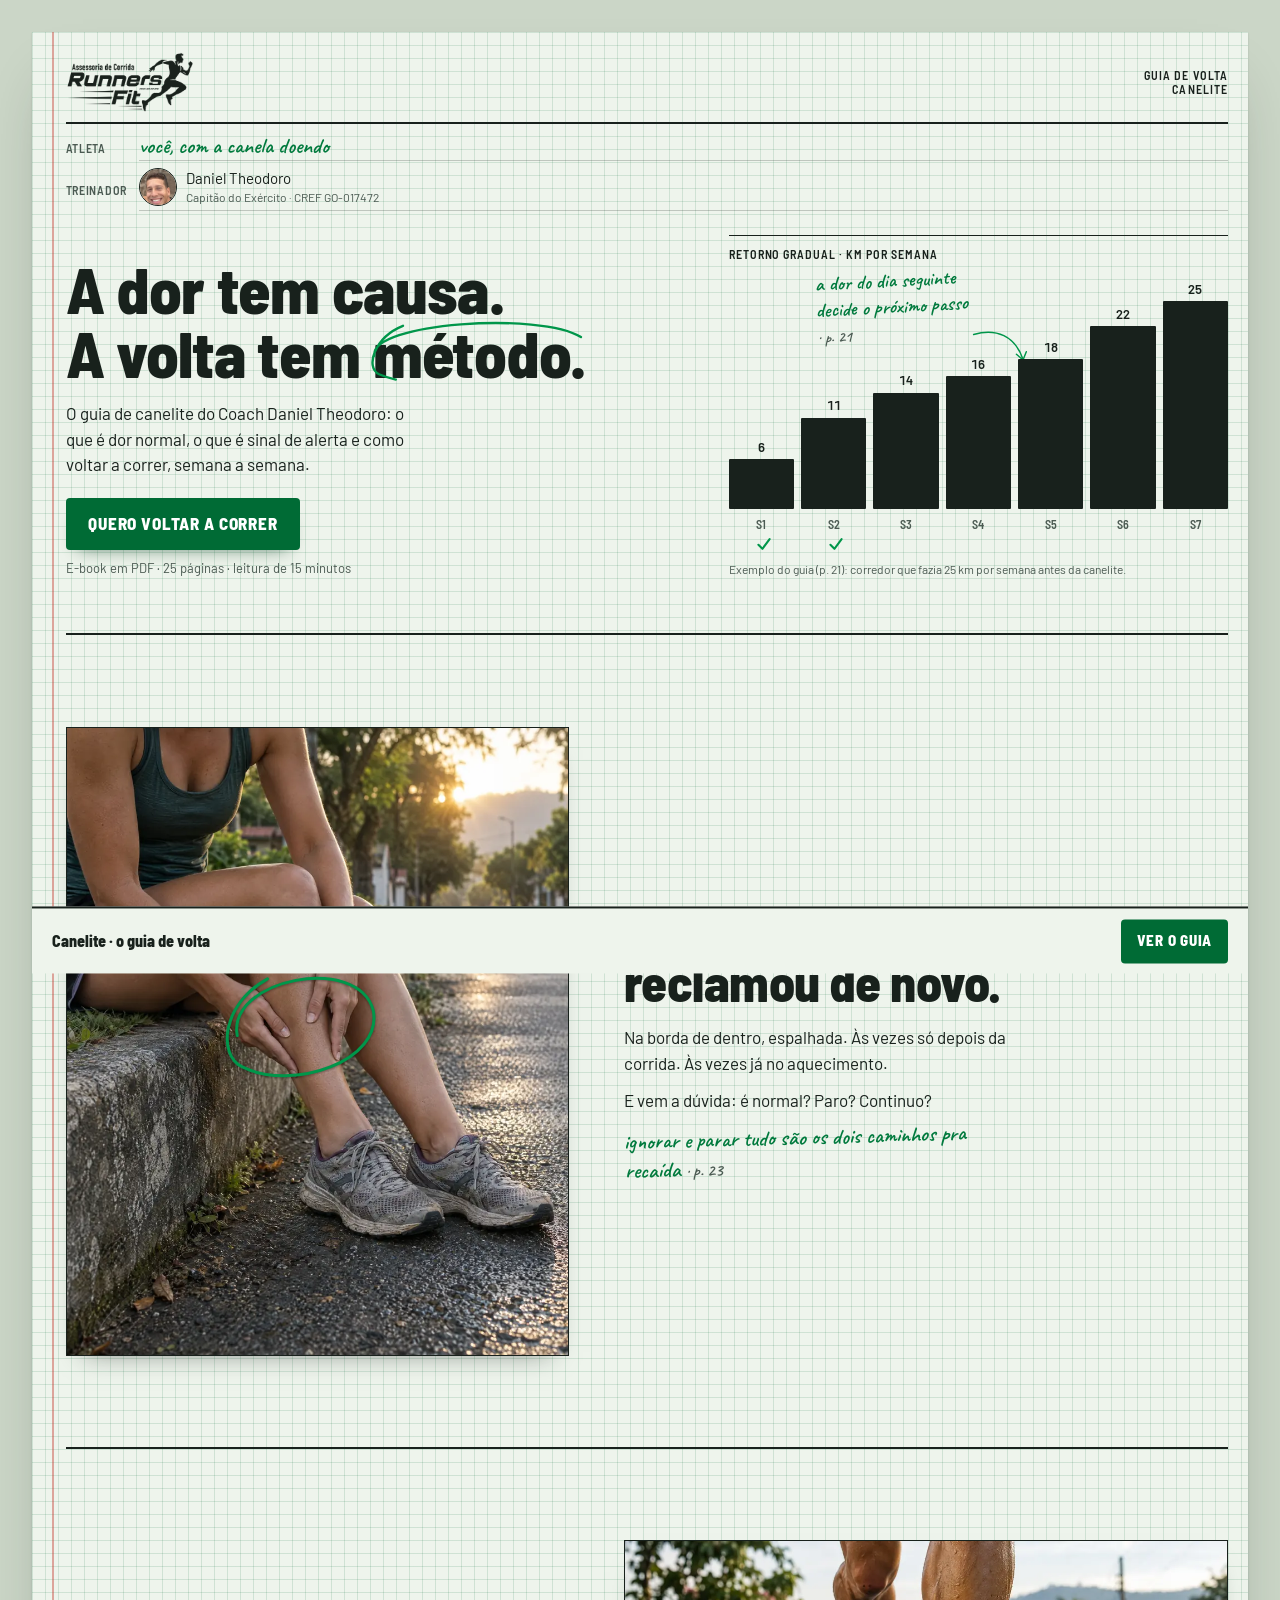
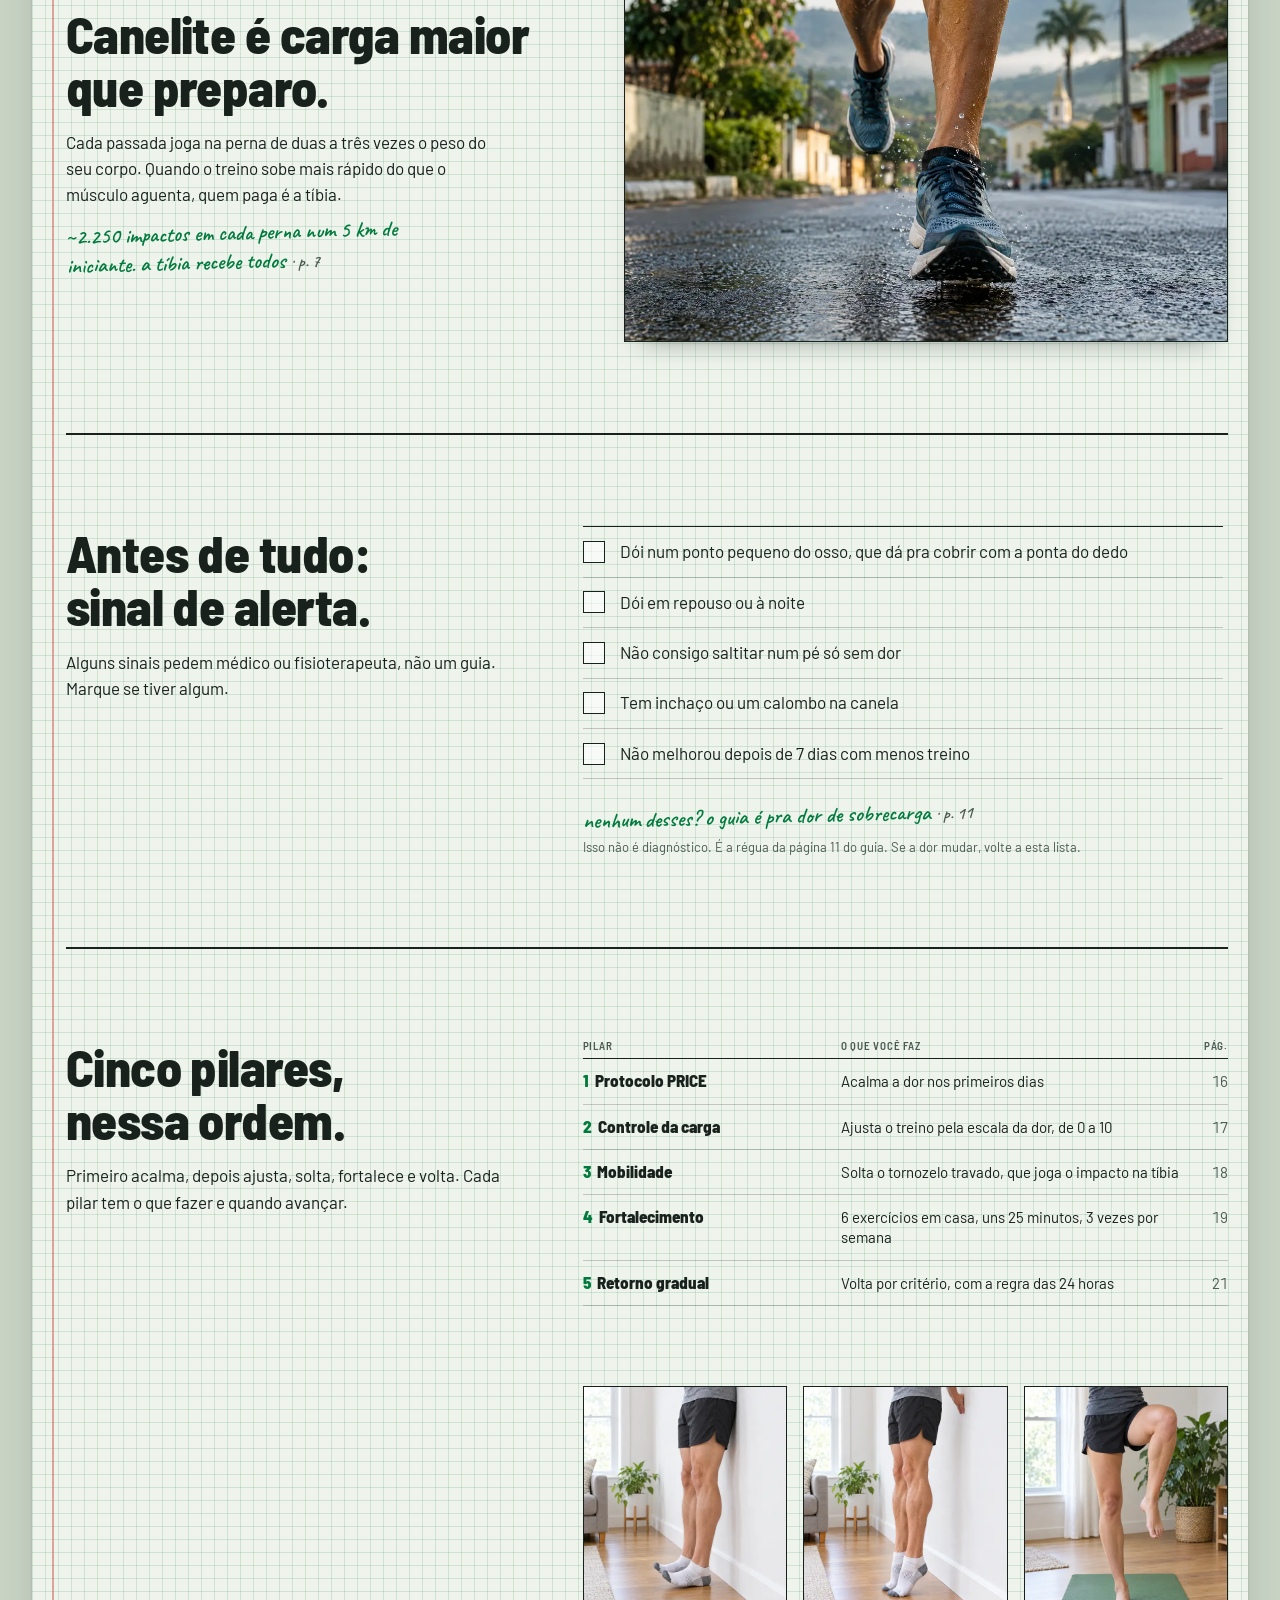
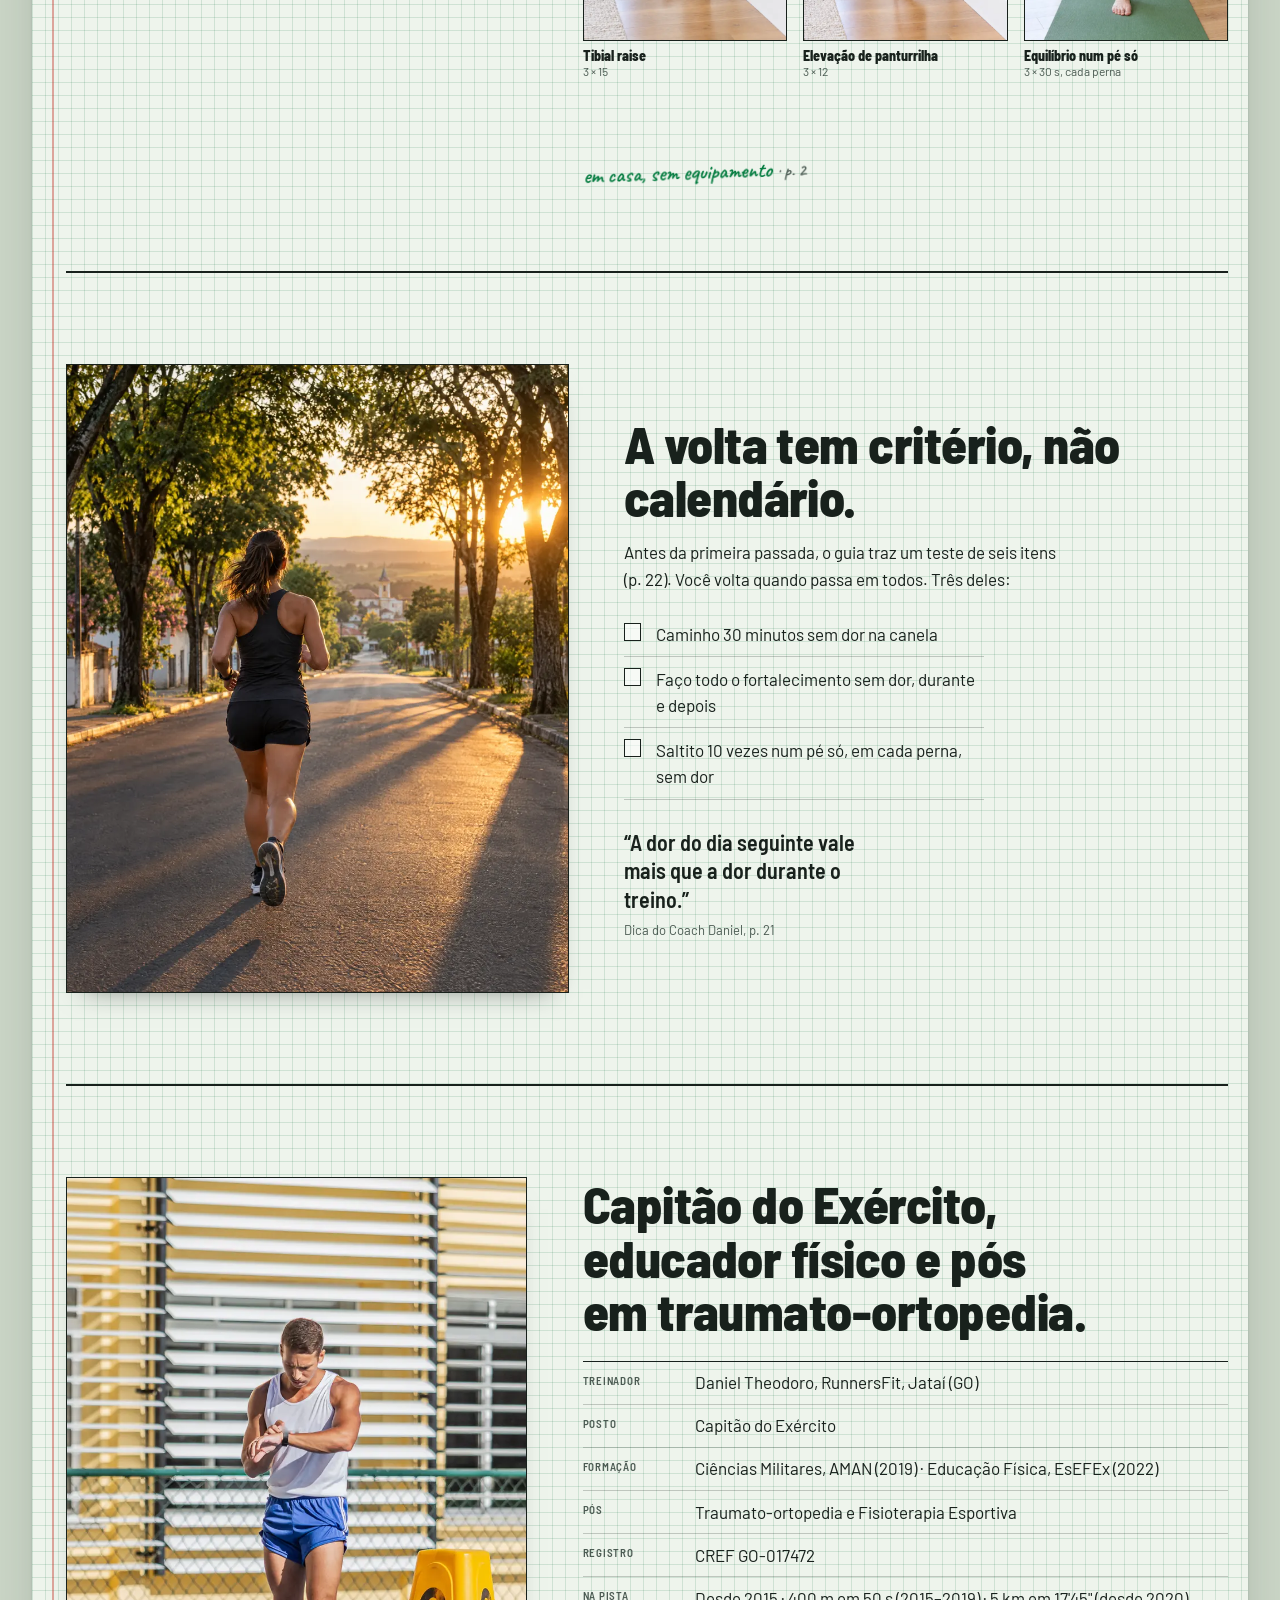
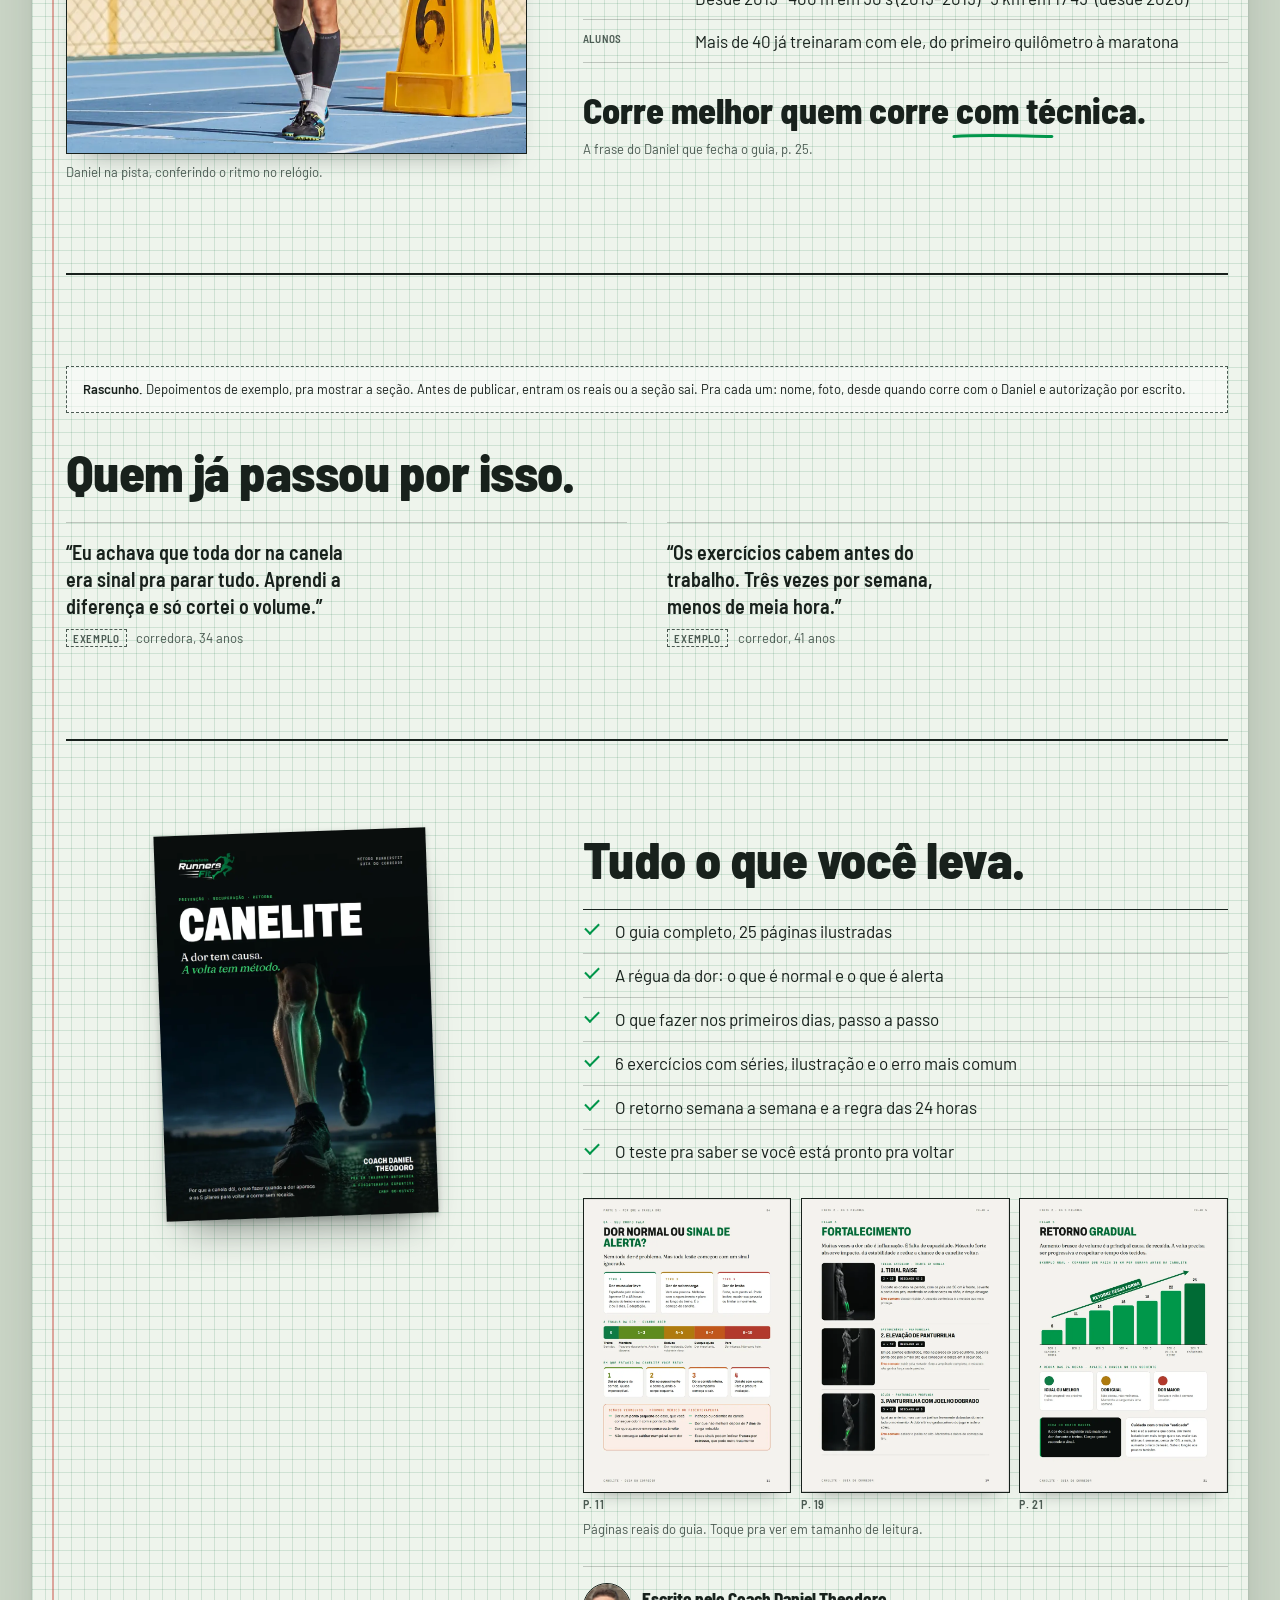
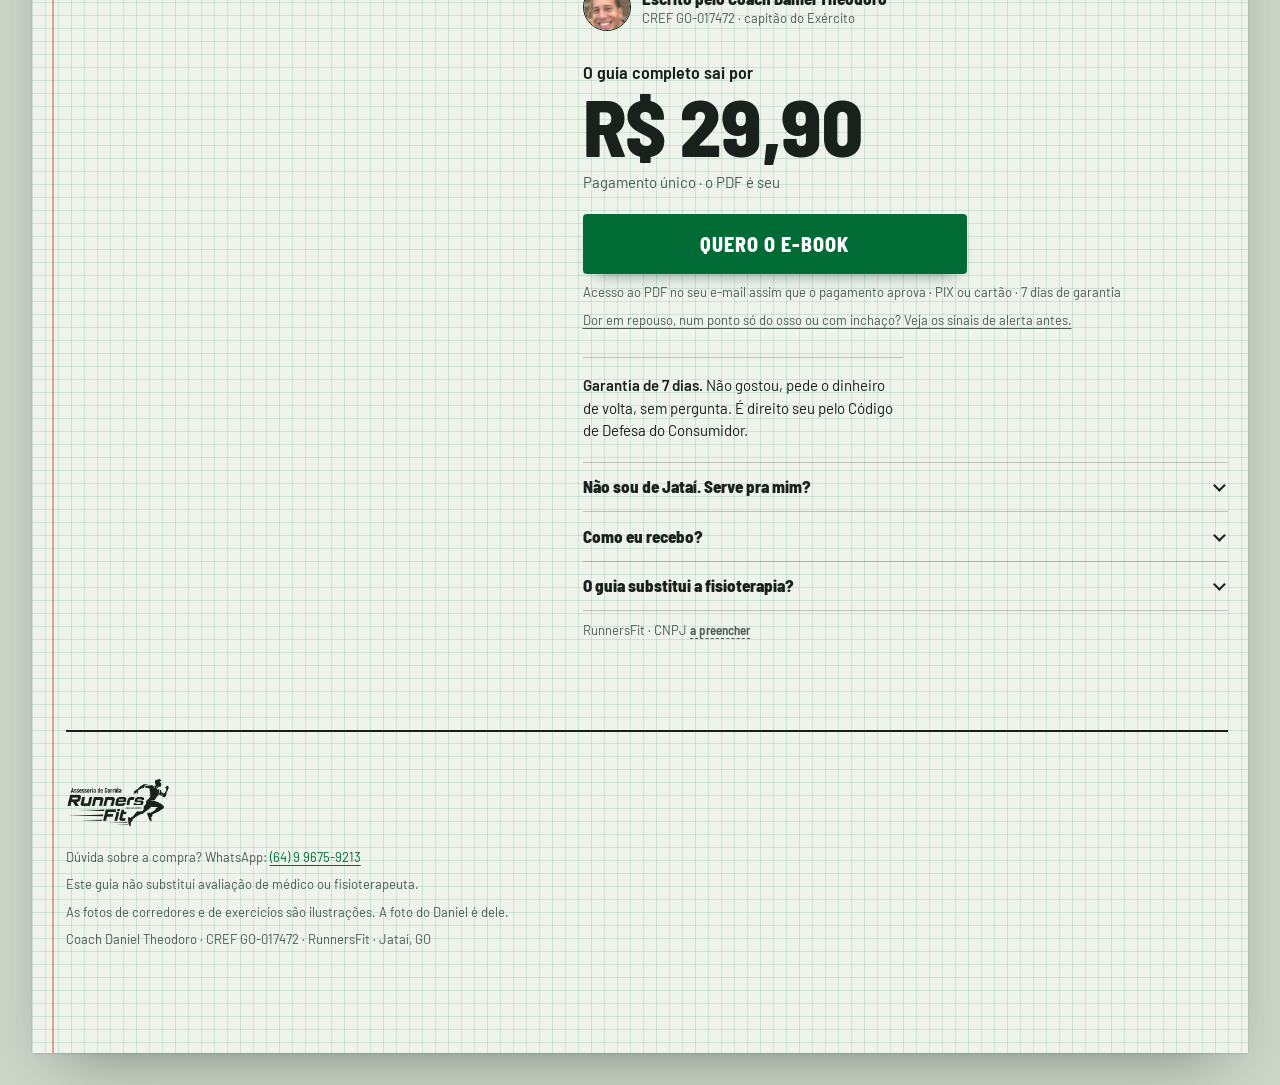
<file: runnersfit-canelite/index.html>
<!doctype html>
<html lang="pt-BR">
<head>
<meta charset="utf-8">
<meta name="viewport" content="width=device-width, initial-scale=1, viewport-fit=cover">
<title>Canelite: o método RunnersFit · guia do Coach Daniel Theodoro</title>
<meta name="description" content="A dor tem causa. A volta tem método. O guia de canelite do Coach Daniel Theodoro: o que é dor normal, o que é sinal de alerta e como voltar a correr, semana a semana. E-book em PDF, 25 páginas.">
<meta name="robots" content="noindex">
<meta name="theme-color" content="#EEF4EC">
<meta property="og:type" content="product">
<meta property="og:url" content="https://pedrohmsr94.github.io/carioca-apresentacoes/runnersfit-canelite/">
<meta property="og:title" content="Canelite: o método RunnersFit">
<meta property="og:description" content="A dor tem causa. A volta tem método. O guia de canelite do Coach Daniel Theodoro.">
<meta property="og:image" content="https://pedrohmsr94.github.io/carioca-apresentacoes/runnersfit-canelite/assets/img/og-canelite.jpg">
<meta property="og:image:width" content="1200">
<meta property="og:image:height" content="630">
<link rel="preload" href="assets/fontes/barlow-semi-condensed-800-latin.woff2" as="font" type="font/woff2" crossorigin>
<link rel="icon" href="assets/img/logo.webp">
<link rel="stylesheet" href="assets/fontes/fontes.css">
<link rel="stylesheet" href="estilo.css?v=83dffdfa">
</head>
<body>
<a class="pular" href="#oferta">Pular pro preço</a>

<div class="papel">
<main class="folha">

  <!-- abertura -->
  <header class="abertura">
    <div class="cabecalho">
      <img class="logo" src="assets/img/logo-tinta.webp" alt="RunnersFit, assessoria de corrida" width="360" height="169">
      <p class="titulo-folha">Guia de volta<br>Canelite</p>
    </div>
    <dl class="campos">
      <dt>Atleta</dt><dd><span class="caneta">você, com a canela doendo</span></dd>
      <dt class="dt-treinador">Treinador</dt><dd class="treinador"><img class="rosto" src="assets/img/daniel-rosto.webp" alt="" width="192" height="192"><span>Daniel Theodoro<small>Capitão do Exército · CREF GO-017472</small></span></dd>
    </dl>

    <div class="abertura-corpo">
      <div class="abertura-texto">
        <h1><span class="frase">A dor tem causa.</span> <span class="frase">A volta tem <span class="circulado">método.<svg viewBox="0 0 100 40" preserveAspectRatio="none" aria-hidden="true"><path pathLength="1" d="M6 22 C 4 6, 92 2, 96 18 C 99 33, 30 40, 8 30 C 2 27, 6 14, 18 9"/></svg></span></span></h1>
        <p class="lead">O guia de canelite do Coach Daniel Theodoro: o que é dor normal, o que é sinal de alerta e como voltar a correr, semana a semana.</p>
        <a class="botao" href="#t-alerta" data-local="abertura">Quero voltar a correr</a>
        <p class="miudo">E-book em PDF · 25 páginas · leitura de 15 minutos</p>
      </div>

      <figure class="plano" aria-labelledby="plano-legenda">
        <p class="plano-titulo">Retorno gradual · km por semana</p>
        <div class="plano-grafico" role="img" aria-label="Exemplo do guia: 6, 11, 14, 16, 18, 22 e 25 km por semana, da semana 1 à 7">
          <span class="nota nota-plano" aria-hidden="true">a dor do dia seguinte decide o próximo passo <span>· p. 21</span></span>
          <svg class="seta seta-plano" viewBox="0 0 70 46" aria-hidden="true"><path d="M2 8 C 30 0, 52 10, 62 38 M54 32 L62 39 L66 29"/></svg>
          <ol class="barras">
            <li style="--h:24%"><b>6</b><span>S1</span></li>
            <li style="--h:44%"><b>11</b><span>S2</span></li>
            <li style="--h:56%"><b>14</b><span>S3</span></li>
            <li style="--h:64%"><b>16</b><span>S4</span></li>
            <li style="--h:72%"><b>18</b><span>S5</span></li>
            <li style="--h:88%"><b>22</b><span>S6</span></li>
            <li style="--h:100%"><b>25</b><span>S7</span></li>
          </ol>
          <svg class="visto visto-1" viewBox="0 0 20 20" aria-hidden="true"><path d="M3 11 L8 16 L17 4"/></svg>
          <svg class="visto visto-2" viewBox="0 0 20 20" aria-hidden="true"><path d="M3 11 L8 16 L17 4"/></svg>
        </div>
        <figcaption id="plano-legenda">Exemplo do guia (p. 21): corredor que fazia 25 km por semana antes da canelite.</figcaption>
      </figure>
    </div>
  </header>

  <!-- a dor -->
  <section class="bloco bloco-foto" aria-labelledby="t-dor">
    <figure class="foto foto-marcada">
      <img src="assets/img/foto-dor.webp" alt="Corredora sentada no meio-fio depois do treino, apertando a borda de dentro da canela" width="900" height="1125" loading="lazy">
      <svg class="marca-foto" viewBox="0 0 100 100" preserveAspectRatio="none" aria-hidden="true"><path d="M34 49 C 32 40, 58 36, 61 45 C 63 53, 45 58, 35 54 C 30 52, 31 44, 40 40"/></svg>
    </figure>
    <div class="bloco-texto">
      <h2 id="t-dor">Terminou o treino e a canela reclamou de novo.</h2>
      <p>Na borda de dentro, espalhada. Às vezes só depois da corrida. Às vezes já no aquecimento.</p>
      <p>E vem a dúvida: é normal? Paro? Continuo?</p>
      <p class="nota nota-bloco">ignorar e parar tudo são os dois caminhos pra recaída <span>· p. 23</span></p>
    </div>
  </section>

  <!-- por que dói -->
  <section class="bloco bloco-foto bloco-inverso" aria-labelledby="t-causa">
    <figure class="foto">
      <img src="assets/img/foto-passada.webp" alt="Pernas de um corredor na passada, no asfalto molhado de uma rua de cidade do interior" width="1200" height="797" loading="lazy">
    </figure>
    <div class="bloco-texto">
      <h2 id="t-causa">Canelite é carga maior que preparo.</h2>
      <p>Cada passada joga na perna de duas a três vezes o peso do seu corpo. Quando o treino sobe mais rápido do que o músculo aguenta, quem paga é a tíbia.</p>
      <p class="nota nota-bloco">~2.250 impactos em cada perna num 5 km de iniciante. a tíbia recebe todos <span>· p. 7</span></p>
    </div>
  </section>

  <!-- sinais de alerta -->
  <section class="bloco bloco-alerta" aria-labelledby="t-alerta">
    <div class="bloco-texto">
      <h2 id="t-alerta">Antes de tudo: sinal de alerta.</h2>
      <p>Alguns sinais pedem médico ou fisioterapeuta, não um guia. Marque se tiver algum.</p>
    </div>
    <form class="sinais" onsubmit="return false" aria-describedby="sinais-nota">
      <fieldset>
        <legend class="sr-only">Sinais de alerta</legend>
        <label><input type="checkbox" name="sinal" value="ponto"><span class="caixa" aria-hidden="true"></span><span>Dói num ponto pequeno do osso, que dá pra cobrir com a ponta do dedo</span></label>
        <label><input type="checkbox" name="sinal" value="repouso"><span class="caixa" aria-hidden="true"></span><span>Dói em repouso ou à noite</span></label>
        <label><input type="checkbox" name="sinal" value="saltito"><span class="caixa" aria-hidden="true"></span><span>Não consigo saltitar num pé só sem dor</span></label>
        <label><input type="checkbox" name="sinal" value="inchaco"><span class="caixa" aria-hidden="true"></span><span>Tem inchaço ou um calombo na canela</span></label>
        <label><input type="checkbox" name="sinal" value="7dias"><span class="caixa" aria-hidden="true"></span><span>Não melhorou depois de 7 dias com menos treino</span></label>
      </fieldset>
      <p class="nota nota-livre">nenhum desses? o guia é pra dor de sobrecarga <span>· p. 11</span></p>
      <p class="aviso-alerta"><b>Com esse sinal, procure avaliação antes de qualquer exercício.</b> Pode ser fratura por estresse, que pede outro tratamento. Mostre esta lista pro médico ou fisioterapeuta.</p>
      <p class="miudo" id="sinais-nota">Isso não é diagnóstico. É a régua da página 11 do guia. Se a dor mudar, volte a esta lista.</p>
      <p class="sr-only" aria-live="polite" id="sinais-falado"></p>
    </form>
  </section>

  <!-- o método -->
  <section class="bloco bloco-metodo" aria-labelledby="t-metodo">
    <div class="bloco-texto">
      <h2 id="t-metodo">Cinco pilares, nessa ordem.</h2>
      <p>Primeiro acalma, depois ajusta, solta, fortalece e volta. Cada pilar tem o que fazer e quando avançar.</p>
    </div>
    <table class="pilares">
      <thead><tr><th scope="col">Pilar</th><th scope="col">O que você faz</th><th scope="col">Pág.</th></tr></thead>
      <tbody>
        <tr><th scope="row"><span>1</span>Protocolo PRICE</th><td>Acalma a dor nos primeiros dias</td><td>16</td></tr>
        <tr><th scope="row"><span>2</span>Controle da carga</th><td>Ajusta o treino pela escala da dor, de 0 a 10</td><td>17</td></tr>
        <tr><th scope="row"><span>3</span>Mobilidade</th><td>Solta o tornozelo travado, que joga o impacto na tíbia</td><td>18</td></tr>
        <tr><th scope="row"><span>4</span>Fortalecimento</th><td>6 exercícios em casa, uns 25 minutos, 3 vezes por semana</td><td>19</td></tr>
        <tr><th scope="row"><span>5</span>Retorno gradual</th><td>Volta por critério, com a regra das 24 horas</td><td>21</td></tr>
      </tbody>
    </table>
    <div class="exercicios">
      <figure><img src="assets/img/ex-tibial.webp" alt="Exercício tibial raise: costas na parede, levantando a ponta dos pés" width="600" height="750" loading="lazy"><figcaption><b>Tibial raise</b> 3 × 15</figcaption></figure>
      <figure><img src="assets/img/ex-panturrilha.webp" alt="Elevação de panturrilha no chão, joelhos estendidos, com a mão na parede" width="600" height="750" loading="lazy"><figcaption><b>Elevação de panturrilha</b> 3 × 12</figcaption></figure>
      <figure><img src="assets/img/ex-equilibrio.webp" alt="Equilíbrio num pé só, com o joelho na altura do quadril" width="600" height="750" loading="lazy"><figcaption><b>Equilíbrio num pé só</b> 3 × 30 s, cada perna</figcaption></figure>
    </div>
    <p class="nota nota-exercicios">em casa, sem equipamento <span>· p. 2</span></p>
  </section>

  <!-- a volta -->
  <section class="bloco bloco-foto" aria-labelledby="t-volta">
    <figure class="foto">
      <img src="assets/img/foto-volta.webp" alt="Corredora de costas, correndo numa avenida arborizada ao nascer do sol" width="900" height="1125" loading="lazy">
    </figure>
    <div class="bloco-texto">
      <h2 id="t-volta">A volta tem critério, não calendário.</h2>
      <p>Antes da primeira passada, o guia traz um teste de seis itens (p. 22). Você volta quando passa em todos. Três deles:</p>
      <ul class="checklist">
        <li>Caminho 30 minutos sem dor na canela</li>
        <li>Faço todo o fortalecimento sem dor, durante e depois</li>
        <li>Saltito 10 vezes num pé só, em cada perna, sem dor</li>
      </ul>
      <blockquote class="citacao">
        <p>“A dor do dia seguinte vale mais que a dor durante o treino.”</p>
        <footer>Dica do Coach Daniel, p. 21</footer>
      </blockquote>
    </div>
  </section>

  <!-- quem assina -->
  <section class="bloco bloco-autor" aria-labelledby="t-autor">
    <figure class="foto foto-autor">
      <img src="assets/img/daniel-pista.webp" alt="Daniel Theodoro na pista de atletismo, conferindo o ritmo no relógio" width="800" height="1000" loading="lazy">
      <figcaption>Daniel na pista, conferindo o ritmo no relógio.</figcaption>
    </figure>
    <div class="bloco-texto">
      <h2 id="t-autor">Capitão do Exército, educador físico e pós em traumato-ortopedia.</h2>
      <dl class="ficha">
        <div><dt>Treinador</dt><dd>Daniel Theodoro, RunnersFit, Jataí (GO)</dd></div>
        <div><dt>Posto</dt><dd>Capitão do Exército</dd></div>
        <div><dt>Formação</dt><dd>Ciências Militares, AMAN (2019) · Educação Física, EsEFEx (2022)</dd></div>
        <div><dt>Pós</dt><dd>Traumato-ortopedia e Fisioterapia Esportiva</dd></div>
        <div><dt>Registro</dt><dd>CREF GO-017472</dd></div>
        <div><dt>Na pista</dt><dd>Desde 2015 · 400 m em 50 s (2015–2019) · 5 km em 17'45" (desde 2020)</dd></div>
        <div><dt>Alunos</dt><dd>Mais de 40 já treinaram com ele, do primeiro quilômetro à maratona</dd></div>
      </dl>
      <p class="lema">Corre melhor quem corre <span class="sublinhado">com técnica.<svg viewBox="0 0 100 10" preserveAspectRatio="none" aria-hidden="true"><path pathLength="1" d="M1 6 C 25 3, 60 9, 99 4"/></svg></span></p>
      <p class="miudo">A frase do Daniel que fecha o guia, p. 25.</p>
    </div>
  </section>

  <!-- depoimentos de exemplo -->
  <section class="bloco bloco-relatos" aria-labelledby="t-relatos">
    <p class="rascunho"><b>Rascunho.</b> Depoimentos de exemplo, pra mostrar a seção. Antes de publicar, entram os reais ou a seção sai. Pra cada um: nome, foto, desde quando corre com o Daniel e autorização por escrito.</p>
    <h2 id="t-relatos">Quem já passou por isso.</h2>
    <div class="relatos">
      <figure><blockquote><p>Eu achava que toda dor na canela era sinal pra parar tudo. Aprendi a diferença e só cortei o volume.</p></blockquote><figcaption><span class="exemplo">exemplo</span> corredora, 34 anos</figcaption></figure>
      <figure><blockquote><p>Os exercícios cabem antes do trabalho. Três vezes por semana, menos de meia hora.</p></blockquote><figcaption><span class="exemplo">exemplo</span> corredor, 41 anos</figcaption></figure>
    </div>
  </section>

  <!-- oferta -->
  <section class="bloco bloco-oferta" id="oferta" aria-labelledby="t-oferta">
    <div class="oferta-produto">
      <img class="capa" src="assets/img/pg-capa.webp" alt="Capa do e-book Canelite: o método RunnersFit" width="760" height="1075" loading="lazy">
    </div>
    <div class="oferta-corpo">
      <h2 id="t-oferta">Tudo o que você leva.</h2>
      <ul class="leva">
        <li>O guia completo, 25 páginas ilustradas</li>
        <li>A régua da dor: o que é normal e o que é alerta</li>
        <li>O que fazer nos primeiros dias, passo a passo</li>
        <li>6 exercícios com séries, ilustração e o erro mais comum</li>
        <li>O retorno semana a semana e a regra das 24 horas</li>
        <li>O teste pra saber se você está pronto pra voltar</li>
      </ul>
      <div class="por-dentro">
        <a href="assets/img/pg-11-alerta-g.webp" target="_blank" rel="noopener"><img src="assets/img/pg-11-alerta.webp" alt="Página 11 do guia: dor normal ou sinal de alerta" width="760" height="1075" loading="lazy"><span>p. 11</span></a>
        <a href="assets/img/pg-19-forca-g.webp" target="_blank" rel="noopener"><img src="assets/img/pg-19-forca.webp" alt="Página 19 do guia: exercícios de fortalecimento" width="760" height="1075" loading="lazy"><span>p. 19</span></a>
        <a href="assets/img/pg-21-retorno-g.webp" target="_blank" rel="noopener"><img src="assets/img/pg-21-retorno.webp" alt="Página 21 do guia: o retorno gradual e a regra das 24 horas" width="760" height="1075" loading="lazy"><span>p. 21</span></a>
      </div>
      <p class="miudo">Páginas reais do guia. Toque pra ver em tamanho de leitura.</p>
      <p class="assinatura"><img class="rosto" src="assets/img/daniel-rosto.webp" alt="" width="192" height="192" loading="lazy"><span>Escrito pelo Coach Daniel Theodoro<small>CREF GO-017472 · capitão do Exército</small></span></p>
      <div class="valor">
        <p class="valor-rotulo" data-estado="publico lista">O guia completo sai por</p>
        <p class="valor-preco" data-estado="publico">R$&nbsp;29,90</p>
        <p class="valor-preco" data-estado="lista" hidden><s>R$&nbsp;29,90</s> R$&nbsp;19,90</p>
        <p class="valor-nota" data-estado="lista" hidden>Preço do grupo até <span data-prazo>25/11, às 23h59</span>.</p>
        <p class="valor-preco valor-espera" data-estado="espera" hidden>Abre em <span data-abertura>23/11</span></p>
        <p class="valor-nota" data-estado="espera" hidden>No grupo, R$&nbsp;19,90 até <span data-prazo>25/11, às 23h59</span>. Depois, R$&nbsp;29,90.</p>
        <p class="valor-uma-vez" data-estado="publico lista">Pagamento único · o PDF é seu</p>
        <a class="botao botao-grande" href="#oferta" data-comprar data-local="oferta"><span data-estado="publico lista">Quero o e-book</span><span data-estado="espera" hidden>Quero entrar no grupo</span></a>
        <p class="miudo" data-estado="publico lista">Acesso ao PDF no seu e-mail assim que o pagamento aprova · PIX ou cartão · 7 dias de garantia</p>
        <p class="miudo volta-alerta" data-estado="publico lista"><a href="#t-alerta" data-local="oferta-alerta">Dor em repouso, num ponto só do osso ou com inchaço? Veja os sinais de alerta antes.</a></p>
        <p class="miudo" data-estado="espera" hidden>Entra no grupo de avisos do WhatsApp · aviso no dia da abertura · sai quando quiser</p>
      </div>
      <p class="garantia"><b>Garantia de 7 dias.</b> Não gostou, pede o dinheiro de volta, sem pergunta. É direito seu pelo Código de Defesa do Consumidor.</p>
      <details><summary>Não sou de Jataí. Serve pra mim?</summary><p>Serve. O guia é pra corredor de qualquer cidade. Só a assessoria é presencial.</p></details>
      <details><summary>Como eu recebo?</summary><p>Assim que o pagamento aprova, o acesso ao PDF chega no seu e-mail. Abre no celular, sem instalar nada.</p></details>
      <details><summary>O guia substitui a fisioterapia?</summary><p>Não. Ele é pra dor de sobrecarga. Dor forte, em repouso ou com inchaço pede avaliação.</p></details>
      <p class="miudo">RunnersFit · CNPJ <span class="pendente">a preencher</span></p>
    </div>
  </section>

</main>

<footer class="rodape">
  <img src="assets/img/logo-tinta.webp" alt="RunnersFit" width="360" height="169" loading="lazy">
  <p>Dúvida sobre a compra? WhatsApp: <a href="https://wa.me/5564996759213?text=Oi%2C%20Daniel!%20Tenho%20uma%20d%C3%BAvida%20sobre%20o%20e-book%20da%20canelite." data-local="rodape-whatsapp">(64) 9 9675-9213</a></p>
  <p>Este guia não substitui avaliação de médico ou fisioterapeuta.</p>
  <p>As fotos de corredores e de exercícios são ilustrações. A foto do Daniel é dele.</p>
  <p>Coach Daniel Theodoro · CREF GO-017472 · RunnersFit · Jataí, GO</p>
</footer>
</div>

<div class="barra" id="barra" aria-hidden="true">
  <p>Canelite · o guia de volta</p>
  <a class="botao" href="#oferta" data-local="barra" tabindex="-1">Ver o guia</a>
</div>

<p class="aviso-toast" id="toast" role="status" hidden></p>

<script src="pagina.js?v=1ea45273" defer></script>
</body>
</html>
</file>
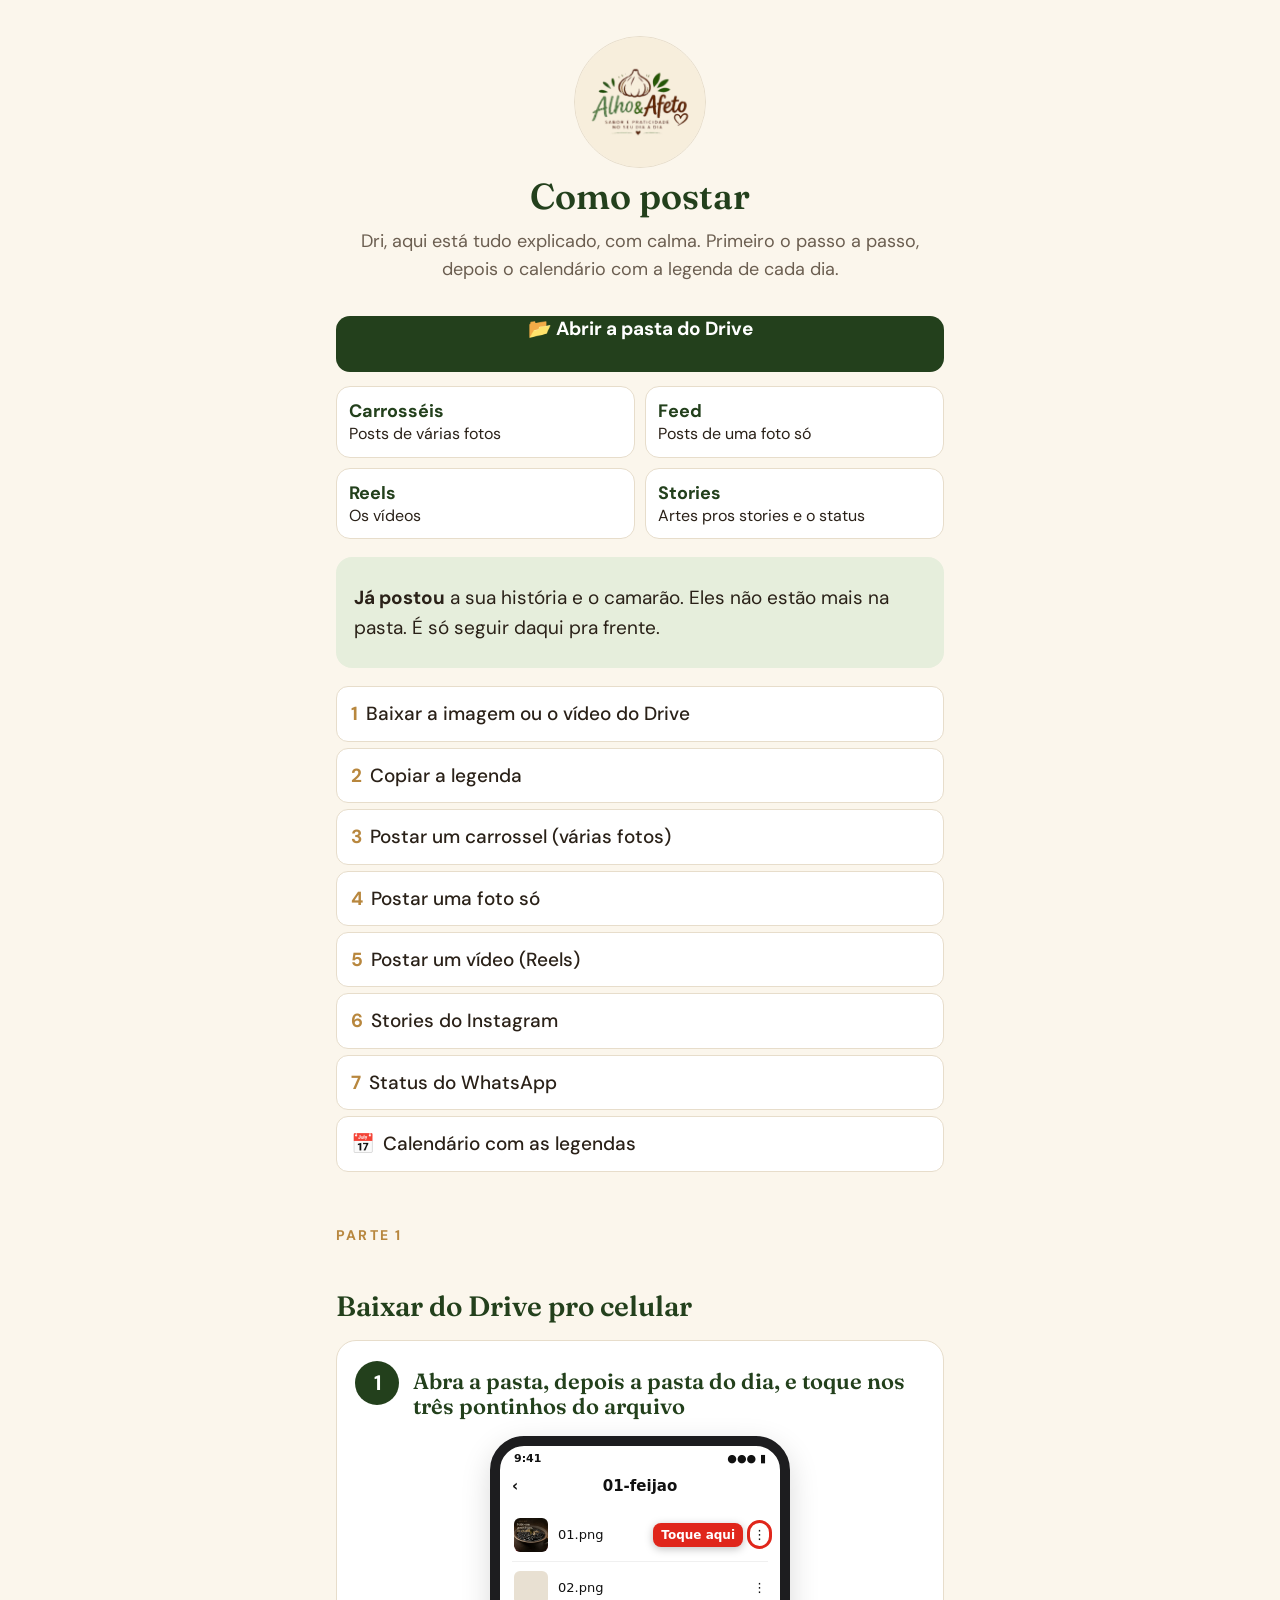
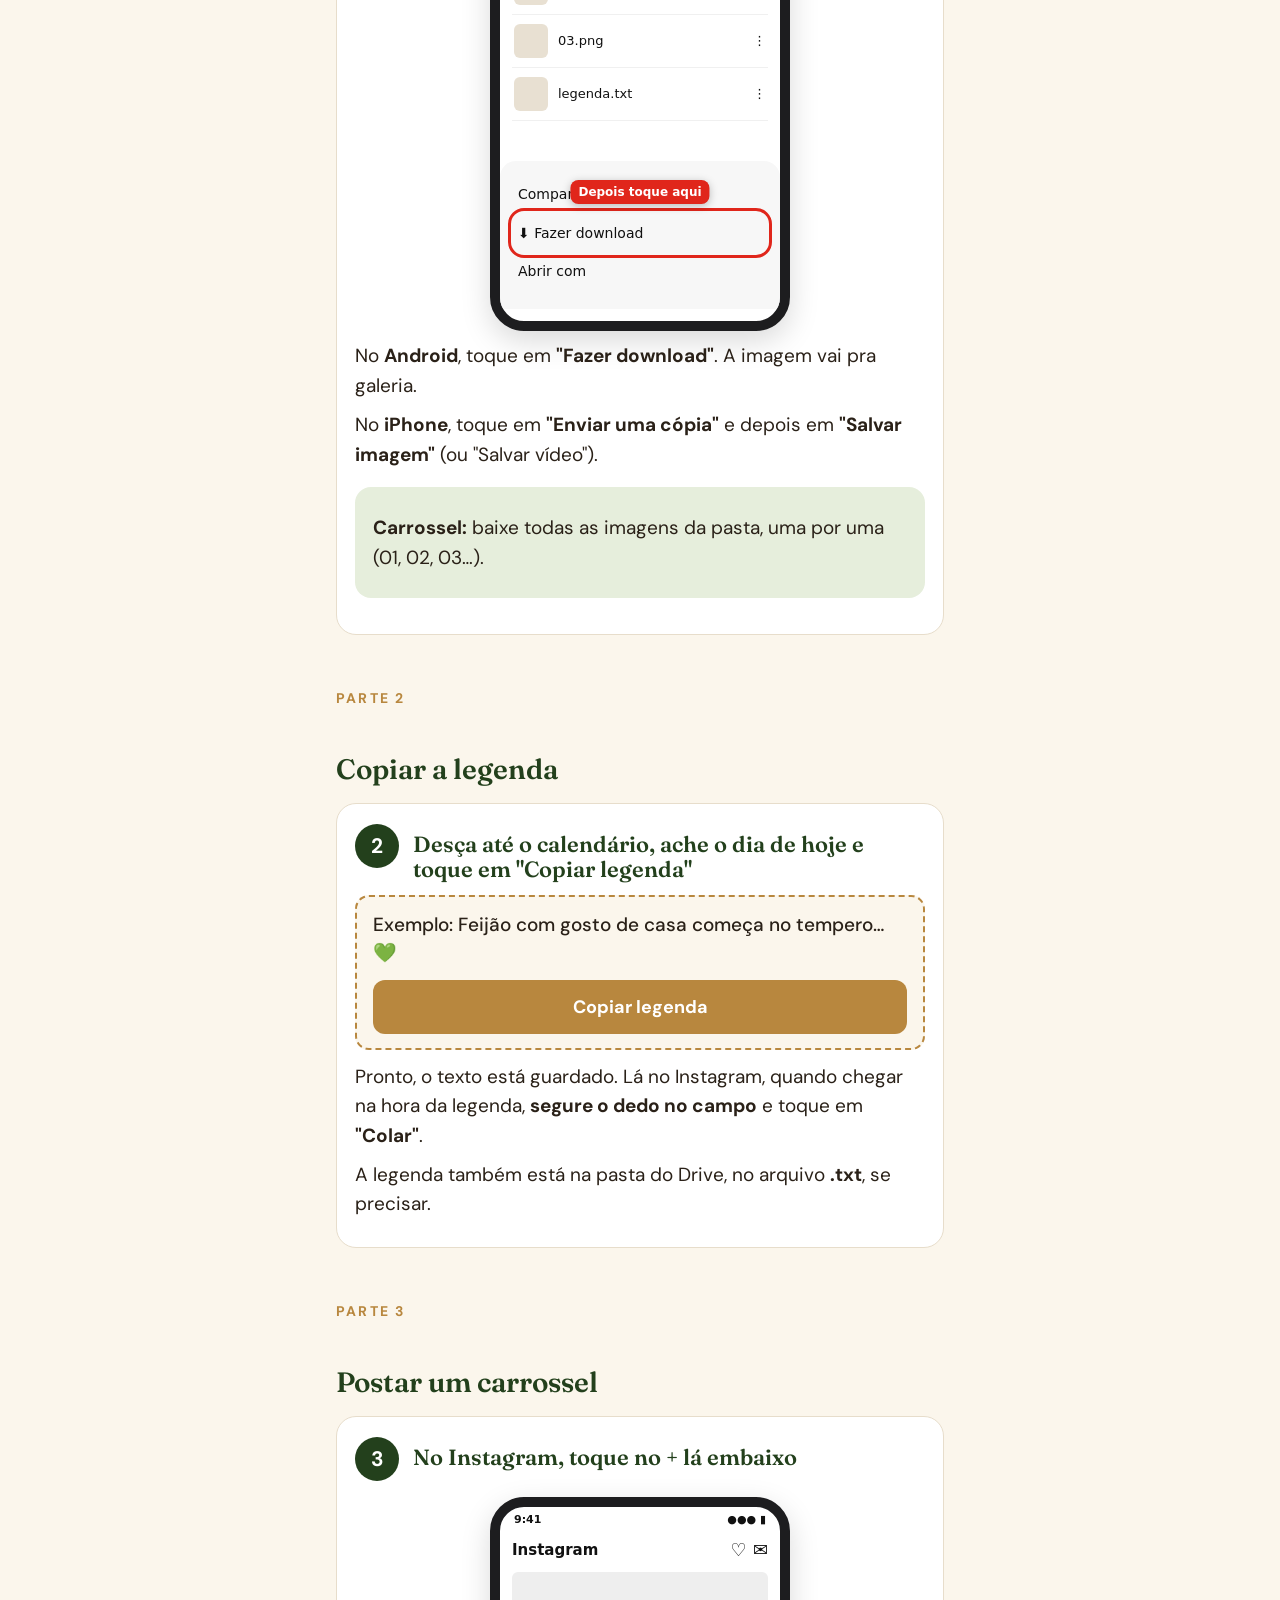
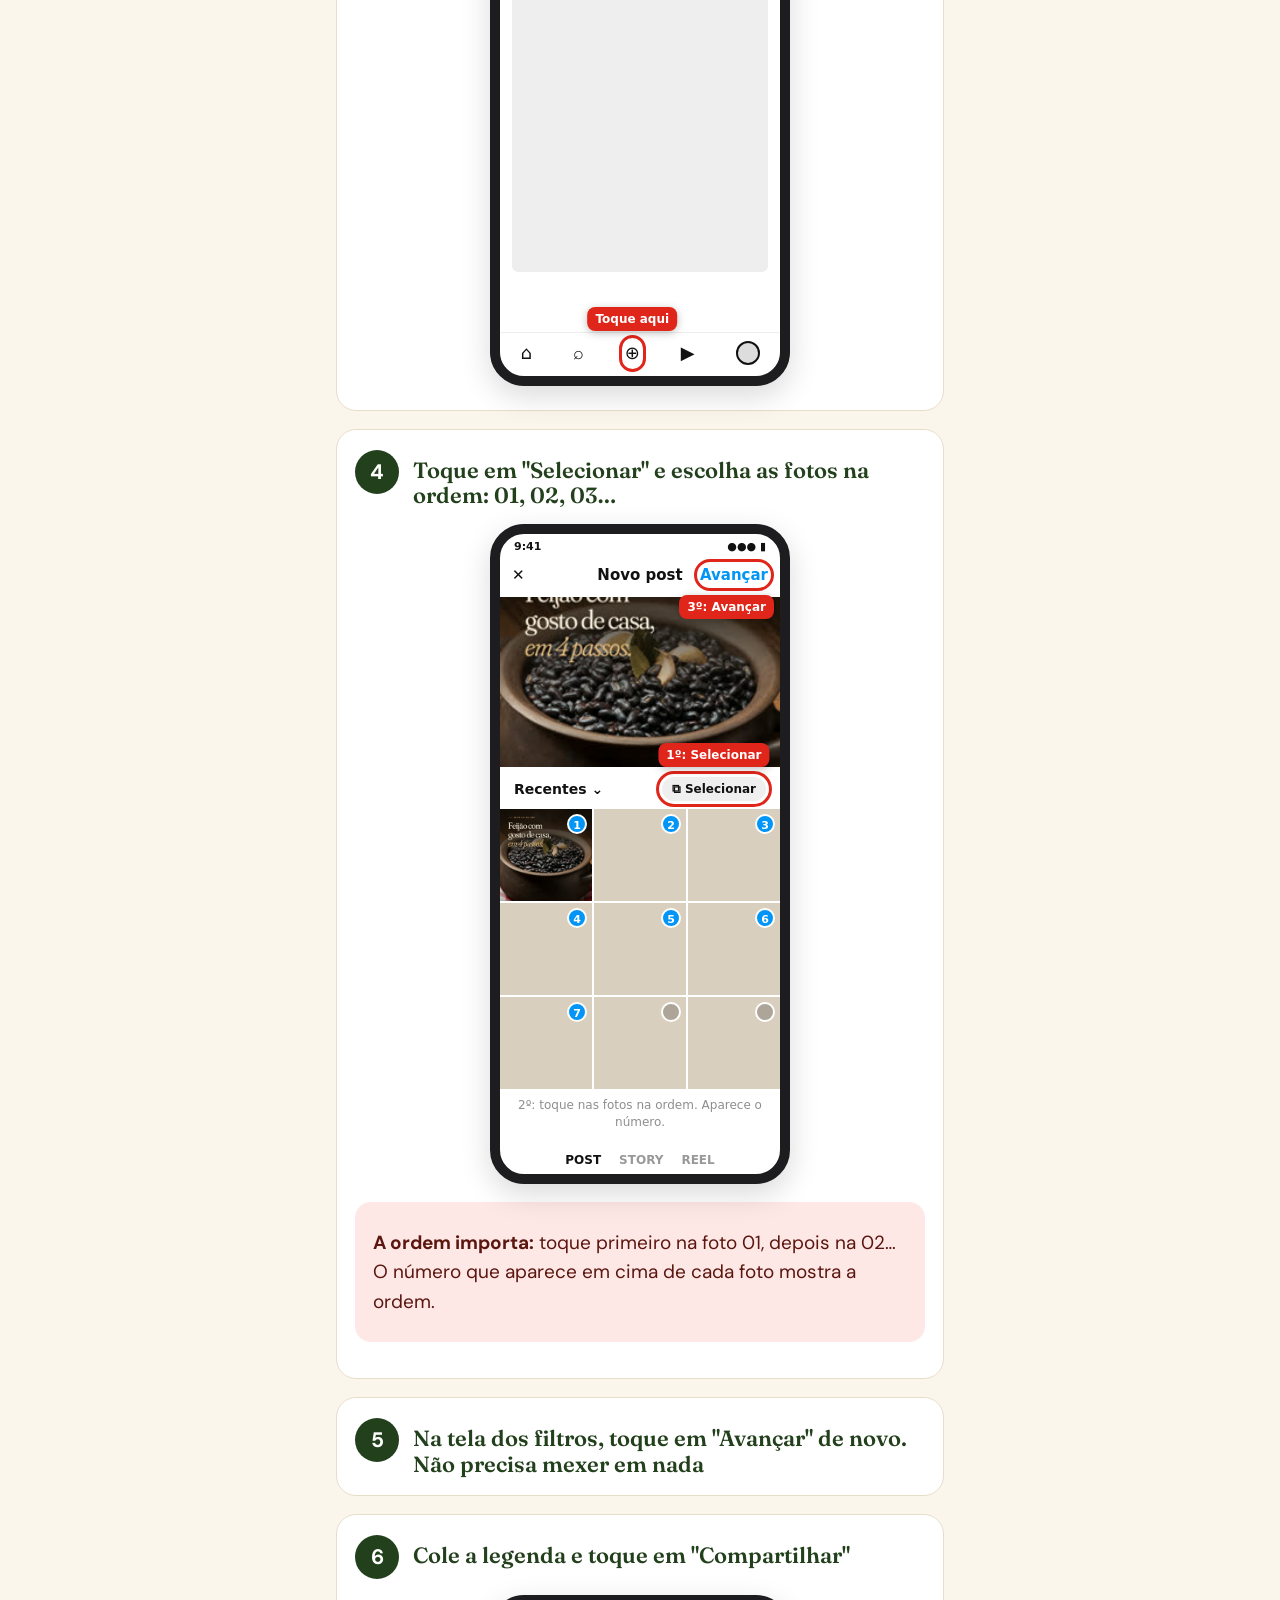
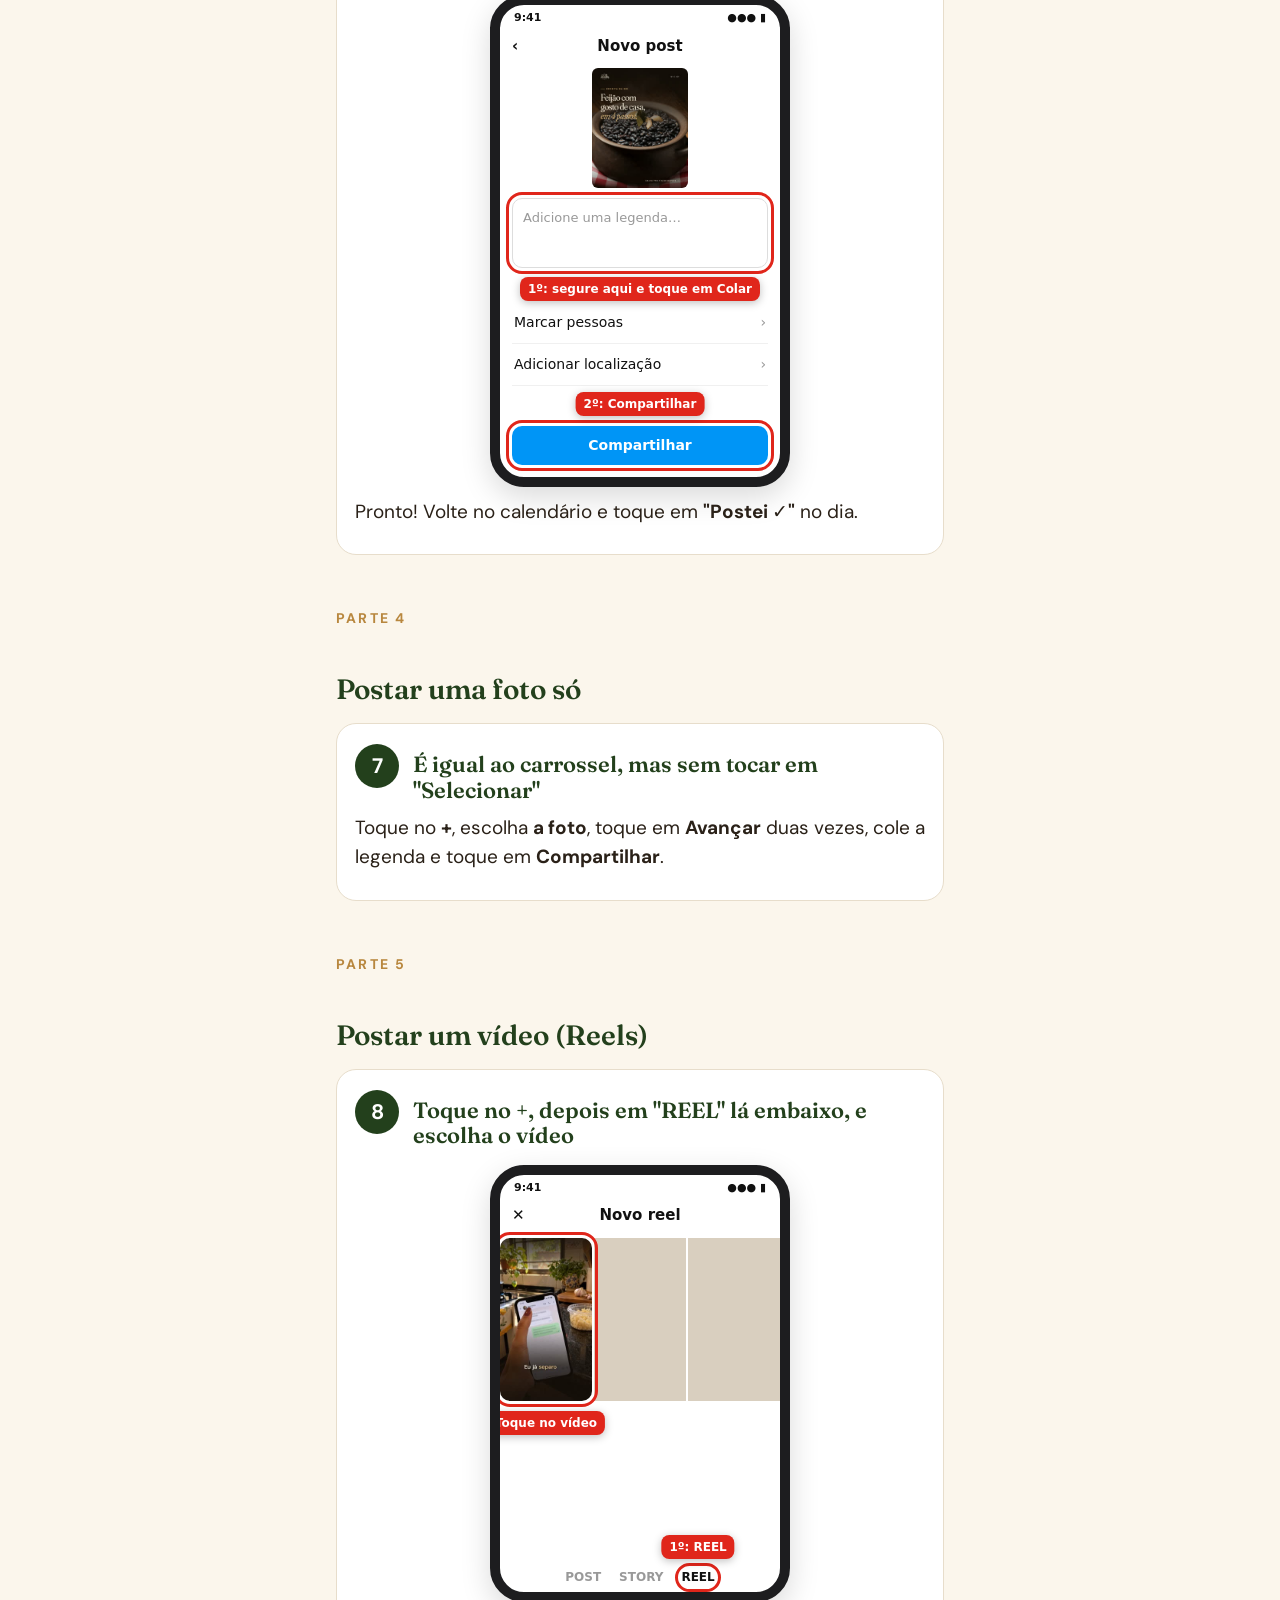
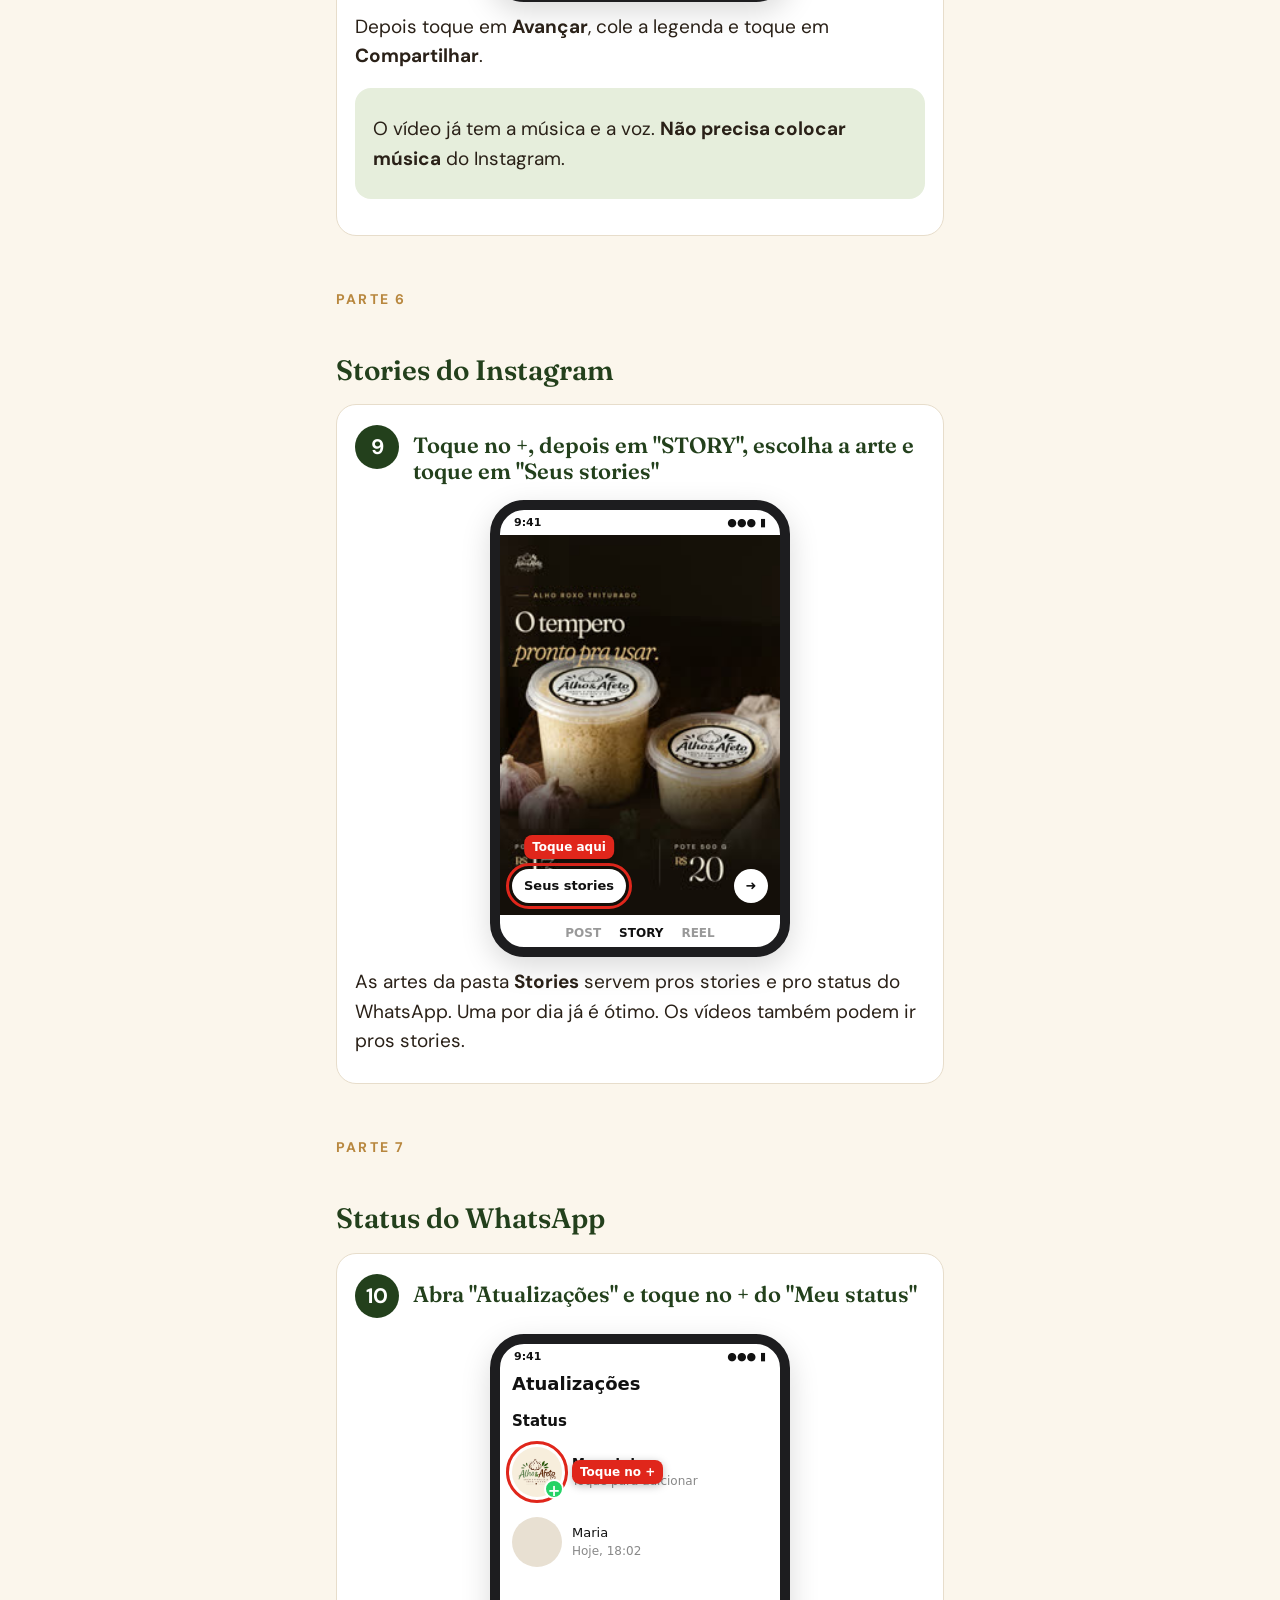
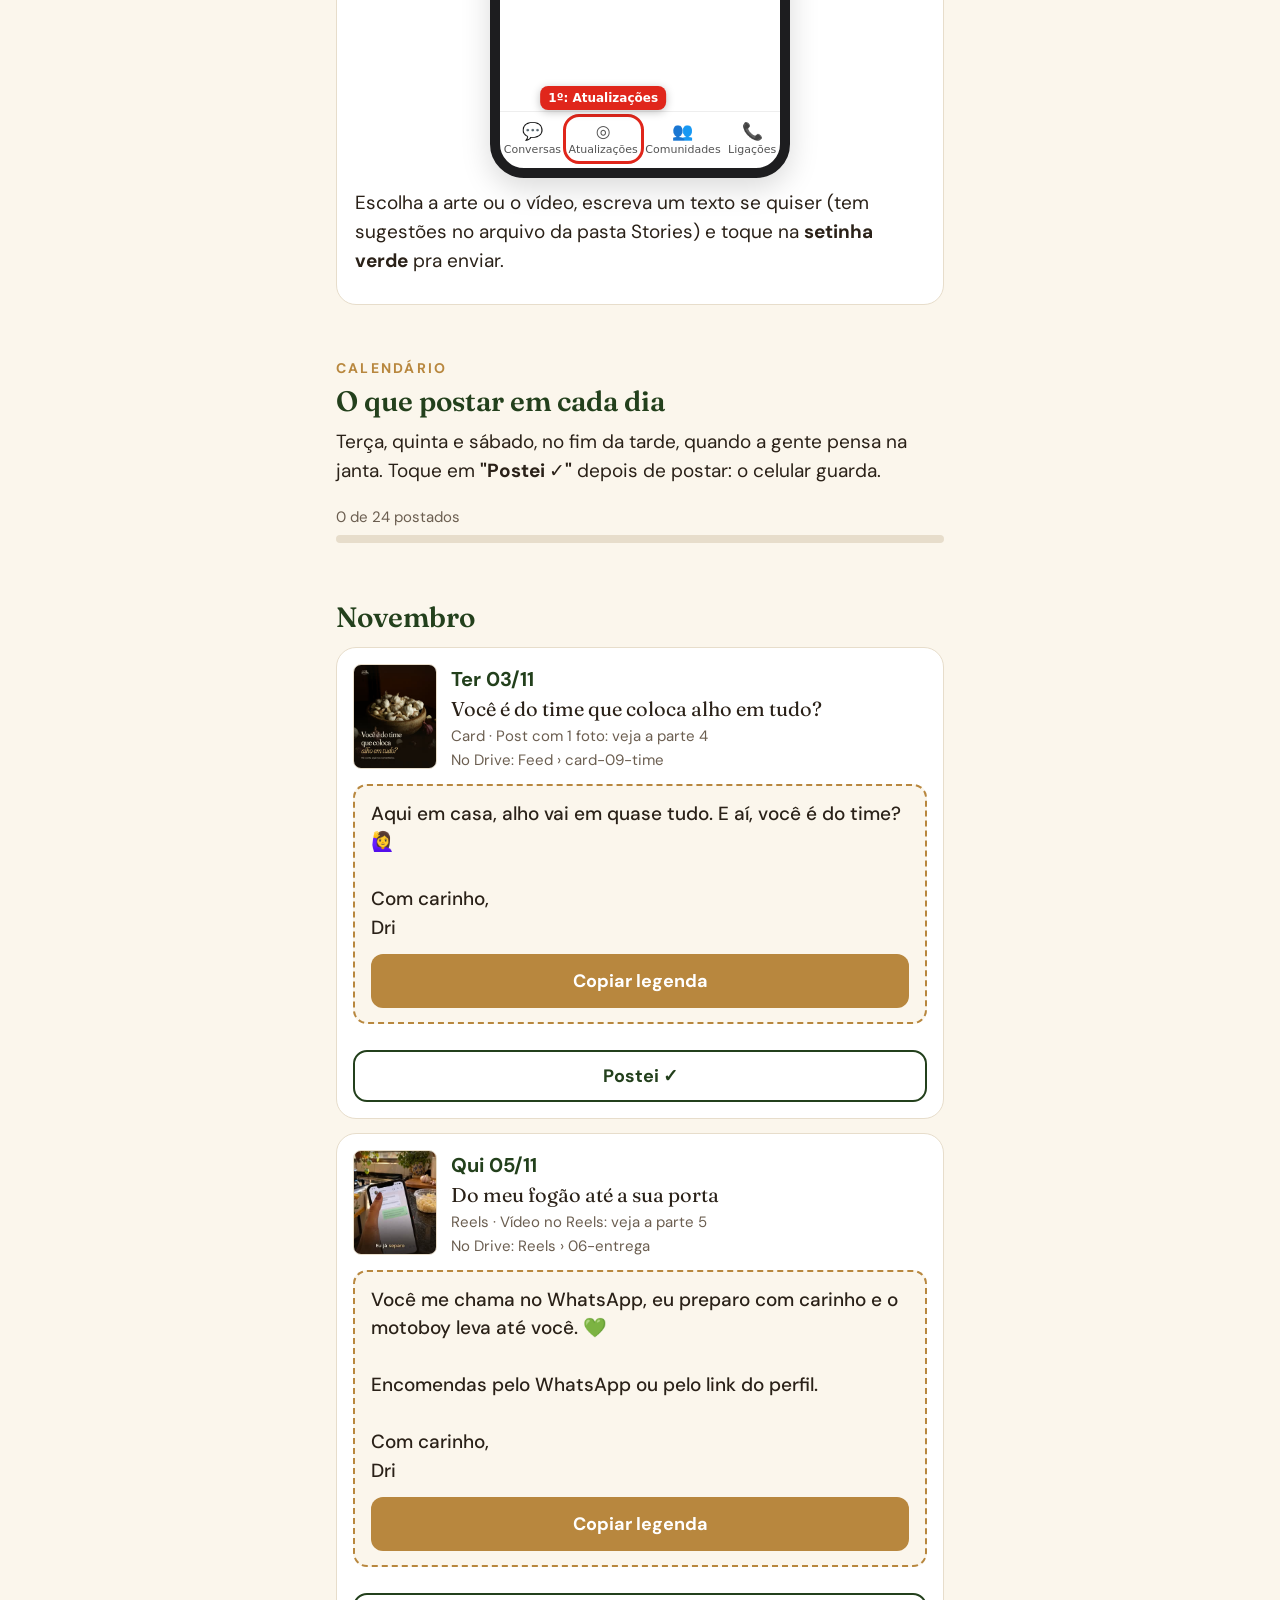
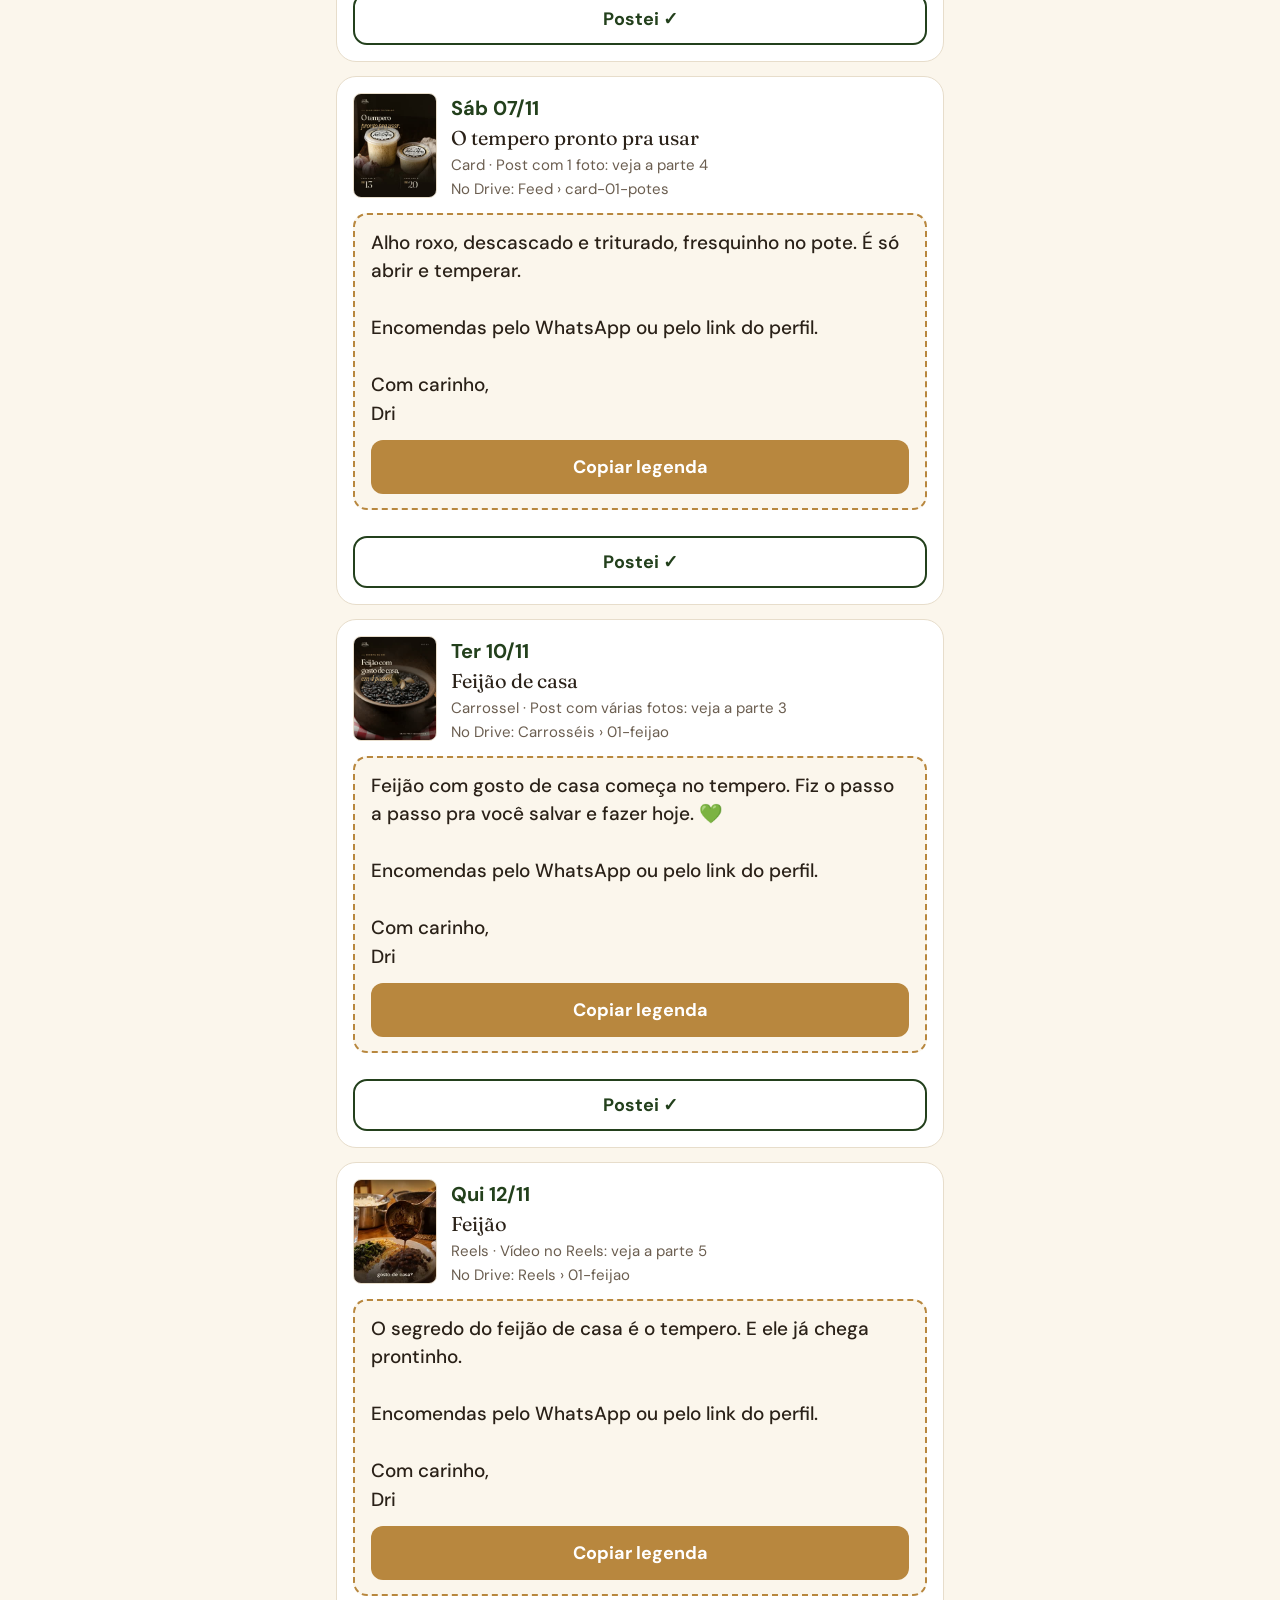
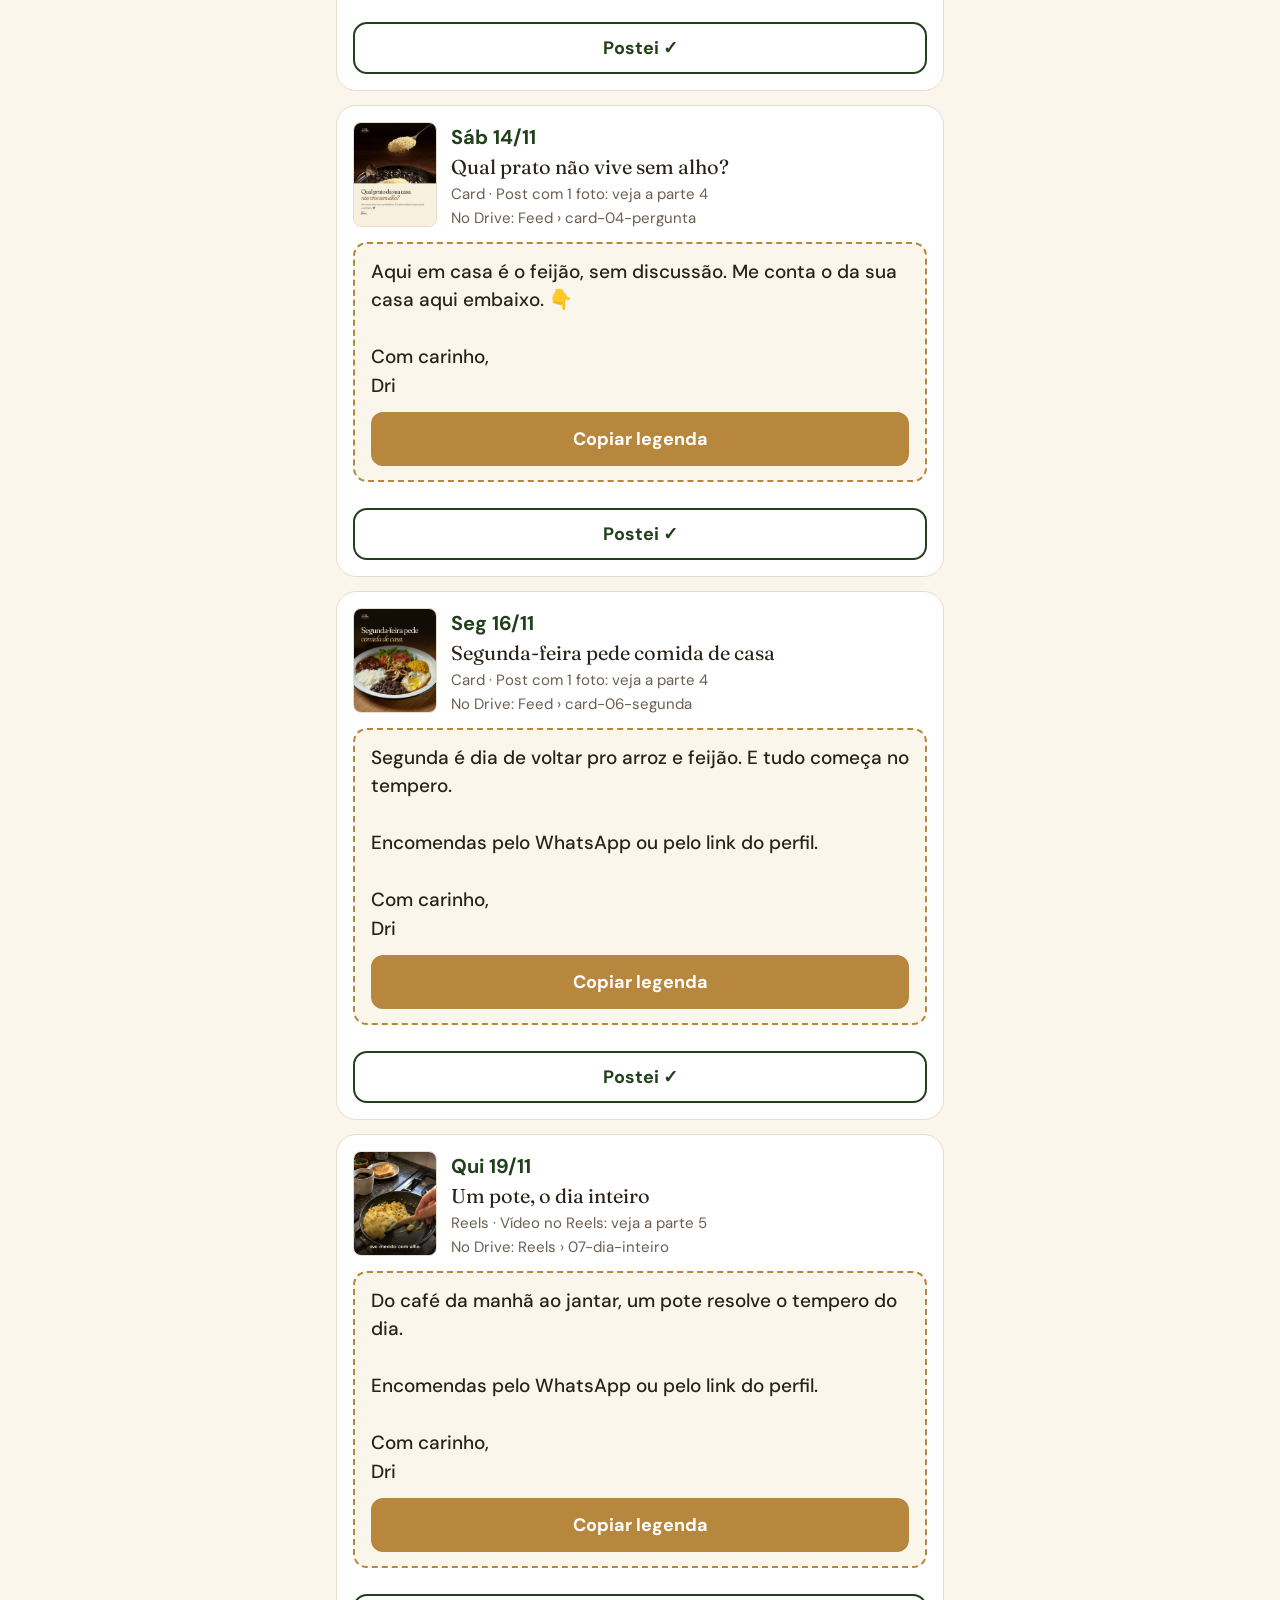
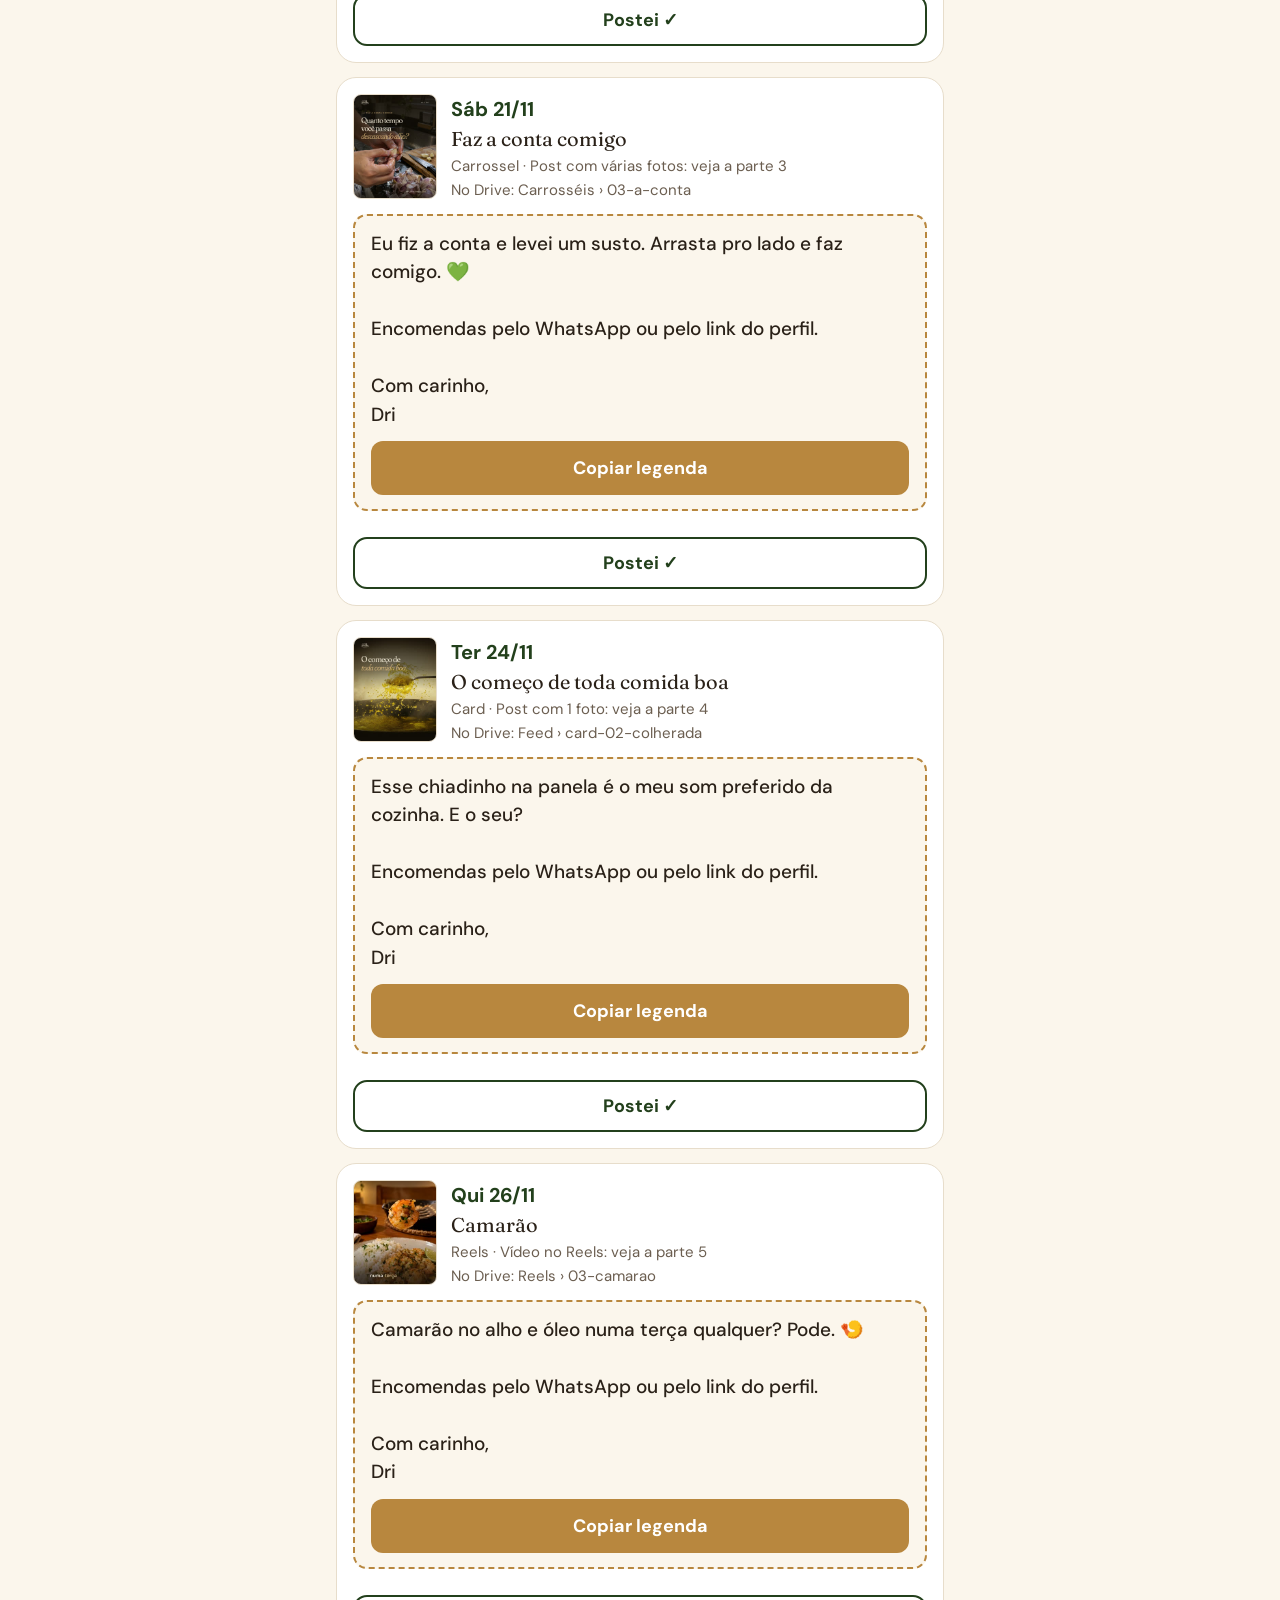
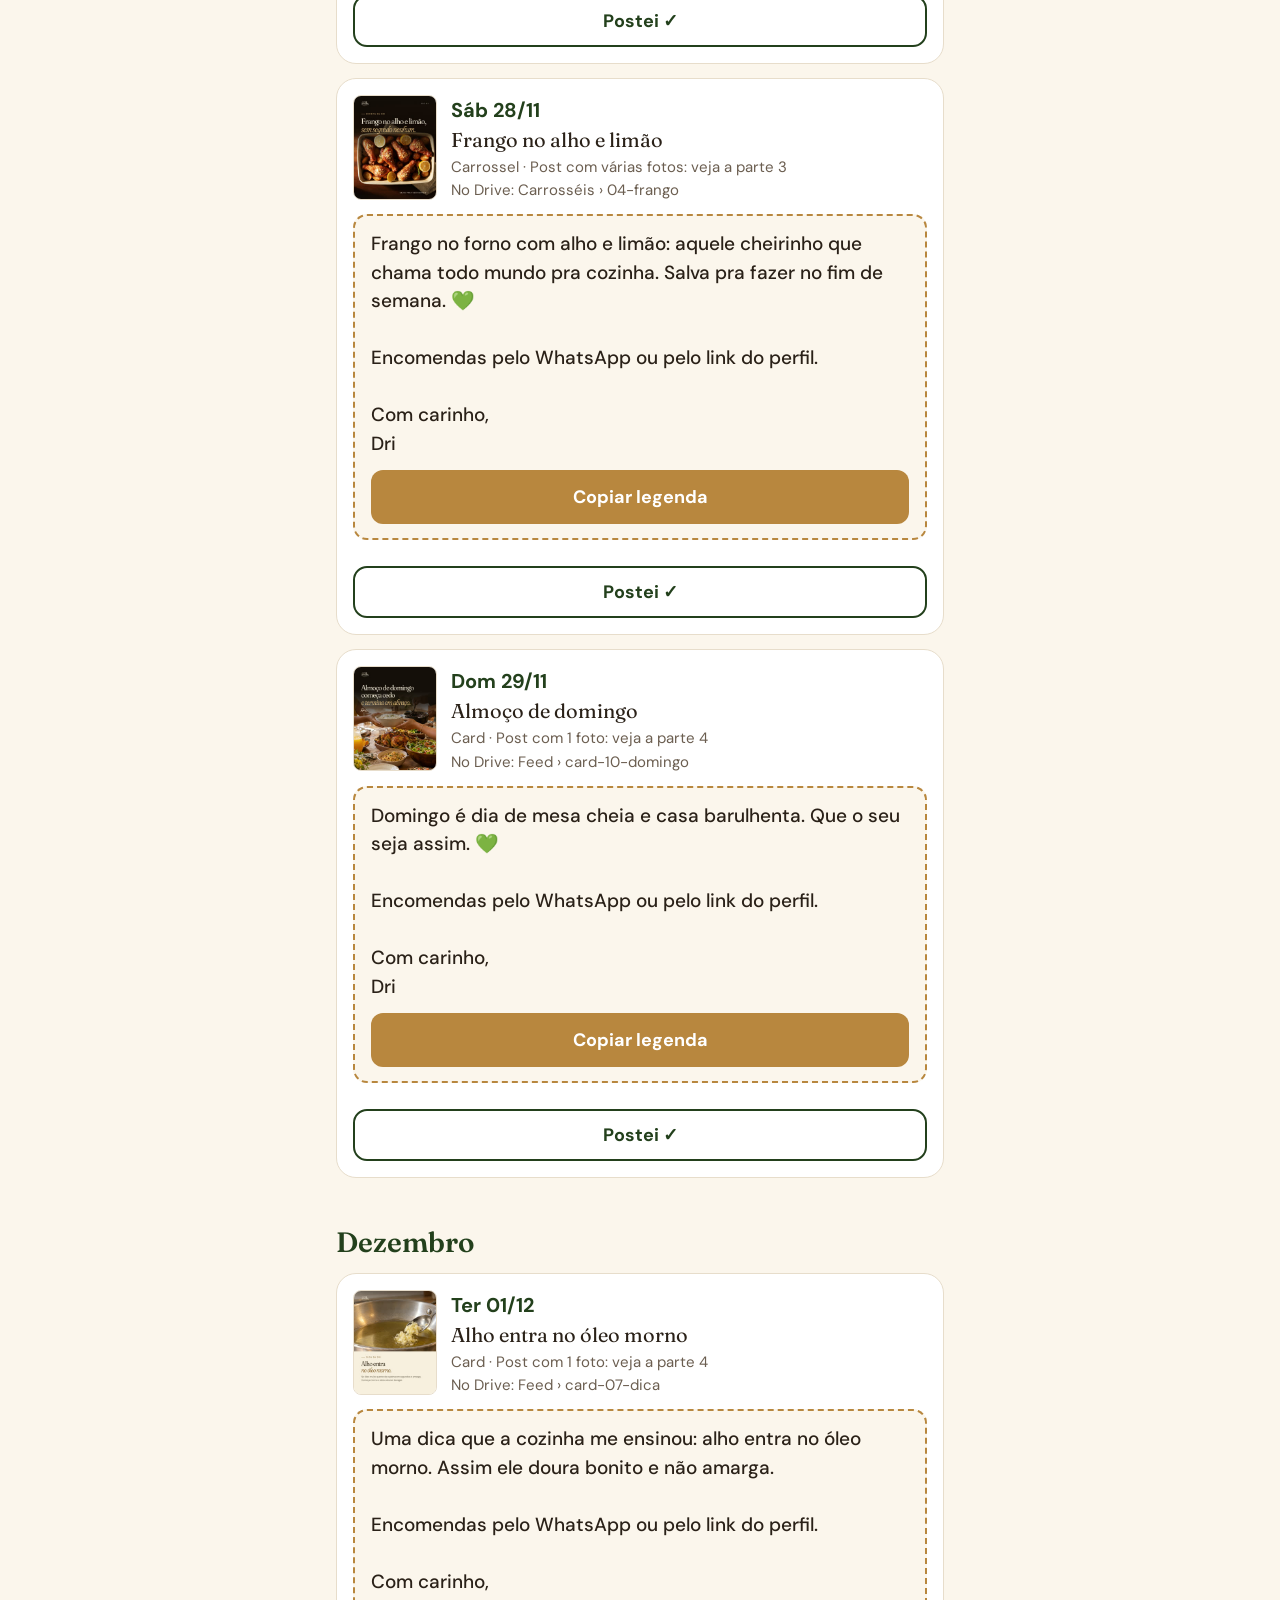
<file: alho-e-afeto/como-postar/index.html>
<!doctype html>
<html lang="pt-BR">
<head>
<meta charset="utf-8">
<meta name="viewport" content="width=device-width, initial-scale=1">
<meta name="robots" content="noindex, nofollow">
<meta name="theme-color" content="#1B2915">
<title>Como postar · Alho e Afeto</title>
<meta property="og:title" content="Como postar: Alho e Afeto">
<meta property="og:description" content="Passo a passo e calendário de novembro e dezembro, com a legenda de cada dia.">
<meta property="og:image" content="https://pedrohmsr94.github.io/carioca-apresentacoes/alho-e-afeto/foto-perfil.png">
<link rel="icon" href="../foto-perfil.png">
<link rel="preconnect" href="https://fonts.googleapis.com">
<link href="https://fonts.googleapis.com/css2?family=DM+Sans:opsz,wght@9..40,400;9..40,500;9..40,700&family=Fraunces:ital,opsz,wght@0,9..144,400;0,9..144,600;1,9..144,400&display=swap" rel="stylesheet">
<style>
:root {
  --fundo: #FBF6EC;
  --cartao: #FFFFFF;
  --texto: #2A2118;
  --suave: #6B5E50;
  --verde: #23401C;
  --verde-claro: #E6EEDC;
  --trigo: #B8873E;
  --alvo: #E0261B;
  --linha: #E7DDCB;
  --ig-azul: #0095F6;
}
@media (prefers-color-scheme: dark) {
  :root:not([data-theme="light"]) {
    --fundo: #17140F; --cartao: #221D16; --texto: #F3EBDD; --suave: #B9AC99;
    --verde: #B9D4A5; --verde-claro: #26331F; --trigo: #E0B571; --linha: #3A3226;
  }
}
:root[data-theme="dark"] {
  --fundo: #17140F; --cartao: #221D16; --texto: #F3EBDD; --suave: #B9AC99;
  --verde: #B9D4A5; --verde-claro: #26331F; --trigo: #E0B571; --linha: #3A3226;
}
* { box-sizing: border-box; }
html { -webkit-text-size-adjust: 100%; }
body { margin: 0; background: var(--fundo); color: var(--texto); font: 400 19px/1.55 'DM Sans', system-ui, sans-serif; }
main { max-width: 640px; margin: 0 auto; padding: 0 16px 80px; }
h1, h2, h3 { font-family: 'Fraunces', Georgia, serif; font-weight: 600; color: var(--verde); line-height: 1.15; margin: 0; }
h1 { font-size: 36px; }
h2 { font-size: 28px; margin: 48px 0 6px; }
h3 { font-size: 22px; }
p { margin: 10px 0; }
strong { font-weight: 700; }
.topo { text-align: center; padding: 36px 0 8px; }
.topo img { width: 132px; height: 132px; border-radius: 50%; border: 1px solid var(--linha); }
.topo p { color: var(--suave); font-size: 18px; }
.aviso { background: var(--verde-claro); border-radius: 16px; padding: 16px 18px; margin: 18px 0; }
.aviso.cuidado { background: #FDE8E6; color: #5C1610; }
@media (prefers-color-scheme: dark) { :root:not([data-theme="light"]) .aviso.cuidado { background: #3D1D19; color: #F6CFCA; } }
.parte-rot { font: 700 14px/1 'DM Sans'; letter-spacing: .16em; text-transform: uppercase; color: var(--trigo); margin-top: 56px; }

/* passo */
.passo { background: var(--cartao); border: 1px solid var(--linha); border-radius: 20px; padding: 20px 18px 18px; margin: 18px 0; }
.passo-cab { display: flex; gap: 14px; align-items: flex-start; }
.num { flex: none; width: 44px; height: 44px; border-radius: 50%; background: var(--verde); color: #fff; font: 700 21px/44px 'DM Sans'; text-align: center; }
@media (prefers-color-scheme: dark) { :root:not([data-theme="light"]) .num { color: #17140F; } }
.passo-cab h3 { padding-top: 8px; }
.passo.feito { opacity: .55; }
.feito-btn { margin-top: 14px; width: 100%; min-height: 52px; border-radius: 14px; border: 2px solid var(--verde); background: transparent; color: var(--verde); font: 700 18px 'DM Sans'; cursor: pointer; }
.passo.feito .feito-btn { background: var(--verde); color: var(--fundo); }

/* textos para copiar */
.copiar { margin: 12px 0; border: 2px dashed var(--trigo); border-radius: 14px; padding: 14px 16px; background: var(--fundo); }
.copiar pre { margin: 0 0 12px; white-space: pre-wrap; overflow-wrap: anywhere; font: 500 19px/1.5 'DM Sans'; color: var(--texto); }
.copiar button, .baixar { display: block; width: 100%; min-height: 52px; border: 0; border-radius: 12px; background: var(--trigo); color: #fff; font: 700 18px 'DM Sans'; cursor: pointer; text-align: center; text-decoration: none; line-height: 52px; }
.baixar { margin: 10px 0; background: var(--verde); }
@media (prefers-color-scheme: dark) { :root:not([data-theme="light"]) .baixar, :root:not([data-theme="light"]) .copiar button { color: #17140F; } }
.capas { display: grid; grid-template-columns: 1fr 1fr; gap: 10px; margin: 12px 0; }
.capas a { display: block; text-align: center; text-decoration: none; color: var(--texto); font-size: 16px; }
.capas img { width: 100%; aspect-ratio: 1; object-fit: cover; object-position: center; border-radius: 50%; border: 1px solid var(--linha); }

/* ── desenho do celular ───────────────────────────────── */
.tela-wrap { display: flex; justify-content: center; margin: 16px 0 6px; }
.tela { width: 100%; max-width: 300px; background: #fff; color: #111; border: 10px solid #1d1d1f; border-radius: 34px; overflow: hidden; font: 400 13px/1.35 system-ui, -apple-system, 'Segoe UI', sans-serif; box-shadow: 0 10px 30px rgba(0,0,0,.15); }
.tela * { font-family: inherit; }
.st { display: flex; justify-content: space-between; padding: 6px 14px 4px; font-size: 11px; font-weight: 600; }
.barra { display: flex; align-items: center; justify-content: space-between; padding: 6px 12px 10px; font-weight: 700; font-size: 15px; }
.barra .icos { display: flex; gap: 14px; font-size: 18px; }
.miolo { padding: 0 12px 12px; min-height: 360px; }
.legenda-tela { text-align: center; color: var(--suave); font-size: 14px; margin: 4px 0 0; }
.perfil-top { display: flex; align-items: center; gap: 14px; }
.av { width: 64px; height: 64px; border-radius: 50%; background: #eee center/cover; flex: none; border: 1px solid #ddd; }
.nums { display: flex; gap: 12px; text-align: center; font-size: 11px; }
.nums b { display: block; font-size: 14px; }
.bio-m { margin: 8px 0; font-size: 12px; }
.btns { display: flex; gap: 6px; margin: 8px 0; }
.btn-m { flex: 1; background: #efefef; border-radius: 8px; text-align: center; padding: 7px 0; font-weight: 600; font-size: 12px; }
.dest { display: flex; gap: 10px; margin: 10px 0; }
.dest div { text-align: center; font-size: 10px; }
.dest i { display: block; width: 46px; height: 46px; border-radius: 50%; border: 2px solid #ddd; background: #f3f3f3 center/cover; margin-bottom: 3px; }
.grade { display: grid; grid-template-columns: repeat(3, 1fr); gap: 2px; margin: 8px -12px 0; }
.grade i { aspect-ratio: 1; background: #e9e4dc; position: relative; }
.grade i:nth-child(3n) { background: #ded6ca; } .grade i:nth-child(2n) { background: #d3c8b8; }
.nav-m { display: flex; justify-content: space-around; align-items: center; border-top: 1px solid #eee; padding: 8px 0 10px; font-size: 18px; }
.nav-m .eu { width: 24px; height: 24px; border-radius: 50%; background: #ddd; border: 2px solid #111; }
.lista-m div { padding: 11px 2px; border-bottom: 1px solid #f0f0f0; display: flex; justify-content: space-between; align-items: center; font-size: 14px; }
.lista-m div span:last-child { color: #999; }
.cab-m { text-align: center; font-weight: 700; font-size: 15px; padding: 6px 0 12px; position: relative; }
.cab-m .esq { position: absolute; left: 0; } .cab-m .dir { position: absolute; right: 0; color: var(--ig-azul); }
.abas-m { display: flex; border-bottom: 1px solid #eee; margin: 0 -12px 2px; font-size: 13px; font-weight: 600; }
.abas-m span { flex: 1; text-align: center; padding: 8px 0; color: #999; } .abas-m span.on { color: #111; border-bottom: 2px solid #111; }
.marca { position: absolute; top: 5px; right: 5px; width: 18px; height: 18px; border-radius: 50%; border: 2px solid #fff; background: rgba(0,0,0,.25); }
.marca.on { background: var(--ig-azul); }
.marca.on::after { content: '✓'; color: #fff; font-size: 11px; position: absolute; left: 3px; top: -1px; }
.rodape-m { display: flex; justify-content: space-around; border-top: 1px solid #eee; padding: 12px 0; font-weight: 700; font-size: 14px; }
.campo-m { border-bottom: 1px solid #eee; padding: 8px 0; }
.campo-m small { display: block; color: #8e8e8e; font-size: 11px; }
.campo-m.vazio small { color: #c7c7c7; }
.foto-ed { text-align: center; margin-bottom: 8px; }
.foto-ed .av { margin: 0 auto 6px; width: 72px; height: 72px; }
.azul { color: var(--ig-azul); font-weight: 600; }
.sec-m { color: #8e8e8e; font-size: 11px; font-weight: 600; margin: 12px 0 2px; }
.folha { margin: 14px -12px 0; background: #f7f7f7; border-radius: 16px 16px 0 0; padding: 14px 14px 18px; }
.folha div { padding: 10px 4px; font-size: 14px; }
.input-m { border: 1px solid #dbdbdb; border-radius: 10px; padding: 10px; font-size: 14px; margin: 6px 0; display: flex; justify-content: space-between; }
.ok-verde { color: #2BB24C; font-weight: 700; }
.menu-flut { margin: 40px auto 0; width: 86%; background: #fff; border-radius: 14px; box-shadow: 0 6px 24px rgba(0,0,0,.25); overflow: hidden; }
.menu-flut div { padding: 12px; border-bottom: 1px solid #eee; font-size: 14px; }
.menu-flut .verm { color: #ED4956; font-weight: 600; }
.escuro { background: #3b3b3b; }
.story-m { height: 380px; margin: 0 -12px; background: linear-gradient(180deg,#2a3a22,#1b2915); color: #f3e9d7; display: flex; flex-direction: column; justify-content: flex-end; padding: 12px; }
.story-m .story-bar { display: flex; justify-content: space-around; font-size: 11px; text-align: center; }
.story-m .story-bar span { display: block; font-size: 18px; }

/* o círculo vermelho que mostra onde tocar */
.alvo { position: relative; outline: 3px solid var(--alvo); outline-offset: 3px; border-radius: 10px; animation: pulso 1.6s ease-in-out infinite; z-index: 2; }
.alvo-r { border-radius: 50%; }
.alvo::after { content: attr(data-dica); position: absolute; z-index: 3; white-space: nowrap; background: var(--alvo); color: #fff; font: 700 12px/1 system-ui, sans-serif; padding: 6px 8px; border-radius: 8px; box-shadow: 0 2px 8px rgba(0,0,0,.25); }
.d-baixo::after { top: calc(100% + 10px); left: 50%; transform: translateX(-50%); }
.d-cima::after { bottom: calc(100% + 10px); left: 50%; transform: translateX(-50%); }
.d-esq::after { right: calc(100% + 10px); top: 50%; transform: translateY(-50%); }
.d-dir::after { left: calc(100% + 10px); top: 50%; transform: translateY(-50%); }
.d-baixo-dir::after { top: calc(100% + 10px); right: -6px; }
@keyframes pulso { 0%, 100% { outline-color: var(--alvo); } 50% { outline-color: rgba(224, 38, 27, .35); } }
@media (prefers-reduced-motion: reduce) { .alvo { animation: none; } }

.fim { text-align: center; }
.ajuda { margin-top: 32px; background: var(--verde); color: var(--fundo); border-radius: 16px; padding: 14px 16px; text-align: center; font-weight: 500; }
.progresso { position: sticky; top: 0; z-index: 9; background: var(--fundo); padding: 10px 0; font-size: 15px; color: var(--suave); }
.progresso .trilho { height: 8px; border-radius: 4px; background: var(--linha); overflow: hidden; margin-top: 6px; }
.progresso .trilho i { display: block; height: 100%; width: 0; background: var(--verde); transition: width .3s; }

/* calendário */
.dia { background: var(--cartao); border: 1px solid var(--linha); border-radius: 20px; padding: 16px; margin: 14px 0; }
.dia.feito { opacity: .5; }
.dia.feito .feito-btn { background: var(--verde); color: var(--fundo); }
.dia-cab { display: flex; gap: 14px; align-items: flex-start; }
.dia-cab img { width: 84px; height: 105px; object-fit: cover; border-radius: 8px; flex: none; border: 1px solid var(--linha); }
.dia-data { font-weight: 700; font-size: 20px; color: var(--verde); }
.dia-nome { font-family: 'Fraunces', Georgia, serif; font-size: 20px; line-height: 1.2; margin: 2px 0 4px; }
.dia-tipo, .dia-onde { font-size: 15px; color: var(--suave); }
.botao-drive { display: block; text-align: center; text-decoration: none; min-height: 56px; line-height: 56px; border-radius: 14px; background: var(--verde); color: #fff; font: 700 19px 'DM Sans'; margin: 14px 0; }
@media (prefers-color-scheme: dark) { :root:not([data-theme="light"]) .botao-drive { color: #17140F; } }
.pastas { display: grid; grid-template-columns: 1fr 1fr; gap: 10px; margin: 12px 0; }
.pastas div { background: var(--cartao); border: 1px solid var(--linha); border-radius: 14px; padding: 12px; font-size: 16px; line-height: 1.35; }
.pastas b { display: block; font-size: 18px; color: var(--verde); }
.indice a { display: block; padding: 12px 14px; margin: 6px 0; background: var(--cartao); border: 1px solid var(--linha); border-radius: 12px; color: var(--texto); text-decoration: none; font-weight: 500; }
.indice a b { color: var(--trigo); margin-right: 8px; }
/* desenhos novos */
.galeria { display: grid; grid-template-columns: repeat(3, 1fr); gap: 2px; margin: 0 -12px; }
.galeria i { aspect-ratio: 1; background: #d9cfbf center/cover; position: relative; font-style: normal; }
.galeria .n { position: absolute; top: 5px; right: 5px; width: 20px; height: 20px; border-radius: 50%; background: var(--ig-azul); color: #fff; font: 700 11px/20px system-ui; text-align: center; border: 2px solid #fff; }
.galeria .vazio { position: absolute; top: 5px; right: 5px; width: 20px; height: 20px; border-radius: 50%; border: 2px solid #fff; background: rgba(0,0,0,.2); }
.previa { height: 170px; margin: 0 -12px 2px; background: #cfc3b0 center/cover; }
.barra-sel { display: flex; justify-content: space-between; align-items: center; padding: 8px 2px; font-weight: 700; font-size: 14px; }
.icone-sel { display: inline-flex; align-items: center; gap: 4px; font-size: 12px; background: #efefef; border-radius: 14px; padding: 4px 10px; }
.abas-novo { display: flex; justify-content: center; gap: 18px; padding: 10px 0 6px; font-size: 12px; font-weight: 700; color: #999; }
.abas-novo .on { color: #111; }
.campo-leg { border: 1px solid #ddd; border-radius: 10px; padding: 10px; min-height: 70px; color: #999; font-size: 13px; margin: 10px 0; }
.botao-azul { background: var(--ig-azul); color: #fff; border-radius: 10px; text-align: center; padding: 10px; font-weight: 700; font-size: 14px; margin-top: 14px; }
.drive-item { display: flex; align-items: center; gap: 10px; padding: 9px 2px; border-bottom: 1px solid #f0f0f0; font-size: 13px; }
.drive-item .ic { width: 34px; height: 34px; border-radius: 6px; background: #e8e0d2 center/cover; flex: none; }
.drive-item .nm { flex: 1; }
.wa-topo { background: #fff; padding: 4px 12px 8px; font-weight: 700; font-size: 18px; }
.wa-abas { display: flex; justify-content: space-around; border-top: 1px solid #eee; padding: 8px 0 10px; font-size: 11px; color: #555; text-align: center; }
.wa-abas span b { display: block; font-size: 17px; }
.wa-status { display: flex; align-items: center; gap: 10px; padding: 10px 0; }
.wa-status .bola { width: 50px; height: 50px; border-radius: 50%; background: #e8e0d2 center/cover; position: relative; flex: none; }
.wa-status .mais { position: absolute; right: -2px; bottom: -2px; width: 20px; height: 20px; border-radius: 50%; background: #25D366; color: #fff; font: 700 15px/20px system-ui; text-align: center; border: 2px solid #fff; }
</style>
</head>
<body>
<main>

<header class="topo">
  <img src="../foto-perfil.png" alt="Logo da Alho e Afeto">
  <h1>Como postar</h1>
  <p>Dri, aqui está tudo explicado, com calma. Primeiro o passo a passo, depois o calendário com a legenda de cada dia.</p>
</header>

<a class="botao-drive" href="https://drive.google.com/drive/folders/1Q5-3OvxoqAboNQFqNCV7IoxNGcM-rMxo">📂 Abrir a pasta do Drive</a>

<div class="pastas">
  <div><b>Carrosséis</b>Posts de várias fotos</div>
  <div><b>Feed</b>Posts de uma foto só</div>
  <div><b>Reels</b>Os vídeos</div>
  <div><b>Stories</b>Artes pros stories e o status</div>
</div>

<div class="aviso"><p><strong>Já postou</strong> a sua história e o camarão. Eles não estão mais na pasta. É só seguir daqui pra frente.</p></div>

<div class="indice">
  <a href="#p1"><b>1</b>Baixar a imagem ou o vídeo do Drive</a>
  <a href="#p2"><b>2</b>Copiar a legenda</a>
  <a href="#p3"><b>3</b>Postar um carrossel (várias fotos)</a>
  <a href="#p4"><b>4</b>Postar uma foto só</a>
  <a href="#p5"><b>5</b>Postar um vídeo (Reels)</a>
  <a href="#p6"><b>6</b>Stories do Instagram</a>
  <a href="#p7"><b>7</b>Status do WhatsApp</a>
  <a href="#calendario"><b>📅</b>Calendário com as legendas</a>
</div>

<!-- ═══ 1 ═══ -->
<p class="parte-rot" id="p1">Parte 1</p>
<h2>Baixar do Drive pro celular</h2>
<section class="passo">
  <div class="passo-cab"><span class="num">1</span><h3>Abra a pasta, depois a pasta do dia, e toque nos três pontinhos do arquivo</h3></div>
  <div class="tela-wrap"><div class="tela">
    <div class="st"><span>9:41</span><span>●●● ▮</span></div>
    <div class="miolo">
      <div class="cab-m"><span class="esq">‹</span>01-feijao</div>
      <div class="drive-item"><span class="ic" style="background-image:url(mini/car-01-feijao.jpg)"></span><span class="nm">01.png</span><span class="alvo d-esq" data-dica="Toque aqui">⋮</span></div>
      <div class="drive-item"><span class="ic"></span><span class="nm">02.png</span><span>⋮</span></div>
      <div class="drive-item"><span class="ic"></span><span class="nm">03.png</span><span>⋮</span></div>
      <div class="drive-item"><span class="ic"></span><span class="nm">legenda.txt</span><span>⋮</span></div>
      <div class="folha" style="margin-top:40px">
        <div>Compartilhar</div>
        <div class="alvo d-cima" data-dica="Depois toque aqui">⬇ Fazer download</div>
        <div>Abrir com</div>
      </div>
    </div>
  </div></div>
  <p>No <strong>Android</strong>, toque em <strong>"Fazer download"</strong>. A imagem vai pra galeria.</p>
  <p>No <strong>iPhone</strong>, toque em <strong>"Enviar uma cópia"</strong> e depois em <strong>"Salvar imagem"</strong> (ou "Salvar vídeo").</p>
  <div class="aviso"><p><strong>Carrossel:</strong> baixe todas as imagens da pasta, uma por uma (01, 02, 03…).</p></div>
</section>

<!-- ═══ 2 ═══ -->
<p class="parte-rot" id="p2">Parte 2</p>
<h2>Copiar a legenda</h2>
<section class="passo">
  <div class="passo-cab"><span class="num">2</span><h3>Desça até o calendário, ache o dia de hoje e toque em "Copiar legenda"</h3></div>
  <div class="copiar"><pre>Exemplo: Feijão com gosto de casa começa no tempero… 💚</pre><button type="button" disabled>Copiar legenda</button></div>
  <p>Pronto, o texto está guardado. Lá no Instagram, quando chegar na hora da legenda, <strong>segure o dedo no campo</strong> e toque em <strong>"Colar"</strong>.</p>
  <p>A legenda também está na pasta do Drive, no arquivo <strong>.txt</strong>, se precisar.</p>
</section>

<!-- ═══ 3 ═══ -->
<p class="parte-rot" id="p3">Parte 3</p>
<h2>Postar um carrossel</h2>
<section class="passo">
  <div class="passo-cab"><span class="num">3</span><h3>No Instagram, toque no + lá embaixo</h3></div>
  <div class="tela-wrap"><div class="tela">
    <div class="st"><span>9:41</span><span>●●● ▮</span></div>
    <div class="barra"><span>Instagram</span><span class="icos">♡ ✉</span></div>
    <div class="miolo"><div style="height:300px;background:#eee;border-radius:6px"></div></div>
    <div class="nav-m"><span>⌂</span><span>⌕</span><span class="alvo d-cima" data-dica="Toque aqui">⊕</span><span>▶</span><span class="eu"></span></div>
  </div></div>
</section>
<section class="passo">
  <div class="passo-cab"><span class="num">4</span><h3>Toque em "Selecionar" e escolha as fotos na ordem: 01, 02, 03…</h3></div>
  <div class="tela-wrap"><div class="tela">
    <div class="st"><span>9:41</span><span>●●● ▮</span></div>
    <div class="miolo">
      <div class="cab-m"><span class="esq">✕</span>Novo post<span class="dir alvo d-baixo-dir" data-dica="3º: Avançar">Avançar</span></div>
      <div class="previa" style="background-image:url(mini/car-01-feijao.jpg)"></div>
      <div class="barra-sel"><span>Recentes ⌄</span><span class="icone-sel alvo d-cima" data-dica="1º: Selecionar">⧉ Selecionar</span></div>
      <div class="galeria">
        <i style="background-image:url(mini/car-01-feijao.jpg)"><span class="n">1</span></i><i><span class="n">2</span></i><i><span class="n">3</span></i>
        <i><span class="n">4</span></i><i><span class="n">5</span></i><i><span class="n">6</span></i>
        <i><span class="n">7</span></i><i><span class="vazio"></span></i><i><span class="vazio"></span></i>
      </div>
      <p style="text-align:center;color:#8e8e8e;font-size:12px;margin:8px 0 0">2º: toque nas fotos na ordem. Aparece o número.</p>
    </div>
    <div class="abas-novo"><span class="on">POST</span><span>STORY</span><span>REEL</span></div>
  </div></div>
  <div class="aviso cuidado"><p><strong>A ordem importa:</strong> toque primeiro na foto 01, depois na 02… O número que aparece em cima de cada foto mostra a ordem.</p></div>
</section>
<section class="passo">
  <div class="passo-cab"><span class="num">5</span><h3>Na tela dos filtros, toque em "Avançar" de novo. Não precisa mexer em nada</h3></div>
</section>
<section class="passo">
  <div class="passo-cab"><span class="num">6</span><h3>Cole a legenda e toque em "Compartilhar"</h3></div>
  <div class="tela-wrap"><div class="tela">
    <div class="st"><span>9:41</span><span>●●● ▮</span></div>
    <div class="miolo">
      <div class="cab-m"><span class="esq">‹</span>Novo post</div>
      <div class="previa" style="height:120px;width:96px;margin:0 auto;border-radius:6px;background-image:url(mini/car-01-feijao.jpg)"></div>
      <div class="campo-leg alvo d-baixo" data-dica="1º: segure aqui e toque em Colar">Adicione uma legenda…</div>
      <div class="lista-m" style="margin-top:34px"><div><span>Marcar pessoas</span><span>›</span></div><div><span>Adicionar localização</span><span>›</span></div></div>
      <div class="botao-azul alvo d-cima" data-dica="2º: Compartilhar" style="margin-top:40px">Compartilhar</div>
    </div>
  </div></div>
  <p>Pronto! Volte no calendário e toque em <strong>"Postei ✓"</strong> no dia.</p>
</section>

<!-- ═══ 4 ═══ -->
<p class="parte-rot" id="p4">Parte 4</p>
<h2>Postar uma foto só</h2>
<section class="passo">
  <div class="passo-cab"><span class="num">7</span><h3>É igual ao carrossel, mas sem tocar em "Selecionar"</h3></div>
  <p>Toque no <strong>+</strong>, escolha <strong>a foto</strong>, toque em <strong>Avançar</strong> duas vezes, cole a legenda e toque em <strong>Compartilhar</strong>.</p>
</section>

<!-- ═══ 5 ═══ -->
<p class="parte-rot" id="p5">Parte 5</p>
<h2>Postar um vídeo (Reels)</h2>
<section class="passo">
  <div class="passo-cab"><span class="num">8</span><h3>Toque no +, depois em "REEL" lá embaixo, e escolha o vídeo</h3></div>
  <div class="tela-wrap"><div class="tela">
    <div class="st"><span>9:41</span><span>●●● ▮</span></div>
    <div class="miolo">
      <div class="cab-m"><span class="esq">✕</span>Novo reel</div>
      <div class="galeria">
        <i class="alvo d-baixo" data-dica="Toque no vídeo" style="background-image:url(mini/reel-06-entrega.jpg);aspect-ratio:9/16"></i><i style="aspect-ratio:9/16"></i><i style="aspect-ratio:9/16"></i>
      </div>
    </div>
    <div class="abas-novo"><span>POST</span><span>STORY</span><span class="on alvo d-cima" data-dica="1º: REEL">REEL</span></div>
  </div></div>
  <p>Depois toque em <strong>Avançar</strong>, cole a legenda e toque em <strong>Compartilhar</strong>.</p>
  <div class="aviso"><p>O vídeo já tem a música e a voz. <strong>Não precisa colocar música</strong> do Instagram.</p></div>
</section>

<!-- ═══ 6 ═══ -->
<p class="parte-rot" id="p6">Parte 6</p>
<h2>Stories do Instagram</h2>
<section class="passo">
  <div class="passo-cab"><span class="num">9</span><h3>Toque no +, depois em "STORY", escolha a arte e toque em "Seus stories"</h3></div>
  <div class="tela-wrap"><div class="tela">
    <div class="st"><span>9:41</span><span>●●● ▮</span></div>
    <div class="miolo" style="padding-bottom:0">
      <div class="story-m" style="background:#1b2915 url(mini/card-01-potes.jpg) center/cover">
        <div style="display:flex;justify-content:space-between;align-items:center;margin-top:auto">
          <span class="alvo d-cima" data-dica="Toque aqui" style="background:#fff;color:#111;border-radius:20px;padding:8px 12px;font-weight:700">Seus stories</span>
          <span style="background:#fff;color:#111;border-radius:50%;width:34px;height:34px;display:inline-flex;align-items:center;justify-content:center">➜</span>
        </div>
      </div>
    </div>
    <div class="abas-novo"><span>POST</span><span class="on">STORY</span><span>REEL</span></div>
  </div></div>
  <p>As artes da pasta <strong>Stories</strong> servem pros stories e pro status do WhatsApp. Uma por dia já é ótimo. Os vídeos também podem ir pros stories.</p>
</section>

<!-- ═══ 7 ═══ -->
<p class="parte-rot" id="p7">Parte 7</p>
<h2>Status do WhatsApp</h2>
<section class="passo">
  <div class="passo-cab"><span class="num">10</span><h3>Abra "Atualizações" e toque no + do "Meu status"</h3></div>
  <div class="tela-wrap"><div class="tela">
    <div class="st"><span>9:41</span><span>●●● ▮</span></div>
    <div class="wa-topo">Atualizações</div>
    <div class="miolo" style="min-height:300px">
      <div style="font-weight:700;font-size:15px;margin:6px 0">Status</div>
      <div class="wa-status"><span class="bola alvo alvo-r d-dir" data-dica="Toque no +" style="background-image:url(../foto-perfil.png)"><span class="mais">+</span></span><span><b>Meu status</b><br><span style="color:#888;font-size:12px">Toque para adicionar</span></span></div>
      <div class="wa-status"><span class="bola"></span><span>Maria<br><span style="color:#888;font-size:12px">Hoje, 18:02</span></span></div>
    </div>
    <div class="wa-abas"><span><b>💬</b>Conversas</span><span class="alvo d-cima" data-dica="1º: Atualizações"><b>◎</b>Atualizações</span><span><b>👥</b>Comunidades</span><span><b>📞</b>Ligações</span></div>
  </div></div>
  <p>Escolha a arte ou o vídeo, escreva um texto se quiser (tem sugestões no arquivo da pasta Stories) e toque na <strong>setinha verde</strong> pra enviar.</p>
</section>

<!-- ═══ calendário ═══ -->
<p class="parte-rot" id="calendario">Calendário</p>
<h2 style="margin-top:8px">O que postar em cada dia</h2>
<p>Terça, quinta e sábado, no fim da tarde, quando a gente pensa na janta. Toque em <strong>"Postei ✓"</strong> depois de postar: o celular guarda.</p>
<div class="progresso" aria-live="polite"><span id="prog-txt">0 de 24 postados</span><div class="trilho"><i id="prog-barra"></i></div></div>

<h2>Novembro</h2>
<section class="dia" data-dia="0">
  <div class="dia-cab">
    <img src="mini/card-09-time.jpg" alt="">
    <div><div class="dia-data">Ter 03/11</div><div class="dia-nome">Você é do time que coloca alho em tudo?</div>
    <div class="dia-tipo">Card · Post com 1 foto: veja a parte 4</div><div class="dia-onde">No Drive: Feed › card-09-time</div></div>
  </div>
  <div class="copiar"><pre id="leg-0">Aqui em casa, alho vai em quase tudo. E aí, você é do time? 🙋‍♀️

Com carinho,
Dri</pre><button data-copiar="leg-0">Copiar legenda</button></div>
  <button class="feito-btn">Postei ✓</button>
</section>
<section class="dia" data-dia="1">
  <div class="dia-cab">
    <img src="mini/reel-06-entrega.jpg" alt="">
    <div><div class="dia-data">Qui 05/11</div><div class="dia-nome">Do meu fogão até a sua porta</div>
    <div class="dia-tipo">Reels · Vídeo no Reels: veja a parte 5</div><div class="dia-onde">No Drive: Reels › 06-entrega</div></div>
  </div>
  <div class="copiar"><pre id="leg-1">Você me chama no WhatsApp, eu preparo com carinho e o motoboy leva até você. 💚

Encomendas pelo WhatsApp ou pelo link do perfil.

Com carinho,
Dri</pre><button data-copiar="leg-1">Copiar legenda</button></div>
  <button class="feito-btn">Postei ✓</button>
</section>
<section class="dia" data-dia="2">
  <div class="dia-cab">
    <img src="mini/card-01-potes.jpg" alt="">
    <div><div class="dia-data">Sáb 07/11</div><div class="dia-nome">O tempero pronto pra usar</div>
    <div class="dia-tipo">Card · Post com 1 foto: veja a parte 4</div><div class="dia-onde">No Drive: Feed › card-01-potes</div></div>
  </div>
  <div class="copiar"><pre id="leg-2">Alho roxo, descascado e triturado, fresquinho no pote. É só abrir e temperar.

Encomendas pelo WhatsApp ou pelo link do perfil.

Com carinho,
Dri</pre><button data-copiar="leg-2">Copiar legenda</button></div>
  <button class="feito-btn">Postei ✓</button>
</section>
<section class="dia" data-dia="3">
  <div class="dia-cab">
    <img src="mini/car-01-feijao.jpg" alt="">
    <div><div class="dia-data">Ter 10/11</div><div class="dia-nome">Feijão de casa</div>
    <div class="dia-tipo">Carrossel · Post com várias fotos: veja a parte 3</div><div class="dia-onde">No Drive: Carrosséis › 01-feijao</div></div>
  </div>
  <div class="copiar"><pre id="leg-3">Feijão com gosto de casa começa no tempero. Fiz o passo a passo pra você salvar e fazer hoje. 💚

Encomendas pelo WhatsApp ou pelo link do perfil.

Com carinho,
Dri</pre><button data-copiar="leg-3">Copiar legenda</button></div>
  <button class="feito-btn">Postei ✓</button>
</section>
<section class="dia" data-dia="4">
  <div class="dia-cab">
    <img src="mini/reel-01-feijao.jpg" alt="">
    <div><div class="dia-data">Qui 12/11</div><div class="dia-nome">Feijão</div>
    <div class="dia-tipo">Reels · Vídeo no Reels: veja a parte 5</div><div class="dia-onde">No Drive: Reels › 01-feijao</div></div>
  </div>
  <div class="copiar"><pre id="leg-4">O segredo do feijão de casa é o tempero. E ele já chega prontinho.

Encomendas pelo WhatsApp ou pelo link do perfil.

Com carinho,
Dri</pre><button data-copiar="leg-4">Copiar legenda</button></div>
  <button class="feito-btn">Postei ✓</button>
</section>
<section class="dia" data-dia="5">
  <div class="dia-cab">
    <img src="mini/card-04-pergunta.jpg" alt="">
    <div><div class="dia-data">Sáb 14/11</div><div class="dia-nome">Qual prato não vive sem alho?</div>
    <div class="dia-tipo">Card · Post com 1 foto: veja a parte 4</div><div class="dia-onde">No Drive: Feed › card-04-pergunta</div></div>
  </div>
  <div class="copiar"><pre id="leg-5">Aqui em casa é o feijão, sem discussão. Me conta o da sua casa aqui embaixo. 👇

Com carinho,
Dri</pre><button data-copiar="leg-5">Copiar legenda</button></div>
  <button class="feito-btn">Postei ✓</button>
</section>
<section class="dia" data-dia="6">
  <div class="dia-cab">
    <img src="mini/card-06-segunda.jpg" alt="">
    <div><div class="dia-data">Seg 16/11</div><div class="dia-nome">Segunda-feira pede comida de casa</div>
    <div class="dia-tipo">Card · Post com 1 foto: veja a parte 4</div><div class="dia-onde">No Drive: Feed › card-06-segunda</div></div>
  </div>
  <div class="copiar"><pre id="leg-6">Segunda é dia de voltar pro arroz e feijão. E tudo começa no tempero.

Encomendas pelo WhatsApp ou pelo link do perfil.

Com carinho,
Dri</pre><button data-copiar="leg-6">Copiar legenda</button></div>
  <button class="feito-btn">Postei ✓</button>
</section>
<section class="dia" data-dia="7">
  <div class="dia-cab">
    <img src="mini/reel-07-dia-inteiro.jpg" alt="">
    <div><div class="dia-data">Qui 19/11</div><div class="dia-nome">Um pote, o dia inteiro</div>
    <div class="dia-tipo">Reels · Vídeo no Reels: veja a parte 5</div><div class="dia-onde">No Drive: Reels › 07-dia-inteiro</div></div>
  </div>
  <div class="copiar"><pre id="leg-7">Do café da manhã ao jantar, um pote resolve o tempero do dia.

Encomendas pelo WhatsApp ou pelo link do perfil.

Com carinho,
Dri</pre><button data-copiar="leg-7">Copiar legenda</button></div>
  <button class="feito-btn">Postei ✓</button>
</section>
<section class="dia" data-dia="8">
  <div class="dia-cab">
    <img src="mini/car-03-a-conta.jpg" alt="">
    <div><div class="dia-data">Sáb 21/11</div><div class="dia-nome">Faz a conta comigo</div>
    <div class="dia-tipo">Carrossel · Post com várias fotos: veja a parte 3</div><div class="dia-onde">No Drive: Carrosséis › 03-a-conta</div></div>
  </div>
  <div class="copiar"><pre id="leg-8">Eu fiz a conta e levei um susto. Arrasta pro lado e faz comigo. 💚

Encomendas pelo WhatsApp ou pelo link do perfil.

Com carinho,
Dri</pre><button data-copiar="leg-8">Copiar legenda</button></div>
  <button class="feito-btn">Postei ✓</button>
</section>
<section class="dia" data-dia="9">
  <div class="dia-cab">
    <img src="mini/card-02-colherada.jpg" alt="">
    <div><div class="dia-data">Ter 24/11</div><div class="dia-nome">O começo de toda comida boa</div>
    <div class="dia-tipo">Card · Post com 1 foto: veja a parte 4</div><div class="dia-onde">No Drive: Feed › card-02-colherada</div></div>
  </div>
  <div class="copiar"><pre id="leg-9">Esse chiadinho na panela é o meu som preferido da cozinha. E o seu?

Encomendas pelo WhatsApp ou pelo link do perfil.

Com carinho,
Dri</pre><button data-copiar="leg-9">Copiar legenda</button></div>
  <button class="feito-btn">Postei ✓</button>
</section>
<section class="dia" data-dia="10">
  <div class="dia-cab">
    <img src="mini/reel-03-camarao.jpg" alt="">
    <div><div class="dia-data">Qui 26/11</div><div class="dia-nome">Camarão</div>
    <div class="dia-tipo">Reels · Vídeo no Reels: veja a parte 5</div><div class="dia-onde">No Drive: Reels › 03-camarao</div></div>
  </div>
  <div class="copiar"><pre id="leg-10">Camarão no alho e óleo numa terça qualquer? Pode. 🍤

Encomendas pelo WhatsApp ou pelo link do perfil.

Com carinho,
Dri</pre><button data-copiar="leg-10">Copiar legenda</button></div>
  <button class="feito-btn">Postei ✓</button>
</section>
<section class="dia" data-dia="11">
  <div class="dia-cab">
    <img src="mini/car-04-frango.jpg" alt="">
    <div><div class="dia-data">Sáb 28/11</div><div class="dia-nome">Frango no alho e limão</div>
    <div class="dia-tipo">Carrossel · Post com várias fotos: veja a parte 3</div><div class="dia-onde">No Drive: Carrosséis › 04-frango</div></div>
  </div>
  <div class="copiar"><pre id="leg-11">Frango no forno com alho e limão: aquele cheirinho que chama todo mundo pra cozinha. Salva pra fazer no fim de semana. 💚

Encomendas pelo WhatsApp ou pelo link do perfil.

Com carinho,
Dri</pre><button data-copiar="leg-11">Copiar legenda</button></div>
  <button class="feito-btn">Postei ✓</button>
</section>
<section class="dia" data-dia="12">
  <div class="dia-cab">
    <img src="mini/card-10-domingo.jpg" alt="">
    <div><div class="dia-data">Dom 29/11</div><div class="dia-nome">Almoço de domingo</div>
    <div class="dia-tipo">Card · Post com 1 foto: veja a parte 4</div><div class="dia-onde">No Drive: Feed › card-10-domingo</div></div>
  </div>
  <div class="copiar"><pre id="leg-12">Domingo é dia de mesa cheia e casa barulhenta. Que o seu seja assim. 💚

Encomendas pelo WhatsApp ou pelo link do perfil.

Com carinho,
Dri</pre><button data-copiar="leg-12">Copiar legenda</button></div>
  <button class="feito-btn">Postei ✓</button>
</section>
<h2>Dezembro</h2>
<section class="dia" data-dia="13">
  <div class="dia-cab">
    <img src="mini/card-07-dica.jpg" alt="">
    <div><div class="dia-data">Ter 01/12</div><div class="dia-nome">Alho entra no óleo morno</div>
    <div class="dia-tipo">Card · Post com 1 foto: veja a parte 4</div><div class="dia-onde">No Drive: Feed › card-07-dica</div></div>
  </div>
  <div class="copiar"><pre id="leg-13">Uma dica que a cozinha me ensinou: alho entra no óleo morno. Assim ele doura bonito e não amarga.

Encomendas pelo WhatsApp ou pelo link do perfil.

Com carinho,
Dri</pre><button data-copiar="leg-13">Copiar legenda</button></div>
  <button class="feito-btn">Postei ✓</button>
</section>
<section class="dia" data-dia="14">
  <div class="dia-cab">
    <img src="mini/reel-08-cheiro.jpg" alt="">
    <div><div class="dia-data">Qui 03/12</div><div class="dia-nome">O cheiro que chama pra mesa</div>
    <div class="dia-tipo">Reels · Vídeo no Reels: veja a parte 5</div><div class="dia-onde">No Drive: Reels › 08-cheiro</div></div>
  </div>
  <div class="copiar"><pre id="leg-14">Sabe aquele cheiro que chama todo mundo pra mesa? Ele começa aqui. 💚

Encomendas pelo WhatsApp ou pelo link do perfil.

Com carinho,
Dri</pre><button data-copiar="leg-14">Copiar legenda</button></div>
  <button class="feito-btn">Postei ✓</button>
</section>
<section class="dia" data-dia="15">
  <div class="dia-cab">
    <img src="mini/car-02-camarao.jpg" alt="">
    <div><div class="dia-data">Sáb 05/12</div><div class="dia-nome">Camarão no alho e óleo</div>
    <div class="dia-tipo">Carrossel · Post com várias fotos: veja a parte 3</div><div class="dia-onde">No Drive: Carrosséis › 02-camarao</div></div>
  </div>
  <div class="copiar"><pre id="leg-15">Quinze minutinhos e um jantar de restaurante numa terça qualquer. Salva essa pra semana. 🍤

Encomendas pelo WhatsApp ou pelo link do perfil.

Com carinho,
Dri</pre><button data-copiar="leg-15">Copiar legenda</button></div>
  <button class="feito-btn">Postei ✓</button>
</section>
<section class="dia" data-dia="16">
  <div class="dia-cab">
    <img src="mini/card-03-unha.jpg" alt="">
    <div><div class="dia-data">Ter 08/12</div><div class="dia-nome">Sua unha agradece</div>
    <div class="dia-tipo">Card · Post com 1 foto: veja a parte 4</div><div class="dia-onde">No Drive: Feed › card-03-unha</div></div>
  </div>
  <div class="copiar"><pre id="leg-16">Fui manicure por muitos anos. Pode confiar: descascar alho é o pior inimigo da unha feita. 😅

Encomendas pelo WhatsApp ou pelo link do perfil.

Com carinho,
Dri</pre><button data-copiar="leg-16">Copiar legenda</button></div>
  <button class="feito-btn">Postei ✓</button>
</section>
<section class="dia" data-dia="17">
  <div class="dia-cab">
    <img src="mini/reel-02-arroz.jpg" alt="">
    <div><div class="dia-data">Qui 10/12</div><div class="dia-nome">Arroz</div>
    <div class="dia-tipo">Reels · Vídeo no Reels: veja a parte 5</div><div class="dia-onde">No Drive: Reels › 02-arroz</div></div>
  </div>
  <div class="copiar"><pre id="leg-17">Todo dia tem arroz na mesa. E todo arroz bom começa no alho.

Encomendas pelo WhatsApp ou pelo link do perfil.

Com carinho,
Dri</pre><button data-copiar="leg-17">Copiar legenda</button></div>
  <button class="feito-btn">Postei ✓</button>
</section>
<section class="dia" data-dia="18">
  <div class="dia-cab">
    <img src="mini/car-05-cinco-pratos.jpg" alt="">
    <div><div class="dia-data">Sáb 12/12</div><div class="dia-nome">Uma colher, cinco pratos</div>
    <div class="dia-tipo">Carrossel · Post com várias fotos: veja a parte 3</div><div class="dia-onde">No Drive: Carrosséis › 05-cinco-pratos</div></div>
  </div>
  <div class="copiar"><pre id="leg-18">Uma colher de alho e a semana inteira resolvida. Qual desses você faz primeiro?

Encomendas pelo WhatsApp ou pelo link do perfil.

Com carinho,
Dri</pre><button data-copiar="leg-18">Copiar legenda</button></div>
  <button class="feito-btn">Postei ✓</button>
</section>
<section class="dia" data-dia="19">
  <div class="dia-cab">
    <img src="mini/card-08-feito-a-mao.jpg" alt="">
    <div><div class="dia-data">Ter 15/12</div><div class="dia-nome">Feito à mão, com afeto</div>
    <div class="dia-tipo">Card · Post com 1 foto: veja a parte 4</div><div class="dia-onde">No Drive: Feed › card-08-feito-a-mao</div></div>
  </div>
  <div class="copiar"><pre id="leg-19">Cada pote passa pela minha mão antes de chegar na sua cozinha. É assim que eu gosto de fazer.

Encomendas pelo WhatsApp ou pelo link do perfil.

Com carinho,
Dri</pre><button data-copiar="leg-19">Copiar legenda</button></div>
  <button class="feito-btn">Postei ✓</button>
</section>
<section class="dia" data-dia="20">
  <div class="dia-cab">
    <img src="mini/reel-04-tempero.jpg" alt="">
    <div><div class="dia-data">Qui 17/12</div><div class="dia-nome">O tempero pronto pra usar</div>
    <div class="dia-tipo">Reels · Vídeo no Reels: veja a parte 5</div><div class="dia-onde">No Drive: Reels › 04-tempero</div></div>
  </div>
  <div class="copiar"><pre id="leg-20">Descascar alho todo dia? Deixa comigo.

Encomendas pelo WhatsApp ou pelo link do perfil.

Com carinho,
Dri</pre><button data-copiar="leg-20">Copiar legenda</button></div>
  <button class="feito-btn">Postei ✓</button>
</section>
<section class="dia" data-dia="21">
  <div class="dia-cab">
    <img src="mini/car-06-farofa.jpg" alt="">
    <div><div class="dia-data">Sáb 19/12</div><div class="dia-nome">Farofa de alho</div>
    <div class="dia-tipo">Carrossel · Post com várias fotos: veja a parte 3</div><div class="dia-onde">No Drive: Carrosséis › 06-farofa</div></div>
  </div>
  <div class="copiar"><pre id="leg-21">Farofa de alho douradinha em 10 minutos. Vai bem com tudo, né? Salva essa. 💚

Encomendas pelo WhatsApp ou pelo link do perfil.

Com carinho,
Dri</pre><button data-copiar="leg-21">Copiar legenda</button></div>
  <button class="feito-btn">Postei ✓</button>
</section>
<section class="dia" data-dia="22">
  <div class="dia-cab">
    <img src="mini/reel-05-dia-a-dia.jpg" alt="">
    <div><div class="dia-data">Ter 22/12</div><div class="dia-nome">Seis da tarde</div>
    <div class="dia-tipo">Reels · Vídeo no Reels: veja a parte 5</div><div class="dia-onde">No Drive: Reels › 05-dia-a-dia</div></div>
  </div>
  <div class="copiar"><pre id="leg-22">Seis da tarde, a janta por fazer. Uma colher e o tempero tá pronto.

Encomendas pelo WhatsApp ou pelo link do perfil.

Com carinho,
Dri</pre><button data-copiar="leg-22">Copiar legenda</button></div>
  <button class="feito-btn">Postei ✓</button>
</section>
<section class="dia" data-dia="23">
  <div class="dia-cab">
    <img src="mini/card-05-afeto.jpg" alt="">
    <div><div class="dia-data">Qui 24/12</div><div class="dia-nome">Comida de casa é carinho</div>
    <div class="dia-tipo">Card · Post com 1 foto: veja a parte 4</div><div class="dia-onde">No Drive: Feed › card-05-afeto</div></div>
  </div>
  <div class="copiar"><pre id="leg-23">Cada pote sai daqui com o mesmo cuidado que eu teria com a comida da minha família.

Encomendas pelo WhatsApp ou pelo link do perfil.

Com carinho,
Dri</pre><button data-copiar="leg-23">Copiar legenda</button></div>
  <button class="feito-btn">Postei ✓</button>
</section>

<div class="ajuda">Travou em algum passo? <strong>Tira um print e manda pro Pedro.</strong> 💚</div>
</main>
<script>
(function () {
  var total = document.querySelectorAll('.dia').length;
  var chave = 'alho-e-afeto-postados';
  var feitos = {};
  try { feitos = JSON.parse(localStorage.getItem(chave) || '{}'); } catch (e) { feitos = {}; }
  function salvar() { try { localStorage.setItem(chave, JSON.stringify(feitos)); } catch (e) {} }
  function atualizar() {
    var n = 0;
    document.querySelectorAll('.dia').forEach(function (d) {
      var on = !!feitos[d.dataset.dia];
      d.classList.toggle('feito', on);
      d.querySelector('.feito-btn').textContent = on ? 'Postado ✓ (toque pra desfazer)' : 'Postei ✓';
      if (on) n++;
    });
    document.getElementById('prog-txt').textContent = n + ' de ' + total + ' postados';
    document.getElementById('prog-barra').style.width = (100 * n / total) + '%';
  }
  document.querySelectorAll('.dia .feito-btn').forEach(function (b) {
    b.addEventListener('click', function () {
      var id = b.closest('.dia').dataset.dia; feitos[id] = !feitos[id]; salvar(); atualizar();
    });
  });
  document.querySelectorAll('[data-copiar]').forEach(function (b) {
    b.addEventListener('click', function () {
      var texto = document.getElementById(b.dataset.copiar).textContent;
      var original = b.textContent;
      function ok() { b.textContent = 'Copiado ✓ agora é só colar'; setTimeout(function () { b.textContent = original; }, 2500); }
      if (navigator.clipboard && window.isSecureContext) {
        navigator.clipboard.writeText(texto).then(ok, function () { reserva(texto); ok(); });
      } else { reserva(texto); ok(); }
    });
  });
  function reserva(texto) {
    var t = document.createElement('textarea'); t.value = texto; t.setAttribute('readonly', '');
    t.style.position = 'fixed'; t.style.opacity = '0'; document.body.appendChild(t);
    t.select(); t.setSelectionRange(0, 99999);
    try { document.execCommand('copy'); } catch (e) {}
    document.body.removeChild(t);
  }
  atualizar();
})();
</script>
</body>
</html>
</file>
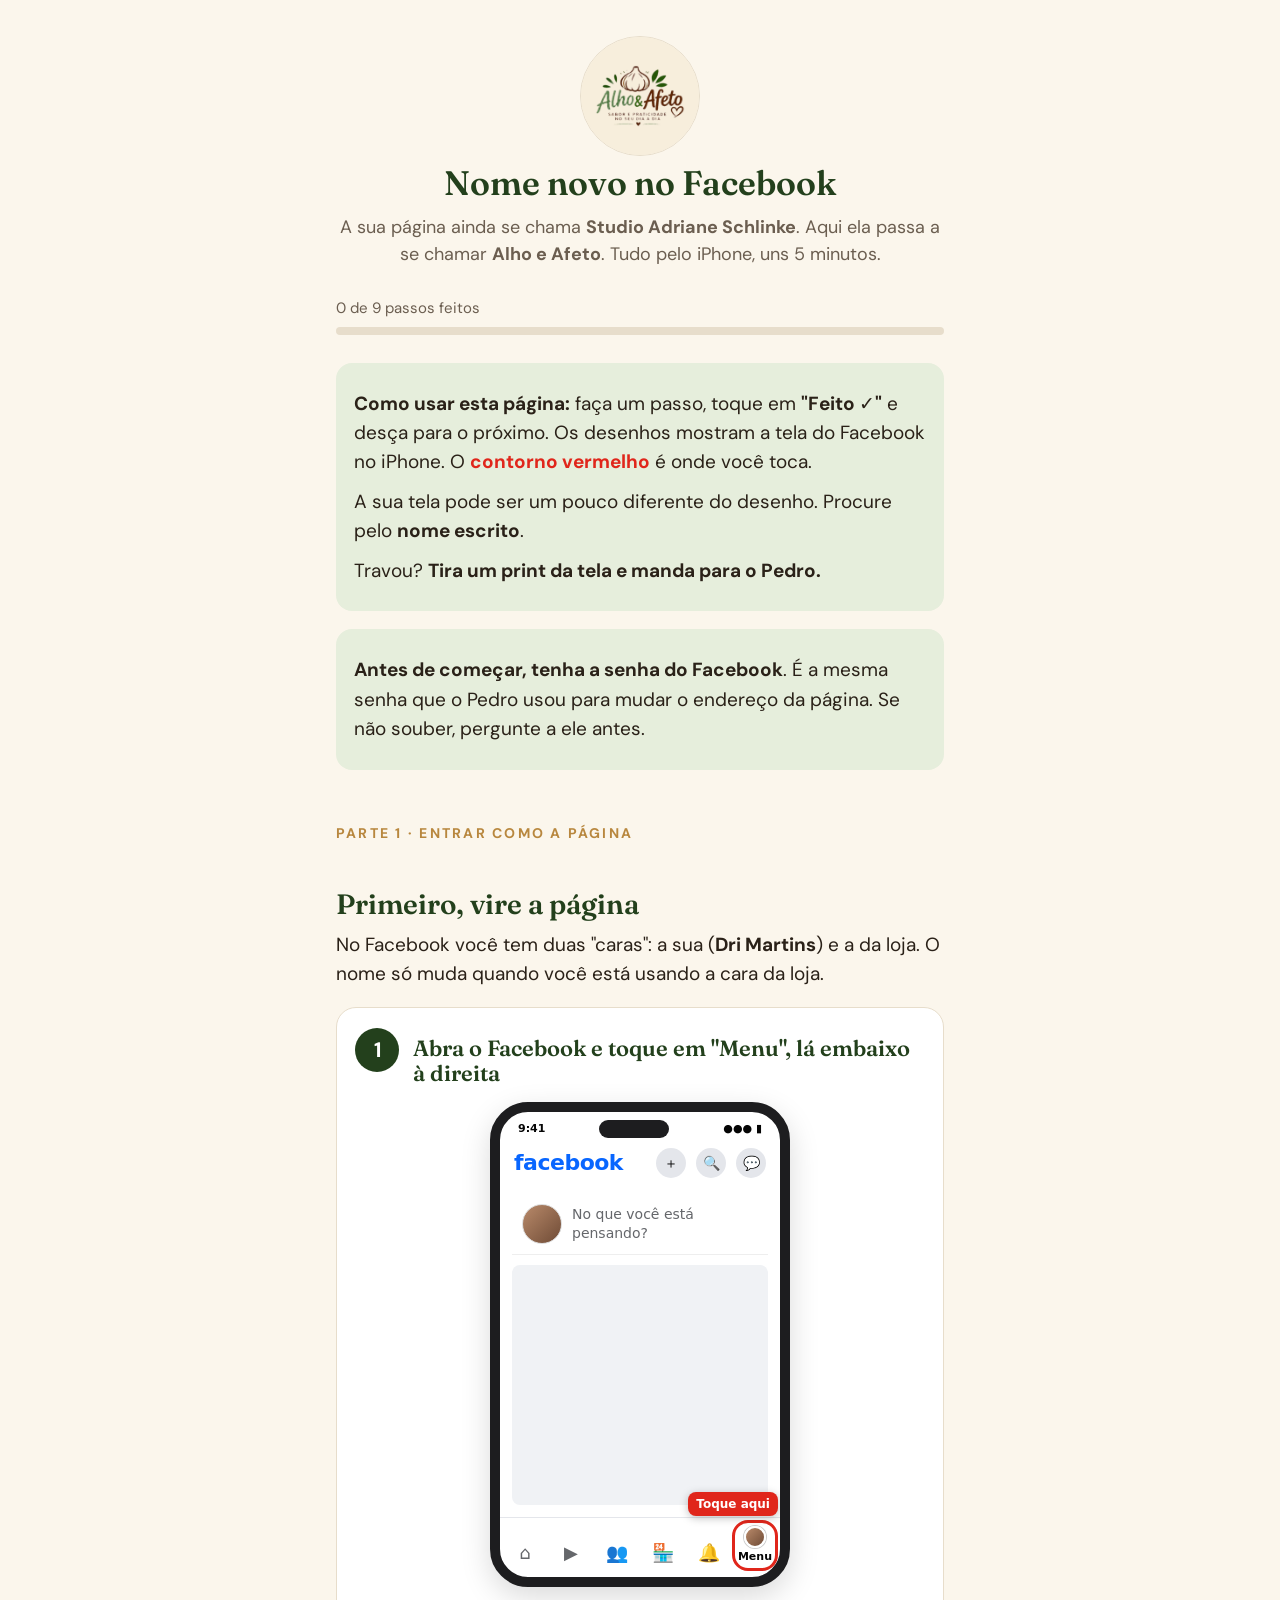
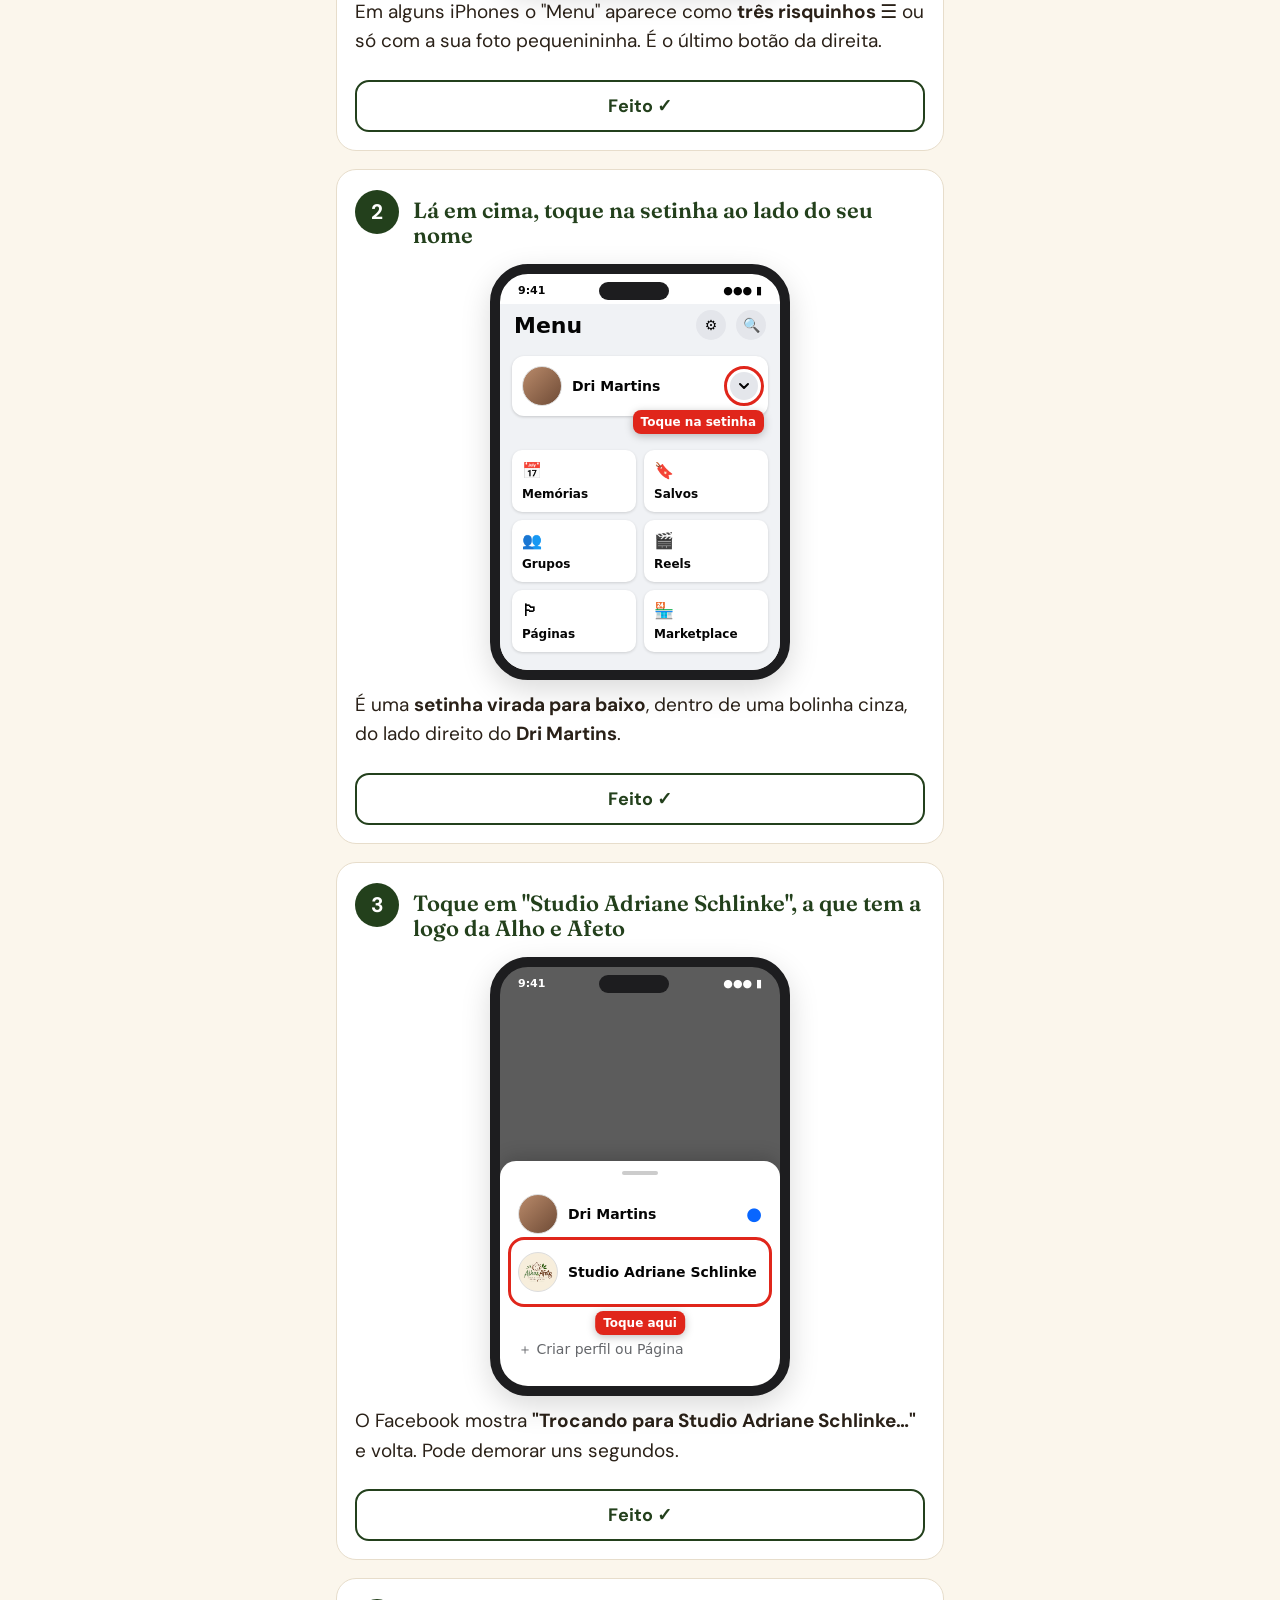
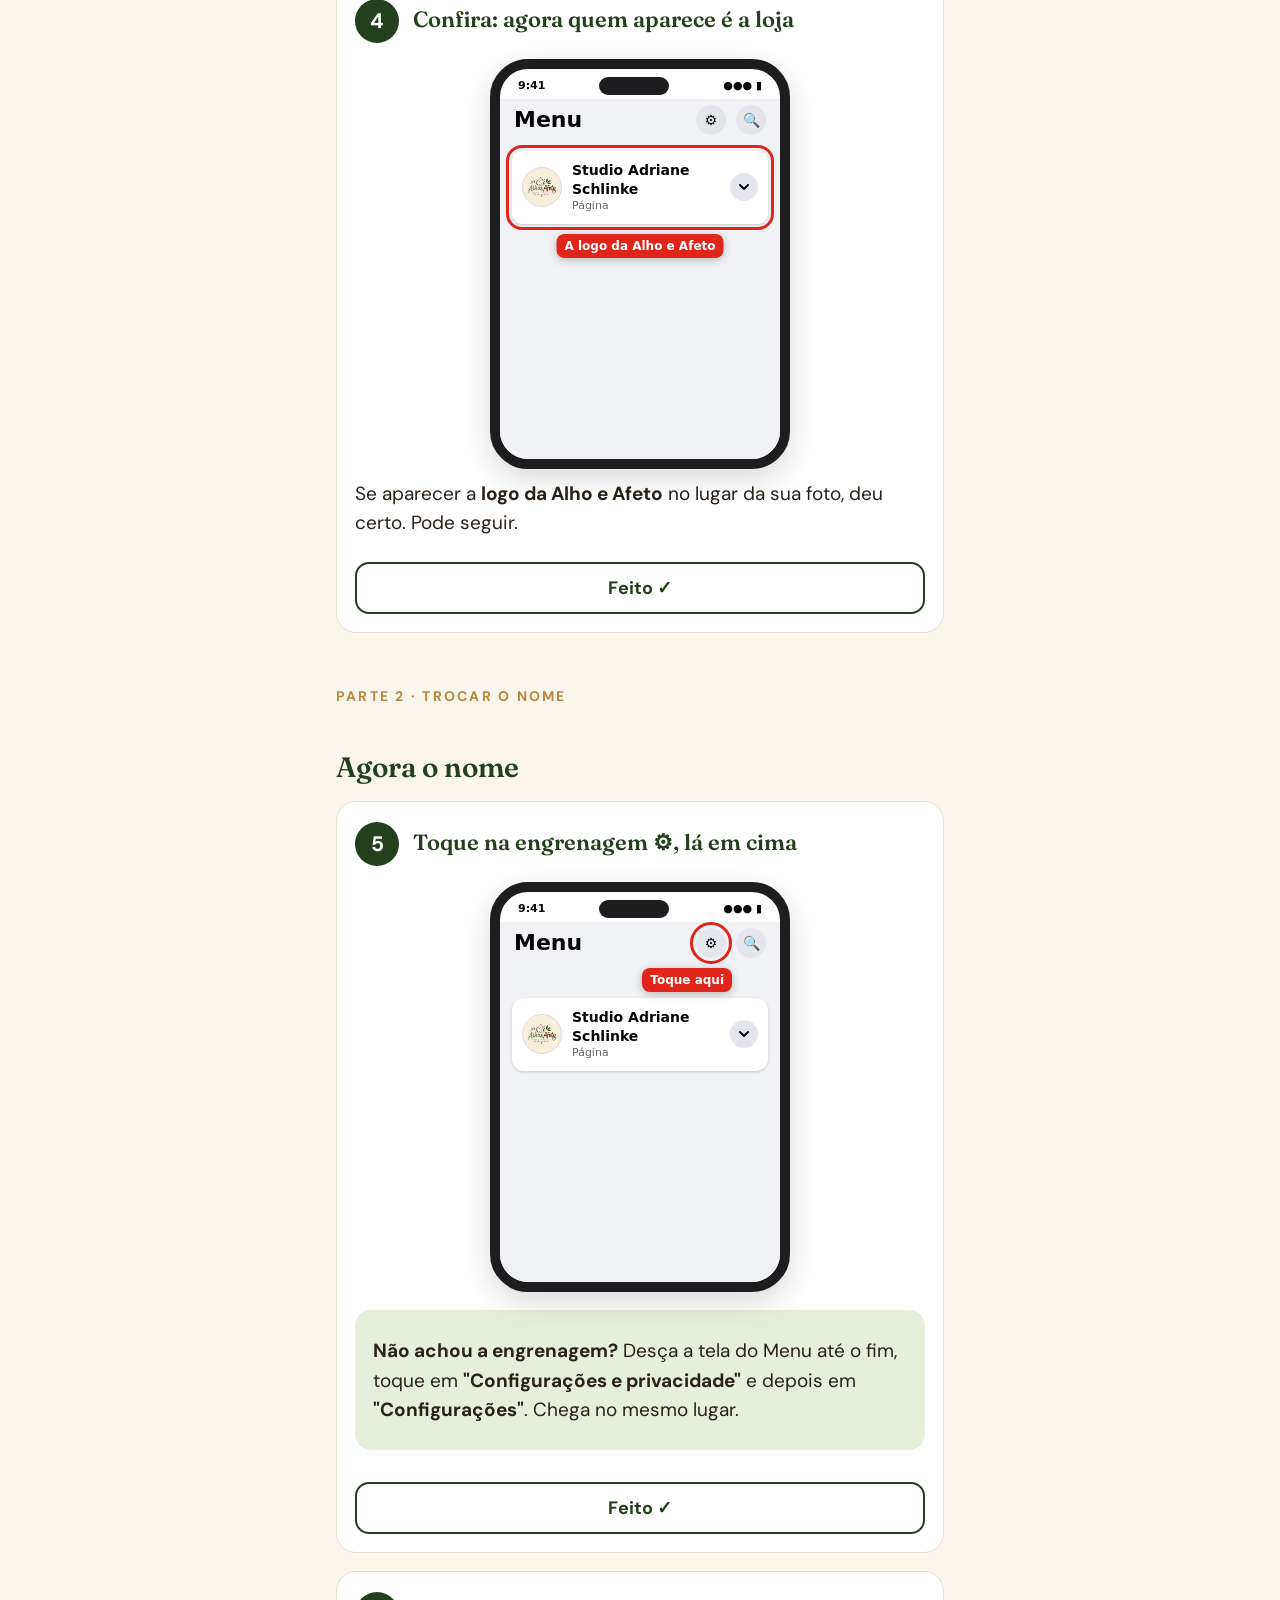
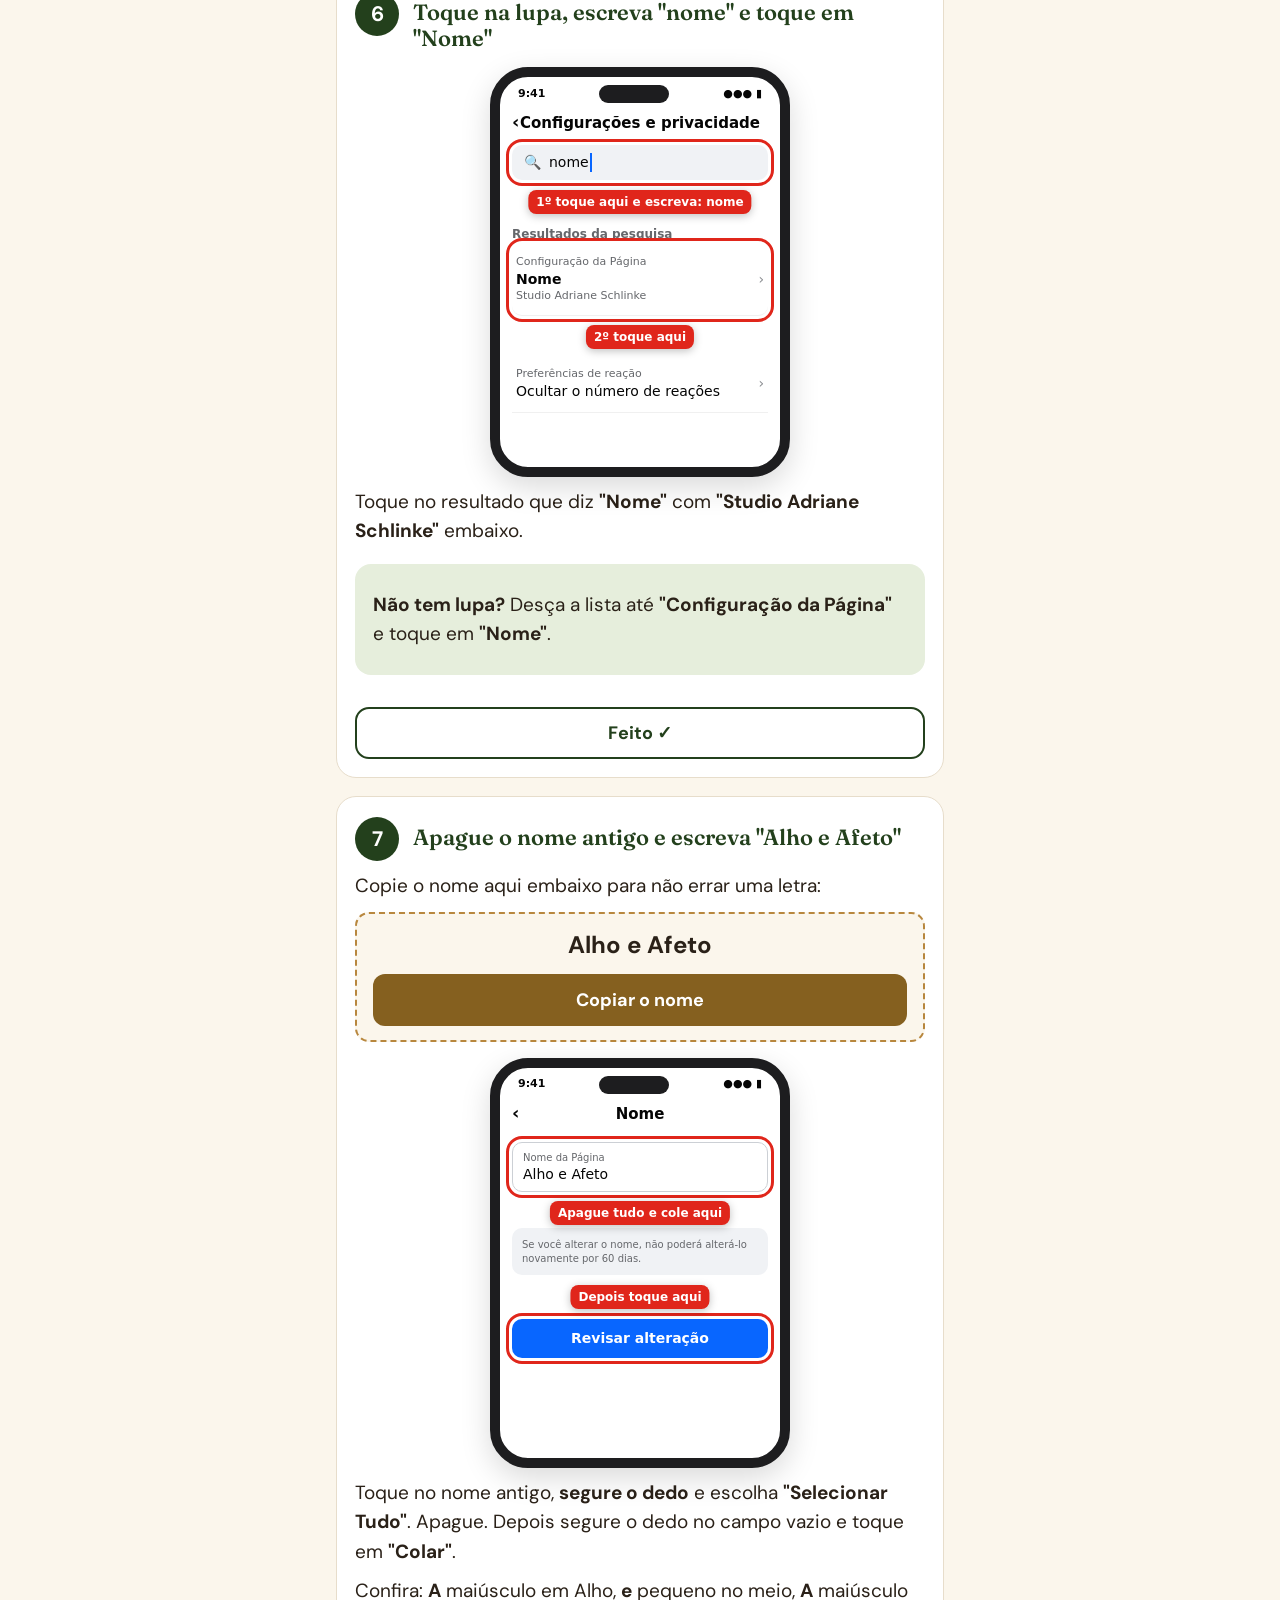
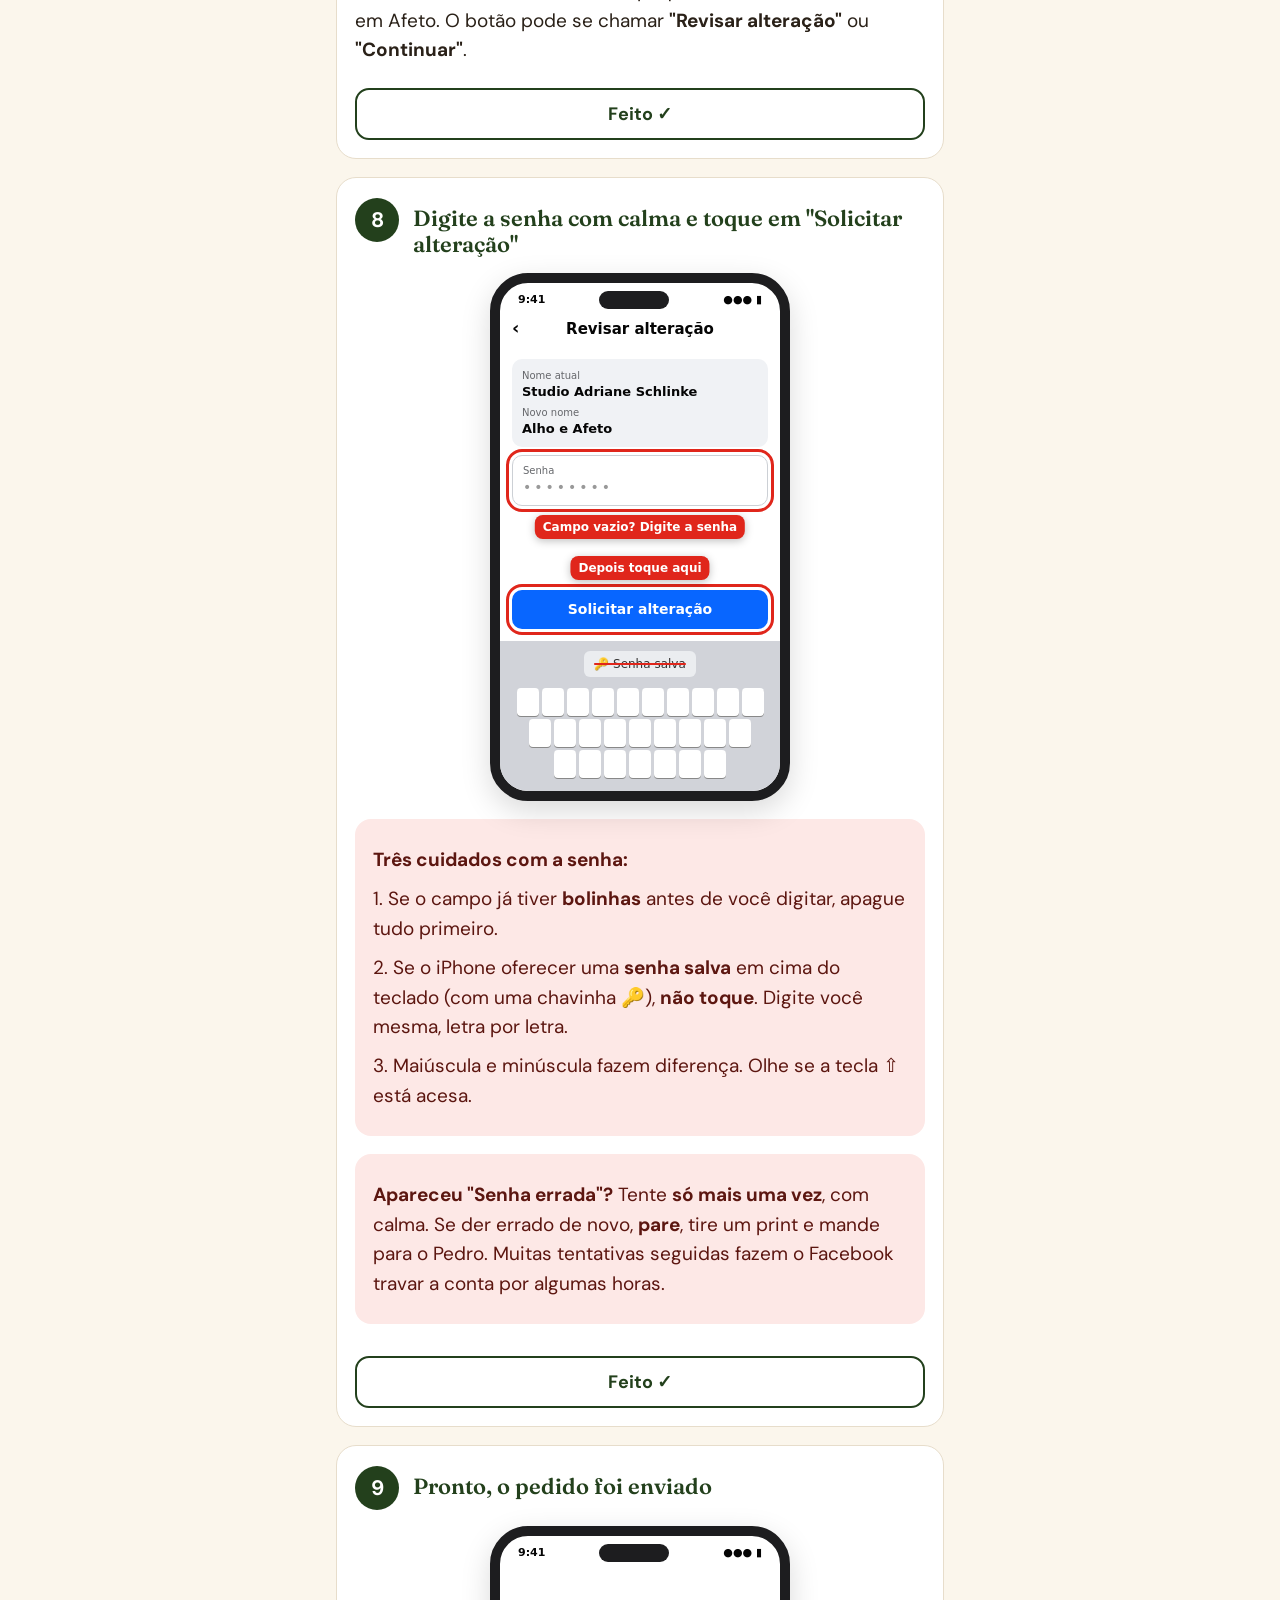
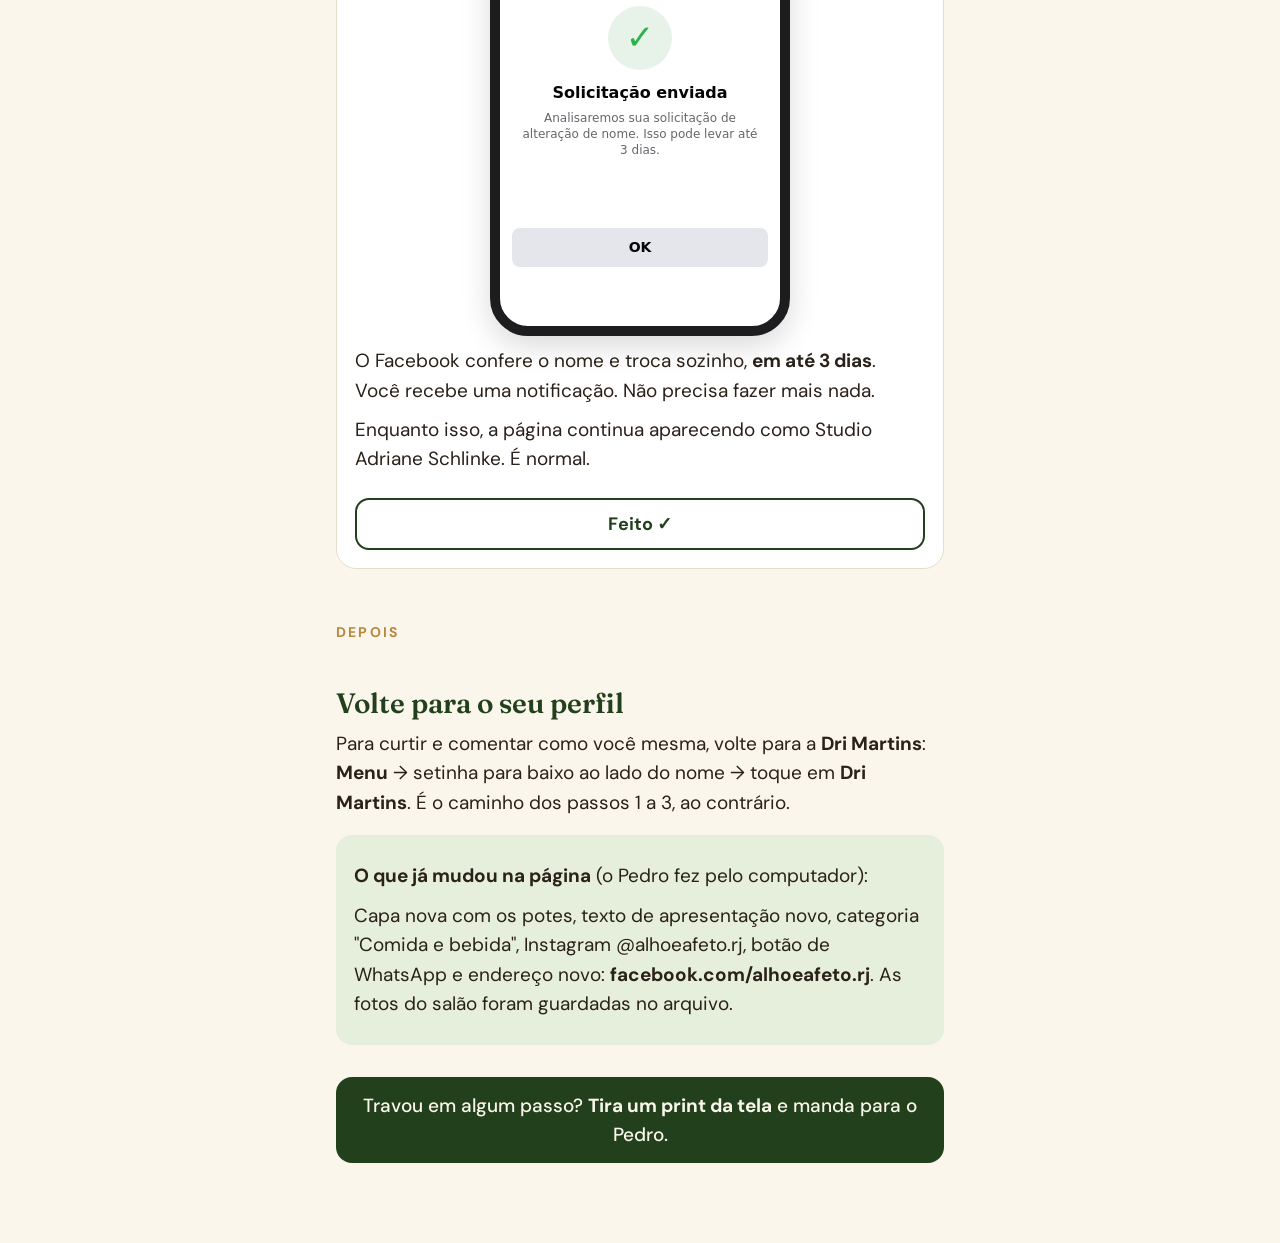
<file: alho-e-afeto/facebook/index.html>
<!doctype html>
<html lang="pt-BR">
<head>
<meta charset="utf-8">
<meta name="viewport" content="width=device-width, initial-scale=1">
<meta name="robots" content="noindex, nofollow">
<meta name="theme-color" content="#1B2915">
<title>Nome novo no Facebook · Alho e Afeto</title>
<meta property="og:title" content="Nome novo no Facebook: Alho e Afeto">
<meta property="og:description" content="Passo a passo no iPhone para a página do Facebook passar a se chamar Alho e Afeto.">
<meta property="og:image" content="https://pedrohmsr94.github.io/carioca-apresentacoes/alho-e-afeto/foto-perfil.png">
<link rel="icon" href="../foto-perfil.png">
<link rel="preconnect" href="https://fonts.googleapis.com">
<link href="https://fonts.googleapis.com/css2?family=DM+Sans:opsz,wght@9..40,400;9..40,500;9..40,700&family=Fraunces:ital,opsz,wght@0,9..144,400;0,9..144,600;1,9..144,400&display=swap" rel="stylesheet">
<style>
:root {
  --fundo: #FBF6EC;
  --cartao: #FFFFFF;
  --texto: #2A2118;
  --suave: #6B5E50;
  --verde: #23401C;
  --verde-claro: #E6EEDC;
  --trigo: #B8873E;
  --alvo: #E0261B;
  --linha: #E7DDCB;
  --fb-azul: #0866FF;
}
@media (prefers-color-scheme: dark) {
  :root:not([data-theme="light"]) {
    --fundo: #17140F; --cartao: #221D16; --texto: #F3EBDD; --suave: #B9AC99;
    --verde: #B9D4A5; --verde-claro: #26331F; --trigo: #E0B571; --linha: #3A3226;
  }
}
:root[data-theme="dark"] {
  --fundo: #17140F; --cartao: #221D16; --texto: #F3EBDD; --suave: #B9AC99;
  --verde: #B9D4A5; --verde-claro: #26331F; --trigo: #E0B571; --linha: #3A3226;
}
* { box-sizing: border-box; }
html { -webkit-text-size-adjust: 100%; }
body { margin: 0; background: var(--fundo); color: var(--texto); font: 400 19px/1.55 'DM Sans', system-ui, sans-serif; }
main { max-width: 640px; margin: 0 auto; padding: 0 16px 80px; }
h1, h2, h3 { font-family: 'Fraunces', Georgia, serif; font-weight: 600; color: var(--verde); line-height: 1.15; margin: 0; }
h1 { font-size: 34px; }
h2 { font-size: 28px; margin: 48px 0 6px; }
h3 { font-size: 22px; }
p { margin: 10px 0; }
strong { font-weight: 700; }
.topo { text-align: center; padding: 36px 0 8px; }
.topo img { width: 120px; height: 120px; border-radius: 50%; border: 1px solid var(--linha); }
.topo p { color: var(--suave); font-size: 18px; }
.aviso { background: var(--verde-claro); border-radius: 16px; padding: 16px 18px; margin: 18px 0; }
.aviso.cuidado { background: #FDE8E6; color: #5C1610; }
@media (prefers-color-scheme: dark) { :root:not([data-theme="light"]) .aviso.cuidado { background: #3D1D19; color: #F6CFCA; } }
:root[data-theme="dark"] .aviso.cuidado { background: #3D1D19; color: #F6CFCA; }
.parte-rot { font: 700 14px/1 'DM Sans'; letter-spacing: .16em; text-transform: uppercase; color: var(--trigo); margin-top: 56px; }

/* passo */
.passo { background: var(--cartao); border: 1px solid var(--linha); border-radius: 20px; padding: 20px 18px 18px; margin: 18px 0; }
.passo-cab { display: flex; gap: 14px; align-items: flex-start; }
.num { flex: none; width: 44px; height: 44px; border-radius: 50%; background: var(--verde); color: #fff; font: 700 21px/44px 'DM Sans'; text-align: center; }
@media (prefers-color-scheme: dark) { :root:not([data-theme="light"]) .num { color: #17140F; } }
:root[data-theme="dark"] .num { color: #17140F; }
.passo-cab h3 { padding-top: 8px; }
.passo.feito { opacity: .55; }
.feito-btn { margin-top: 14px; width: 100%; min-height: 52px; border-radius: 14px; border: 2px solid var(--verde); background: transparent; color: var(--verde); font: 700 18px 'DM Sans'; cursor: pointer; }
.passo.feito .feito-btn { background: var(--verde); color: var(--fundo); }

/* texto para copiar */
.copiar { margin: 12px 0; border: 2px dashed var(--trigo); border-radius: 14px; padding: 14px 16px; background: var(--fundo); }
.copiar pre { margin: 0 0 12px; white-space: pre-wrap; overflow-wrap: anywhere; font: 700 24px/1.4 'DM Sans'; color: var(--texto); text-align: center; }
.copiar button { display: block; width: 100%; min-height: 52px; border: 0; border-radius: 12px; background: #85601F; color: #fff; font: 700 18px 'DM Sans'; cursor: pointer; }
@media (prefers-color-scheme: dark) { :root:not([data-theme="light"]) .copiar button { background: var(--trigo); color: #17140F; } }
:root[data-theme="dark"] .copiar button { background: var(--trigo); color: #17140F; }

/* ── desenho do iPhone com o app do Facebook ─────────────── */
.tela-wrap { display: flex; justify-content: center; margin: 16px 0 6px; }
.tela { width: 100%; max-width: 300px; background: #fff; color: #050505; border: 10px solid #1d1d1f; border-radius: 38px; overflow: hidden; font: 400 13px/1.35 -apple-system, system-ui, 'Segoe UI', sans-serif; box-shadow: 0 10px 30px rgba(0,0,0,.15); position: relative; }
.tela * { font-family: inherit; }
.st { display: flex; justify-content: space-between; align-items: center; padding: 8px 18px 4px; font-size: 11px; font-weight: 600; }
.st .ilha { width: 70px; height: 18px; background: #1d1d1f; border-radius: 10px; }
.miolo { padding: 0 12px 12px; min-height: 360px; }
.fb-top { display: flex; align-items: center; justify-content: space-between; padding: 6px 2px 10px; }
.fb-top b { font-size: 22px; font-weight: 800; }
.fb-top .icos { display: flex; gap: 10px; }
.fb-top .icos span { width: 30px; height: 30px; border-radius: 50%; background: #E4E6EB; display: grid; place-items: center; font-size: 14px; }
.fb-logo { color: var(--fb-azul); font-size: 22px; font-weight: 800; letter-spacing: -.5px; }
.cartao-m { background: #fff; border-radius: 12px; box-shadow: 0 1px 3px rgba(0,0,0,.18); padding: 10px; display: flex; align-items: center; gap: 10px; margin: 6px 0 10px; }
.cartao-m .nome { flex: 1; font-weight: 700; font-size: 14px; }
.cartao-m .nome small { display: block; font-weight: 400; color: #65676B; font-size: 11px; }
.av { width: 40px; height: 40px; border-radius: 50%; background: #ccc center/cover; flex: none; border: 1px solid #ddd; }
.av.dri { background: linear-gradient(135deg, #b98a6a, #6f4b36); }
.av.pg { background-image: url(../foto-perfil.png); background-color: #FBF6EC; }
.seta { width: 28px; height: 28px; border-radius: 50%; background: #E4E6EB; display: grid; place-items: center; font-size: 13px; font-weight: 700; }
.atalhos { display: grid; grid-template-columns: 1fr 1fr; gap: 8px; margin: 6px 0; }
.atalhos div { background: #fff; border-radius: 10px; box-shadow: 0 1px 3px rgba(0,0,0,.15); padding: 10px; font-weight: 600; font-size: 12px; }
.atalhos i { display: block; font-style: normal; font-size: 16px; margin-bottom: 4px; }
.lista-m div { padding: 11px 4px; border-bottom: 1px solid #f0f0f0; display: flex; justify-content: space-between; align-items: center; font-size: 14px; gap: 8px; }
.lista-m div span:last-child { color: #8a8d91; }
.lista-m small { display: block; color: #65676B; font-size: 11px; }
.lista-m .sub { padding-left: 26px; }
.cab-m { text-align: center; font-weight: 700; font-size: 15px; padding: 6px 0 12px; position: relative; }
.cab-m .esq { position: absolute; left: 0; font-size: 18px; line-height: 1; }
.sec-m { color: #65676B; font-size: 12px; font-weight: 700; margin: 12px 0 2px; }
.nav-fb { display: flex; justify-content: space-around; align-items: flex-end; border-top: 1px solid #e4e6eb; padding: 8px 2px 12px; color: #65676B; text-align: center; }
.nav-fb div { display: flex; flex-direction: column; align-items: center; gap: 2px; min-width: 34px; }
.nav-fb i { font-style: normal; font-size: 18px; line-height: 24px; }
.nav-fb .rot { font-size: 11px; font-weight: 700; color: #050505; }
.nav-fb .mini { width: 22px; height: 22px; border-radius: 50%; background: #ccc center/cover; border: 2px solid #fff; box-shadow: 0 0 0 1px #ccc; }
.folha { margin: 14px -12px 0; background: #fff; border-radius: 16px 16px 0 0; box-shadow: 0 -4px 18px rgba(0,0,0,.18); padding: 10px 14px 18px; }
.folha .pega { width: 36px; height: 4px; border-radius: 2px; background: #ccc; margin: 0 auto 10px; }
.folha .linha-p { display: flex; align-items: center; gap: 10px; padding: 9px 4px; font-size: 14px; font-weight: 600; }
.folha .linha-p .ok { margin-left: auto; color: var(--fb-azul); font-size: 18px; }
.escurecido { background: #5c5c5c; }
.escurecido .miolo > .fundo-cinza { opacity: .5; }
.busca-m { background: #F0F2F5; border-radius: 18px; padding: 8px 12px; font-size: 14px; display: flex; gap: 8px; align-items: center; }
.busca-m .cursor { border-right: 2px solid var(--fb-azul); padding-right: 1px; }
.input-m { border: 1px solid #ccd0d5; border-radius: 10px; padding: 8px 10px; font-size: 14px; margin: 6px 0; }
.input-m small { display: block; color: #65676B; font-size: 10px; }
.input-m .pontos { letter-spacing: 3px; color: #999; }
.seta svg { width: 14px; height: 14px; display: block; }
.nav-fb .mini.dri { background: linear-gradient(135deg, #b98a6a, #6f4b36); }
.fb-btn { background: var(--fb-azul); color: #fff; border-radius: 8px; text-align: center; padding: 10px 0; font-weight: 700; font-size: 14px; margin-top: 12px; }
.fb-btn.cinza { background: #E4E6EB; color: #050505; }
.caixa-m { background: #F0F2F5; border-radius: 10px; padding: 10px; font-size: 12px; margin: 8px 0; }
.caixa-m b { font-size: 13px; }
.caixa-m small { color: #65676B; display: block; }
.teclado { margin: 12px -12px -12px; background: #D1D3D9; padding: 6px 4px 10px; }
.teclado .sug { display: flex; justify-content: center; gap: 6px; font-size: 12px; padding: 4px 0 8px; color: #333; }
.teclado .sug span { background: #EBEDF0; border-radius: 6px; padding: 5px 10px; }
.teclado .riscado { text-decoration: line-through; text-decoration-color: var(--alvo); text-decoration-thickness: 2px; }
.teclado .fila { display: flex; justify-content: center; gap: 3px; margin: 3px 0; }
.teclado .fila i { width: 22px; height: 28px; background: #fff; border-radius: 4px; box-shadow: 0 1px 0 #888; }
.feito-m { text-align: center; padding: 40px 6px 10px; }
.feito-m .bola { width: 64px; height: 64px; border-radius: 50%; background: #E7F3E8; color: #2BB24C; font-size: 34px; display: grid; place-items: center; margin: 0 auto 12px; }
.feito-m b { font-size: 16px; display: block; margin-bottom: 6px; }
.feito-m p { font-size: 12px; color: #65676B; margin: 0; }
.legenda-tela { text-align: center; color: var(--suave); font-size: 15px; margin: 6px 0 0; }

/* o círculo vermelho que mostra onde tocar */
.alvo { position: relative; outline: 3px solid var(--alvo); outline-offset: 3px; border-radius: 10px; animation: pulso 1.6s ease-in-out infinite; z-index: 2; }
.alvo-r { border-radius: 50%; }
.alvo::after { content: attr(data-dica); position: absolute; z-index: 3; white-space: nowrap; background: var(--alvo); color: #fff; font: 700 12px/1 system-ui, sans-serif; padding: 6px 8px; border-radius: 8px; box-shadow: 0 2px 8px rgba(0,0,0,.25); }
.d-baixo::after { top: calc(100% + 10px); left: 50%; transform: translateX(-50%); }
.d-cima::after { bottom: calc(100% + 10px); left: 50%; transform: translateX(-50%); }
.d-cima-esq::after { bottom: calc(100% + 10px); right: -6px; }
.d-baixo-esq::after { top: calc(100% + 10px); right: -6px; }
.d-esq::after { right: calc(100% + 10px); top: 50%; transform: translateY(-50%); }
@keyframes pulso { 0%, 100% { outline-color: var(--alvo); } 50% { outline-color: rgba(224, 38, 27, .35); } }
@media (prefers-reduced-motion: reduce) { .alvo { animation: none; } }

.fim { text-align: center; }
.ajuda { margin-top: 32px; background: var(--verde); color: var(--fundo); border-radius: 16px; padding: 14px 16px; text-align: center; font-weight: 500; }
.progresso { position: sticky; top: 0; z-index: 9; background: var(--fundo); padding: 10px 0; font-size: 15px; color: var(--suave); }
.progresso .trilho { height: 8px; border-radius: 4px; background: var(--linha); overflow: hidden; margin-top: 6px; }
.progresso .trilho i { display: block; height: 100%; width: 0; background: var(--verde); transition: width .3s; }
</style>
</head>
<body>
<main>

<header class="topo">
  <img src="../foto-perfil.png" alt="Logo da Alho e Afeto">
  <h1>Nome novo no Facebook</h1>
  <p>A sua página ainda se chama <strong>Studio Adriane Schlinke</strong>. Aqui ela passa a se chamar <strong>Alho e Afeto</strong>. Tudo pelo iPhone, uns 5 minutos.</p>
</header>

<div class="progresso" aria-live="polite"><span id="prog-txt">0 de 9 passos feitos</span><div class="trilho"><i id="prog-barra"></i></div></div>

<div class="aviso">
  <p><strong>Como usar esta página:</strong> faça um passo, toque em <strong>"Feito ✓"</strong> e desça para o próximo. Os desenhos mostram a tela do Facebook no iPhone. O <span style="color:var(--alvo);font-weight:700">contorno vermelho</span> é onde você toca.</p>
  <p>A sua tela pode ser um pouco diferente do desenho. Procure pelo <strong>nome escrito</strong>.</p>
  <p>Travou? <strong>Tira um print da tela e manda para o Pedro.</strong></p>
</div>

<div class="aviso">
  <p><strong>Antes de começar, tenha a senha do Facebook</strong>. É a mesma senha que o Pedro usou para mudar o endereço da página. Se não souber, pergunte a ele antes.</p>
</div>

<!-- ═══════════ PARTE 1 ═══════════ -->
<p class="parte-rot">Parte 1 · Entrar como a página</p>
<h2>Primeiro, vire a página</h2>
<p>No Facebook você tem duas "caras": a sua (<strong>Dri Martins</strong>) e a da loja. O nome só muda quando você está usando a cara da loja.</p>

<section class="passo" data-passo="1">
  <div class="passo-cab"><span class="num">1</span><h3>Abra o Facebook e toque em "Menu", lá embaixo à direita</h3></div>
  <div class="tela-wrap"><div class="tela">
    <div class="st"><span>9:41</span><span class="ilha"></span><span>●●● ▮</span></div>
    <div class="miolo">
      <div class="fb-top"><span class="fb-logo">facebook</span><span class="icos"><span>＋</span><span>🔍</span><span>💬</span></span></div>
      <div class="cartao-m" style="box-shadow:none;border-bottom:1px solid #eee;border-radius:0"><div class="av dri"></div><div class="nome" style="font-weight:400;color:#65676B">No que você está pensando?</div></div>
      <div style="height:240px;background:#F0F2F5;border-radius:8px"></div>
    </div>
    <div class="nav-fb">
      <div><i>⌂</i></div><div><i>▶</i></div><div><i>👥</i></div><div><i>🏪</i></div><div><i>🔔</i></div>
      <div class="alvo d-cima-esq" data-dica="Toque aqui"><span class="mini dri"></span><span class="rot">Menu</span></div>
    </div>
  </div></div>
  <p>Em alguns iPhones o "Menu" aparece como <strong>três risquinhos ☰</strong> ou só com a sua foto pequenininha. É o último botão da direita.</p>
  <button class="feito-btn">Feito ✓</button>
</section>

<section class="passo" data-passo="2">
  <div class="passo-cab"><span class="num">2</span><h3>Lá em cima, toque na setinha ao lado do seu nome</h3></div>
  <div class="tela-wrap"><div class="tela">
    <div class="st"><span>9:41</span><span class="ilha"></span><span>●●● ▮</span></div>
    <div class="miolo" style="background:#F0F2F5;margin:0;padding:0 12px 12px">
      <div class="fb-top"><b>Menu</b><span class="icos"><span>⚙</span><span>🔍</span></span></div>
      <div class="cartao-m"><div class="av dri"></div><div class="nome">Dri Martins</div><div class="seta alvo alvo-r d-baixo-esq" data-dica="Toque na setinha"><svg viewBox="0 0 14 14" aria-hidden="true"><path d="M3 5l4 4 4-4" fill="none" stroke="#050505" stroke-width="2" stroke-linecap="round" stroke-linejoin="round"/></svg></div></div>
      <div class="atalhos" style="margin-top:34px"><div><i>📅</i>Memórias</div><div><i>🔖</i>Salvos</div><div><i>👥</i>Grupos</div><div><i>🎬</i>Reels</div><div><i>🏳</i>Páginas</div><div><i>🏪</i>Marketplace</div></div>
    </div>
  </div></div>
  <p>É uma <strong>setinha virada para baixo</strong>, dentro de uma bolinha cinza, do lado direito do <strong>Dri Martins</strong>.</p>
  <button class="feito-btn">Feito ✓</button>
</section>

<section class="passo" data-passo="3">
  <div class="passo-cab"><span class="num">3</span><h3>Toque em "Studio Adriane Schlinke", a que tem a logo da Alho e Afeto</h3></div>
  <div class="tela-wrap"><div class="tela escurecido">
    <div class="st" style="color:#fff"><span>9:41</span><span class="ilha"></span><span>●●● ▮</span></div>
    <div class="miolo" style="padding:0 12px 0;min-height:auto">
      <div style="height:150px"></div>
      <div class="folha">
        <div class="pega"></div>
        <div class="linha-p"><div class="av dri"></div>Dri Martins<span class="ok">●</span></div>
        <div class="linha-p alvo d-baixo" data-dica="Toque aqui"><div class="av pg"></div>Studio Adriane Schlinke</div>
        <div style="height:30px"></div>
        <div class="linha-p" style="color:#65676B;font-weight:400">＋ Criar perfil ou Página</div>
      </div>
    </div>
  </div></div>
  <p>O Facebook mostra <strong>"Trocando para Studio Adriane Schlinke…"</strong> e volta. Pode demorar uns segundos.</p>
  <button class="feito-btn">Feito ✓</button>
</section>

<section class="passo" data-passo="4">
  <div class="passo-cab"><span class="num">4</span><h3>Confira: agora quem aparece é a loja</h3></div>
  <div class="tela-wrap"><div class="tela">
    <div class="st"><span>9:41</span><span class="ilha"></span><span>●●● ▮</span></div>
    <div class="miolo" style="background:#F0F2F5;margin:0;padding:0 12px 12px">
      <div class="fb-top"><b>Menu</b><span class="icos"><span>⚙</span><span>🔍</span></span></div>
      <div class="cartao-m alvo d-baixo" data-dica="A logo da Alho e Afeto"><div class="av pg"></div><div class="nome">Studio Adriane Schlinke<small>Página</small></div><div class="seta"><svg viewBox="0 0 14 14" aria-hidden="true"><path d="M3 5l4 4 4-4" fill="none" stroke="#050505" stroke-width="2" stroke-linecap="round" stroke-linejoin="round"/></svg></div></div>
      <div style="height:200px"></div>
    </div>
  </div></div>
  <p>Se aparecer a <strong>logo da Alho e Afeto</strong> no lugar da sua foto, deu certo. Pode seguir.</p>
  <button class="feito-btn">Feito ✓</button>
</section>

<!-- ═══════════ PARTE 2 ═══════════ -->
<p class="parte-rot">Parte 2 · Trocar o nome</p>
<h2>Agora o nome</h2>

<section class="passo" data-passo="5">
  <div class="passo-cab"><span class="num">5</span><h3>Toque na engrenagem ⚙, lá em cima</h3></div>
  <div class="tela-wrap"><div class="tela">
    <div class="st"><span>9:41</span><span class="ilha"></span><span>●●● ▮</span></div>
    <div class="miolo" style="background:#F0F2F5;margin:0;padding:0 12px 12px">
      <div class="fb-top"><b>Menu</b><span class="icos"><span class="alvo alvo-r d-baixo-esq" data-dica="Toque aqui">⚙</span><span>🔍</span></span></div>
      <div class="cartao-m" style="margin-top:30px"><div class="av pg"></div><div class="nome">Studio Adriane Schlinke<small>Página</small></div><div class="seta"><svg viewBox="0 0 14 14" aria-hidden="true"><path d="M3 5l4 4 4-4" fill="none" stroke="#050505" stroke-width="2" stroke-linecap="round" stroke-linejoin="round"/></svg></div></div>
      <div style="height:180px"></div>
    </div>
  </div></div>
  <div class="aviso">
    <p><strong>Não achou a engrenagem?</strong> Desça a tela do Menu até o fim, toque em <strong>"Configurações e privacidade"</strong> e depois em <strong>"Configurações"</strong>. Chega no mesmo lugar.</p>
  </div>
  <button class="feito-btn">Feito ✓</button>
</section>

<section class="passo" data-passo="6">
  <div class="passo-cab"><span class="num">6</span><h3>Toque na lupa, escreva "nome" e toque em "Nome"</h3></div>
  <div class="tela-wrap"><div class="tela">
    <div class="st"><span>9:41</span><span class="ilha"></span><span>●●● ▮</span></div>
    <div class="miolo">
      <div class="cab-m"><span class="esq">‹</span>Configurações e privacidade</div>
      <div class="busca-m alvo d-baixo" data-dica="1º toque aqui e escreva: nome">🔍 <span class="cursor">nome</span></div>
      <div class="sec-m" style="margin-top:46px">Resultados da pesquisa</div>
      <div class="lista-m">
        <div class="alvo d-baixo" data-dica="2º toque aqui" style="margin-bottom:40px"><span><small>Configuração da Página</small><b>Nome</b><small>Studio Adriane Schlinke</small></span><span>›</span></div>
        <div><span><small>Preferências de reação</small>Ocultar o número de reações</span><span>›</span></div>
      </div>
    </div>
  </div></div>
  <p>Toque no resultado que diz <strong>"Nome"</strong> com <strong>"Studio Adriane Schlinke"</strong> embaixo.</p>
  <div class="aviso">
    <p><strong>Não tem lupa?</strong> Desça a lista até <strong>"Configuração da Página"</strong> e toque em <strong>"Nome"</strong>.</p>
  </div>
  <button class="feito-btn">Feito ✓</button>
</section>

<section class="passo" data-passo="7">
  <div class="passo-cab"><span class="num">7</span><h3>Apague o nome antigo e escreva "Alho e Afeto"</h3></div>
  <p>Copie o nome aqui embaixo para não errar uma letra:</p>
  <div class="copiar">
    <pre id="t-nome">Alho e Afeto</pre>
    <button data-copiar="t-nome">Copiar o nome</button>
  </div>
  <div class="tela-wrap"><div class="tela">
    <div class="st"><span>9:41</span><span class="ilha"></span><span>●●● ▮</span></div>
    <div class="miolo">
      <div class="cab-m"><span class="esq">‹</span>Nome</div>
      <div class="input-m alvo d-baixo" data-dica="Apague tudo e cole aqui"><small>Nome da Página</small>Alho e Afeto</div>
      <div class="caixa-m" style="margin-top:36px"><small>Se você alterar o nome, não poderá alterá-lo novamente por 60 dias.</small></div>
      <div class="fb-btn alvo d-cima" data-dica="Depois toque aqui" style="margin-top:44px">Revisar alteração</div>
    </div>
  </div></div>
  <p>Toque no nome antigo, <strong>segure o dedo</strong> e escolha <strong>"Selecionar Tudo"</strong>. Apague. Depois segure o dedo no campo vazio e toque em <strong>"Colar"</strong>.</p>
  <p>Confira: <strong>A</strong> maiúsculo em Alho, <strong>e</strong> pequeno no meio, <strong>A</strong> maiúsculo em Afeto. O botão pode se chamar <strong>"Revisar alteração"</strong> ou <strong>"Continuar"</strong>.</p>
  <button class="feito-btn">Feito ✓</button>
</section>

<section class="passo" data-passo="8">
  <div class="passo-cab"><span class="num">8</span><h3>Digite a senha com calma e toque em "Solicitar alteração"</h3></div>
  <div class="tela-wrap"><div class="tela">
    <div class="st"><span>9:41</span><span class="ilha"></span><span>●●● ▮</span></div>
    <div class="miolo">
      <div class="cab-m"><span class="esq">‹</span>Revisar alteração</div>
      <div class="caixa-m"><small>Nome atual</small><b>Studio Adriane Schlinke</b><small style="margin-top:6px">Novo nome</small><b>Alho e Afeto</b></div>
      <div class="input-m alvo d-baixo" data-dica="Campo vazio? Digite a senha"><small>Senha</small><span class="pontos">••••••••</span></div>
      <div class="fb-btn alvo d-cima" data-dica="Depois toque aqui" style="margin-top:84px">Solicitar alteração</div>
      <div class="teclado">
        <div class="sug"><span class="riscado">🔑 Senha salva</span></div>
        <div class="fila"><i></i><i></i><i></i><i></i><i></i><i></i><i></i><i></i><i></i><i></i></div>
        <div class="fila"><i></i><i></i><i></i><i></i><i></i><i></i><i></i><i></i><i></i></div>
        <div class="fila"><i></i><i></i><i></i><i></i><i></i><i></i><i></i></div>
      </div>
    </div>
  </div></div>
  <div class="aviso cuidado">
    <p><strong>Três cuidados com a senha:</strong></p>
    <p>1. Se o campo já tiver <strong>bolinhas</strong> antes de você digitar, apague tudo primeiro.</p>
    <p>2. Se o iPhone oferecer uma <strong>senha salva</strong> em cima do teclado (com uma chavinha 🔑), <strong>não toque</strong>. Digite você mesma, letra por letra.</p>
    <p>3. Maiúscula e minúscula fazem diferença. Olhe se a tecla ⇧ está acesa.</p>
  </div>
  <div class="aviso cuidado">
    <p><strong>Apareceu "Senha errada"?</strong> Tente <strong>só mais uma vez</strong>, com calma. Se der errado de novo, <strong>pare</strong>, tire um print e mande para o Pedro. Muitas tentativas seguidas fazem o Facebook travar a conta por algumas horas.</p>
  </div>
  <button class="feito-btn">Feito ✓</button>
</section>

<section class="passo" data-passo="9">
  <div class="passo-cab"><span class="num">9</span><h3>Pronto, o pedido foi enviado</h3></div>
  <div class="tela-wrap"><div class="tela">
    <div class="st"><span>9:41</span><span class="ilha"></span><span>●●● ▮</span></div>
    <div class="miolo">
      <div class="feito-m">
        <div class="bola">✓</div>
        <b>Solicitação enviada</b>
        <p>Analisaremos sua solicitação de alteração de nome. Isso pode levar até 3 dias.</p>
      </div>
      <div class="fb-btn cinza" style="margin-top:60px">OK</div>
    </div>
  </div></div>
  <p>O Facebook confere o nome e troca sozinho, <strong>em até 3 dias</strong>. Você recebe uma notificação. Não precisa fazer mais nada.</p>
  <p>Enquanto isso, a página continua aparecendo como Studio Adriane Schlinke. É normal.</p>
  <button class="feito-btn">Feito ✓</button>
</section>

<!-- ═══════════ DEPOIS ═══════════ -->
<p class="parte-rot">Depois</p>
<h2>Volte para o seu perfil</h2>
<p>Para curtir e comentar como você mesma, volte para a <strong>Dri Martins</strong>: <strong>Menu</strong> → setinha para baixo ao lado do nome → toque em <strong>Dri Martins</strong>. É o caminho dos passos 1 a 3, ao contrário.</p>

<div class="aviso">
  <p><strong>O que já mudou na página</strong> (o Pedro fez pelo computador):</p>
  <p>Capa nova com os potes, texto de apresentação novo, categoria "Comida e bebida", Instagram @alhoeafeto.rj, botão de WhatsApp e endereço novo: <strong>facebook.com/alhoeafeto.rj</strong>. As fotos do salão foram guardadas no arquivo.</p>
</div>

<div class="ajuda">Travou em algum passo? <strong>Tira um print da tela</strong> e manda para o Pedro.</div>

</main>
<script>
(function () {
  var total = document.querySelectorAll('.passo').length;
  var chave = 'alho-e-afeto-guia-facebook-feitos';
  var feitos = {};
  try { feitos = JSON.parse(localStorage.getItem(chave) || '{}'); } catch (e) { feitos = {}; }
  function salvar() { try { localStorage.setItem(chave, JSON.stringify(feitos)); } catch (e) {} }
  function atualizar() {
    var n = 0;
    document.querySelectorAll('.passo').forEach(function (p) {
      var on = !!feitos[p.dataset.passo];
      p.classList.toggle('feito', on);
      p.querySelector('.feito-btn').textContent = on ? 'Feito ✓ (toque para desfazer)' : 'Feito ✓';
      if (on) n++;
    });
    document.getElementById('prog-txt').textContent = n + ' de ' + total + ' passos feitos';
    document.getElementById('prog-barra').style.width = (100 * n / total) + '%';
  }
  document.querySelectorAll('.feito-btn').forEach(function (b) {
    b.addEventListener('click', function () {
      var p = b.closest('.passo'); var id = p.dataset.passo;
      feitos[id] = !feitos[id]; salvar(); atualizar();
      if (feitos[id]) { var prox = p.nextElementSibling; while (prox && !prox.classList.contains('passo')) prox = prox.nextElementSibling;
        if (prox) prox.scrollIntoView({ behavior: 'smooth', block: 'start' }); }
    });
  });
  document.querySelectorAll('[data-copiar]').forEach(function (b) {
    b.addEventListener('click', function () {
      var texto = document.getElementById(b.dataset.copiar).textContent;
      var original = b.textContent;
      function ok() { b.textContent = 'Copiado ✓ agora é só colar'; setTimeout(function () { b.textContent = original; }, 2500); }
      if (navigator.clipboard && window.isSecureContext) {
        navigator.clipboard.writeText(texto).then(ok, function () { reserva(texto); ok(); });
      } else { reserva(texto); ok(); }
    });
  });
  function reserva(texto) {
    var t = document.createElement('textarea'); t.value = texto; t.setAttribute('readonly', '');
    t.style.position = 'fixed'; t.style.opacity = '0'; document.body.appendChild(t);
    t.select(); t.setSelectionRange(0, 99999);
    try { document.execCommand('copy'); } catch (e) {}
    document.body.removeChild(t);
  }
  atualizar();
})();
</script>
</body>
</html>
</file>
<file: fabrica-site/estilo.css>
/* Fábrica de Barbeiros · a página é um degradê: do preto do pente 0 ao papel do certificado.
   Um mundo só, sem tema escuro do sistema: cada seção define fundo e texto. */
:root {
  --preto: #0B0B0C;
  --carvao: #141416;
  --grafite: #222327;
  --aco-claro: #B1B4BA;
  --aco-texto: #8E9198;
  --nevoa: #D9DADD;
  --papel: #F1F0EB;
  --papel-2: #E7E5DE;
  --papel-folha: #FBFAF6;
  --tinta: #121214;
  --tinta-2: #45474D;
  --vermelho: #C8102E;
  --vermelho-escuro: #A20D25;
  --vermelho-claro: #FF4E66;
  --ouro: #CDA650;
  --couro: #0F0E0D;
  --linha-escura: rgba(255, 255, 255, .12);
  --linha-clara: rgba(18, 18, 20, .14);
  --display: "Big Shoulders Display", "Archivo", "Arial Narrow", sans-serif;
  --corpo: "Archivo", "Segoe UI", Roboto, Helvetica, Arial, sans-serif;
  --roteiro: "Pinyon Script", "Segoe Script", cursive;
  --lado: max(clamp(20px, 5vw, 100px), env(safe-area-inset-left, 0px));
  --lado-d: max(clamp(20px, 5vw, 100px), env(safe-area-inset-right, 0px));
  /* fundo de ponta a ponta, conteúdo até 1320px no meio */
  --largura: 1320px;
  --miolo: max(var(--lado), calc((100% - var(--largura)) / 2));
  --miolo-d: max(var(--lado-d), calc((100% - var(--largura)) / 2));
  --sai: cubic-bezier(.16, 1, .3, 1);
  color-scheme: dark;
}

*, *::before, *::after { box-sizing: border-box; }
html { scroll-behavior: smooth; -webkit-text-size-adjust: 100%; scrollbar-color: #3A3C41 var(--preto); }
body {
  margin: 0;
  background: var(--preto);
  color: #EDEDEE;
  font-family: var(--corpo);
  font-size: 1.0625rem;
  line-height: 1.6;
  -webkit-font-smoothing: antialiased;
  caret-color: var(--vermelho);
  accent-color: var(--vermelho);
}
::selection { background: var(--vermelho); color: #fff; }
img, video, canvas { display: block; max-width: 100%; }
/* largura e altura no HTML só reservam o espaço; a proporção vem do CSS */
img { height: auto; }
a { color: inherit; text-underline-offset: .22em; }
:focus-visible { outline: 2px solid var(--vermelho-claro); outline-offset: 3px; border-radius: 2px; }
button { font: inherit; color: inherit; cursor: pointer; }
[hidden] { display: none !important; }
.visualmente-oculto { position: absolute; width: 1px; height: 1px; overflow: hidden; clip: rect(0 0 0 0); white-space: nowrap; }

/* ------------------------------------------------------------ botões */
.botao {
  display: inline-flex; align-items: center; justify-content: center; gap: .6em;
  min-height: 52px; padding: .85rem 1.45rem;
  border: 0; border-radius: 3px;
  font-family: var(--corpo); font-weight: 650; font-size: 1rem; letter-spacing: .005em;
  text-decoration: none; white-space: nowrap;
  transition: background-color .25s var(--sai), color .25s var(--sai), transform .25s var(--sai), box-shadow .25s var(--sai);
}
.botao:active { transform: translateY(1px); }
.botao--vermelho { background: var(--vermelho); color: #fff; }
.botao--vermelho:hover { background: var(--vermelho-escuro); }
.botao--vazado { background: transparent; color: #fff; box-shadow: inset 0 0 0 1.5px rgba(255, 255, 255, .55); }
.botao--vazado:hover { box-shadow: inset 0 0 0 1.5px #fff; background: rgba(255, 255, 255, .06); }
.botao--tinta { background: transparent; color: var(--tinta); box-shadow: inset 0 0 0 1.5px var(--tinta); }
.botao--tinta:hover { background: var(--tinta); color: var(--papel); }
.botao--curto { min-height: 42px; padding: .55rem 1rem; font-size: .92rem; }
.botao--grande { min-height: 62px; padding: 1rem 2rem; font-size: 1.12rem; }
.link-acao {
  background: none; border: 0; padding: .35rem 0; color: var(--vermelho-claro);
  font-weight: 650; font-size: .95rem; text-decoration: underline; text-decoration-thickness: 1px;
}
.link-acao:hover { color: #fff; }

/* ------------------------------------------------------------ tipografia */
.titulo-secao {
  font-family: var(--display); font-weight: 800; text-transform: uppercase;
  font-size: clamp(2.3rem, 5.2vw, 4.4rem); line-height: 1.1; letter-spacing: .005em;
  margin: 0; text-wrap: balance;
}
main section[id] { scroll-margin-top: 72px; }
.titulo-secao--tinta { color: var(--tinta); }
.texto-claro { color: var(--aco-claro); max-width: 52ch; margin: 0; }

/* ------------------------------------------------------------ topo */
.topo {
  position: fixed; inset: 0 0 auto; z-index: 40;
  display: flex; align-items: center; gap: 24px;
  padding: calc(10px + env(safe-area-inset-top, 0px)) var(--miolo-d) 18px var(--miolo);
  color: #fff;
  background: linear-gradient(rgba(8, 8, 9, .72), rgba(8, 8, 9, 0));
  transition: background-color .35s var(--sai), box-shadow .35s var(--sai);
}
.topo.is-solido { background: rgba(11, 11, 12, .95); box-shadow: 0 1px 0 var(--linha-escura); padding-bottom: 10px; }
/* um botão de ação por vez. No computador o do topo basta e o flutuante nem aparece;
   no celular, depois do filme, o flutuante (perto do polegar) assume e o do topo sai */
.topo > .botao { transition: opacity .3s var(--sai), visibility 0s; }
@media (min-width: 901px) { .chamar { display: none !important; } }
@media (max-width: 900px) {
  .topo.sem-acao > .botao { opacity: 0; visibility: hidden; transition: opacity .3s var(--sai), visibility 0s .3s; }
}
.marca { display: flex; align-items: center; gap: 12px; text-decoration: none; margin-right: auto; }
.marca img { width: 40px; height: 40px; border-radius: 50%; }
.marca span { font-family: var(--display); font-weight: 800; text-transform: uppercase; font-size: 1.25rem; letter-spacing: .03em; }
.menu { display: flex; gap: 22px; }
.menu a { text-decoration: none; font-size: .95rem; color: #E2E3E6; transition: color .2s; }
.menu a:hover { color: #fff; }
@media (max-width: 900px) { .menu { display: none; } }
@media (max-width: 420px) { .marca span { display: none; } }

/* ------------------------------------------------------------ o filme */
.filme { position: relative; height: 520vh; background: var(--preto); }
.filme__palco { position: sticky; top: 0; height: 100vh; height: 100svh; overflow: hidden; }
.filme__poster, .filme__tela { position: absolute; inset: 0; width: 100%; height: 100%; object-fit: cover; }
.filme__tela { opacity: 0; transition: opacity .4s ease; }
.filme.is-viva .filme__tela { opacity: 1; }
.filme__veu {
  position: absolute; inset: 0; pointer-events: none;
  background:
    linear-gradient(to top, rgba(8, 8, 9, .92) 0%, rgba(8, 8, 9, .55) 34%, rgba(8, 8, 9, 0) 62%),
    linear-gradient(to right, rgba(8, 8, 9, .55) 0%, rgba(8, 8, 9, 0) 55%);
}
.filme__capitulos { position: absolute; left: var(--miolo); right: calc(var(--miolo-d) + 112px); bottom: max(56px, calc(28px + env(safe-area-inset-bottom, 0px))); max-width: 760px; }
.capitulo {
  position: absolute; left: 0; bottom: 0; width: 100%;
  opacity: 0; transform: translateY(18px); filter: blur(6px);
  transition: opacity .7s var(--sai), transform .9s var(--sai), filter .7s var(--sai);
  pointer-events: none;
}
.capitulo.is-ativo { opacity: 1; transform: none; filter: none; pointer-events: auto; }
.titulo-filme {
  font-family: var(--display); font-weight: 900; text-transform: uppercase;
  font-size: clamp(3.4rem, 9vw, 6rem); line-height: 1; letter-spacing: .005em;
  margin: 0 0 18px; color: #fff; text-wrap: balance;
}
/* caixa-alta com acento (Á, Ê, Ç): abaixo de 1 o acento encosta na linha de cima */
.titulo-capitulo {
  font-family: var(--display); font-weight: 800; text-transform: uppercase;
  font-size: clamp(2.4rem, 6vw, 4.6rem); line-height: 1.06; margin: 0 0 14px; color: #fff; text-wrap: balance;
}
.filme__texto { font-size: clamp(1.02rem, 1.6vw, 1.22rem); color: #E4E4E6; max-width: 44ch; margin: 0; }
.filme__acoes { display: flex; flex-wrap: wrap; gap: 12px; margin-top: 24px; }
.filme__prova { display: flex; align-items: center; gap: 10px; flex-wrap: wrap; margin: 20px 0 0; font-size: .95rem; color: var(--aco-claro); }
.filme__prova strong { color: #fff; }
.estrelas {
  --estrela: url("data:image/svg+xml,%3Csvg xmlns='http://www.w3.org/2000/svg' viewBox='0 0 110 20'%3E%3Cg fill='%23000'%3E%3Cpath id='e' d='M10 1.5l2.6 5.6 6.1.7-4.5 4.2 1.2 6-5.4-3-5.4 3 1.2-6L1.3 7.8l6.1-.7z'/%3E%3Cuse href='%23e' x='22'/%3E%3Cuse href='%23e' x='44'/%3E%3Cuse href='%23e' x='66'/%3E%3Cuse href='%23e' x='88'/%3E%3C/g%3E%3C/svg%3E");
  display: inline-block; width: 88px; height: 16px; background: currentColor;
  -webkit-mask: var(--estrela) no-repeat center / contain; mask: var(--estrela) no-repeat center / contain;
}
.filme__prova .estrelas { color: #fff; }
.estrelas--grande { width: 150px; height: 28px; }

.regua {
  --p: 0;
  position: absolute; right: var(--miolo-d); top: 50%; transform: translateY(-50%);
  list-style: none; margin: 0; padding: 0 0 0 18px; height: min(56vh, 420px);
  display: flex; flex-direction: column; justify-content: space-between;
  border-left: 1px solid rgba(255, 255, 255, .22);
}
.regua::before {
  content: ""; position: absolute; left: -1px; top: 0; width: 2px; height: calc(var(--p) * 100%);
  background: var(--vermelho); transition: height .2s linear;
}
.regua li { position: relative; display: grid; grid-template-columns: auto auto; align-items: baseline; gap: 8px; color: rgba(255, 255, 255, .42); transition: color .4s var(--sai); }
.regua li::before { content: ""; position: absolute; left: -18px; top: 50%; width: 10px; height: 1px; background: currentColor; }
.regua b { font-family: var(--display); font-weight: 800; font-size: 1.6rem; line-height: 1; }
.regua span { font-size: .78rem; letter-spacing: .04em; font-variant-numeric: tabular-nums; }
.regua li.is-ativo { color: #fff; }
.regua li.is-ativo::before { background: var(--vermelho); width: 14px; }
.filme__rolar {
  position: absolute; left: 50%; bottom: 18px; transform: translateX(-50%);
  font-size: .72rem; letter-spacing: .3em; text-transform: uppercase; color: rgba(255, 255, 255, .55);
  padding-bottom: 26px; transition: opacity .4s;
}
.filme__rolar::after { content: ""; position: absolute; left: 50%; bottom: 0; width: 1px; height: 20px; background: rgba(255, 255, 255, .55); animation: desce 1.8s var(--sai) infinite; }
@keyframes desce { from { transform: scaleY(0); transform-origin: top; } 50% { transform: scaleY(1); transform-origin: top; } 51% { transform-origin: bottom; } to { transform: scaleY(0); transform-origin: bottom; } }
.filme.passou-inicio .filme__rolar { opacity: 0; }
@media (max-width: 720px) {
  .regua { display: none; }
  .filme__capitulos { right: var(--miolo-d); bottom: max(40px, calc(20px + env(safe-area-inset-bottom, 0px))); }
  .filme__rolar { display: none; }
}

.filme__estatico { display: none; }
.filme.is-estatico { height: auto; }
.filme.is-estatico .filme__palco { position: relative; }
.filme.is-estatico .filme__estatico { display: grid; grid-template-columns: repeat(auto-fit, minmax(240px, 1fr)); gap: 4px; }
.filme.is-estatico .filme__estatico img { aspect-ratio: 16 / 9; object-fit: cover; width: 100%; }
.filme.is-estatico .capitulo { position: relative; opacity: 1; transform: none; filter: none; margin-bottom: 28px; }
.filme.is-estatico .capitulo:not(:first-child) { display: none; }

/* ------------------------------------------------------------ faixas de degradê */
.faixa { position: relative; height: 150px; }
.faixa span {
  position: absolute; left: var(--miolo); bottom: 18px;
  font-size: .78rem; letter-spacing: .14em; text-transform: uppercase; color: #8C8F95;
  padding-left: 54px;
}
.faixa span::before {
  content: ""; position: absolute; left: 0; top: 50%; width: 44px; height: 10px; transform: translateY(-50%);
  background: repeating-linear-gradient(90deg, currentColor 0 1px, transparent 1px 6px);
}
.faixa--1 { background: linear-gradient(var(--preto), var(--carvao)); }
.faixa--2 { background: linear-gradient(var(--carvao), var(--grafite)); }
.faixa--3 { height: 260px; background: linear-gradient(var(--grafite) 0%, #5D6066 38%, #B9BABC 70%, var(--papel) 100%); }
.faixa--4 { height: 260px; background: linear-gradient(var(--couro) 0%, #3B3A39 34%, #A7A6A2 70%, var(--papel) 100%); }
.faixa--3 span, .faixa--4 span { top: 22px; bottom: auto; color: var(--nevoa); padding-block: 2px; padding-right: 8px; }
.faixa--3 span { background: var(--grafite); }
.faixa--4 span { background: var(--couro); }

/* ------------------------------------------------------------ gente de verdade */
.real { background: var(--carvao); color: #EDEDEE; padding-block: 80px 150px; padding-inline: var(--miolo) var(--miolo-d); }
.real__topo { display: grid; grid-template-columns: minmax(0, 1.2fr) minmax(0, 1fr); gap: 40px; align-items: end; margin: 0 0 56px; }
.tira { list-style: none; margin: 0; padding: 0; display: grid; grid-template-columns: repeat(3, minmax(0, 1fr)); gap: 22px; }
.tira__item video { width: 100%; aspect-ratio: 4 / 5; object-fit: cover; background: #0E0E10; border-radius: 2px; }
/* a coluna do meio inteira desce: dentro dela o espaço entre vídeo e legenda não muda */
.tira__item--alto { transform: translateY(56px); }
.tira__item p { display: flex; justify-content: space-between; gap: 12px; margin: 12px 0 0; font-size: .95rem; }
.tira__item b { font-weight: 600; color: #fff; }
.tira__item span { color: var(--aco-texto); font-variant-numeric: tabular-nums; }
@media (max-width: 860px) {
  .real__topo { grid-template-columns: minmax(0, 1fr); gap: 18px; }
  .tira { display: flex; overflow-x: auto; scroll-snap-type: x mandatory; gap: 14px; padding-bottom: 12px; margin-inline: calc(var(--lado) * -1) calc(var(--lado-d) * -1); padding-inline: var(--lado) var(--lado-d); scroll-padding-inline: var(--lado) var(--lado-d); scrollbar-width: thin; }
  .tira__item { flex: 0 0 72%; scroll-snap-align: start; }
  .tira__item--alto { transform: none; }
}

/* ------------------------------------------------------------ cursos */
.cursos { background: var(--grafite); color: #EDEDEE; padding-block: 80px 120px; padding-inline: var(--miolo) var(--miolo-d); }
.cursos__intro { margin-top: 16px; margin-bottom: 48px; }
.tabela { border-top: 1px solid var(--linha-escura); }
.linha {
  display: grid; grid-template-columns: 150px minmax(0, 1fr) auto; gap: 32px; align-items: start;
  padding-block: 40px; border-bottom: 1px solid var(--linha-escura);
}
.linha__pente { display: flex; flex-direction: column; gap: 4px; }
.linha__pente b { font-family: var(--display); font-weight: 900; font-size: 5.6rem; line-height: .8; color: #6E7178; transition: color .35s var(--sai); }
.linha:hover .linha__pente b { color: var(--vermelho-claro); }
.linha h3 { font-family: var(--display); font-weight: 800; text-transform: uppercase; font-size: clamp(1.9rem, 3.4vw, 2.7rem); line-height: 1.05; margin: 0 0 12px; color: #fff; }
.linha__corpo > p { margin: 0; max-width: 58ch; color: #D4D5D8; }
.linha__fatos { list-style: none; padding: 0; margin: 18px 0 0; display: flex; flex-wrap: wrap; gap: 8px; }
.linha__fatos li { font-size: .9rem; padding: .35rem .7rem; border: 1px solid rgba(255, 255, 255, .2); border-radius: 2px; color: #EDEDEE; }
.linha__aprende { margin: 16px 0 0 !important; font-size: .92rem; color: var(--aco-claro) !important; }
.linha__acao { align-self: center; }
@media (max-width: 860px) {
  .linha { grid-template-columns: minmax(0, 1fr); gap: 16px; }
  .linha__pente { flex-direction: row; align-items: baseline; gap: 12px; }
  .linha__pente b { font-size: 3.6rem; }
  .linha__acao { justify-self: start; }
}

/* ------------------------------------------------------------ certificado */
/* no computador o papel fica à direita; no celular ele vem logo depois do título, pra quem
   digita o nome ver o nome entrar no papel */
.certificado {
  background: var(--papel); color: var(--tinta);
  padding-block: 40px 140px; padding-inline: var(--miolo) var(--miolo-d);
  display: grid; grid-template-columns: minmax(0, .9fr) minmax(0, 1.25fr); column-gap: 64px; align-items: start;
  grid-template-areas: "texto papel" "acao papel" "foto papel"; grid-template-rows: auto auto 1fr;
}
.certificado__texto { grid-area: texto; }
.certificado__acao { grid-area: acao; }
.certificado__texto p { color: var(--tinta-2); max-width: 44ch; font-size: 1.08rem; margin: 18px 0 28px; }
.campo { display: grid; gap: 6px; margin-bottom: 22px; max-width: 420px; }
.campo span { font-size: .82rem; letter-spacing: .1em; text-transform: uppercase; color: var(--tinta-2); }
.campo input {
  font: inherit; font-size: 1.35rem; color: var(--tinta); background: transparent;
  border: 0; border-bottom: 2px solid var(--tinta); padding: .4rem 0; border-radius: 0;
}
.campo input::placeholder { color: #66686E; }
.campo input:focus-visible { outline: none; border-bottom-color: var(--vermelho); }
.certificado__foto { grid-area: foto; margin: 44px 0 0; max-width: 360px; }
.certificado__foto img { width: 100%; aspect-ratio: 4 / 5; object-fit: cover; border-radius: 2px; box-shadow: 0 18px 40px -18px rgba(0, 0, 0, .45); }
.certificado__foto figcaption { font-size: .9rem; color: var(--tinta-2); margin-top: 10px; }
/* O papel: moldura (desenhada no canvas, app.js) e texto usam a mesma régua, a largura do
   papel. A moldura ocupa 2,6% de margem + 4,2% de faixa + 0,4% de filete = 7,2% de cada lado;
   o texto começa em 10,4%, sempre do lado de dentro. Tudo em cqi: o certificado escala como
   uma imagem. Com o papel abaixo de 600px de largura, a folha fica em pé. */
.papel { grid-area: papel; container: papel / inline-size; margin-top: 16px; }
.papel__folha {
  /* altura mínima no formato A4 deitado; se o conteúdo pedir mais, a folha cresce e a moldura acompanha */
  position: relative; display: flex; min-height: calc(100cqi / 1.414);
  background: var(--papel-folha); color: var(--tinta);
  box-shadow: 0 1px 0 rgba(0, 0, 0, .04), 0 28px 60px -24px rgba(18, 18, 20, .42), 0 6px 16px -8px rgba(18, 18, 20, .2);
}
.papel__guilhoche { position: absolute; inset: 0; width: 100%; height: 100%; pointer-events: none; }
.papel__miolo {
  position: relative; flex: 1; min-width: 0; padding: 10.4cqi;
  display: flex; flex-direction: column; align-items: center; justify-content: space-between; gap: 2cqi;
  text-align: center;
}
.papel__miolo p { margin: 0; }
.papel__topo, .papel__meio, .papel__fim { width: 100%; display: flex; flex-direction: column; align-items: center; }
.papel__topo { gap: 1cqi; }
.papel__meio { gap: 1.1cqi; }
.papel__fim { gap: 2.2cqi; }
/* o número mora no canto, entre o filete de dentro da moldura e o começo do texto */
.papel__numero { position: absolute; top: 8cqi; right: 8.4cqi; font-family: var(--display); font-weight: 700; font-size: max(11px, 1.6cqi); letter-spacing: .12em; line-height: 1; color: var(--vermelho); font-variant-numeric: tabular-nums; }
.papel__titulo { font-family: var(--display); font-weight: 900; text-transform: uppercase; font-size: 7cqi; letter-spacing: .2em; padding-left: .2em; line-height: 1; }
.papel__sub { font-size: max(11px, 1.55cqi); letter-spacing: .28em; padding-left: .28em; text-transform: uppercase; color: var(--tinta-2); }
.papel__certificamos { font-size: max(12px, 1.75cqi); color: var(--tinta-2); }
/* o nome fica sempre numa linha: o app.js diminui a letra até caber */
.papel__nome {
  width: 86%; padding: 0 .3em .06em; white-space: nowrap;
  font-family: var(--roteiro); font-size: 6cqi; line-height: 1.32;
  border-bottom: 1px solid rgba(18, 18, 20, .45);
}
.papel__nome.is-vazio { color: #A4A6AB; }
.papel__corpo { font-size: max(12px, 1.7cqi); line-height: 1.5; max-width: 46ch; color: var(--tinta-2); }
.papel__carimbos { list-style: none; padding: 0; margin: 0; display: flex; flex-wrap: wrap; justify-content: center; gap: 1cqi 1.6cqi; }
.papel__carimbos li {
  font-family: var(--display); font-weight: 800; text-transform: uppercase; letter-spacing: .08em; line-height: 1.2;
  font-size: max(11px, 1.45cqi); color: var(--vermelho);
  border: 2px solid var(--vermelho); border-radius: 3px; padding: .22em .6em; opacity: .92;
}
.papel__carimbos li:nth-child(1) { transform: rotate(-3deg); }
.papel__carimbos li:nth-child(2) { transform: rotate(2deg); }
.papel__carimbos li:nth-child(3) { transform: rotate(-1.5deg); }
.papel__carimbos li:nth-child(4) { transform: rotate(2.5deg); }
.papel.is-carimbado .papel__carimbos li { animation: carimbo .55s var(--sai) both; }
.papel.is-carimbado .papel__carimbos li:nth-child(2) { animation-delay: .25s; }
.papel.is-carimbado .papel__carimbos li:nth-child(3) { animation-delay: .5s; }
.papel.is-carimbado .papel__carimbos li:nth-child(4) { animation-delay: .75s; }
@keyframes carimbo { from { opacity: .35; scale: 1.35; } 60% { opacity: 1; scale: .96; } to { opacity: .92; scale: 1; } }
.papel__rodape { display: flex; align-items: center; justify-content: center; gap: 3.2cqi; }
.papel__selo { width: max(48px, 9.5cqi); height: auto; border-radius: 50%; box-shadow: 0 0 0 3px var(--papel-folha), 0 0 0 5px var(--vermelho); }
.papel__assina { display: flex; flex-direction: column; align-items: center; }
.assinatura { font-family: var(--roteiro); font-size: max(20px, 3.4cqi); line-height: 1.15; padding: 0 .5em; border-bottom: 1px solid rgba(18, 18, 20, .5); }
.papel.is-carimbado .assinatura { animation: assina 1.6s var(--sai) both .9s; }
@keyframes assina { from { clip-path: inset(0 100% 0 0); } to { clip-path: inset(0 0 0 0); } }
.papel__cargo { font-size: max(11px, 1.4cqi); letter-spacing: .14em; text-transform: uppercase; color: var(--tinta-2); margin-top: .4em; }
.papel__nota { margin: 14px 0 0; text-align: center; font-size: .8rem; color: var(--tinta-2); }
/* em pé: celular e notebook pequeno */
@container papel (max-width: 600px) {
  .papel__folha { min-height: 125cqi; }
  .papel__miolo { padding: 10.4cqi 9.8cqi; gap: 3.6cqi; }
  .papel__topo { gap: 1.6cqi; }
  .papel__meio { gap: 2cqi; }
  .papel__fim { gap: 4cqi; }
  .papel__numero { position: static; align-self: flex-end; font-size: clamp(11px, 3cqi, 14px); }
  .papel__titulo { font-size: 10.4cqi; letter-spacing: .15em; padding-left: .15em; }
  .papel__sub { font-size: clamp(11px, 2.9cqi, 14px); letter-spacing: .2em; padding-left: .2em; }
  .papel__certificamos { font-size: clamp(12px, 3.5cqi, 16px); }
  .papel__nome { width: 94%; font-size: 9cqi; }
  .papel__corpo { font-size: clamp(12px, 3.5cqi, 16px); }
  .papel__carimbos { gap: 2cqi 2.4cqi; max-width: max(84%, 230px); }
  .papel__carimbos li { font-size: clamp(11px, 2.9cqi, 14px); }
  .papel__selo { width: 15cqi; }
  .assinatura { font-size: max(20px, 6cqi); }
  .papel__cargo { font-size: clamp(11px, 2.7cqi, 13px); }
}
@media (max-width: 960px) {
  .certificado { grid-template-columns: minmax(0, 1fr); grid-template-areas: "texto" "papel" "acao" "foto"; grid-template-rows: none; row-gap: 28px; }
  .certificado__texto p { margin-bottom: 0; }
  .papel { margin: 0 0 12px; }
  .certificado__foto { margin-top: 16px; }
}

/* ------------------------------------------------------------ quem ensina */
.jullio {
  background: var(--papel-2); color: var(--tinta);
  padding-block: 120px; padding-inline: var(--miolo) var(--miolo-d);
  display: grid; grid-template-columns: minmax(0, .9fr) minmax(0, 1.1fr); gap: 72px; align-items: start;
}
.jullio > * { min-width: 0; }
.jullio__midia { position: relative; max-width: 520px; justify-self: end; width: 100%; }
.jullio__retrato { width: 100%; aspect-ratio: 3 / 4; object-fit: cover; border-radius: 2px; }
.jullio__video {
  position: absolute; right: -32px; bottom: -48px; width: 44%;
  aspect-ratio: 4 / 5; object-fit: cover; border-radius: 2px;
  box-shadow: 0 0 0 6px var(--papel-2), 0 24px 40px -18px rgba(0, 0, 0, .5);
}
.jullio__texto { max-width: 640px; }
.jullio__lide { font-size: 1.2rem; color: var(--tinta); margin: 22px 0 28px; max-width: 48ch; }
.linha-tempo { list-style: none; margin: 0; padding: 0; border-top: 1px solid var(--linha-clara); }
.linha-tempo li { display: grid; grid-template-columns: 128px minmax(0, 1fr); gap: 18px; padding: 14px 0; border-bottom: 1px solid var(--linha-clara); }
.linha-tempo b { font-family: var(--display); font-weight: 800; font-size: 1.45rem; text-transform: uppercase; line-height: 1.1; }
.linha-tempo span { color: var(--tinta-2); }
.citacao { margin: 36px 0 0; padding: 0; }
.citacao p { margin: 0; font-family: var(--display); font-weight: 800; text-transform: uppercase; font-size: clamp(1.8rem, 3.2vw, 2.6rem); line-height: 1.08; color: var(--tinta); }
.citacao p::before { content: "“"; color: var(--tinta-2); margin-right: .05em; }
.citacao p::after { content: "”"; color: var(--tinta-2); margin-left: .05em; }
.citacao footer { margin-top: 10px; font-size: .9rem; color: var(--tinta-2); }
.jullio__jornal { display: grid; grid-template-columns: minmax(0, 1fr) 200px; gap: 32px; align-items: end; margin-top: 36px; }
.jullio__jornal .citacao { margin: 0; }
.recorte { margin: 0; }
.recorte img { width: 100%; aspect-ratio: 1; object-fit: cover; transform: rotate(2deg); box-shadow: 0 16px 32px -14px rgba(0, 0, 0, .45); }
.recorte figcaption { font-size: .82rem; color: var(--tinta-2); margin-top: 12px; }
@media (max-width: 560px) { .jullio__jornal { grid-template-columns: minmax(0, 1fr); } .recorte { max-width: 240px; } }
@media (max-width: 960px) {
  .jullio { grid-template-columns: minmax(0, 1fr); gap: 80px; padding-block: 80px; }
  .jullio__midia { justify-self: start; max-width: 440px; }
  .jullio__video { right: -8px; width: 40%; }
  .linha-tempo li { grid-template-columns: 96px minmax(0, 1fr); }
}

/* ------------------------------------------------------------ a loja */
.loja { background: var(--couro); color: #EEE; padding-block: 110px 40px; }
.loja__abre { display: grid; grid-template-columns: 180px minmax(0, 1fr); gap: 36px; align-items: center; margin: 0 0 40px; padding-inline: var(--miolo) var(--miolo-d); }
.loja__logo { width: 180px; height: 180px; object-fit: cover; border-radius: 4px; }
.loja__abre .texto-claro { margin-top: 14px; }
.vitrine { position: relative; height: 280vh; }
.vitrine__palco { position: sticky; top: 0; height: 100vh; height: 100svh; overflow: hidden; }
.vitrine__poster, .vitrine__tela { position: absolute; inset: 0; width: 100%; height: 100%; object-fit: cover; }
.vitrine__tela { opacity: 0; transition: opacity .4s; }
.vitrine.is-viva .vitrine__tela { opacity: 1; }
.vitrine.is-viva .vitrine__poster { opacity: 0; }
.vitrine__palco::after { content: ""; position: absolute; inset: 0; z-index: 1; pointer-events: none; background: linear-gradient(to top, var(--couro) 0%, rgba(15, 14, 13, .7) 22%, rgba(15, 14, 13, 0) 48%); }
.vitrine__ficha {
  z-index: 2;
  position: absolute; left: var(--miolo); bottom: max(48px, calc(24px + env(safe-area-inset-bottom, 0px))); max-width: 420px;
  padding: 26px 26px 24px; background: rgba(12, 11, 10, .78); border: 1px solid rgba(255, 255, 255, .16);
}
.vitrine__ficha h3 { margin: 0; font-family: var(--display); font-weight: 800; text-transform: uppercase; font-size: 2.2rem; line-height: 1; color: #fff; }
.vitrine__apelido { margin: 6px 0 16px; color: var(--ouro); font-weight: 600; }
.vitrine__specs { list-style: none; margin: 0 0 20px; padding: 0; display: grid; gap: 8px; }
.vitrine__specs li { position: relative; padding-left: 22px; font-size: .97rem; color: rgba(238, 238, 238, .62); transition: color .5s var(--sai); }
.vitrine__specs li::before { content: ""; position: absolute; left: 0; top: .72em; width: 12px; height: 1px; background: currentColor; }
.vitrine__specs li.is-ativo { color: #F2F2F2; }
.vitrine__specs li.is-ativo::before { background: var(--vermelho-claro); }
@media (max-width: 720px) {
  .loja__abre { grid-template-columns: minmax(0, 1fr); gap: 20px; }
  .loja__logo { width: 120px; height: 120px; }
  .vitrine__ficha { right: var(--miolo-d); max-width: none; padding: 18px; }
  .vitrine__ficha h3 { font-size: 1.7rem; }
  .vitrine__specs li { font-size: .9rem; }
}
.prateleira {
  list-style: none; margin: 40px 0 0; padding: 0 var(--miolo-d) 28px var(--miolo);
  display: grid; grid-auto-flow: column; grid-auto-columns: minmax(250px, 300px); gap: 18px;
  overflow-x: auto; scroll-snap-type: x mandatory; scroll-padding-inline: var(--miolo) var(--miolo-d);
  scrollbar-width: thin; scrollbar-color: #4A4540 var(--couro);
}
.produto { scroll-snap-align: start; display: flex; flex-direction: column; gap: 8px; }
.produto img { width: 100%; aspect-ratio: 4 / 5; object-fit: cover; border-radius: 2px; margin-bottom: 8px; filter: saturate(.95); transition: transform .5s var(--sai); }
.produto:hover img { transform: translateY(-4px); }
.produto h3 { margin: 0; font-family: var(--display); font-weight: 800; text-transform: uppercase; font-size: 1.5rem; line-height: 1; color: #fff; }
.produto p { margin: 0; font-size: .93rem; color: #BDB9B2; }
.produto .link-acao { align-self: flex-start; margin-top: auto; }

/* ------------------------------------------------------------ prova */
.prova {
  background: var(--papel); color: var(--tinta);
  padding-block: 40px 120px; padding-inline: var(--miolo) var(--miolo-d);
  display: grid; grid-template-columns: minmax(0, .8fr) minmax(0, 1.2fr); gap: 64px; align-items: start;
}
.prova__nota .estrelas { margin: 0 0 18px; }
.prova__nota p { color: var(--tinta-2); margin: 14px 0 0; }
.prova__google { display: inline-block; margin-top: 16px; color: var(--vermelho); font-weight: 650; text-decoration: underline; text-decoration-thickness: 1px; text-underline-offset: .22em; }
.prova__google:hover { color: var(--vermelho-escuro); }
.vozes { list-style: none; margin: 0; padding: 0; border-top: 1px solid var(--linha-clara); }
.vozes li { padding: 22px 0; border-bottom: 1px solid var(--linha-clara); display: grid; gap: 8px; }
.vozes q { font-size: clamp(1.15rem, 1.8vw, 1.4rem); line-height: 1.4; color: var(--tinta); quotes: "“" "”"; max-width: 56ch; }
.vozes span { font-size: .85rem; color: var(--tinta-2); font-variant-numeric: tabular-nums; }
.prova__fotos { grid-column: 1 / -1; display: grid; grid-template-columns: repeat(4, minmax(0, 1fr)); gap: 14px; }
.prova__fotos img { width: 100%; aspect-ratio: 4 / 5; object-fit: cover; border-radius: 2px; }
@media (max-width: 860px) {
  .prova { grid-template-columns: minmax(0, 1fr); gap: 36px; }
  .prova__fotos { grid-template-columns: repeat(2, minmax(0, 1fr)); }
}

/* ------------------------------------------------------------ como chegar */
.chegar {
  background: var(--papel); color: var(--tinta);
  padding-block: 64px 140px; padding-inline: var(--miolo) var(--miolo-d);
  display: grid; grid-template-columns: minmax(0, .9fr) minmax(0, 1.1fr); gap: 56px; align-items: center;
  box-shadow: inset 0 1px 0 var(--linha-clara);
}
.chegar address { font-style: normal; font-size: 1.35rem; line-height: 1.4; margin: 22px 0 10px; }
.chegar p { color: var(--tinta-2); margin: 0 0 26px; }
.chegar__acoes { display: flex; flex-wrap: wrap; gap: 12px; }
/* a ficha do Google embutida: única peça de interface de fora, aceita porque é a prova viva */
.mapa { position: relative; aspect-ratio: 4 / 3; background: var(--papel-2); border-radius: 2px; overflow: hidden; box-shadow: 0 18px 40px -22px rgba(18, 18, 20, .35); }
.mapa iframe { position: absolute; inset: 0; width: 100%; height: 100%; border: 0; }
@media (max-width: 860px) { .mapa { aspect-ratio: 1 / 1; } }
@media (max-width: 860px) { .chegar { grid-template-columns: minmax(0, 1fr); } }

/* ------------------------------------------------------------ fim e rodapé: a página termina no papel */
.fim { background: var(--papel-2); color: var(--tinta); padding-block: 140px 120px; padding-inline: var(--miolo) var(--miolo-d); }
.fim .texto-claro { color: var(--tinta-2); margin: 18px 0 34px; font-size: 1.15rem; }
.titulo-fim { margin: 0; font-family: var(--display); font-weight: 900; text-transform: uppercase; font-size: clamp(3.4rem, 10vw, 6rem); line-height: 1.04; color: var(--tinta); }
.rodape { background: var(--papel-2); border-top: 1px solid var(--linha-clara); padding-block: 40px calc(110px + env(safe-area-inset-bottom, 0px)); padding-inline: var(--miolo) var(--miolo-d); display: grid; gap: 24px; color: var(--tinta-2); font-size: .93rem; }
.rodape__marca { display: flex; gap: 16px; align-items: center; }
.rodape__marca img { width: 56px; height: 56px; border-radius: 50%; }
.rodape__marca div { display: grid; }
.rodape__marca b { color: var(--tinta); font-family: var(--display); font-weight: 800; text-transform: uppercase; font-size: 1.3rem; }
.rodape__links { display: flex; flex-wrap: wrap; gap: 20px; }
.rodape__links a:hover { color: var(--vermelho); }
.rodape__nota { margin: 0; max-width: 80ch; color: var(--tinta-2); font-size: .85rem; }

/* ------------------------------------------------------------ o agente */
.chamar {
  position: fixed; z-index: 50;
  right: max(16px, calc(10px + env(safe-area-inset-right, 0px))); bottom: max(16px, calc(10px + env(safe-area-inset-bottom, 0px)));
  display: flex; align-items: center; gap: 10px; padding: 8px 18px 8px 8px;
  background: #121214; border: 1px solid #2E2F33; border-left: 3px solid var(--vermelho); border-radius: 3px; color: #fff;
  box-shadow: 0 14px 34px -12px rgba(0, 0, 0, .7);
  transition: transform .3s var(--sai), border-color .3s var(--sai), opacity .3s;
}
.chamar:hover { transform: translateY(-2px); border-color: var(--vermelho); }
.chamar img { width: 36px; height: 36px; border-radius: 50%; }
.chamar span { display: grid; line-height: 1.15; text-align: left; }
.chamar b { font-size: .95rem; font-weight: 650; }
.chamar small { font-size: .76rem; color: var(--aco-claro); }
.chamar.is-oculto { opacity: 0; pointer-events: none; transform: translateY(8px); }

.conversa {
  position: fixed; z-index: 60;
  right: max(16px, env(safe-area-inset-right, 0px)); bottom: max(16px, env(safe-area-inset-bottom, 0px));
  width: min(400px, calc(100vw - 32px)); height: min(620px, calc(100vh - 110px));
  display: flex; flex-direction: column;
  background: #0F0F11; color: #EDEDEE; border: 1px solid #2A2B2F; border-top: 3px solid var(--vermelho); border-radius: 3px; overflow: hidden;
  box-shadow: 0 30px 70px -20px rgba(0, 0, 0, .8);
  animation: abre .45s var(--sai);
}
@keyframes abre { from { opacity: 0; transform: translateY(16px) scale(.98); } to { opacity: 1; transform: none; } }
.conversa__topo { display: flex; align-items: center; gap: 12px; padding: 14px 14px 12px 16px; border-bottom: 1px solid #222327; background: #131316; }
.conversa__topo img { width: 40px; height: 40px; border-radius: 50%; }
.conversa__topo div { display: grid; line-height: 1.2; margin-right: auto; }
.conversa__topo b { font-family: var(--display); font-weight: 800; text-transform: uppercase; font-size: 1.2rem; letter-spacing: .02em; line-height: 1.1; }
.conversa__topo small { color: var(--aco-claro); font-size: .78rem; }
.conversa__fechar { background: none; border: 0; padding: 8px; border-radius: 3px; color: var(--aco-claro); }
.conversa__fechar:hover { color: #fff; background: #1D1E22; }
.conversa__fio { flex: 1; overflow-y: auto; padding: 16px; display: flex; flex-direction: column; gap: 10px; scrollbar-width: thin; scrollbar-color: #33343A transparent; }
.msg { max-width: 86%; padding: 10px 13px; border-radius: 3px; font-size: .95rem; line-height: 1.45; white-space: pre-line; animation: chega .35s var(--sai); }
@keyframes chega { from { opacity: 0; transform: translateY(6px); } to { opacity: 1; transform: none; } }
/* quem visita escreve no papel; a Fábrica responde no aço */
.msg--eu { align-self: flex-end; background: var(--papel); color: var(--tinta); }
.msg--ag { align-self: flex-start; background: #1C1D21; }
.msg--aviso { align-self: stretch; max-width: 100%; background: rgba(255, 255, 255, .04); border: 1px dashed rgba(255, 255, 255, .3); color: #E4E4E6; font-size: .86rem; }
.digitando { align-self: flex-start; display: flex; gap: 4px; padding: 12px 14px; background: #1C1D21; border-radius: 3px; }
.digitando i { width: 6px; height: 6px; border-radius: 50%; background: #8A8C92; animation: pula 1s infinite; }
.digitando i:nth-child(2) { animation-delay: .15s; } .digitando i:nth-child(3) { animation-delay: .3s; }
@keyframes pula { 0%, 60%, 100% { transform: translateY(0); opacity: .5; } 30% { transform: translateY(-4px); opacity: 1; } }
.conversa__atalhos { display: flex; flex-wrap: wrap; gap: 6px; padding: 10px 14px; border-top: 1px solid #1E1F23; }
.conversa__atalhos button { background: #17181B; border: 1px solid #2E3035; color: #E6E6E8; font-size: .82rem; padding: .4rem .7rem; border-radius: 3px; }
.conversa__atalhos button:hover { border-color: var(--vermelho); color: #fff; }
.conversa__campo { display: flex; gap: 8px; padding: 12px 14px 14px; border-top: 1px solid #1E1F23; }
.conversa__campo input { flex: 1; min-width: 0; font: inherit; font-size: .95rem; color: #fff; background: #17181B; border: 1px solid #2E3035; border-radius: 3px; padding: .6rem .9rem; }
.conversa__campo input::placeholder { color: #7E8087; }
.conversa__campo input:focus-visible { outline: none; border-color: var(--vermelho); }
.conversa__campo button { flex: none; width: 44px; height: 44px; border-radius: 3px; border: 0; background: var(--vermelho); color: #fff; display: grid; place-items: center; }
.conversa__campo button:hover { background: var(--vermelho-escuro); }
@media (max-width: 560px) {
  .conversa { inset: 0; width: 100%; height: 100%; border-radius: 0; border: 0; border-top: 3px solid var(--vermelho); padding-top: env(safe-area-inset-top, 0px); padding-bottom: env(safe-area-inset-bottom, 0px); }
  .chamar { padding: 6px 14px 6px 6px; }
  .chamar small { display: none; }
}

@media (prefers-reduced-motion: reduce) {
  html { scroll-behavior: auto; }
  *, *::before, *::after { animation-duration: .01ms !important; animation-iteration-count: 1 !important; transition-duration: .01ms !important; }
}
</file>
<file: izadora-painel/painel.css>
/* Painel · Izadora Tannus — protótipo
   Mundo: o do site dela (../site/DESIGN.md). Marinho no menu, creme na mesa,
   coral só como sinal, cobre como estrutura. */

:root {
  --marinho: #0F1F2E;
  --marinho-2: #142A3D;
  --marinho-3: #1B3650;
  --petroleo: #2E5F7F;
  --cobre: #B08968;
  --cobre-esc: #7A5C3E;
  --coral: #E8846B;
  --coral-hover: #F0937B;
  --coral-esc: #C96A52;
  --coral-texto: #A14E3A;      /* coral legível sobre creme, 5,1:1 */
  --claro: #F3EEE7;
  --claro-2: #E9E2D8;
  --folha: #FBF8F3;
  --claro-med: #B9C6D2;
  --claro-leve: #8FA2B3;

  --tinta: #182836;
  --tinta-2: #3F505E;
  --tinta-3: #56687A;
  --linha: rgba(15, 31, 46, .11);
  --linha-forte: rgba(15, 31, 46, .2);
  --linha-escura: rgba(243, 238, 231, .12);

  --t-consulta: rgba(232, 132, 107, .2);
  --t-consulta-tinta: #7E3727;
  --t-reuniao: rgba(46, 95, 127, .13);
  --t-cartorio: rgba(176, 137, 104, .24);
  --t-pessoal: #E6DED2;

  --f-ui: "Figtree", "Segoe UI", system-ui, sans-serif;
  --f-display: "Bricolage Grotesque", "Segoe UI", system-ui, sans-serif;
  --f-marca: "EB Garamond", Georgia, serif;

  --r-campo: 10px;
  --r-folha: 16px;
  --sombra-folha: 0 18px 50px -12px rgba(15, 31, 46, .35), 0 2px 8px rgba(15, 31, 46, .12);
  --sombra-leve: 0 6px 18px -8px rgba(15, 31, 46, .28);
  --ease: cubic-bezier(.16, 1, .3, 1);
  --hora: 56px;
}

*, *::before, *::after { box-sizing: border-box; }
html { -webkit-text-size-adjust: 100%; }
body {
  margin: 0;
  background: var(--claro);
  color: var(--tinta);
  font: 400 0.9375rem/1.5 var(--f-ui);
  font-feature-settings: "tnum" 0;
  -webkit-font-smoothing: antialiased;
  caret-color: var(--coral-esc);
}
::selection { background: rgba(232, 132, 107, .32); color: var(--marinho); }
* { scrollbar-width: thin; scrollbar-color: rgba(15, 31, 46, .25) transparent; }
::-webkit-scrollbar { width: 10px; height: 10px; }
::-webkit-scrollbar-thumb { background: rgba(15, 31, 46, .22); border-radius: 10px; border: 3px solid transparent; background-clip: padding-box; }
::-webkit-scrollbar-thumb:hover { background-color: rgba(15, 31, 46, .38); }
button, input, select, textarea { font: inherit; color: inherit; }
button { cursor: pointer; }
a { color: var(--petroleo); text-underline-offset: .2em; text-decoration-thickness: 1px; }
:focus-visible { outline: 2px solid var(--cobre); outline-offset: 2px; border-radius: 6px; }
img { display: block; }
.num { font-variant-numeric: tabular-nums; }
.sr { position: absolute; width: 1px; height: 1px; overflow: hidden; clip: rect(0 0 0 0); white-space: nowrap; }

/* ---------- moldura ---------- */
.app { display: grid; grid-template-columns: 236px minmax(0, 1fr); min-height: 100svh; }
.lateral {
  position: sticky; top: 0; height: 100svh;
  background: var(--marinho); color: var(--claro);
  display: flex; flex-direction: column; padding: 26px 14px 18px; overflow-y: auto;
}
.lateral * { scrollbar-color: rgba(243, 238, 231, .2) transparent; }
.marca { display: grid; grid-template-columns: auto 1fr; column-gap: 10px; align-items: center; color: inherit; text-decoration: none; padding: 0 10px 26px; }
.marca img { grid-row: span 2; width: 40px; height: auto; }
.marca__nome { font: 400 0.92rem/1.1 var(--f-marca); letter-spacing: .26em; text-transform: uppercase; }
.marca__sub { font-size: 0.76rem; color: var(--cobre); letter-spacing: .04em; margin-top: 3px; }
.nav { display: flex; flex-direction: column; gap: 2px; }
.nav a {
  display: grid; grid-template-columns: 22px 1fr auto; gap: 12px; align-items: center;
  padding: 9px 12px; border-radius: 10px; color: var(--claro-med); text-decoration: none;
  font-weight: 500; transition: background .18s var(--ease), color .18s var(--ease);
}
.nav a svg { width: 19px; height: 19px; }
.nav a:hover { background: rgba(243, 238, 231, .06); color: var(--claro); }
.nav a[aria-current="page"] { background: var(--marinho-3); color: var(--claro); }
.nav a[aria-current="page"] svg { color: var(--coral); }
.contador {
  min-width: 22px; height: 20px; padding: 0 6px; border-radius: 999px;
  display: inline-grid; place-items: center; font-size: 0.72rem; font-weight: 600;
  background: rgba(243, 238, 231, .1); color: var(--claro); font-variant-numeric: tabular-nums;
}
.contador--alerta { background: var(--coral); color: var(--marinho); }
.lateral__pe { margin-top: 14px; padding: 16px 10px 0; border-top: 1px solid var(--linha-escura); display: grid; gap: 10px; }
.lateral__djen { margin: 0; font-size: 0.76rem; line-height: 1.45; color: var(--claro-leve); }
.lateral__djen b { color: var(--claro-med); font-weight: 500; }
.lateral__reset { justify-self: start; background: none; border: 0; padding: 0; color: var(--cobre); font-size: 0.78rem; text-decoration: underline; text-underline-offset: .25em; text-decoration-color: rgba(176, 137, 104, .5); }
.lateral__reset:hover { color: var(--claro); }

.principal { min-width: 0; display: flex; flex-direction: column; }
.aviso-demo {
  display: flex; gap: 14px; align-items: center; justify-content: space-between; flex-wrap: wrap;
  padding: 8px 32px; background: var(--claro-2); color: var(--tinta-2); font-size: 0.8rem;
  border-bottom: 1px solid var(--linha);
}
.aviso-demo b { color: var(--tinta); font-weight: 600; }
.aviso-demo__btn { background: none; border: 0; padding: 2px 0; color: var(--cobre-esc); font-weight: 600; font-size: 0.8rem; text-decoration: underline; text-underline-offset: .25em; }
.tela { padding: 34px 32px 120px; outline: none; max-width: 1360px; width: 100%; }

/* ---------- cabeçalho de tela ---------- */
.cab { display: flex; gap: 18px; align-items: flex-end; justify-content: space-between; flex-wrap: wrap; margin-bottom: 28px; }
.cab__texto { min-width: 0; }
.titulo { font: 500 2rem/1.08 var(--f-display); font-variation-settings: "opsz" 72; letter-spacing: -0.022em; margin: 0; color: var(--marinho); text-wrap: balance; }
.manchete { font: 500 2.6rem/1.02 var(--f-display); font-variation-settings: "opsz" 96; letter-spacing: -0.028em; margin: 0; color: var(--marinho); }
.resumo { margin: 10px 0 0; font-size: 1.06rem; color: var(--tinta-2); max-width: 62ch; text-wrap: pretty; }
.resumo b { color: var(--tinta); font-weight: 600; }
.resumo .alerta { color: var(--coral-texto); font-weight: 600; }
.cab__acoes { display: flex; gap: 10px; flex-wrap: wrap; }

/* ---------- botões e campos ---------- */
.btn {
  display: inline-flex; align-items: center; gap: 8px; height: 40px; padding: 0 18px 0 16px;
  border-radius: 999px; border: 1px solid var(--linha-forte); background: var(--folha);
  color: var(--tinta); font-weight: 500; font-size: 0.9rem; white-space: nowrap;
  transition: background .18s var(--ease), border-color .18s var(--ease), transform .18s var(--ease);
}
.btn svg { width: 17px; height: 17px; }
.btn:hover { background: #fff; border-color: rgba(15, 31, 46, .32); }
.btn:active { transform: translateY(1px); }
.btn:disabled { opacity: .55; cursor: not-allowed; transform: none; }
.btn--principal { background: var(--coral); border-color: var(--coral); color: var(--marinho); font-weight: 600; }
.btn--principal:hover { background: var(--coral-hover); border-color: var(--coral-hover); }
.btn--escuro { background: var(--marinho); border-color: var(--marinho); color: var(--claro); }
.btn--escuro:hover { background: var(--marinho-3); border-color: var(--marinho-3); }
.btn--peq { height: 32px; padding: 0 13px; font-size: 0.82rem; gap: 6px; }
.btn--peq svg { width: 15px; height: 15px; }
.btn--texto { border-color: transparent; background: transparent; padding: 0 10px; }
.btn--texto:hover { background: rgba(15, 31, 46, .05); border-color: transparent; }
.btn--perigo { color: var(--coral-texto); }
.btn.carregando svg { animation: gira 0.9s linear infinite; }
@keyframes gira { to { transform: rotate(360deg); } }

.icone-btn {
  width: 36px; height: 36px; border-radius: 999px; border: 0; background: transparent;
  display: inline-grid; place-items: center; color: var(--tinta-2);
  transition: background .18s var(--ease), color .18s var(--ease);
}
.icone-btn svg { width: 18px; height: 18px; }
.icone-btn:hover { background: rgba(15, 31, 46, .07); color: var(--tinta); }

.campo { display: grid; gap: 6px; }
.campo > span { font-size: 0.8rem; font-weight: 600; color: var(--tinta-2); }
.campo small { font-size: 0.78rem; color: var(--tinta-3); }
.entrada, .campo input, .campo select, .campo textarea {
  width: 100%; min-height: 42px; padding: 9px 12px; border-radius: var(--r-campo);
  border: 1px solid var(--linha-forte); background: #fff; color: var(--tinta);
  transition: border-color .18s var(--ease), box-shadow .18s var(--ease);
}
.campo textarea { min-height: 88px; resize: vertical; line-height: 1.45; }
.campo select, select.entrada {
  appearance: none; padding-right: 34px;
  background-image: url("data:image/svg+xml,%3Csvg xmlns='http://www.w3.org/2000/svg' width='12' height='12' viewBox='0 0 24 24' fill='none' stroke='%2356687A' stroke-width='2.2' stroke-linecap='round' stroke-linejoin='round'%3E%3Cpath d='m6 9 6 6 6-6'/%3E%3C/svg%3E");
  background-repeat: no-repeat; background-position: right 12px center;
}
.entrada:hover, .campo input:hover, .campo select:hover, .campo textarea:hover { border-color: rgba(15, 31, 46, .34); }
.entrada:focus, .campo input:focus, .campo select:focus, .campo textarea:focus { outline: none; border-color: var(--cobre); box-shadow: 0 0 0 3px rgba(176, 137, 104, .25); }
::placeholder { color: #7A8A98; opacity: 1; }
.campo--erro input { border-color: var(--coral-esc); }
.erro-msg { color: var(--coral-texto); font-size: 0.8rem; font-weight: 500; }
.grade-campos { display: grid; grid-template-columns: 1fr 1fr; gap: 14px; }
.grade-campos .largo { grid-column: 1 / -1; }
.form { display: grid; gap: 16px; }
.form__acoes { display: flex; gap: 10px; justify-content: space-between; align-items: center; padding-top: 6px; flex-wrap: wrap; }
.form__acoes > div { display: flex; gap: 10px; margin-left: auto; }
.nota-form { margin: 0; font-size: 0.82rem; color: var(--tinta-3); background: var(--claro); border-radius: 10px; padding: 10px 12px; }
.nota-form b { color: var(--tinta-2); }

/* ---------- folha (painel de papel) ---------- */
.painel { background: var(--folha); border: 1px solid var(--linha); border-radius: var(--r-folha); }
.painel__cab { display: flex; align-items: baseline; justify-content: space-between; gap: 12px; padding: 16px 20px 10px; }
.painel__titulo { margin: 0; font: 600 0.95rem/1.3 var(--f-ui); color: var(--marinho); display: flex; gap: 8px; align-items: baseline; }
.painel__titulo .qtd { font-weight: 500; color: var(--cobre-esc); font-variant-numeric: tabular-nums; }
.painel__link { font-size: 0.82rem; font-weight: 500; color: var(--petroleo); text-decoration: none; }
.painel__link:hover { text-decoration: underline; }

/* ---------- HOJE ---------- */
.mesa { display: grid; grid-template-columns: minmax(0, 1fr) minmax(330px, 410px); gap: 26px; align-items: start; }
.dia { padding: 0 0 8px; }
.dia__cab { display: flex; justify-content: space-between; align-items: center; padding: 16px 20px 6px; }
.linha-tempo { position: relative; margin: 6px 20px 14px 0; }
.lt-hora { position: relative; height: var(--hora); border-top: 1px solid var(--linha); margin-left: 64px; }
.lt-hora:first-child { border-top-color: transparent; }
.lt-hora > span { position: absolute; left: -54px; top: -9px; font-size: 0.78rem; color: var(--tinta-3); font-variant-numeric: tabular-nums; }
.lt-eventos { position: absolute; inset: 0 0 0 72px; }
.evento {
  position: absolute; left: 0; right: 0; border-radius: 10px; padding: 7px 12px; overflow: hidden;
  display: grid; align-content: start; gap: 1px; text-align: left; border: 0; font-size: 0.86rem;
  background: var(--t-reuniao); color: var(--tinta);
  transition: transform .18s var(--ease), box-shadow .18s var(--ease);
}
.evento:hover { transform: translateY(-1px); box-shadow: var(--sombra-leve); }
.evento b { font-weight: 600; line-height: 1.25; }
.evento small { color: inherit; opacity: .8; font-size: 0.78rem; display: flex; gap: 6px; align-items: center; }
.evento small svg { width: 13px; height: 13px; }
.evento--consulta { background: var(--t-consulta); color: var(--t-consulta-tinta); }
.evento--audiencia { background: var(--marinho); color: var(--claro); }
.evento--cartorio { background: var(--t-cartorio); color: #4E3A26; }
.evento--pessoal { background: var(--t-pessoal); color: var(--tinta-2); }
.evento--foco { background: transparent; border: 1px dashed var(--linha-forte); color: var(--tinta-2); }
.evento--curto { padding-top: 4px; padding-bottom: 4px; grid-template-columns: auto 1fr; column-gap: 8px; align-items: center; }
.evento--curto small { display: none; }
.agora { position: absolute; left: 64px; right: 0; height: 0; border-top: 1.5px solid var(--coral-esc); z-index: 3; pointer-events: none; }
.agora::before { content: ""; position: absolute; left: -5px; top: -5px; width: 9px; height: 9px; border-radius: 50%; background: var(--coral-esc); }
.agora span { position: absolute; left: -62px; top: -9px; font-size: 0.72rem; font-weight: 600; color: var(--coral-texto); background: var(--folha); padding-right: 4px; font-variant-numeric: tabular-nums; }
.dia__vazio { margin: 4px 20px 18px; color: var(--tinta-3); }
.amanha { border-top: 1px solid var(--linha); padding: 14px 20px 6px; }
.amanha h3 { margin: 0 0 8px; font-size: 0.82rem; font-weight: 600; color: var(--tinta-2); }
.amanha ul { list-style: none; margin: 0; padding: 0; display: grid; gap: 6px; }
.amanha li { display: grid; grid-template-columns: 52px 1fr; gap: 10px; font-size: 0.88rem; }
.amanha li span:first-child { color: var(--tinta-3); font-variant-numeric: tabular-nums; }

.trilho { display: grid; gap: 16px; }
.lista { list-style: none; margin: 0; padding: 0 0 6px; }
.item { padding: 12px 20px; border-top: 1px solid var(--linha); display: grid; gap: 6px; }
.item:first-child { border-top: 0; }
.item__linha { display: flex; gap: 10px; align-items: baseline; justify-content: space-between; }
.item__titulo { font-weight: 600; color: var(--tinta); line-height: 1.3; }
.item__titulo a { color: inherit; text-decoration: none; }
.item__titulo a:hover { text-decoration: underline; }
.item__meta { font-size: 0.8rem; color: var(--tinta-3); white-space: nowrap; font-variant-numeric: tabular-nums; }
.item__meta.alerta { color: var(--coral-texto); font-weight: 600; }
.item__texto { margin: 0; font-size: 0.86rem; color: var(--tinta-2); line-height: 1.45; display: -webkit-box; -webkit-line-clamp: 2; -webkit-box-orient: vertical; overflow: hidden; }
.item__acoes { display: flex; gap: 6px; flex-wrap: wrap; margin-top: 2px; }
.ponto { display: inline-block; width: 7px; height: 7px; border-radius: 50%; background: var(--coral-esc); margin-right: 8px; transform: translateY(-2px); flex: none; }
.ponto--cobre { background: var(--cobre); }
.ponto--petroleo { background: var(--petroleo); }
.vazio { padding: 6px 20px 16px; margin: 0; color: var(--tinta-3); font-size: 0.88rem; }
.vazio b { color: var(--tinta-2); font-weight: 600; }
.tarefa-rapida { display: grid; grid-template-columns: 22px 1fr auto; gap: 10px; align-items: start; }

/* checkbox */
.marcar { appearance: none; width: 20px; height: 20px; margin: 1px 0 0; border-radius: 6px; border: 1.5px solid rgba(15, 31, 46, .38); background: #fff; display: grid; place-items: center; cursor: pointer; transition: background .15s var(--ease), border-color .15s var(--ease); }
.marcar::after { content: ""; width: 10px; height: 6px; border: 2px solid var(--marinho); border-top: 0; border-right: 0; transform: rotate(-45deg) translate(1px, -1px) scale(0); transition: transform .18s var(--ease); }
.marcar:checked { background: var(--coral); border-color: var(--coral); }
.marcar:checked::after { transform: rotate(-45deg) translate(1px, -1px) scale(1); }
.marcar:hover { border-color: var(--marinho); }

/* ---------- AGENDA ---------- */
.semana-nav { display: flex; align-items: center; gap: 6px; }
.semana-nav strong { font-weight: 600; min-width: 190px; text-align: center; font-variant-numeric: tabular-nums; }
.semana { overflow-x: auto; }
.semana__grade { display: grid; grid-template-columns: 56px repeat(7, minmax(118px, 1fr)); min-width: 900px; }
.semana__dia-cab { position: sticky; top: 0; padding: 12px 10px 10px; border-bottom: 1px solid var(--linha); background: var(--folha); z-index: 2; }
.semana__dia-cab span { display: block; font-size: 0.78rem; color: var(--tinta-3); text-transform: capitalize; }
.semana__dia-cab b { font: 500 1.35rem/1.1 var(--f-display); color: var(--marinho); font-variant-numeric: tabular-nums; }
.semana__dia-cab.hoje b { color: var(--coral-texto); }
.semana__dia-cab.hoje span { color: var(--coral-texto); font-weight: 600; }
.semana__horas { position: relative; }
.semana__horas div { height: var(--hora); font-size: 0.78rem; color: var(--tinta-3); text-align: right; padding-right: 8px; transform: translateY(-8px); font-variant-numeric: tabular-nums; }
.semana__col { position: relative; border-left: 1px solid var(--linha); background-image: repeating-linear-gradient(to bottom, var(--linha) 0 1px, transparent 1px var(--hora)); cursor: copy; }
.semana__col.hoje { background-color: rgba(232, 132, 107, .05); }
.semana__col .evento { left: 4px; right: 4px; cursor: pointer; font-size: 0.78rem; padding: 5px 8px; }
.semana__col .evento small { display: none; }
.semana__col .evento b { display: -webkit-box; -webkit-box-orient: vertical; -webkit-line-clamp: 3; overflow: hidden; }
.semana__horas div:first-child { visibility: hidden; }
.legenda { display: flex; flex-wrap: wrap; gap: 14px; margin: 14px 2px 0; font-size: 0.8rem; color: var(--tinta-2); }
.legenda span { display: inline-flex; gap: 6px; align-items: center; }
.legenda i { width: 12px; height: 12px; border-radius: 4px; display: inline-block; }
.dica { margin: 12px 2px 0; font-size: 0.82rem; color: var(--tinta-3); display: flex; gap: 8px; align-items: center; }
.dica svg { width: 15px; height: 15px; color: var(--cobre-esc); flex: none; }
.agenda-lista { display: none; }

/* ---------- CASOS ---------- */
.quadro { display: grid; grid-template-columns: repeat(5, minmax(196px, 1fr)); gap: 14px; overflow-x: auto; padding-bottom: 10px; align-items: start; }
.coluna { background: rgba(15, 31, 46, .035); border-radius: var(--r-folha); padding: 12px 10px 10px; min-height: 260px; transition: background .18s var(--ease), box-shadow .18s var(--ease); }
.coluna.sobre { background: rgba(232, 132, 107, .12); box-shadow: inset 0 0 0 1.5px rgba(201, 106, 82, .5); }
.coluna__cab { display: flex; justify-content: space-between; align-items: baseline; padding: 2px 6px 10px; }
.coluna__cab h2 { margin: 0; font-size: 0.88rem; font-weight: 600; color: var(--marinho); }
.coluna__cab span { font-size: 0.8rem; color: var(--cobre-esc); font-variant-numeric: tabular-nums; }
.coluna__lista { display: grid; gap: 8px; }
.caso {
  background: var(--folha); border: 1px solid var(--linha); border-radius: 12px; padding: 11px 12px 10px;
  display: grid; gap: 4px; cursor: grab; text-align: left; position: relative;
  transition: box-shadow .18s var(--ease), transform .18s var(--ease), opacity .18s;
}
.caso:hover { box-shadow: var(--sombra-leve); }
.caso.arrastando { opacity: .45; }
.caso__familia { font-weight: 600; color: var(--tinta); line-height: 1.3; padding-right: 28px; }
.caso__servico { font-size: 0.84rem; color: var(--tinta-2); }
.caso__pe { display: flex; gap: 8px; align-items: center; justify-content: space-between; margin-top: 4px; font-size: 0.78rem; color: var(--tinta-3); }
.selo { display: inline-flex; align-items: center; gap: 5px; height: 22px; padding: 0 8px; border-radius: 999px; background: var(--claro-2); color: var(--tinta-2); font-size: 0.78rem; font-weight: 500; white-space: nowrap; }
.selo svg { width: 12px; height: 12px; }
.selo--processo { background: rgba(46, 95, 127, .12); color: #234B66; }
.selo--alerta { background: rgba(232, 132, 107, .2); color: var(--t-consulta-tinta); }
.selo--ok { background: rgba(46, 95, 127, .12); color: #234B66; }
.caso__avancar { position: absolute; top: 7px; right: 6px; width: 28px; height: 28px; }
.caso__avancar svg { width: 15px; height: 15px; }

/* ---------- CLIENTES ---------- */
.busca { position: relative; width: min(320px, 100%); }
.busca svg { position: absolute; left: 12px; top: 50%; transform: translateY(-50%); width: 16px; height: 16px; color: var(--tinta-3); pointer-events: none; }
.busca input { padding-left: 36px; border-radius: 999px; height: 40px; }
.tabela { width: 100%; border-collapse: collapse; font-size: 0.9rem; }
.tabela th { text-align: left; font-size: 0.8rem; font-weight: 600; color: var(--tinta-3); padding: 12px 16px 10px; border-bottom: 1px solid var(--linha); white-space: nowrap; }
.tabela td { padding: 13px 16px; border-bottom: 1px solid var(--linha); vertical-align: top; }
.tabela tbody tr:last-child td { border-bottom: 0; }
.tabela tbody tr { transition: background .15s var(--ease); }
.tabela tbody tr.clicavel { cursor: pointer; }
.tabela tbody tr.clicavel:hover { background: rgba(255, 255, 255, .7); }
.tabela .direita { text-align: right; }
.tabela td .sub { display: block; font-size: 0.8rem; color: var(--tinta-3); margin-top: 2px; }
.tabela .nome { font-weight: 600; color: var(--tinta); }
.chips { display: flex; gap: 5px; flex-wrap: wrap; }
.secao { margin-top: 22px; }
.ficha { display: grid; gap: 22px; }
.ficha__bloco h3 { margin: 0 0 10px; font-size: 0.8rem; font-weight: 600; color: var(--cobre-esc); }
.familia { display: flex; flex-wrap: wrap; gap: 8px; }
.pessoa { display: grid; gap: 1px; padding: 10px 14px; border-radius: 12px; background: var(--claro); min-width: 132px; }
.pessoa b { font-weight: 600; font-size: 0.9rem; }
.pessoa span { font-size: 0.78rem; color: var(--tinta-3); }
.pares { display: grid; grid-template-columns: 130px 1fr; gap: 6px 14px; margin: 0; font-size: 0.9rem; }
.pares dt { color: var(--tinta-3); }
.pares dd { margin: 0; color: var(--tinta); }
.mini-lista { list-style: none; margin: 0; padding: 0; display: grid; }
.mini-lista li { display: flex; justify-content: space-between; gap: 12px; padding: 9px 0; border-top: 1px solid var(--linha); font-size: 0.88rem; align-items: center; }
.mini-lista li:first-child { border-top: 0; padding-top: 2px; }
.esteira-ficha { background: rgba(232, 132, 107, .1); border-radius: 12px; padding: 12px 14px; font-size: 0.88rem; color: var(--t-consulta-tinta); display: flex; gap: 10px; align-items: flex-start; }
.esteira-ficha svg { width: 17px; height: 17px; flex: none; margin-top: 2px; }

/* ---------- INTIMAÇÕES ---------- */
.abas { display: inline-flex; padding: 3px; border-radius: 999px; background: rgba(15, 31, 46, .06); gap: 2px; }
.abas button { border: 0; background: transparent; padding: 6px 14px; border-radius: 999px; font-size: 0.85rem; font-weight: 500; color: var(--tinta-2); }
.abas button[aria-pressed="true"] { background: var(--folha); color: var(--tinta); box-shadow: 0 1px 3px rgba(15, 31, 46, .14); }
.fonte-djen { display: flex; gap: 10px; align-items: center; flex-wrap: wrap; font-size: 0.84rem; color: var(--tinta-2); margin-bottom: 16px; }
.fonte-djen svg { width: 16px; height: 16px; color: var(--cobre-esc); }
.intimacao { padding: 18px 22px; border-top: 1px solid var(--linha); display: grid; gap: 8px; }
.intimacao:first-child { border-top: 0; }
.intimacao.nova { background: linear-gradient(90deg, rgba(232, 132, 107, .07), transparent 60%); }
.intimacao.chegou { animation: chegou 1.6s var(--ease); }
@keyframes chegou { 0% { background-color: rgba(232, 132, 107, .32); } 100% { background-color: transparent; } }
.intimacao__cab { display: flex; justify-content: space-between; gap: 14px; flex-wrap: wrap; align-items: baseline; }
.intimacao__proc { font-weight: 600; color: var(--tinta); }
.intimacao__proc small { display: block; font-weight: 400; color: var(--tinta-3); font-size: 0.8rem; margin-top: 1px; font-variant-numeric: tabular-nums; }
.intimacao__texto { margin: 0; color: var(--tinta-2); font-size: 0.9rem; line-height: 1.55; max-width: 78ch; }
.esqueleto { height: 14px; border-radius: 7px; background: linear-gradient(90deg, rgba(15, 31, 46, .06), rgba(15, 31, 46, .12), rgba(15, 31, 46, .06)); background-size: 200% 100%; animation: brilho 1.1s linear infinite; }
@keyframes brilho { to { background-position: -200% 0; } }

/* ---------- TAREFAS ---------- */
.nova-tarefa { display: grid; grid-template-columns: minmax(0, 1fr) 160px 210px auto; gap: 10px; padding: 14px; margin-bottom: 18px; }
.grupo + .grupo { margin-top: 18px; }
.tarefa { display: grid; grid-template-columns: 22px minmax(0, 1fr) auto; gap: 12px; align-items: start; padding: 12px 20px; border-top: 1px solid var(--linha); }
.tarefa:first-child { border-top: 0; }
.tarefa__titulo { background: none; border: 0; padding: 0; text-align: left; font-weight: 500; color: var(--tinta); line-height: 1.35; }
.tarefa__titulo:hover { text-decoration: underline; text-underline-offset: .2em; }
.tarefa.feita .tarefa__titulo { color: var(--tinta-3); text-decoration: line-through; text-decoration-color: rgba(15, 31, 46, .35); }
.tarefa__meta { display: block; font-size: 0.8rem; color: var(--tinta-3); margin-top: 2px; }

/* ---------- HONORÁRIOS ---------- */
.mes-nav { display: flex; align-items: center; gap: 4px; }
.mes-nav strong { min-width: 170px; text-align: center; font-weight: 600; }
.extrato { font: 500 1.5rem/1.3 var(--f-display); font-variation-settings: "opsz" 48; letter-spacing: -0.015em; color: var(--marinho); margin: 0 0 6px; max-width: 34ch; text-wrap: balance; }
.extrato .alerta { color: var(--coral-texto); }
.extrato-sub { margin: 0 0 22px; color: var(--tinta-2); }
.barra-mes { display: flex; height: 8px; border-radius: 999px; overflow: hidden; background: var(--claro-2); margin: 0 0 26px; max-width: 520px; }
.barra-mes i { display: block; height: 100%; }
.barra-mes .pago { background: var(--petroleo); }
.barra-mes .vencido { background: var(--coral-esc); }
.status-pago { color: #234B66; font-weight: 500; }
.status-vencido { color: var(--coral-texto); font-weight: 600; }
.status-aberto { color: var(--tinta-2); }

/* ---------- folha lateral (dialog) ---------- */
.folha {
  margin: 0 0 0 auto; height: 100dvh; max-height: 100dvh; width: min(560px, 100vw); max-width: 100vw;
  border: 0; padding: 0; background: var(--folha); color: var(--tinta); box-shadow: var(--sombra-folha);
  border-radius: 18px 0 0 18px; display: none; flex-direction: column;
}
.folha[open] { display: flex; animation: entra .28s var(--ease); }
.folha::backdrop { background: rgba(15, 31, 46, .38); animation: some .28s var(--ease) reverse; }
@keyframes entra { from { transform: translateX(40px); opacity: 0; } }
@keyframes some { to { opacity: 0; } }
.folha__topo { display: flex; justify-content: space-between; align-items: center; gap: 14px; padding: 22px 24px 14px; border-bottom: 1px solid var(--linha); }
.folha__titulo { margin: 0; font: 500 1.4rem/1.15 var(--f-display); font-variation-settings: "opsz" 48; letter-spacing: -0.015em; color: var(--marinho); }
.folha__corpo { padding: 20px 24px 32px; overflow-y: auto; flex: 1; }

/* ---------- guia "Experimente" ---------- */
.guia { background: var(--marinho); color: var(--claro); border-radius: 16px; overflow: hidden; }
.guia--lateral { margin-top: auto; background: var(--marinho-2); border: 1px solid var(--linha-escura); }
.guia--lateral .guia__passos li { font-size: 0.82rem; padding: 6px 6px; }
.guia--lateral .guia__pe { padding: 10px 14px 14px; font-size: 0.76rem; }
.guia--lateral .guia__cab { padding: 12px 12px 10px 14px; }
.guia--movel { display: none; }
.guia__cab { display: flex; align-items: center; justify-content: space-between; gap: 10px; padding: 14px 14px 12px 18px; width: 100%; border: 0; background: transparent; color: inherit; text-align: left; }
.guia__cab b { font: 500 1.05rem/1.2 var(--f-display); letter-spacing: -0.01em; }
.guia__cab > span > span { font-size: 0.78rem; color: var(--cobre); display: block; margin-top: 2px; font-variant-numeric: tabular-nums; }
.guia__cab svg { width: 18px; height: 18px; color: var(--claro-med); transition: transform .25s var(--ease); }
.guia.fechado .guia__cab svg { transform: rotate(180deg); }
.guia__passos { list-style: none; margin: 0; padding: 0 10px 12px; display: grid; gap: 2px; }
.guia.fechado .guia__passos, .guia.fechado .guia__pe { display: none; }
.guia__passos li { display: grid; grid-template-columns: 22px 1fr; gap: 10px; padding: 8px 8px; border-radius: 10px; font-size: 0.86rem; line-height: 1.35; color: var(--claro-med); }
.guia__passos li a { color: var(--claro); text-decoration: none; }
.guia__passos li a:hover { text-decoration: underline; text-decoration-color: var(--coral); }
.guia__passos li i { width: 20px; height: 20px; border-radius: 50%; border: 1.5px solid rgba(243, 238, 231, .3); display: grid; place-items: center; margin-top: 0; }
.guia__passos li.feito { color: var(--claro-leve); }
.guia__passos li.feito a { color: var(--claro-leve); text-decoration: line-through; text-decoration-color: rgba(243, 238, 231, .3); }
.guia__passos li.feito i { background: var(--coral); border-color: var(--coral); }
.guia__passos li.feito i svg { width: 12px; height: 12px; color: var(--marinho); }
.guia__pe { padding: 12px 18px 16px; border-top: 1px solid var(--linha-escura); font-size: 0.8rem; color: var(--claro-leve); line-height: 1.45; }
.guia__pe b { color: var(--claro); font-weight: 600; }

/* ---------- aviso (toast) ---------- */
.aviso {
  position: fixed; left: 50%; bottom: 26px; z-index: 40; transform: translate(-50%, 20px); opacity: 0; pointer-events: none;
  background: var(--marinho); color: var(--claro); border-radius: 14px; padding: 12px 14px 12px 18px;
  display: flex; gap: 14px; align-items: center; box-shadow: var(--sombra-folha); max-width: min(560px, calc(100vw - 32px));
  font-size: 0.9rem; transition: opacity .2s var(--ease), transform .25s var(--ease);
}
.aviso.ver { opacity: 1; transform: translate(-50%, 0); pointer-events: auto; }
.aviso button { background: none; border: 0; color: var(--coral); font-weight: 600; padding: 4px 6px; white-space: nowrap; }

/* ---------- barra móvel ---------- */
.barra-movel { display: none; }

/* ---------- telas médias ---------- */
@media (max-width: 1180px) {
  .mesa { grid-template-columns: minmax(0, 1fr) minmax(300px, 360px); }
  .nova-tarefa { grid-template-columns: 1fr 1fr; }
  .nova-tarefa .entrada:first-child { grid-column: 1 / -1; }
}
@media (max-width: 1020px) {
  .mesa { grid-template-columns: 1fr; }
  .trilho { grid-template-columns: 1fr 1fr; align-items: start; }
}

/* ---------- celular ---------- */
@media (max-width: 860px) {
  .app { grid-template-columns: 1fr; }
  .lateral { display: none; }
  .aviso-demo { padding: 7px 16px; font-size: 0.78rem; flex-wrap: nowrap; line-height: 1.35; }
  .aviso-demo__btn { font-size: 0.78rem; white-space: nowrap; }
  .tela { padding: 22px 16px 150px; }
  .manchete { font-size: 2rem; }
  .titulo { font-size: 1.65rem; }
  .resumo { font-size: 0.98rem; }
  .cab { margin-bottom: 20px; }
  .trilho { grid-template-columns: 1fr; }
  .painel__cab, .item, .dia__cab { padding-left: 16px; padding-right: 16px; }
  .linha-tempo { margin-right: 14px; }
  .semana { display: none; }
  .legenda, .dica--semana { display: none; }
  .agenda-lista { display: block; }
  .quadro { grid-template-columns: repeat(5, 82vw); scroll-snap-type: x mandatory; margin: 0 -16px; padding: 0 16px 10px; }
  .coluna { scroll-snap-align: start; }
  .tabela .some-movel { display: none; }
  .tabela th, .tabela td { padding-left: 12px; padding-right: 12px; }
  .nova-tarefa { grid-template-columns: 1fr; }
  .tarefa, .intimacao { padding-left: 16px; padding-right: 16px; }
  .grade-campos { grid-template-columns: 1fr; }
  .folha { width: 100vw; height: 92dvh; max-height: 92dvh; margin: auto 0 0; border-radius: 20px 20px 0 0; }
  @keyframes entra { from { transform: translateY(40px); opacity: 0; } }
  .folha__topo { padding: 18px 18px 12px; }
  .folha__corpo { padding: 18px 18px 40px; }
  .pares { grid-template-columns: 110px 1fr; }
  .guia--movel { display: block; position: fixed; z-index: 30; left: 12px; right: 12px; bottom: calc(76px + env(safe-area-inset-bottom)); box-shadow: var(--sombra-folha); }
  .guia--movel.fechado .guia__cab { padding: 10px 14px 10px 16px; }
  .guia--movel.fechado .guia__cab > span { display: flex; gap: 10px; align-items: baseline; }
  .guia--movel.fechado .guia__cab > span > span { margin: 0; }
  .evento { font-size: 0.8rem; padding: 5px 10px; }
  .evento small { display: none; }
  .aviso { bottom: calc(86px + env(safe-area-inset-bottom)); }
  .barra-movel {
    display: grid; grid-template-columns: repeat(5, 1fr); position: fixed; left: 0; right: 0; bottom: 0; z-index: 25;
    background: var(--marinho); padding: 6px 4px calc(6px + env(safe-area-inset-bottom)); border-top: 1px solid var(--linha-escura);
  }
  .barra-movel a, .barra-movel button {
    display: grid; justify-items: center; gap: 3px; padding: 6px 2px; border: 0; background: none; position: relative;
    color: var(--claro-leve); font-size: 0.68rem; font-weight: 500; text-decoration: none;
  }
  .barra-movel svg { width: 21px; height: 21px; }
  .barra-movel [aria-current="page"] { color: var(--claro); }
  .barra-movel [aria-current="page"] svg { color: var(--coral); }
  .barra-movel .contador { position: absolute; top: 0; left: calc(50% + 6px); min-width: 18px; height: 16px; font-size: 0.64rem; padding: 0 4px; }
}

@media (prefers-reduced-motion: reduce) {
  *, *::before, *::after { animation-duration: .01ms !important; transition-duration: .01ms !important; }
}
</file>
<file: runnersfit-canelite/assets/fontes/fontes.css>
/* Fontes servidas da própria pasta (Google Fonts, OFL): Barlow Semi Condensed, Barlow e Caveat. */
@font-face {
  font-family: 'Barlow Semi Condensed';
  font-style: normal;
  font-weight: 600;
  font-display: swap;
  src: url(barlow-semi-condensed-600-latin-ext.woff2) format('woff2');
  unicode-range: U+0100-02BA, U+02BD-02C5, U+02C7-02CC, U+02CE-02D7, U+02DD-02FF, U+0304, U+0308, U+0329, U+1D00-1DBF, U+1E00-1E9F, U+1EF2-1EFF, U+2020, U+20A0-20AB, U+20AD-20C4, U+2113, U+2C60-2C7F, U+A720-A7FF;
}
@font-face {
  font-family: 'Barlow Semi Condensed';
  font-style: normal;
  font-weight: 600;
  font-display: swap;
  src: url(barlow-semi-condensed-600-latin.woff2) format('woff2');
  unicode-range: U+0000-00FF, U+0131, U+0152-0153, U+02BB-02BC, U+02C6, U+02DA, U+02DC, U+0304, U+0308, U+0329, U+2000-206F, U+20AC, U+2122, U+2191, U+2193, U+2212, U+2215, U+FEFF, U+FFFD;
}
@font-face {
  font-family: 'Barlow Semi Condensed';
  font-style: normal;
  font-weight: 800;
  font-display: swap;
  src: url(barlow-semi-condensed-800-latin-ext.woff2) format('woff2');
  unicode-range: U+0100-02BA, U+02BD-02C5, U+02C7-02CC, U+02CE-02D7, U+02DD-02FF, U+0304, U+0308, U+0329, U+1D00-1DBF, U+1E00-1E9F, U+1EF2-1EFF, U+2020, U+20A0-20AB, U+20AD-20C4, U+2113, U+2C60-2C7F, U+A720-A7FF;
}
@font-face {
  font-family: 'Barlow Semi Condensed';
  font-style: normal;
  font-weight: 800;
  font-display: swap;
  src: url(barlow-semi-condensed-800-latin.woff2) format('woff2');
  unicode-range: U+0000-00FF, U+0131, U+0152-0153, U+02BB-02BC, U+02C6, U+02DA, U+02DC, U+0304, U+0308, U+0329, U+2000-206F, U+20AC, U+2122, U+2191, U+2193, U+2212, U+2215, U+FEFF, U+FFFD;
}
@font-face {
  font-family: 'Barlow';
  font-style: normal;
  font-weight: 400;
  font-display: swap;
  src: url(barlow-400-latin-ext.woff2) format('woff2');
  unicode-range: U+0100-02BA, U+02BD-02C5, U+02C7-02CC, U+02CE-02D7, U+02DD-02FF, U+0304, U+0308, U+0329, U+1D00-1DBF, U+1E00-1E9F, U+1EF2-1EFF, U+2020, U+20A0-20AB, U+20AD-20C4, U+2113, U+2C60-2C7F, U+A720-A7FF;
}
@font-face {
  font-family: 'Barlow';
  font-style: normal;
  font-weight: 400;
  font-display: swap;
  src: url(barlow-400-latin.woff2) format('woff2');
  unicode-range: U+0000-00FF, U+0131, U+0152-0153, U+02BB-02BC, U+02C6, U+02DA, U+02DC, U+0304, U+0308, U+0329, U+2000-206F, U+20AC, U+2122, U+2191, U+2193, U+2212, U+2215, U+FEFF, U+FFFD;
}
@font-face {
  font-family: 'Barlow';
  font-style: normal;
  font-weight: 600;
  font-display: swap;
  src: url(barlow-600-latin-ext.woff2) format('woff2');
  unicode-range: U+0100-02BA, U+02BD-02C5, U+02C7-02CC, U+02CE-02D7, U+02DD-02FF, U+0304, U+0308, U+0329, U+1D00-1DBF, U+1E00-1E9F, U+1EF2-1EFF, U+2020, U+20A0-20AB, U+20AD-20C4, U+2113, U+2C60-2C7F, U+A720-A7FF;
}
@font-face {
  font-family: 'Barlow';
  font-style: normal;
  font-weight: 600;
  font-display: swap;
  src: url(barlow-600-latin.woff2) format('woff2');
  unicode-range: U+0000-00FF, U+0131, U+0152-0153, U+02BB-02BC, U+02C6, U+02DA, U+02DC, U+0304, U+0308, U+0329, U+2000-206F, U+20AC, U+2122, U+2191, U+2193, U+2212, U+2215, U+FEFF, U+FFFD;
}
@font-face {
  font-family: 'Caveat';
  font-style: normal;
  font-weight: 600;
  font-display: swap;
  src: url(caveat-600-latin-ext.woff2) format('woff2');
  unicode-range: U+0100-02BA, U+02BD-02C5, U+02C7-02CC, U+02CE-02D7, U+02DD-02FF, U+0304, U+0308, U+0329, U+1D00-1DBF, U+1E00-1E9F, U+1EF2-1EFF, U+2020, U+20A0-20AB, U+20AD-20C4, U+2113, U+2C60-2C7F, U+A720-A7FF;
}
@font-face {
  font-family: 'Caveat';
  font-style: normal;
  font-weight: 600;
  font-display: swap;
  src: url(caveat-600-latin.woff2) format('woff2');
  unicode-range: U+0000-00FF, U+0131, U+0152-0153, U+02BB-02BC, U+02C6, U+02DA, U+02DC, U+0304, U+0308, U+0329, U+2000-206F, U+20AC, U+2122, U+2191, U+2193, U+2212, U+2215, U+FEFF, U+FFFD;
}
</file>
<file: runnersfit-canelite/estilo.css>
/* Página de venda — Canelite: o método RunnersFit
   Mundo: a planilha que o treinador entrega ao atleta. Papel quadriculado verde,
   tinta de impressão, caneta verde do treinador. */

:root {
  --papel: #EEF4EC;
  --grade: rgba(0, 107, 53, .13);
  --margem: rgba(192, 53, 43, .42);
  --tinta: #18211C;
  --tinta-2: #4B5A52;
  --linha: rgba(24, 33, 28, .22);
  --caneta: #00964A;
  --caneta-texto: #007A3D;
  --botao: #006B35;
  --botao-hover: #005A2C;
  --alerta: #B3261E;
  --mesa: #CBD6C7;
  --papel-largura: 76rem;

  --titulo: "Barlow Semi Condensed", "Arial Narrow", sans-serif;
  --texto: "Barlow", system-ui, -apple-system, "Segoe UI", sans-serif;
  --mao: "Caveat", "Segoe Print", cursive;

  --lado: max(1.25rem, env(safe-area-inset-left), env(safe-area-inset-right));
  --margem-x: calc(var(--lado) + .85rem);
  --ritmo: clamp(4rem, 2.5rem + 4vw, 6rem);
  --sai: cubic-bezier(.16, 1, .3, 1);
}

*, *::before, *::after { box-sizing: border-box; }
[hidden] { display: none !important; }

html {
  font-size: clamp(100%, 50% + .6vw, 118.75%);
  -webkit-text-size-adjust: 100%;
  text-size-adjust: 100%;
  color-scheme: light;
  scrollbar-color: #9DB5A4 var(--papel);
}
@media (prefers-reduced-motion: no-preference) {
  html { scroll-behavior: smooth; }
}

body {
  margin: 0;
  color: var(--tinta);
  background-color: var(--papel);
  font: 400 1.0625rem/1.55 var(--texto);
  -webkit-font-smoothing: antialiased;
  caret-color: var(--caneta);
  accent-color: var(--botao);
}

img { display: block; max-width: 100%; height: auto; }
p, figure, blockquote, dl, dd { margin: 0; }
a { color: inherit; text-underline-offset: .2em; text-decoration-thickness: 1px; }
::selection { background: var(--caneta); color: #fff; }
:focus-visible { outline: 3px solid var(--caneta); outline-offset: 3px; border-radius: 4px; }

.sr-only {
  position: absolute; width: 1px; height: 1px; margin: -1px; padding: 0;
  overflow: hidden; clip: rect(0 0 0 0); white-space: nowrap; border: 0;
}
.pular {
  position: absolute; z-index: 40; left: var(--lado); top: -6rem;
  padding: .7rem 1rem; border-radius: 4px; background: var(--botao); color: #fff;
  font: 600 .9375rem/1 var(--texto); text-decoration: none;
}
.pular:focus { top: 1rem; }

/* ---------- a folha ---------- */

.papel {
  background-color: var(--papel);
  background-image:
    linear-gradient(var(--grade) 1px, transparent 1px),
    linear-gradient(90deg, var(--grade) 1px, transparent 1px);
  background-size: 13px 13px;
}
.folha {
  position: relative;
  max-width: var(--papel-largura);
  margin: 0 auto;
  padding: 0 var(--lado) 0 var(--margem-x);
}
.folha::before {
  content: "";
  position: absolute; top: 0; bottom: 0;
  left: var(--lado);
  width: 1.5px;
  background: var(--margem);
}

h1, h2 {
  margin: 0;
  font-family: var(--titulo);
  font-weight: 800;
  letter-spacing: -.01em;
  text-wrap: balance;
}
h1 { font-size: clamp(2.875rem, 1.6rem + 5vw, 5.25rem); line-height: .98; }
h2 { font-size: clamp(2rem, 1.3rem + 3vw, 3.25rem); line-height: 1.02; }

.lead { margin-top: 1rem; max-width: 34ch; font-size: 1.0625rem; line-height: 1.5; }
.bloco-texto p + p { margin-top: .65rem; }
.bloco-texto > p:not(.nota):not(.miudo):not(.lema) { max-width: 38ch; }
.miudo { margin-top: .6rem; font-size: .8125rem; line-height: 1.4; color: var(--tinta-2); }

.nota {
  font: 600 1.375rem/1.3 var(--mao);
  color: var(--caneta-texto);
}

.botao {
  display: inline-flex;
  align-items: center;
  justify-content: center;
  min-height: 3.25rem;
  margin-top: 1.25rem;
  padding: .8rem 1.4rem;
  border-radius: 4px;
  background: var(--botao);
  color: #fff;
  font: 800 1.0625rem/1 var(--titulo);
  letter-spacing: .05em;
  text-transform: uppercase;
  text-decoration: none;
  box-shadow: 0 10px 18px -12px rgba(0, 60, 30, .65);
  transition: background-color .25s ease, transform .5s var(--sai);
}
.botao:hover { background: var(--botao-hover); transform: translateY(-1px); }
.botao:active { transform: translateY(1px); }

/* ---------- abertura ---------- */

.abertura { padding-top: max(1.25rem, env(safe-area-inset-top)); padding-bottom: var(--ritmo); }
.cabecalho {
  display: flex;
  align-items: center;
  justify-content: space-between;
  padding-bottom: .6rem;
  border-bottom: 2px solid var(--tinta);
}
.logo { width: 6.5rem; }
.titulo-folha {
  font: 600 .75rem/1.2 var(--titulo);
  letter-spacing: .09em;
  text-transform: uppercase;
  text-align: right;
}
.campos {
  display: grid;
  grid-template-columns: auto 1fr;
  gap: .45rem .75rem;
  margin-top: .85rem;
  align-items: baseline;
}
.campos dt {
  font: 600 .75rem/1 var(--titulo);
  letter-spacing: .06em;
  text-transform: uppercase;
  color: var(--tinta-2);
}
.campos dd {
  padding-bottom: .2rem;
  border-bottom: 1px solid var(--linha);
  font-size: .9375rem;
  line-height: 1.1;
}
.caneta { font: 600 1.375rem/.9 var(--mao); color: var(--caneta-texto); }
.campos .dt-treinador { align-self: center; }
.campos .treinador { display: flex; align-items: center; gap: .55rem; line-height: 1.3; }
.treinador small, .assinatura small { display: block; margin-top: .1rem; font-size: .8125rem; line-height: 1.3; color: var(--tinta-2); }
.treinador small { white-space: nowrap; font-size: .75rem; }
.rosto {
  flex: none;
  width: 2.375rem; height: 2.375rem;
  border-radius: 50%;
  border: 1.5px solid var(--tinta);
  object-fit: cover;
}

.abertura-corpo { margin-top: 1.5rem; }
.abertura h1 .frase { display: block; text-wrap: wrap; }
.circulado { position: relative; white-space: nowrap; }
.circulado svg {
  position: absolute; left: -.2em; top: -.12em;
  width: calc(100% + .4em); height: calc(100% + .22em);
  overflow: visible;
  fill: none; stroke: var(--caneta); stroke-width: 2.4; stroke-linecap: round;
}
.circulado svg path { vector-effect: non-scaling-stroke; }

.plano { margin-top: 2.25rem; padding-top: .75rem; border-top: 1.5px solid var(--tinta); }
.plano-titulo {
  font: 600 .75rem/1 var(--titulo);
  letter-spacing: .08em;
  text-transform: uppercase;
}
.plano-grafico { --alto: 9rem; position: relative; margin-top: 2.6rem; }
.barras {
  display: grid;
  grid-template-columns: repeat(7, minmax(0, 1fr));
  gap: .45rem;
  align-items: end;
  height: var(--alto);
  margin: 0;
  padding: 0;
  list-style: none;
}
.barras li { position: relative; height: var(--h); }
.barras li::before { content: ""; position: absolute; inset: 0; background: var(--tinta); border-radius: 1px; }
.barras b {
  position: absolute; top: -1.15rem; left: 0; right: 0;
  text-align: center;
  font: 600 .8125rem/1 var(--texto);
  font-variant-numeric: tabular-nums;
}
.barras span {
  position: absolute; bottom: -1.3rem; left: 0; right: 0;
  text-align: center;
  font: 600 .75rem/1 var(--titulo);
  color: var(--tinta-2);
}
.visto {
  position: absolute; bottom: -2.65rem;
  width: 1rem; height: 1rem;
  fill: none; stroke: var(--caneta); stroke-width: 2.6; stroke-linecap: round; stroke-linejoin: round;
}
.visto-1 { left: calc(100% / 14 - .5rem); }
.visto-2 { left: calc(3 * 100% / 14 - .5rem); }
/* a seta termina no canto de cima da S5, à esquerda do número; a nota acaba onde a seta começa */
.nota-plano {
  position: absolute; top: -2.1rem;
  left: max(0rem, calc(58.2% + .25rem - 3.2rem - 9.75rem));
  width: 9.75rem;
  transform: rotate(-3deg);
  font-size: 1.25rem;
  line-height: 1.3;
}
.seta {
  position: absolute;
  fill: none; stroke: var(--caneta); stroke-width: 1.8; stroke-linecap: round; stroke-linejoin: round;
  overflow: visible;
}
.seta-plano { left: calc(58.2% + .25rem - 3.2rem); top: calc(var(--alto) * .28 + 2px - 2.2rem); width: 3.6rem; height: 2.6rem; }
.plano figcaption { margin-top: 3.25rem; font-size: .75rem; line-height: 1.35; color: var(--tinta-2); }

/* ---------- blocos ---------- */

.bloco {
  padding: var(--ritmo) 0;
  border-top: 2px solid var(--tinta);
}
.bloco-texto h2 + p { margin-top: 1rem; }

.foto { margin: 0 0 1.75rem; }
.foto img {
  width: 100%;
  border: 1px solid var(--tinta);
  box-shadow: 0 14px 26px -18px rgba(24, 33, 28, .55);
}
.foto figcaption { margin-top: .5rem; font-size: .8125rem; color: var(--tinta-2); }
.foto-marcada { position: relative; }
.marca-foto {
  position: absolute; left: 0; top: 0;
  width: 100%; height: auto; aspect-ratio: 900 / 1125;
  overflow: visible;
  fill: none; stroke: var(--caneta); stroke-width: 3; stroke-linecap: round;
  filter: drop-shadow(0 1px 1px rgba(0, 0, 0, .35));
  pointer-events: none;
}
.marca-foto path { vector-effect: non-scaling-stroke; }

.nota-bloco { margin-top: 1.5rem; max-width: 18em; transform: rotate(-1.5deg); }
.nota-bloco span { font-size: .8em; color: var(--tinta-2); }

/* sinais de alerta: a única tinta vermelha da página */
.sinais { margin-top: 1.5rem; max-width: 40rem; }
.sinais fieldset { margin: 0; padding: 0; border: 0; border-top: 1.5px solid var(--tinta); }
.sinais label {
  position: relative;
  display: grid;
  grid-template-columns: 1.5rem minmax(0, 1fr);
  gap: .85rem;
  padding: .8rem 0;
  border-bottom: 1px solid var(--linha);
  cursor: pointer;
  font-size: 1.0625rem;
  line-height: 1.4;
}
.sinais input { position: absolute; opacity: 0; width: 1px; height: 1px; pointer-events: none; }
.caixa {
  position: relative;
  width: 1.375rem; height: 1.375rem;
  margin-top: .05rem;
  border: 1.5px solid var(--tinta);
  background: rgba(255, 255, 255, .55);
}
.sinais input:checked + .caixa { border-color: var(--alerta); }
.sinais input:checked + .caixa::after {
  content: "";
  position: absolute; inset: -4px;
  background:
    linear-gradient(45deg, transparent 45%, var(--alerta) 45% 55%, transparent 55%),
    linear-gradient(-45deg, transparent 45%, var(--alerta) 45% 55%, transparent 55%);
}
.sinais input:focus-visible + .caixa { outline: 3px solid var(--caneta); outline-offset: 3px; }
.sinais label:has(input:checked) { color: var(--alerta); }
.nota-livre { margin-top: 1.25rem; transform: rotate(-1.5deg); }
.nota-livre span, .nota-exercicios span, .nota-plano span { font-size: .8em; color: var(--tinta-2); }
.aviso-alerta {
  display: none;
  margin-top: 1.25rem;
  font-size: 1.0625rem;
  line-height: 1.45;
  color: var(--alerta);
  animation: entra .5s var(--sai) both;
}
.aviso-alerta b { display: block; margin-bottom: .35rem; font: 600 1.625rem/1.3 var(--mao); transform: rotate(-1.5deg); transform-origin: left; }
.sinais:has(input:checked) .aviso-alerta { display: block; }
.sinais:has(input:checked) .nota-livre { display: none; }
@keyframes entra { from { opacity: 0; transform: translateY(6px); } }

/* o método */
.pilares {
  width: 100%;
  margin-top: 2rem;
  border-collapse: collapse;
  font-size: .9375rem;
  line-height: 1.35;
}
.pilares thead th {
  padding: 0 .5rem .45rem 0;
  border-bottom: 1.5px solid var(--tinta);
  font: 600 .6875rem/1 var(--titulo);
  letter-spacing: .07em;
  text-transform: uppercase;
  color: var(--tinta-2);
  text-align: left;
}
.pilares td, .pilares tbody th {
  padding: .75rem .5rem .75rem 0;
  border-bottom: 1px solid var(--linha);
  text-align: left;
  vertical-align: top;
}
.pilares tbody th {
  width: 40%;
  font: 800 1.0625rem/1.1 var(--titulo);
}
.pilares tbody th span {
  display: inline-block;
  margin-right: .4rem;
  color: var(--caneta-texto);
}
.pilares td:last-child, .pilares thead th:last-child {
  width: 2.5rem;
  padding-right: 0;
  text-align: right;
  font-variant-numeric: tabular-nums;
  color: var(--tinta-2);
}
.exercicios {
  display: grid;
  grid-template-columns: repeat(3, minmax(0, 1fr));
  gap: .6rem;
  margin-top: 2rem;
}
.exercicios img { width: 100%; border: 1px solid var(--tinta); }
.exercicios figcaption { margin-top: .45rem; font-size: .75rem; line-height: 1.3; color: var(--tinta-2); }
.exercicios b { display: block; font: 800 .875rem/1.1 var(--titulo); color: var(--tinta); }
.nota-exercicios { margin-top: 1rem; transform: rotate(-2deg); }

/* a volta */
.checklist { margin: 1.25rem 0 0; padding: 0; list-style: none; max-width: 36ch; }
.checklist li {
  position: relative;
  padding: .55rem 0 .55rem 2rem;
  border-bottom: 1px solid var(--linha);
}
.checklist li::before {
  content: "";
  position: absolute; left: 0; top: .7rem;
  width: 1.1rem; height: 1.1rem;
  border: 1.5px solid var(--tinta);
  background: rgba(255, 255, 255, .55);
}
.citacao { margin: 1.75rem 0 0; }
.citacao p { font: 600 1.375rem/1.3 var(--titulo); max-width: 24ch; }
.citacao footer { margin-top: .4rem; font-size: .8125rem; color: var(--tinta-2); }

/* quem assina */
.foto-autor img { aspect-ratio: 4 / 5; object-fit: cover; object-position: 50% 12%; }
.ficha { margin-top: 1.5rem; border-top: 1.5px solid var(--tinta); }
.ficha div {
  display: grid;
  grid-template-columns: 6.25rem minmax(0, 1fr);
  gap: .75rem;
  padding: .6rem 0;
  border-bottom: 1px solid var(--linha);
}
.ficha dt {
  padding-top: .15rem;
  font: 600 .6875rem/1.2 var(--titulo);
  letter-spacing: .07em;
  text-transform: uppercase;
  color: var(--tinta-2);
}
.ficha dd { font-size: 1.0625rem; line-height: 1.35; }
.sublinhado { position: relative; white-space: nowrap; }
.sublinhado svg {
  position: absolute; left: -.1em; right: -.1em; bottom: -.28em;
  width: calc(100% + .2em); height: .35em;
  overflow: visible;
  fill: none; stroke: var(--caneta); stroke-width: 3; stroke-linecap: round;
}
.sublinhado svg path { vector-effect: non-scaling-stroke; }
.lema {
  margin-top: 1.75rem;
  font: 800 clamp(1.5rem, 1.1rem + 1.8vw, 2.25rem)/1.05 var(--titulo);
  text-wrap: balance;
}

/* depoimentos de exemplo */
.rascunho {
  margin-bottom: 2rem;
  padding: .8rem 1rem;
  border: 1.5px dashed var(--tinta-2);
  background: rgba(255, 255, 255, .5);
  font-size: .8125rem;
  line-height: 1.45;
}
.relatos { display: grid; gap: 1.25rem; margin-top: 1.5rem; }
.relatos figure { padding-top: 1rem; border-top: 1px solid var(--linha); }
.relatos blockquote { margin: 0; }
.relatos p { font: 600 1.25rem/1.35 var(--titulo); max-width: 30ch; }
.relatos p::before { content: "“"; }
.relatos p::after { content: "”"; }
.relatos figcaption { margin-top: .5rem; font-size: .8125rem; color: var(--tinta-2); }
.exemplo {
  margin-right: .4rem;
  padding: .1rem .4rem;
  border: 1px dashed var(--tinta-2);
  font: 600 .6875rem/1 var(--titulo);
  letter-spacing: .06em;
  text-transform: uppercase;
}

/* oferta */
.oferta-produto { display: flex; justify-content: center; margin-bottom: 2rem; }
.capa {
  width: min(9.5rem, 42vw);
  transform: rotate(-2deg);
  box-shadow: 0 26px 40px -22px rgba(24, 33, 28, .6), 0 2px 6px rgba(24, 33, 28, .2);
}
.leva { margin: 1.5rem 0 0; padding: 0; list-style: none; border-top: 1.5px solid var(--tinta); }
.leva li {
  position: relative;
  padding: .6rem 0 .6rem 2rem;
  border-bottom: 1px solid var(--linha);
  line-height: 1.4;
}
.leva li::before {
  content: "";
  position: absolute; left: .15rem; top: .8rem;
  width: .9rem; height: .5rem;
  border: solid var(--caneta);
  border-width: 0 0 2.5px 2.5px;
  transform: rotate(-45deg);
}
.por-dentro { display: grid; grid-template-columns: repeat(3, minmax(0, 1fr)); gap: .6rem; margin-top: 1.5rem; }
.por-dentro a { display: block; text-decoration: none; color: var(--tinta-2); }
.por-dentro img { width: 100%; border: 1px solid var(--tinta); box-shadow: 0 10px 18px -14px rgba(24, 33, 28, .6); transition: transform .5s var(--sai); }
.por-dentro a:hover img { transform: translateY(-3px); }
.por-dentro span { display: block; margin-top: .35rem; font: 600 .75rem/1 var(--titulo); letter-spacing: .05em; text-transform: uppercase; }
.valor { margin-top: 2rem; }
.valor-rotulo { font: 600 1.125rem/1 var(--titulo); }
.valor-preco {
  margin-top: .35rem;
  font: 800 clamp(3.5rem, 2.6rem + 4vw, 5rem)/.95 var(--titulo);
  font-variant-numeric: tabular-nums;
  letter-spacing: -.02em;
}
.valor-preco s {
  position: relative;
  margin-right: .15em;
  font-size: clamp(1.375rem, 1.1rem + 1.6vw, 2rem);
  color: var(--tinta-2);
  text-decoration: none;
}
.valor-preco s::after {
  content: "";
  position: absolute; left: -6%; right: -6%; top: 52%;
  height: 3px;
  border-radius: 1px;
  background: var(--caneta);
  transform: rotate(-9deg);
}
.valor-espera { font-size: clamp(2.875rem, 2.4rem + 2vw, 3.5rem); }
.valor-nota { margin-top: .5rem; font-size: .9375rem; color: var(--tinta-2); }
.valor-uma-vez { margin-top: .5rem; font-size: .9375rem; color: var(--tinta-2); }
.volta-alerta a { color: var(--tinta-2); }
.assinatura { display: flex; align-items: center; gap: .7rem; margin-top: 1.75rem; padding-top: 1rem; border-top: 1px solid var(--linha); font: 800 1.0625rem/1.3 var(--titulo); }
.assinatura .rosto { width: 3rem; height: 3rem; }
.assinatura small { font-family: var(--texto); font-weight: 400; }
.botao-grande { width: 100%; max-width: 24rem; min-height: 3.75rem; font-size: 1.25rem; }
.garantia { margin-top: 1.75rem; padding-top: 1rem; border-top: 1px solid var(--linha); font-size: .9375rem; line-height: 1.5; max-width: 40ch; }
.oferta-corpo details { border-bottom: 1px solid var(--linha); }
.oferta-corpo details:first-of-type { margin-top: 1.25rem; border-top: 1px solid var(--linha); }
.oferta-corpo summary {
  padding: .85rem 1.75rem .85rem 0;
  cursor: pointer;
  list-style: none;
  position: relative;
  font: 800 1.0625rem/1.25 var(--titulo);
}
.oferta-corpo summary::-webkit-details-marker { display: none; }
.oferta-corpo summary::after {
  content: "";
  position: absolute; right: .25rem; top: 50%;
  width: .55rem; height: .55rem;
  border: solid var(--tinta);
  border-width: 0 2px 2px 0;
  transform: translateY(-70%) rotate(45deg);
  transition: transform .4s var(--sai);
}
.oferta-corpo details[open] summary::after { transform: translateY(-30%) rotate(-135deg); }
.oferta-corpo details p { padding-bottom: .9rem; font-size: 1.0625rem; line-height: 1.5; max-width: 42ch; }
.pendente { font-family: var(--titulo); border-bottom: 1.5px dashed var(--tinta-2); }

/* ---------- rodapé, barra, aviso ---------- */

.rodape {
  position: relative;
  max-width: var(--papel-largura);
  margin: 0 auto;
  padding: 3rem var(--lado) calc(6.5rem + env(safe-area-inset-bottom)) var(--margem-x);
  font-size: .8125rem;
  color: var(--tinta-2);
}
.rodape::before {
  content: "";
  position: absolute; top: 0; left: var(--margem-x); right: var(--lado);
  border-top: 2px solid var(--tinta);
}
.rodape::after {
  content: "";
  position: absolute; top: 0; bottom: 0; left: var(--lado);
  width: 1.5px;
  background: var(--margem);
}
.rodape img { width: 6.5rem; margin-bottom: 1.25rem; }
.rodape p + p { margin-top: .45rem; }
.rodape a { color: var(--botao); }

.barra {
  position: fixed; z-index: 20; left: 0; right: 0; bottom: 0;
  display: flex;
  align-items: center;
  justify-content: space-between;
  gap: 1rem;
  padding: .65rem var(--lado) calc(.65rem + env(safe-area-inset-bottom));
  background: var(--papel);
  border-top: 2px solid var(--tinta);
  transform: translateY(110%);
  transition: transform .5s var(--sai);
}
.barra.visivel { transform: none; }
.barra p { font: 800 1rem/1.1 var(--titulo); }
.barra .botao { margin: 0; min-height: 2.75rem; padding: .6rem 1rem; font-size: .9375rem; box-shadow: none; }

.aviso-toast {
  position: fixed; z-index: 30; left: 50%; bottom: calc(5rem + env(safe-area-inset-bottom));
  width: min(26rem, calc(100% - 2.5rem));
  padding: .85rem 1rem;
  background: var(--tinta);
  color: #fff;
  font-size: .9375rem;
  line-height: 1.45;
  box-shadow: 0 18px 36px -18px rgba(0, 0, 0, .6);
  transform: translateX(-50%);
  animation: entra .4s var(--sai) both;
}

@media (max-width: 759px) {
  .oferta-produto { float: left; width: 6.25rem; margin: .25rem 1.1rem .75rem 0; }
  .capa { width: 100%; }
  .leva { clear: both; }
}

/* ---------- telas maiores ---------- */

@media (min-width: 760px) {
  .logo { width: 8rem; }
  .bloco-foto {
    display: grid;
    grid-template-columns: minmax(0, 1fr) minmax(0, 1fr);
    gap: 3.5rem;
    align-items: center;
  }
  .bloco-foto .foto { margin: 0; }
  .bloco-inverso .foto { order: 2; }
  .exercicios { gap: 1rem; }
  .bloco-autor {
    display: grid;
    grid-template-columns: minmax(0, 5fr) minmax(0, 7fr);
    gap: 3.5rem;
    align-items: start;
  }
  .bloco-autor .foto { margin: 0; position: sticky; top: 2rem; }
  .relatos { grid-template-columns: repeat(2, minmax(0, 1fr)); gap: 2.5rem; }
  .bloco-oferta {
    display: grid;
    grid-template-columns: minmax(0, 5fr) minmax(0, 7fr);
    gap: 3.5rem;
    align-items: start;
  }
  .oferta-produto { position: sticky; top: 2rem; margin: 0; }
  .capa { width: min(17rem, 100%); }
}

@media (min-width: 1000px) {
  .abertura-corpo {
    display: grid;
    grid-template-columns: minmax(0, 6fr) minmax(0, 5fr);
    gap: 4rem;
    align-items: end;
  }
  .abertura h1 { font-size: clamp(3.5rem, .4rem + 4.6vw, 4.5rem); }
  .abertura h1 .frase { white-space: nowrap; }
  .plano { margin-top: 0; }
  .plano-grafico { --alto: 13rem; }
  .bloco-alerta, .bloco-metodo { display: grid; grid-template-columns: minmax(0, 5fr) minmax(0, 7fr); gap: 3.5rem; align-items: start; }
  .bloco-alerta .sinais, .bloco-metodo .pilares { margin-top: 0; }
  .bloco-alerta > .bloco-texto, .bloco-metodo > .bloco-texto { position: sticky; top: 2rem; }
  .bloco-metodo .exercicios, .bloco-metodo .nota-exercicios { grid-column: 2; }
  .bloco-metodo .exercicios { margin-top: 1.5rem; }
  .abertura { padding-bottom: clamp(3rem, 1.5rem + 2.5vw, 5rem); }
  .bloco-foto { grid-template-columns: minmax(0, 5fr) minmax(0, 6fr); gap: clamp(3rem, 1rem + 3vw, 5rem); }
  .bloco-foto h2 { text-wrap: pretty; }
  .bloco-texto > p:not(.nota):not(.miudo):not(.lema) { max-width: 44ch; }
}

/* No computador a folha é um objeto em cima da mesa: o quadriculado tem borda,
   e o espaço dos lados é a mesa, não sobra de layout. */
@media (min-width: 1240px) {
  html { scrollbar-color: #9DB5A4 var(--mesa); }
  body { background-color: var(--mesa); }
  .papel {
    max-width: var(--papel-largura);
    margin: clamp(1.5rem, 2.5vw, 3rem) auto;
    box-shadow: 0 1px 2px rgba(24, 33, 28, .14), 0 30px 60px -30px rgba(24, 33, 28, .45);
  }
  .folha, .rodape { max-width: none; }
  .barra { left: 50%; right: auto; width: var(--papel-largura); transform: translate(-50%, 110%); }
  .barra.visivel { transform: translateX(-50%); }
}

@media (prefers-reduced-motion: no-preference) {
  .circulado svg path { stroke-dasharray: 1; stroke-dashoffset: 1; animation: risca .9s .35s cubic-bezier(.65, 0, .35, 1) forwards; }
  .sublinhado.espera svg path { stroke-dasharray: 1; stroke-dashoffset: 1; }
  .sublinhado.espera.visto-agora svg path { animation: risca .6s .1s cubic-bezier(.65, 0, .35, 1) forwards; }
}
@keyframes risca { to { stroke-dashoffset: 0; } }

@media (prefers-reduced-motion: reduce) {
  *, *::before, *::after { animation-duration: .01ms !important; transition-duration: .01ms !important; }
}
</file>
